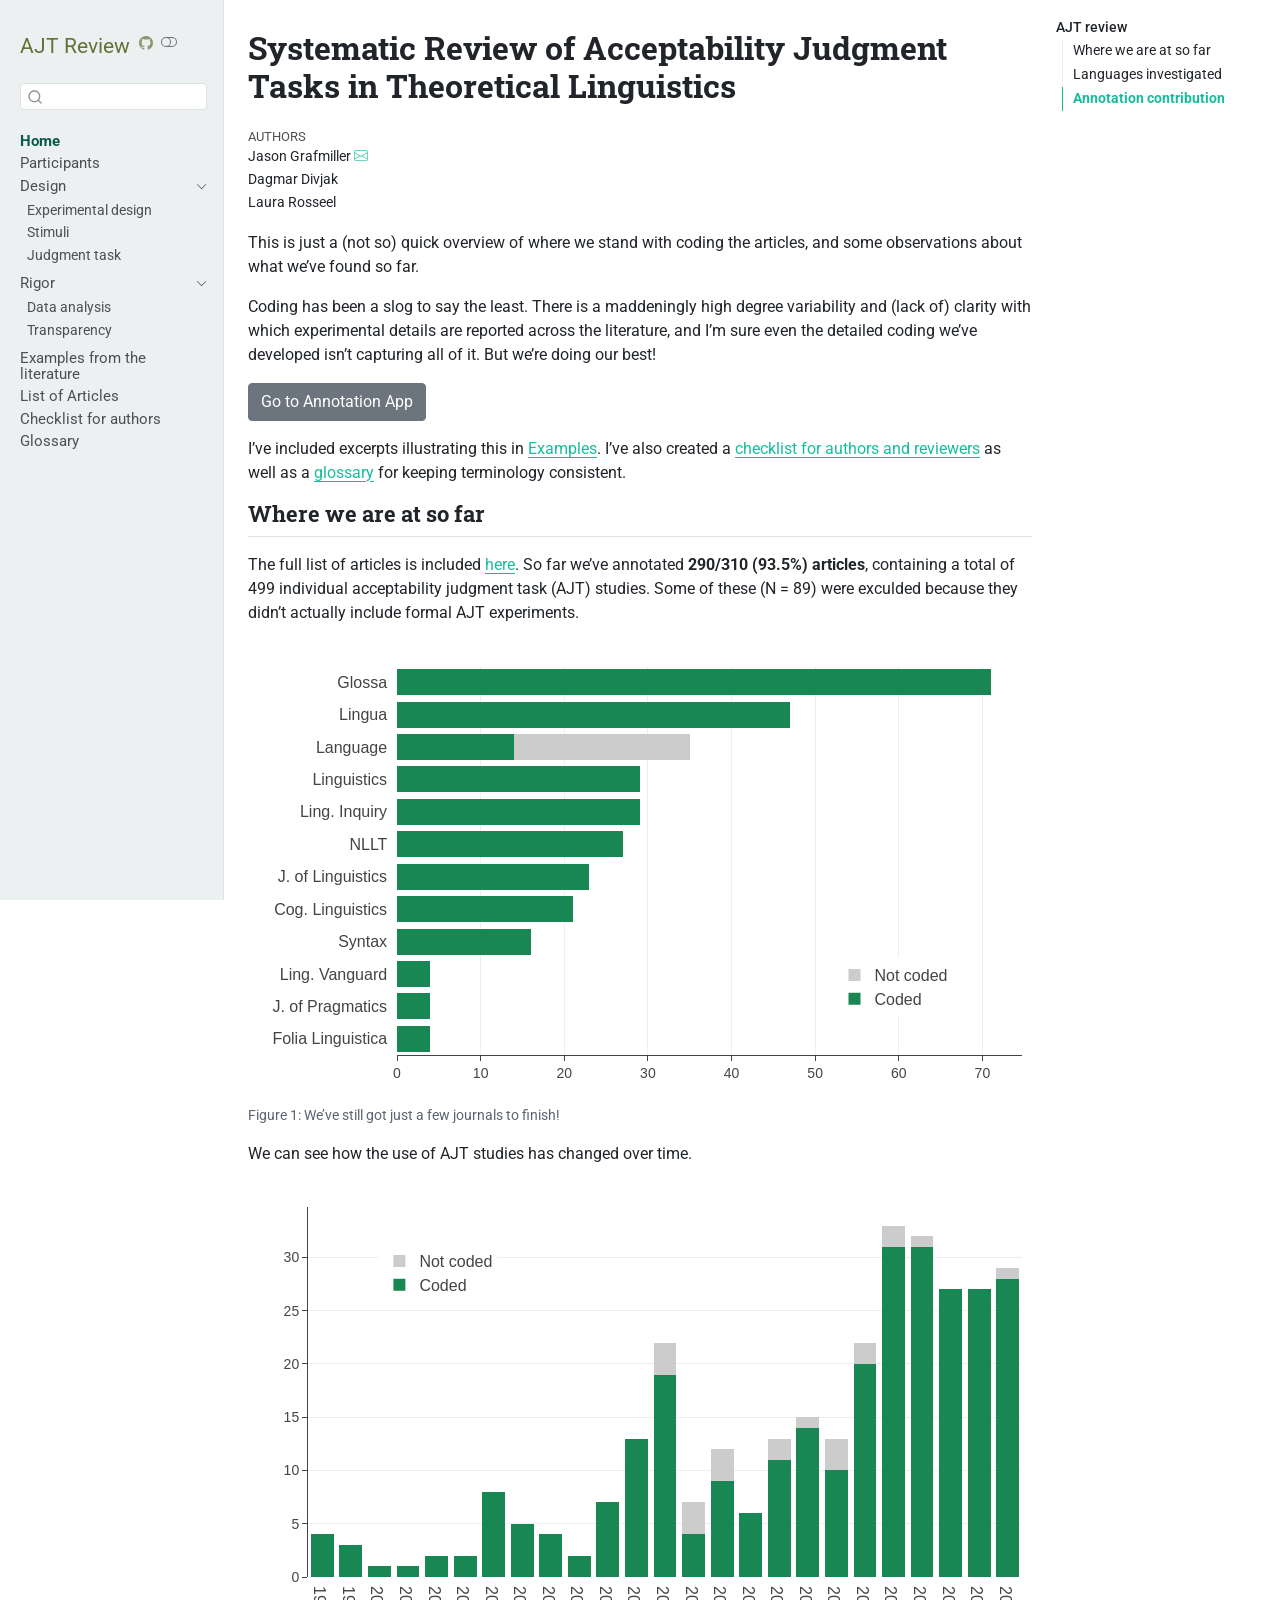
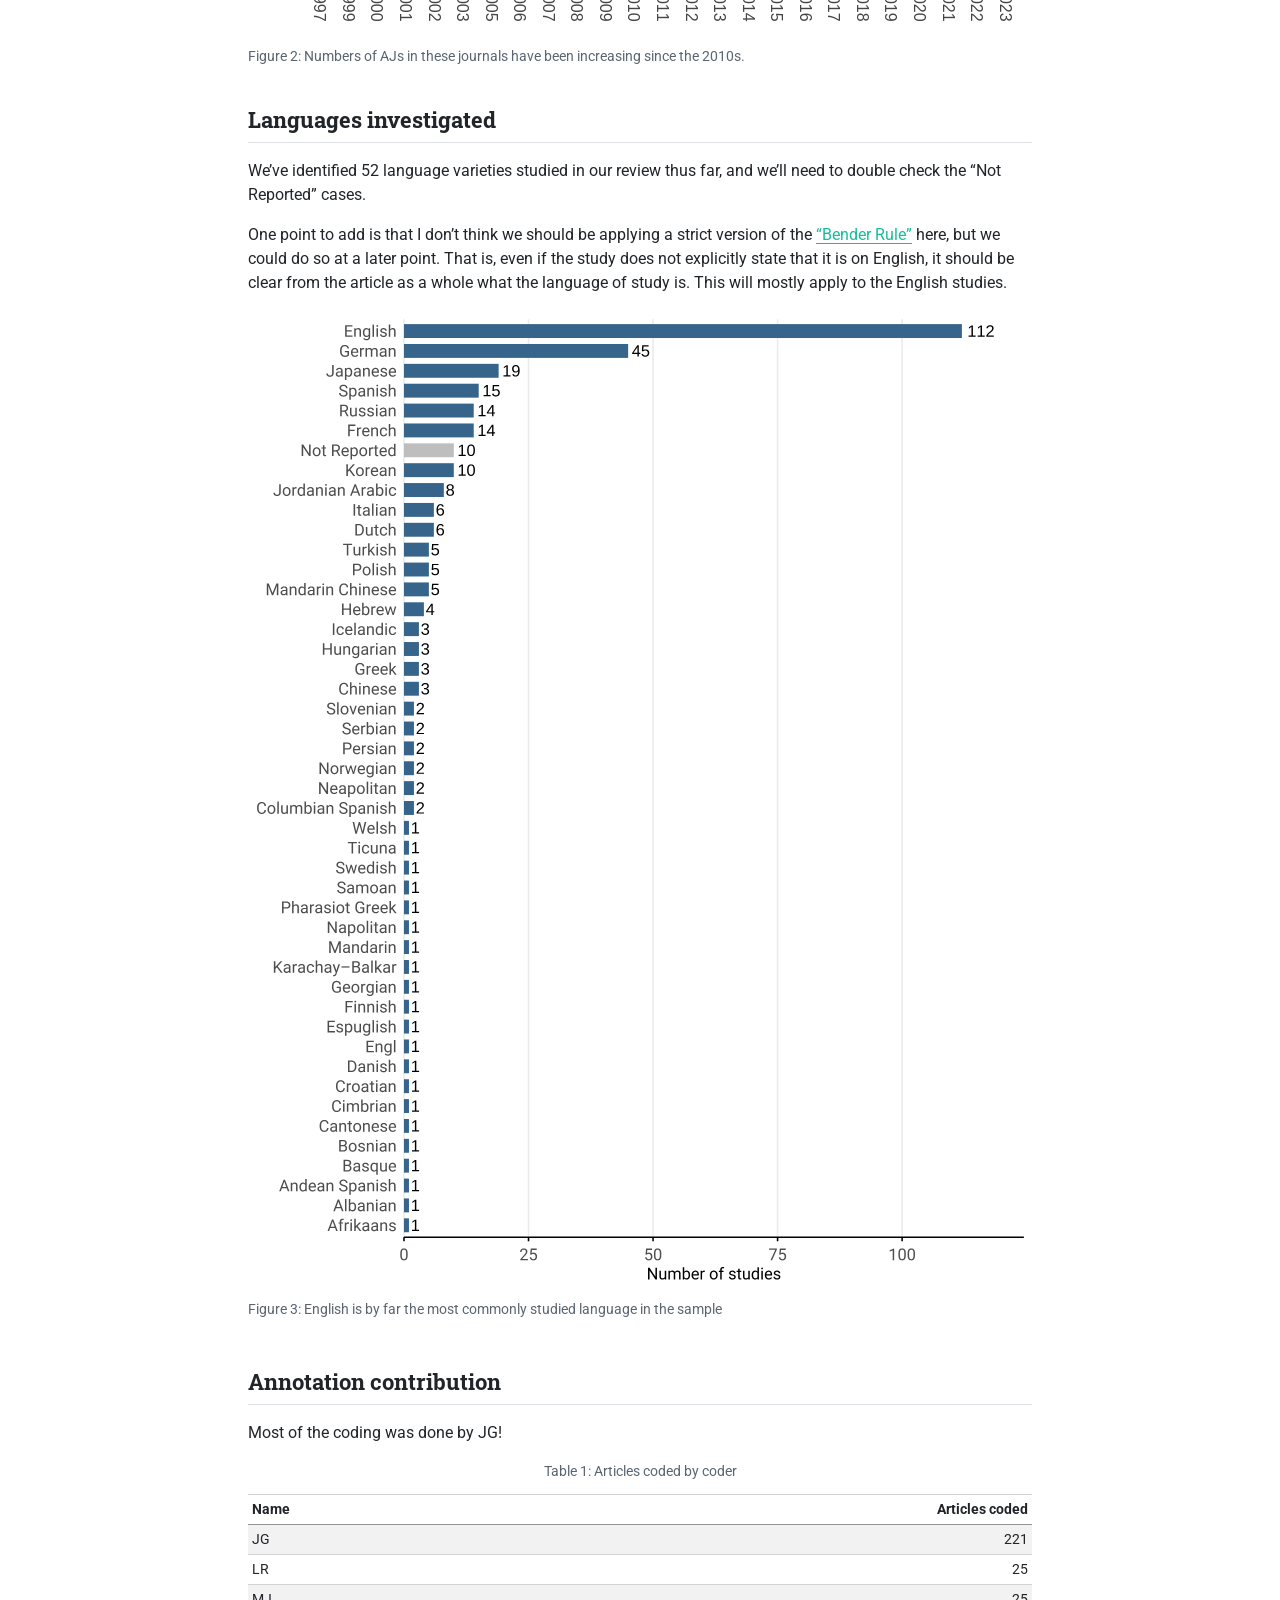
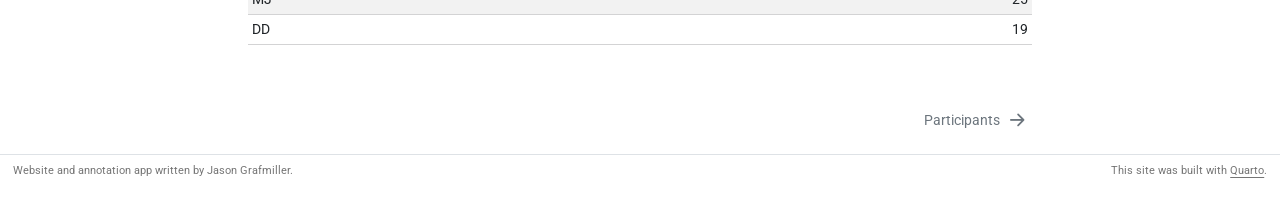
<file: docs/index.html>
<!DOCTYPE html>
<html xmlns="http://www.w3.org/1999/xhtml" lang="en" xml:lang="en"><head>

<meta charset="utf-8">
<meta name="generator" content="quarto-1.6.39">

<meta name="viewport" content="width=device-width, initial-scale=1.0, user-scalable=yes">

<meta name="author" content="Jason Grafmiller">
<meta name="author" content="Dagmar Divjak">
<meta name="author" content="Laura Rosseel">

<title>Systematic Review of Acceptability Judgment Tasks in Theoretical Linguistics</title>
<style>
code{white-space: pre-wrap;}
span.smallcaps{font-variant: small-caps;}
div.columns{display: flex; gap: min(4vw, 1.5em);}
div.column{flex: auto; overflow-x: auto;}
div.hanging-indent{margin-left: 1.5em; text-indent: -1.5em;}
ul.task-list{list-style: none;}
ul.task-list li input[type="checkbox"] {
  width: 0.8em;
  margin: 0 0.8em 0.2em -1em; /* quarto-specific, see https://github.com/quarto-dev/quarto-cli/issues/4556 */ 
  vertical-align: middle;
}
</style>


<script src="site_libs/quarto-nav/quarto-nav.js"></script>
<script src="site_libs/quarto-nav/headroom.min.js"></script>
<script src="site_libs/clipboard/clipboard.min.js"></script>
<script src="site_libs/quarto-search/autocomplete.umd.js"></script>
<script src="site_libs/quarto-search/fuse.min.js"></script>
<script src="site_libs/quarto-search/quarto-search.js"></script>
<meta name="quarto:offset" content="./">
<link href="./participants.html" rel="next">
<link href="./_images/UoBcrest.ico" rel="icon">
<script src="site_libs/quarto-html/quarto.js"></script>
<script src="site_libs/quarto-html/popper.min.js"></script>
<script src="site_libs/quarto-html/tippy.umd.min.js"></script>
<script src="site_libs/quarto-html/anchor.min.js"></script>
<link href="site_libs/quarto-html/tippy.css" rel="stylesheet">
<link href="site_libs/quarto-html/quarto-syntax-highlighting-e26003cea8cd680ca0c55a263523d882.css" rel="stylesheet" class="quarto-color-scheme" id="quarto-text-highlighting-styles">
<link href="site_libs/quarto-html/quarto-syntax-highlighting-dark-d166b450ba5a8e9f7a0ab969bf6592c1.css" rel="prefetch" class="quarto-color-scheme quarto-color-alternate" id="quarto-text-highlighting-styles">
<script src="site_libs/bootstrap/bootstrap.min.js"></script>
<link href="site_libs/bootstrap/bootstrap-icons.css" rel="stylesheet">
<link href="site_libs/bootstrap/bootstrap-764990ff1d585a3a10b7d22651232979.min.css" rel="stylesheet" append-hash="true" class="quarto-color-scheme" id="quarto-bootstrap" data-mode="light">
<link href="site_libs/bootstrap/bootstrap-dark-3ccdc8ba0f0515c40daf8a1a4c366d2c.min.css" rel="prefetch" append-hash="true" class="quarto-color-scheme quarto-color-alternate" id="quarto-bootstrap" data-mode="dark">
<script src="site_libs/quarto-contrib/glightbox/glightbox.min.js"></script>
<link href="site_libs/quarto-contrib/glightbox/glightbox.min.css" rel="stylesheet">
<link href="site_libs/quarto-contrib/glightbox/lightbox.css" rel="stylesheet">
<script id="quarto-search-options" type="application/json">{
  "location": "sidebar",
  "copy-button": false,
  "collapse-after": 3,
  "panel-placement": "start",
  "type": "textbox",
  "limit": 50,
  "keyboard-shortcut": [
    "f",
    "/",
    "s"
  ],
  "show-item-context": false,
  "language": {
    "search-no-results-text": "No results",
    "search-matching-documents-text": "matching documents",
    "search-copy-link-title": "Copy link to search",
    "search-hide-matches-text": "Hide additional matches",
    "search-more-match-text": "more match in this document",
    "search-more-matches-text": "more matches in this document",
    "search-clear-button-title": "Clear",
    "search-text-placeholder": "",
    "search-detached-cancel-button-title": "Cancel",
    "search-submit-button-title": "Submit",
    "search-label": "Search"
  }
}</script>
<link rel="preconnect" href="https://fonts.googleapis.com">
<link rel="preconnect" href="https://fonts.gstatic.com" crossorigin="">
<link href="https://fonts.googleapis.com/css2?family=Roboto+Serif:ital,opsz,wght@0,8..144,100;0,8..144,200;1,8..144,100;1,8..144,200&amp;family=Roboto+Slab:wght@100;200;300;400;500;600;700;800;900&amp;family=Roboto:ital,wght@0,100;0,300;0,400;0,500;0,700;0,900;1,100;1,300;1,400;1,500;1,700;1,900&amp;display=swap" rel="stylesheet">
<link href="site_libs/htmltools-fill-0.5.9/fill.css" rel="stylesheet">

<script src="site_libs/htmlwidgets-1.6.4/htmlwidgets.js"></script>

<script src="site_libs/plotly-binding-4.12.1/plotly.js"></script>

<script src="site_libs/typedarray-0.1/typedarray.min.js"></script>

<script src="site_libs/jquery-3.5.1/jquery.min.js"></script>

<link href="site_libs/crosstalk-1.2.2/css/crosstalk.min.css" rel="stylesheet">

<script src="site_libs/crosstalk-1.2.2/js/crosstalk.min.js"></script>

<link href="site_libs/plotly-htmlwidgets-css-2.25.2/plotly-htmlwidgets.css" rel="stylesheet">

<script src="site_libs/plotly-main-2.25.2/plotly-latest.min.js"></script>



<link rel="stylesheet" href="custom_bib.css">
</head>

<body class="nav-sidebar docked">

<div id="quarto-search-results"></div>
  <header id="quarto-header" class="headroom fixed-top">
  <nav class="quarto-secondary-nav">
    <div class="container-fluid d-flex">
      <button type="button" class="quarto-btn-toggle btn" data-bs-toggle="collapse" role="button" data-bs-target=".quarto-sidebar-collapse-item" aria-controls="quarto-sidebar" aria-expanded="false" aria-label="Toggle sidebar navigation" onclick="if (window.quartoToggleHeadroom) { window.quartoToggleHeadroom(); }">
        <i class="bi bi-layout-text-sidebar-reverse"></i>
      </button>
        <nav class="quarto-page-breadcrumbs" aria-label="breadcrumb"><ol class="breadcrumb"><li class="breadcrumb-item"><a href="./index.html">Home</a></li></ol></nav>
        <a class="flex-grow-1" role="navigation" data-bs-toggle="collapse" data-bs-target=".quarto-sidebar-collapse-item" aria-controls="quarto-sidebar" aria-expanded="false" aria-label="Toggle sidebar navigation" onclick="if (window.quartoToggleHeadroom) { window.quartoToggleHeadroom(); }">      
        </a>
      <button type="button" class="btn quarto-search-button" aria-label="Search" onclick="window.quartoOpenSearch();">
        <i class="bi bi-search"></i>
      </button>
    </div>
  </nav>
</header>
<!-- content -->
<div id="quarto-content" class="quarto-container page-columns page-rows-contents page-layout-article">
<!-- sidebar -->
  <nav id="quarto-sidebar" class="sidebar collapse collapse-horizontal quarto-sidebar-collapse-item sidebar-navigation docked overflow-auto">
    <div class="pt-lg-2 mt-2 text-left sidebar-header">
    <div class="sidebar-title mb-0 py-0">
      <a href="./">AJT Review</a> 
        <div class="sidebar-tools-main">
    <a href="https://github.com/jasongraf1/ajt_review" title="" class="quarto-navigation-tool px-1" aria-label=""><i class="bi bi-github"></i></a>
  <a href="" class="quarto-color-scheme-toggle quarto-navigation-tool  px-1" onclick="window.quartoToggleColorScheme(); return false;" title="Toggle dark mode"><i class="bi"></i></a>
</div>
    </div>
      </div>
        <div class="mt-2 flex-shrink-0 align-items-center">
        <div class="sidebar-search">
        <div id="quarto-search" class="" title="Search"></div>
        </div>
        </div>
    <div class="sidebar-menu-container"> 
    <ul class="list-unstyled mt-1">
        <li class="sidebar-item">
  <div class="sidebar-item-container"> 
  <a href="./index.html" class="sidebar-item-text sidebar-link active">
 <span class="menu-text">Home</span></a>
  </div>
</li>
        <li class="sidebar-item">
  <div class="sidebar-item-container"> 
  <a href="./participants.html" class="sidebar-item-text sidebar-link">
 <span class="menu-text">Participants</span></a>
  </div>
</li>
        <li class="sidebar-item sidebar-item-section">
      <div class="sidebar-item-container"> 
            <a class="sidebar-item-text sidebar-link text-start" data-bs-toggle="collapse" data-bs-target="#quarto-sidebar-section-1" role="navigation" aria-expanded="true">
 <span class="menu-text">Design</span></a>
          <a class="sidebar-item-toggle text-start" data-bs-toggle="collapse" data-bs-target="#quarto-sidebar-section-1" role="navigation" aria-expanded="true" aria-label="Toggle section">
            <i class="bi bi-chevron-right ms-2"></i>
          </a> 
      </div>
      <ul id="quarto-sidebar-section-1" class="collapse list-unstyled sidebar-section depth1 show">  
          <li class="sidebar-item">
  <div class="sidebar-item-container"> 
  <a href="./design.html" class="sidebar-item-text sidebar-link">
 <span class="menu-text">Experimental design</span></a>
  </div>
</li>
          <li class="sidebar-item">
  <div class="sidebar-item-container"> 
  <a href="./stimuli.html" class="sidebar-item-text sidebar-link">
 <span class="menu-text">Stimuli</span></a>
  </div>
</li>
          <li class="sidebar-item">
  <div class="sidebar-item-container"> 
  <a href="./task.html" class="sidebar-item-text sidebar-link">
 <span class="menu-text">Judgment task</span></a>
  </div>
</li>
      </ul>
  </li>
        <li class="sidebar-item sidebar-item-section">
      <div class="sidebar-item-container"> 
            <a class="sidebar-item-text sidebar-link text-start" data-bs-toggle="collapse" data-bs-target="#quarto-sidebar-section-2" role="navigation" aria-expanded="true">
 <span class="menu-text">Rigor</span></a>
          <a class="sidebar-item-toggle text-start" data-bs-toggle="collapse" data-bs-target="#quarto-sidebar-section-2" role="navigation" aria-expanded="true" aria-label="Toggle section">
            <i class="bi bi-chevron-right ms-2"></i>
          </a> 
      </div>
      <ul id="quarto-sidebar-section-2" class="collapse list-unstyled sidebar-section depth1 show">  
          <li class="sidebar-item">
  <div class="sidebar-item-container"> 
  <a href="./analysis.html" class="sidebar-item-text sidebar-link">
 <span class="menu-text">Data analysis</span></a>
  </div>
</li>
          <li class="sidebar-item">
  <div class="sidebar-item-container"> 
  <a href="./transparency.html" class="sidebar-item-text sidebar-link">
 <span class="menu-text">Transparency</span></a>
  </div>
</li>
      </ul>
  </li>
        <li class="sidebar-item">
  <div class="sidebar-item-container"> 
  <a href="./examples.html" class="sidebar-item-text sidebar-link">
 <span class="menu-text">Examples from the literature</span></a>
  </div>
</li>
        <li class="sidebar-item">
  <div class="sidebar-item-container"> 
  <a href="./references.html" class="sidebar-item-text sidebar-link">
 <span class="menu-text">List of Articles</span></a>
  </div>
</li>
        <li class="sidebar-item">
  <div class="sidebar-item-container"> 
  <a href="./checklist.html" class="sidebar-item-text sidebar-link">
 <span class="menu-text">Checklist for authors</span></a>
  </div>
</li>
        <li class="sidebar-item">
  <div class="sidebar-item-container"> 
  <a href="./glossary.html" class="sidebar-item-text sidebar-link">
 <span class="menu-text">Glossary</span></a>
  </div>
</li>
    </ul>
    </div>
</nav>
<div id="quarto-sidebar-glass" class="quarto-sidebar-collapse-item" data-bs-toggle="collapse" data-bs-target=".quarto-sidebar-collapse-item"></div>
<!-- margin-sidebar -->
    <div id="quarto-margin-sidebar" class="sidebar margin-sidebar">
        <nav id="TOC" role="doc-toc" class="toc-active">
    <h2 id="toc-title">AJT review</h2>
   
  <ul>
  <li><a href="#where-we-are-at-so-far" id="toc-where-we-are-at-so-far" class="nav-link active" data-scroll-target="#where-we-are-at-so-far">Where we are at so far</a></li>
  <li><a href="#sec-languages" id="toc-sec-languages" class="nav-link" data-scroll-target="#sec-languages">Languages investigated</a></li>
  <li><a href="#annotation-contribution" id="toc-annotation-contribution" class="nav-link" data-scroll-target="#annotation-contribution">Annotation contribution</a></li>
  </ul>
</nav>
    </div>
<!-- main -->
<main class="content" id="quarto-document-content">

<header id="title-block-header" class="quarto-title-block default">
<div class="quarto-title">
<h1 class="title">Systematic Review of Acceptability Judgment Tasks in Theoretical Linguistics</h1>
</div>



<div class="quarto-title-meta">

    <div>
    <div class="quarto-title-meta-heading">Authors</div>
    <div class="quarto-title-meta-contents">
             <p>Jason Grafmiller <a href="mailto:j.grafmiller@bham.ac.uk" class="quarto-title-author-email"><i class="bi bi-envelope"></i></a> </p>
             <p>Dagmar Divjak </p>
             <p>Laura Rosseel </p>
          </div>
  </div>
    
  
    
  </div>
  


</header>


<p>This is just a (not so) quick overview of where we stand with coding the articles, and some observations about what we’ve found so far.</p>
<p>Coding has been a slog to say the least. There is a maddeningly high degree variability and (lack of) clarity with which experimental details are reported across the literature, and I’m sure even the detailed coding we’ve developed isn’t capturing all of it. But we’re doing our best!</p>
<p><a href="https://jasongraf1-annotation-app.hf.space" class="btn btn-secondary" role="button" target="_blank">Go to Annotation App</a></p>
<p>I’ve included excerpts illustrating this in <a href="./examples.html">Examples</a>. I’ve also created a <a href="./checklist.html">checklist for authors and reviewers</a> as well as a <a href="./glossary.html">glossary</a> for keeping terminology consistent.</p>
<section id="where-we-are-at-so-far" class="level2">
<h2 class="anchored" data-anchor-id="where-we-are-at-so-far">Where we are at so far</h2>
<p>The full list of articles is included <a href="./references.html">here</a>. So far we’ve annotated <strong>290/310 (93.5%) articles</strong>, containing a total of 499 individual acceptability judgment task (AJT) studies. Some of these (N = 89) were exculded because they didn’t actually include formal AJT experiments.</p>
<div id="fig-art-by-journal" class="quarto-float quarto-figure quarto-figure-center anchored">
<figure class="quarto-float quarto-float-fig figure">
<div aria-describedby="fig-art-by-journal-caption-0ceaefa1-69ba-4598-a22c-09a6ac19f8ca">
<div class="cell" data-lightbox="false">
<div class="cell-output-display">
<div class="plotly html-widget html-fill-item" id="htmlwidget-dca32b839d2ea2ac6d05" style="width:100%;height:464px;"></div>
<script type="application/json" data-for="htmlwidget-dca32b839d2ea2ac6d05">{"x":{"visdat":{"5d4c534622f7":["function () ","plotlyVisDat"]},"cur_data":"5d4c534622f7","attrs":{"5d4c534622f7":{"x":{},"y":["Cog. Linguistics  ","Folia Linguistica  ","Glossa  ","J. of Linguistics  ","J. of Pragmatics  ","Language  ","Ling. Inquiry  ","Ling. Vanguard  ","Lingua  ","Linguistics  ","NLLT  ","Syntax  "],"orientation":"h","hovertemplate":"%{hovertext}<extra><\/extra>","hovertext":{},"name":"Coded","color":["#198754"],"alpha_stroke":1,"sizes":[10,100],"spans":[1,20],"type":"bar"},"5d4c534622f7.1":{"x":{},"y":["Cog. Linguistics  ","Folia Linguistica  ","Glossa  ","J. of Linguistics  ","J. of Pragmatics  ","Language  ","Ling. Inquiry  ","Ling. Vanguard  ","Lingua  ","Linguistics  ","NLLT  ","Syntax  "],"orientation":"h","hovertemplate":"%{hovertext}<extra><\/extra>","hovertext":{},"name":"Not coded","color":["grey80"],"alpha_stroke":1,"sizes":[10,100],"spans":[1,20],"type":"bar","inherit":true}},"layout":{"margin":{"b":40,"l":60,"t":25,"r":10},"barmode":"stack","yaxis":{"domain":[0,1],"automargin":true,"title":"","tickfont":{"size":16},"type":"category","categoryorder":"array","categoryarray":["Folia Linguistica  ","J. of Pragmatics  ","Ling. Vanguard  ","Syntax  ","Cog. Linguistics  ","J. of Linguistics  ","NLLT  ","Ling. Inquiry  ","Linguistics  ","Language  ","Lingua  ","Glossa  "]},"xaxis":{"domain":[0,1],"automargin":true,"title":"","showgrid":true,"showline":true,"zeroline":false,"ticks":"outside","tickfont":{"size":14}},"legend":{"x":0.69999999999999996,"y":0.10000000000000001,"font":{"size":16}},"autosize":true,"hovermode":"closest","showlegend":true},"source":"A","config":{"modeBarButtonsToAdd":["hoverclosest","hovercompare"],"showSendToCloud":false,"displayModeBar":false,"responsive":true},"data":[{"x":[21,4,71,23,4,14,29,4,47,29,27,16],"y":["Cog. Linguistics  ","Folia Linguistica  ","Glossa  ","J. of Linguistics  ","J. of Pragmatics  ","Language  ","Ling. Inquiry  ","Ling. Vanguard  ","Lingua  ","Linguistics  ","NLLT  ","Syntax  "],"orientation":"h","hovertemplate":["%{hovertext}<extra><\/extra>","%{hovertext}<extra><\/extra>","%{hovertext}<extra><\/extra>","%{hovertext}<extra><\/extra>","%{hovertext}<extra><\/extra>","%{hovertext}<extra><\/extra>","%{hovertext}<extra><\/extra>","%{hovertext}<extra><\/extra>","%{hovertext}<extra><\/extra>","%{hovertext}<extra><\/extra>","%{hovertext}<extra><\/extra>","%{hovertext}<extra><\/extra>"],"hovertext":["21 coded","4 coded","71 coded","23 coded","4 coded","14 coded","29 coded","4 coded","47 coded","29 coded","27 coded","16 coded"],"name":"Coded","type":"bar","marker":{"color":"rgba(25,135,84,1)","line":{"color":"rgba(25,135,84,1)"}},"textfont":{"color":"rgba(25,135,84,1)"},"error_y":{"color":"rgba(25,135,84,1)"},"error_x":{"color":"rgba(25,135,84,1)"},"xaxis":"x","yaxis":"y","frame":null},{"x":[0,0,0,0,0,21,0,0,0,0,0,0],"y":["Cog. Linguistics  ","Folia Linguistica  ","Glossa  ","J. of Linguistics  ","J. of Pragmatics  ","Language  ","Ling. Inquiry  ","Ling. Vanguard  ","Lingua  ","Linguistics  ","NLLT  ","Syntax  "],"orientation":"h","hovertemplate":["%{hovertext}<extra><\/extra>","%{hovertext}<extra><\/extra>","%{hovertext}<extra><\/extra>","%{hovertext}<extra><\/extra>","%{hovertext}<extra><\/extra>","%{hovertext}<extra><\/extra>","%{hovertext}<extra><\/extra>","%{hovertext}<extra><\/extra>","%{hovertext}<extra><\/extra>","%{hovertext}<extra><\/extra>","%{hovertext}<extra><\/extra>","%{hovertext}<extra><\/extra>"],"hovertext":["0 remaining","0 remaining","0 remaining","0 remaining","0 remaining","21 remaining","0 remaining","0 remaining","0 remaining","0 remaining","0 remaining","0 remaining"],"name":"Not coded","type":"bar","marker":{"color":"rgba(204,204,204,1)","line":{"color":"rgba(204,204,204,1)"}},"textfont":{"color":"rgba(204,204,204,1)"},"error_y":{"color":"rgba(204,204,204,1)"},"error_x":{"color":"rgba(204,204,204,1)"},"xaxis":"x","yaxis":"y","frame":null}],"highlight":{"on":"plotly_click","persistent":false,"dynamic":false,"selectize":false,"opacityDim":0.20000000000000001,"selected":{"opacity":1},"debounce":0},"shinyEvents":["plotly_hover","plotly_click","plotly_selected","plotly_relayout","plotly_brushed","plotly_brushing","plotly_clickannotation","plotly_doubleclick","plotly_deselect","plotly_afterplot","plotly_sunburstclick"],"base_url":"https://plot.ly"},"evals":[],"jsHooks":[]}</script>
</div>
</div>
</div>
<figcaption class="quarto-float-caption-bottom quarto-float-caption quarto-float-fig" id="fig-art-by-journal-caption-0ceaefa1-69ba-4598-a22c-09a6ac19f8ca">
Figure&nbsp;1: We’ve still got just a few journals to finish!
</figcaption>
</figure>
</div>
<p>We can see how the use of AJT studies has changed over time.</p>
<div class="cell">
<div id="fig-art-by-year" class="cell-output-display quarto-float quarto-figure quarto-figure-center anchored">
<figure class="quarto-float quarto-float-fig figure">
<div aria-describedby="fig-art-by-year-caption-0ceaefa1-69ba-4598-a22c-09a6ac19f8ca">
<div class="plotly html-widget html-fill-item" id="htmlwidget-d0ae8908dfbc474173ce" style="width:100%;height:464px;"></div>
<script type="application/json" data-for="htmlwidget-d0ae8908dfbc474173ce">{"x":{"visdat":{"5d4c54b11d4d":["function () ","plotlyVisDat"]},"cur_data":"5d4c54b11d4d","attrs":{"5d4c54b11d4d":{"y":{},"x":["1997","1999","2000","2001","2002","2003","2005","2006","2007","2008","2009","2010","2011","2012","2013","2014","2015","2016","2017","2018","2019","2020","2021","2022","2023"],"hovertemplate":"%{hovertext}<extra><\/extra>","hovertext":{},"name":"Coded","color":["#198754"],"alpha_stroke":1,"sizes":[10,100],"spans":[1,20],"type":"bar"},"5d4c54b11d4d.1":{"y":{},"x":["1997","1999","2000","2001","2002","2003","2005","2006","2007","2008","2009","2010","2011","2012","2013","2014","2015","2016","2017","2018","2019","2020","2021","2022","2023"],"hovertemplate":"%{hovertext}<extra><\/extra>","hovertext":{},"name":"Not coded","color":["grey80"],"alpha_stroke":1,"sizes":[10,100],"spans":[1,20],"type":"bar","inherit":true}},"layout":{"margin":{"b":40,"l":60,"t":25,"r":10},"barmode":"stack","xaxis":{"domain":[0,1],"automargin":true,"title":"","tickfont":{"size":16},"type":"category","categoryorder":"array","categoryarray":["1997","1999","2000","2001","2002","2003","2005","2006","2007","2008","2009","2010","2011","2012","2013","2014","2015","2016","2017","2018","2019","2020","2021","2022","2023"]},"yaxis":{"domain":[0,1],"automargin":true,"title":"","showgrid":true,"showline":true,"zeroline":false,"ticks":"outside","tickfont":{"size":14}},"legend":{"x":0.10000000000000001,"y":0.90000000000000002,"font":{"size":16}},"autosize":true,"hovermode":"closest","showlegend":true},"source":"A","config":{"modeBarButtonsToAdd":["hoverclosest","hovercompare"],"showSendToCloud":false,"displayModeBar":false,"responsive":true},"data":[{"y":[4,3,1,1,2,2,8,5,4,2,7,13,19,4,9,6,11,14,10,20,31,31,27,27,28],"x":["1997","1999","2000","2001","2002","2003","2005","2006","2007","2008","2009","2010","2011","2012","2013","2014","2015","2016","2017","2018","2019","2020","2021","2022","2023"],"hovertemplate":["%{hovertext}<extra><\/extra>","%{hovertext}<extra><\/extra>","%{hovertext}<extra><\/extra>","%{hovertext}<extra><\/extra>","%{hovertext}<extra><\/extra>","%{hovertext}<extra><\/extra>","%{hovertext}<extra><\/extra>","%{hovertext}<extra><\/extra>","%{hovertext}<extra><\/extra>","%{hovertext}<extra><\/extra>","%{hovertext}<extra><\/extra>","%{hovertext}<extra><\/extra>","%{hovertext}<extra><\/extra>","%{hovertext}<extra><\/extra>","%{hovertext}<extra><\/extra>","%{hovertext}<extra><\/extra>","%{hovertext}<extra><\/extra>","%{hovertext}<extra><\/extra>","%{hovertext}<extra><\/extra>","%{hovertext}<extra><\/extra>","%{hovertext}<extra><\/extra>","%{hovertext}<extra><\/extra>","%{hovertext}<extra><\/extra>","%{hovertext}<extra><\/extra>","%{hovertext}<extra><\/extra>"],"hovertext":["4 coded","3 coded","1 coded","1 coded","2 coded","2 coded","8 coded","5 coded","4 coded","2 coded","7 coded","13 coded","19 coded","4 coded","9 coded","6 coded","11 coded","14 coded","10 coded","20 coded","31 coded","31 coded","27 coded","27 coded","28 coded"],"name":"Coded","type":"bar","marker":{"color":"rgba(25,135,84,1)","line":{"color":"rgba(25,135,84,1)"}},"textfont":{"color":"rgba(25,135,84,1)"},"error_y":{"color":"rgba(25,135,84,1)"},"error_x":{"color":"rgba(25,135,84,1)"},"xaxis":"x","yaxis":"y","frame":null},{"y":[0,0,0,0,0,0,0,0,0,0,0,0,3,3,3,0,2,1,3,2,2,1,0,0,1],"x":["1997","1999","2000","2001","2002","2003","2005","2006","2007","2008","2009","2010","2011","2012","2013","2014","2015","2016","2017","2018","2019","2020","2021","2022","2023"],"hovertemplate":["%{hovertext}<extra><\/extra>","%{hovertext}<extra><\/extra>","%{hovertext}<extra><\/extra>","%{hovertext}<extra><\/extra>","%{hovertext}<extra><\/extra>","%{hovertext}<extra><\/extra>","%{hovertext}<extra><\/extra>","%{hovertext}<extra><\/extra>","%{hovertext}<extra><\/extra>","%{hovertext}<extra><\/extra>","%{hovertext}<extra><\/extra>","%{hovertext}<extra><\/extra>","%{hovertext}<extra><\/extra>","%{hovertext}<extra><\/extra>","%{hovertext}<extra><\/extra>","%{hovertext}<extra><\/extra>","%{hovertext}<extra><\/extra>","%{hovertext}<extra><\/extra>","%{hovertext}<extra><\/extra>","%{hovertext}<extra><\/extra>","%{hovertext}<extra><\/extra>","%{hovertext}<extra><\/extra>","%{hovertext}<extra><\/extra>","%{hovertext}<extra><\/extra>","%{hovertext}<extra><\/extra>"],"hovertext":["0 remaining","0 remaining","0 remaining","0 remaining","0 remaining","0 remaining","0 remaining","0 remaining","0 remaining","0 remaining","0 remaining","0 remaining","3 remaining","3 remaining","3 remaining","0 remaining","2 remaining","1 remaining","3 remaining","2 remaining","2 remaining","1 remaining","0 remaining","0 remaining","1 remaining"],"name":"Not coded","type":"bar","marker":{"color":"rgba(204,204,204,1)","line":{"color":"rgba(204,204,204,1)"}},"textfont":{"color":"rgba(204,204,204,1)"},"error_y":{"color":"rgba(204,204,204,1)"},"error_x":{"color":"rgba(204,204,204,1)"},"xaxis":"x","yaxis":"y","frame":null}],"highlight":{"on":"plotly_click","persistent":false,"dynamic":false,"selectize":false,"opacityDim":0.20000000000000001,"selected":{"opacity":1},"debounce":0},"shinyEvents":["plotly_hover","plotly_click","plotly_selected","plotly_relayout","plotly_brushed","plotly_brushing","plotly_clickannotation","plotly_doubleclick","plotly_deselect","plotly_afterplot","plotly_sunburstclick"],"base_url":"https://plot.ly"},"evals":[],"jsHooks":[]}</script>
</div>
<figcaption class="quarto-float-caption-bottom quarto-float-caption quarto-float-fig" id="fig-art-by-year-caption-0ceaefa1-69ba-4598-a22c-09a6ac19f8ca">
Figure&nbsp;2: Numbers of AJs in these journals have been increasing since the 2010s.
</figcaption>
</figure>
</div>
</div>
</section>
<section id="sec-languages" class="level2">
<h2 class="anchored" data-anchor-id="sec-languages">Languages investigated</h2>
<p>We’ve identified 52 language varieties studied in our review thus far, and we’ll need to double check the “Not Reported” cases.</p>
<p>One point to add is that I don’t think we should be applying a strict version of the <a href="https://thegradient.pub/the-benderrule-on-naming-the-languages-we-study-and-why-it-matters/">“Bender Rule”</a> here, but we could do so at a later point. That is, even if the study does not explicitly state that it is on English, it should be clear from the article as a whole what the language of study is. This will mostly apply to the English studies.</p>
<div class="cell">
<div class="cell-output-display">
<div id="fig-languages" class="quarto-float quarto-figure quarto-figure-center anchored">
<figure class="quarto-float quarto-float-fig figure">
<div aria-describedby="fig-languages-caption-0ceaefa1-69ba-4598-a22c-09a6ac19f8ca">
<a href="index_files/figure-html/fig-languages-1.svg" class="lightbox" data-gallery="quarto-lightbox-gallery-1" title="Figure&nbsp;3: English is by far the most commonly studied language in the sample"><img src="index_files/figure-html/fig-languages-1.svg" class="img-fluid figure-img" width="2400"></a>
</div>
<figcaption class="quarto-float-caption-bottom quarto-float-caption quarto-float-fig" id="fig-languages-caption-0ceaefa1-69ba-4598-a22c-09a6ac19f8ca">
Figure&nbsp;3: English is by far the most commonly studied language in the sample
</figcaption>
</figure>
</div>
</div>
</div>
</section>
<section id="annotation-contribution" class="level2">
<h2 class="anchored" data-anchor-id="annotation-contribution">Annotation contribution</h2>
<p>Most of the coding was done by JG!</p>
<div class="cell">
<div id="tbl-coder-summary" class="cell quarto-float quarto-figure quarto-figure-center anchored">
<figure class="quarto-float quarto-float-tbl figure">
<figcaption class="quarto-float-caption-top quarto-float-caption quarto-float-tbl" id="tbl-coder-summary-caption-0ceaefa1-69ba-4598-a22c-09a6ac19f8ca">
Table&nbsp;1: Articles coded by coder
</figcaption>
<div aria-describedby="tbl-coder-summary-caption-0ceaefa1-69ba-4598-a22c-09a6ac19f8ca">
<div class="cell-output-display">
<table class="do-not-create-environment cell caption-top table table-sm table-striped small">
<thead>
<tr class="header">
<th style="text-align: left;">Name</th>
<th style="text-align: right;">Articles coded</th>
</tr>
</thead>
<tbody>
<tr class="odd">
<td style="text-align: left;">JG</td>
<td style="text-align: right;">221</td>
</tr>
<tr class="even">
<td style="text-align: left;">LR</td>
<td style="text-align: right;">25</td>
</tr>
<tr class="odd">
<td style="text-align: left;">MJ</td>
<td style="text-align: right;">25</td>
</tr>
<tr class="even">
<td style="text-align: left;">DD</td>
<td style="text-align: right;">19</td>
</tr>
</tbody>
</table>
</div>
</div>
</figure>
</div>
</div>


</section>

</main> <!-- /main -->
<script id="quarto-html-after-body" type="application/javascript">
window.document.addEventListener("DOMContentLoaded", function (event) {
  const toggleBodyColorMode = (bsSheetEl) => {
    const mode = bsSheetEl.getAttribute("data-mode");
    const bodyEl = window.document.querySelector("body");
    if (mode === "dark") {
      bodyEl.classList.add("quarto-dark");
      bodyEl.classList.remove("quarto-light");
    } else {
      bodyEl.classList.add("quarto-light");
      bodyEl.classList.remove("quarto-dark");
    }
  }
  const toggleBodyColorPrimary = () => {
    const bsSheetEl = window.document.querySelector("link#quarto-bootstrap");
    if (bsSheetEl) {
      toggleBodyColorMode(bsSheetEl);
    }
  }
  toggleBodyColorPrimary();  
  const disableStylesheet = (stylesheets) => {
    for (let i=0; i < stylesheets.length; i++) {
      const stylesheet = stylesheets[i];
      stylesheet.rel = 'prefetch';
    }
  }
  const enableStylesheet = (stylesheets) => {
    for (let i=0; i < stylesheets.length; i++) {
      const stylesheet = stylesheets[i];
      stylesheet.rel = 'stylesheet';
    }
  }
  const manageTransitions = (selector, allowTransitions) => {
    const els = window.document.querySelectorAll(selector);
    for (let i=0; i < els.length; i++) {
      const el = els[i];
      if (allowTransitions) {
        el.classList.remove('notransition');
      } else {
        el.classList.add('notransition');
      }
    }
  }
  const toggleGiscusIfUsed = (isAlternate, darkModeDefault) => {
    const baseTheme = document.querySelector('#giscus-base-theme')?.value ?? 'light';
    const alternateTheme = document.querySelector('#giscus-alt-theme')?.value ?? 'dark';
    let newTheme = '';
    if(darkModeDefault) {
      newTheme = isAlternate ? baseTheme : alternateTheme;
    } else {
      newTheme = isAlternate ? alternateTheme : baseTheme;
    }
    const changeGiscusTheme = () => {
      // From: https://github.com/giscus/giscus/issues/336
      const sendMessage = (message) => {
        const iframe = document.querySelector('iframe.giscus-frame');
        if (!iframe) return;
        iframe.contentWindow.postMessage({ giscus: message }, 'https://giscus.app');
      }
      sendMessage({
        setConfig: {
          theme: newTheme
        }
      });
    }
    const isGiscussLoaded = window.document.querySelector('iframe.giscus-frame') !== null;
    if (isGiscussLoaded) {
      changeGiscusTheme();
    }
  }
  const toggleColorMode = (alternate) => {
    // Switch the stylesheets
    const alternateStylesheets = window.document.querySelectorAll('link.quarto-color-scheme.quarto-color-alternate');
    manageTransitions('#quarto-margin-sidebar .nav-link', false);
    if (alternate) {
      enableStylesheet(alternateStylesheets);
      for (const sheetNode of alternateStylesheets) {
        if (sheetNode.id === "quarto-bootstrap") {
          toggleBodyColorMode(sheetNode);
        }
      }
    } else {
      disableStylesheet(alternateStylesheets);
      toggleBodyColorPrimary();
    }
    manageTransitions('#quarto-margin-sidebar .nav-link', true);
    // Switch the toggles
    const toggles = window.document.querySelectorAll('.quarto-color-scheme-toggle');
    for (let i=0; i < toggles.length; i++) {
      const toggle = toggles[i];
      if (toggle) {
        if (alternate) {
          toggle.classList.add("alternate");     
        } else {
          toggle.classList.remove("alternate");
        }
      }
    }
    // Hack to workaround the fact that safari doesn't
    // properly recolor the scrollbar when toggling (#1455)
    if (navigator.userAgent.indexOf('Safari') > 0 && navigator.userAgent.indexOf('Chrome') == -1) {
      manageTransitions("body", false);
      window.scrollTo(0, 1);
      setTimeout(() => {
        window.scrollTo(0, 0);
        manageTransitions("body", true);
      }, 40);  
    }
  }
  const isFileUrl = () => { 
    return window.location.protocol === 'file:';
  }
  const hasAlternateSentinel = () => {  
    let styleSentinel = getColorSchemeSentinel();
    if (styleSentinel !== null) {
      return styleSentinel === "alternate";
    } else {
      return false;
    }
  }
  const setStyleSentinel = (alternate) => {
    const value = alternate ? "alternate" : "default";
    if (!isFileUrl()) {
      window.localStorage.setItem("quarto-color-scheme", value);
    } else {
      localAlternateSentinel = value;
    }
  }
  const getColorSchemeSentinel = () => {
    if (!isFileUrl()) {
      const storageValue = window.localStorage.getItem("quarto-color-scheme");
      return storageValue != null ? storageValue : localAlternateSentinel;
    } else {
      return localAlternateSentinel;
    }
  }
  const darkModeDefault = false;
  let localAlternateSentinel = darkModeDefault ? 'alternate' : 'default';
  // Dark / light mode switch
  window.quartoToggleColorScheme = () => {
    // Read the current dark / light value 
    let toAlternate = !hasAlternateSentinel();
    toggleColorMode(toAlternate);
    setStyleSentinel(toAlternate);
    toggleGiscusIfUsed(toAlternate, darkModeDefault);
  };
  // Ensure there is a toggle, if there isn't float one in the top right
  if (window.document.querySelector('.quarto-color-scheme-toggle') === null) {
    const a = window.document.createElement('a');
    a.classList.add('top-right');
    a.classList.add('quarto-color-scheme-toggle');
    a.href = "";
    a.onclick = function() { try { window.quartoToggleColorScheme(); } catch {} return false; };
    const i = window.document.createElement("i");
    i.classList.add('bi');
    a.appendChild(i);
    window.document.body.appendChild(a);
  }
  // Switch to dark mode if need be
  if (hasAlternateSentinel()) {
    toggleColorMode(true);
  } else {
    toggleColorMode(false);
  }
  const icon = "";
  const anchorJS = new window.AnchorJS();
  anchorJS.options = {
    placement: 'right',
    icon: icon
  };
  anchorJS.add('.anchored');
  const isCodeAnnotation = (el) => {
    for (const clz of el.classList) {
      if (clz.startsWith('code-annotation-')) {                     
        return true;
      }
    }
    return false;
  }
  const onCopySuccess = function(e) {
    // button target
    const button = e.trigger;
    // don't keep focus
    button.blur();
    // flash "checked"
    button.classList.add('code-copy-button-checked');
    var currentTitle = button.getAttribute("title");
    button.setAttribute("title", "Copied!");
    let tooltip;
    if (window.bootstrap) {
      button.setAttribute("data-bs-toggle", "tooltip");
      button.setAttribute("data-bs-placement", "left");
      button.setAttribute("data-bs-title", "Copied!");
      tooltip = new bootstrap.Tooltip(button, 
        { trigger: "manual", 
          customClass: "code-copy-button-tooltip",
          offset: [0, -8]});
      tooltip.show();    
    }
    setTimeout(function() {
      if (tooltip) {
        tooltip.hide();
        button.removeAttribute("data-bs-title");
        button.removeAttribute("data-bs-toggle");
        button.removeAttribute("data-bs-placement");
      }
      button.setAttribute("title", currentTitle);
      button.classList.remove('code-copy-button-checked');
    }, 1000);
    // clear code selection
    e.clearSelection();
  }
  const getTextToCopy = function(trigger) {
      const codeEl = trigger.previousElementSibling.cloneNode(true);
      for (const childEl of codeEl.children) {
        if (isCodeAnnotation(childEl)) {
          childEl.remove();
        }
      }
      return codeEl.innerText;
  }
  const clipboard = new window.ClipboardJS('.code-copy-button:not([data-in-quarto-modal])', {
    text: getTextToCopy
  });
  clipboard.on('success', onCopySuccess);
  if (window.document.getElementById('quarto-embedded-source-code-modal')) {
    const clipboardModal = new window.ClipboardJS('.code-copy-button[data-in-quarto-modal]', {
      text: getTextToCopy,
      container: window.document.getElementById('quarto-embedded-source-code-modal')
    });
    clipboardModal.on('success', onCopySuccess);
  }
    var localhostRegex = new RegExp(/^(?:http|https):\/\/localhost\:?[0-9]*\//);
    var mailtoRegex = new RegExp(/^mailto:/);
      var filterRegex = new RegExp("https:\/\/jasongraf1\.github\.io\/ajt_review\/");
    var isInternal = (href) => {
        return filterRegex.test(href) || localhostRegex.test(href) || mailtoRegex.test(href);
    }
    // Inspect non-navigation links and adorn them if external
 	var links = window.document.querySelectorAll('a[href]:not(.nav-link):not(.navbar-brand):not(.toc-action):not(.sidebar-link):not(.sidebar-item-toggle):not(.pagination-link):not(.no-external):not([aria-hidden]):not(.dropdown-item):not(.quarto-navigation-tool):not(.about-link)');
    for (var i=0; i<links.length; i++) {
      const link = links[i];
      if (!isInternal(link.href)) {
        // undo the damage that might have been done by quarto-nav.js in the case of
        // links that we want to consider external
        if (link.dataset.originalHref !== undefined) {
          link.href = link.dataset.originalHref;
        }
      }
    }
  function tippyHover(el, contentFn, onTriggerFn, onUntriggerFn) {
    const config = {
      allowHTML: true,
      maxWidth: 500,
      delay: 100,
      arrow: false,
      appendTo: function(el) {
          return el.parentElement;
      },
      interactive: true,
      interactiveBorder: 10,
      theme: 'quarto',
      placement: 'bottom-start',
    };
    if (contentFn) {
      config.content = contentFn;
    }
    if (onTriggerFn) {
      config.onTrigger = onTriggerFn;
    }
    if (onUntriggerFn) {
      config.onUntrigger = onUntriggerFn;
    }
    window.tippy(el, config); 
  }
  const noterefs = window.document.querySelectorAll('a[role="doc-noteref"]');
  for (var i=0; i<noterefs.length; i++) {
    const ref = noterefs[i];
    tippyHover(ref, function() {
      // use id or data attribute instead here
      let href = ref.getAttribute('data-footnote-href') || ref.getAttribute('href');
      try { href = new URL(href).hash; } catch {}
      const id = href.replace(/^#\/?/, "");
      const note = window.document.getElementById(id);
      if (note) {
        return note.innerHTML;
      } else {
        return "";
      }
    });
  }
  const xrefs = window.document.querySelectorAll('a.quarto-xref');
  const processXRef = (id, note) => {
    // Strip column container classes
    const stripColumnClz = (el) => {
      el.classList.remove("page-full", "page-columns");
      if (el.children) {
        for (const child of el.children) {
          stripColumnClz(child);
        }
      }
    }
    stripColumnClz(note)
    if (id === null || id.startsWith('sec-')) {
      // Special case sections, only their first couple elements
      const container = document.createElement("div");
      if (note.children && note.children.length > 2) {
        container.appendChild(note.children[0].cloneNode(true));
        for (let i = 1; i < note.children.length; i++) {
          const child = note.children[i];
          if (child.tagName === "P" && child.innerText === "") {
            continue;
          } else {
            container.appendChild(child.cloneNode(true));
            break;
          }
        }
        if (window.Quarto?.typesetMath) {
          window.Quarto.typesetMath(container);
        }
        return container.innerHTML
      } else {
        if (window.Quarto?.typesetMath) {
          window.Quarto.typesetMath(note);
        }
        return note.innerHTML;
      }
    } else {
      // Remove any anchor links if they are present
      const anchorLink = note.querySelector('a.anchorjs-link');
      if (anchorLink) {
        anchorLink.remove();
      }
      if (window.Quarto?.typesetMath) {
        window.Quarto.typesetMath(note);
      }
      if (note.classList.contains("callout")) {
        return note.outerHTML;
      } else {
        return note.innerHTML;
      }
    }
  }
  for (var i=0; i<xrefs.length; i++) {
    const xref = xrefs[i];
    tippyHover(xref, undefined, function(instance) {
      instance.disable();
      let url = xref.getAttribute('href');
      let hash = undefined; 
      if (url.startsWith('#')) {
        hash = url;
      } else {
        try { hash = new URL(url).hash; } catch {}
      }
      if (hash) {
        const id = hash.replace(/^#\/?/, "");
        const note = window.document.getElementById(id);
        if (note !== null) {
          try {
            const html = processXRef(id, note.cloneNode(true));
            instance.setContent(html);
          } finally {
            instance.enable();
            instance.show();
          }
        } else {
          // See if we can fetch this
          fetch(url.split('#')[0])
          .then(res => res.text())
          .then(html => {
            const parser = new DOMParser();
            const htmlDoc = parser.parseFromString(html, "text/html");
            const note = htmlDoc.getElementById(id);
            if (note !== null) {
              const html = processXRef(id, note);
              instance.setContent(html);
            } 
          }).finally(() => {
            instance.enable();
            instance.show();
          });
        }
      } else {
        // See if we can fetch a full url (with no hash to target)
        // This is a special case and we should probably do some content thinning / targeting
        fetch(url)
        .then(res => res.text())
        .then(html => {
          const parser = new DOMParser();
          const htmlDoc = parser.parseFromString(html, "text/html");
          const note = htmlDoc.querySelector('main.content');
          if (note !== null) {
            // This should only happen for chapter cross references
            // (since there is no id in the URL)
            // remove the first header
            if (note.children.length > 0 && note.children[0].tagName === "HEADER") {
              note.children[0].remove();
            }
            const html = processXRef(null, note);
            instance.setContent(html);
          } 
        }).finally(() => {
          instance.enable();
          instance.show();
        });
      }
    }, function(instance) {
    });
  }
      let selectedAnnoteEl;
      const selectorForAnnotation = ( cell, annotation) => {
        let cellAttr = 'data-code-cell="' + cell + '"';
        let lineAttr = 'data-code-annotation="' +  annotation + '"';
        const selector = 'span[' + cellAttr + '][' + lineAttr + ']';
        return selector;
      }
      const selectCodeLines = (annoteEl) => {
        const doc = window.document;
        const targetCell = annoteEl.getAttribute("data-target-cell");
        const targetAnnotation = annoteEl.getAttribute("data-target-annotation");
        const annoteSpan = window.document.querySelector(selectorForAnnotation(targetCell, targetAnnotation));
        const lines = annoteSpan.getAttribute("data-code-lines").split(",");
        const lineIds = lines.map((line) => {
          return targetCell + "-" + line;
        })
        let top = null;
        let height = null;
        let parent = null;
        if (lineIds.length > 0) {
            //compute the position of the single el (top and bottom and make a div)
            const el = window.document.getElementById(lineIds[0]);
            top = el.offsetTop;
            height = el.offsetHeight;
            parent = el.parentElement.parentElement;
          if (lineIds.length > 1) {
            const lastEl = window.document.getElementById(lineIds[lineIds.length - 1]);
            const bottom = lastEl.offsetTop + lastEl.offsetHeight;
            height = bottom - top;
          }
          if (top !== null && height !== null && parent !== null) {
            // cook up a div (if necessary) and position it 
            let div = window.document.getElementById("code-annotation-line-highlight");
            if (div === null) {
              div = window.document.createElement("div");
              div.setAttribute("id", "code-annotation-line-highlight");
              div.style.position = 'absolute';
              parent.appendChild(div);
            }
            div.style.top = top - 2 + "px";
            div.style.height = height + 4 + "px";
            div.style.left = 0;
            let gutterDiv = window.document.getElementById("code-annotation-line-highlight-gutter");
            if (gutterDiv === null) {
              gutterDiv = window.document.createElement("div");
              gutterDiv.setAttribute("id", "code-annotation-line-highlight-gutter");
              gutterDiv.style.position = 'absolute';
              const codeCell = window.document.getElementById(targetCell);
              const gutter = codeCell.querySelector('.code-annotation-gutter');
              gutter.appendChild(gutterDiv);
            }
            gutterDiv.style.top = top - 2 + "px";
            gutterDiv.style.height = height + 4 + "px";
          }
          selectedAnnoteEl = annoteEl;
        }
      };
      const unselectCodeLines = () => {
        const elementsIds = ["code-annotation-line-highlight", "code-annotation-line-highlight-gutter"];
        elementsIds.forEach((elId) => {
          const div = window.document.getElementById(elId);
          if (div) {
            div.remove();
          }
        });
        selectedAnnoteEl = undefined;
      };
        // Handle positioning of the toggle
    window.addEventListener(
      "resize",
      throttle(() => {
        elRect = undefined;
        if (selectedAnnoteEl) {
          selectCodeLines(selectedAnnoteEl);
        }
      }, 10)
    );
    function throttle(fn, ms) {
    let throttle = false;
    let timer;
      return (...args) => {
        if(!throttle) { // first call gets through
            fn.apply(this, args);
            throttle = true;
        } else { // all the others get throttled
            if(timer) clearTimeout(timer); // cancel #2
            timer = setTimeout(() => {
              fn.apply(this, args);
              timer = throttle = false;
            }, ms);
        }
      };
    }
      // Attach click handler to the DT
      const annoteDls = window.document.querySelectorAll('dt[data-target-cell]');
      for (const annoteDlNode of annoteDls) {
        annoteDlNode.addEventListener('click', (event) => {
          const clickedEl = event.target;
          if (clickedEl !== selectedAnnoteEl) {
            unselectCodeLines();
            const activeEl = window.document.querySelector('dt[data-target-cell].code-annotation-active');
            if (activeEl) {
              activeEl.classList.remove('code-annotation-active');
            }
            selectCodeLines(clickedEl);
            clickedEl.classList.add('code-annotation-active');
          } else {
            // Unselect the line
            unselectCodeLines();
            clickedEl.classList.remove('code-annotation-active');
          }
        });
      }
  const findCites = (el) => {
    const parentEl = el.parentElement;
    if (parentEl) {
      const cites = parentEl.dataset.cites;
      if (cites) {
        return {
          el,
          cites: cites.split(' ')
        };
      } else {
        return findCites(el.parentElement)
      }
    } else {
      return undefined;
    }
  };
  var bibliorefs = window.document.querySelectorAll('a[role="doc-biblioref"]');
  for (var i=0; i<bibliorefs.length; i++) {
    const ref = bibliorefs[i];
    const citeInfo = findCites(ref);
    if (citeInfo) {
      tippyHover(citeInfo.el, function() {
        var popup = window.document.createElement('div');
        citeInfo.cites.forEach(function(cite) {
          var citeDiv = window.document.createElement('div');
          citeDiv.classList.add('hanging-indent');
          citeDiv.classList.add('csl-entry');
          var biblioDiv = window.document.getElementById('ref-' + cite);
          if (biblioDiv) {
            citeDiv.innerHTML = biblioDiv.innerHTML;
          }
          popup.appendChild(citeDiv);
        });
        return popup.innerHTML;
      });
    }
  }
});
</script>
<nav class="page-navigation">
  <div class="nav-page nav-page-previous">
  </div>
  <div class="nav-page nav-page-next">
      <a href="./participants.html" class="pagination-link" aria-label="Participants">
        <span class="nav-page-text">Participants</span> <i class="bi bi-arrow-right-short"></i>
      </a>
  </div>
</nav>
</div> <!-- /content -->
<footer class="footer">
  <div class="nav-footer">
    <div class="nav-footer-left">
<p>Website and annotation app written by Jason Grafmiller.</p>
</div>   
    <div class="nav-footer-center">
      &nbsp;
    </div>
    <div class="nav-footer-right">
<p>This site was built with <a href="https://quarto.org/">Quarto</a>.</p>
</div>
  </div>
</footer>
<script>var lightboxQuarto = GLightbox({"closeEffect":"zoom","descPosition":"bottom","loop":false,"openEffect":"zoom","selector":".lightbox"});
(function() {
  let previousOnload = window.onload;
  window.onload = () => {
    if (previousOnload) {
      previousOnload();
    }
    lightboxQuarto.on('slide_before_load', (data) => {
      const { slideIndex, slideNode, slideConfig, player, trigger } = data;
      const href = trigger.getAttribute('href');
      if (href !== null) {
        const imgEl = window.document.querySelector(`a[href="${href}"] img`);
        if (imgEl !== null) {
          const srcAttr = imgEl.getAttribute("src");
          if (srcAttr && srcAttr.startsWith("data:")) {
            slideConfig.href = srcAttr;
          }
        }
      } 
    });
  
    lightboxQuarto.on('slide_after_load', (data) => {
      const { slideIndex, slideNode, slideConfig, player, trigger } = data;
      if (window.Quarto?.typesetMath) {
        window.Quarto.typesetMath(slideNode);
      }
    });
  
  };
  
})();
          </script>




</body></html>
</file>
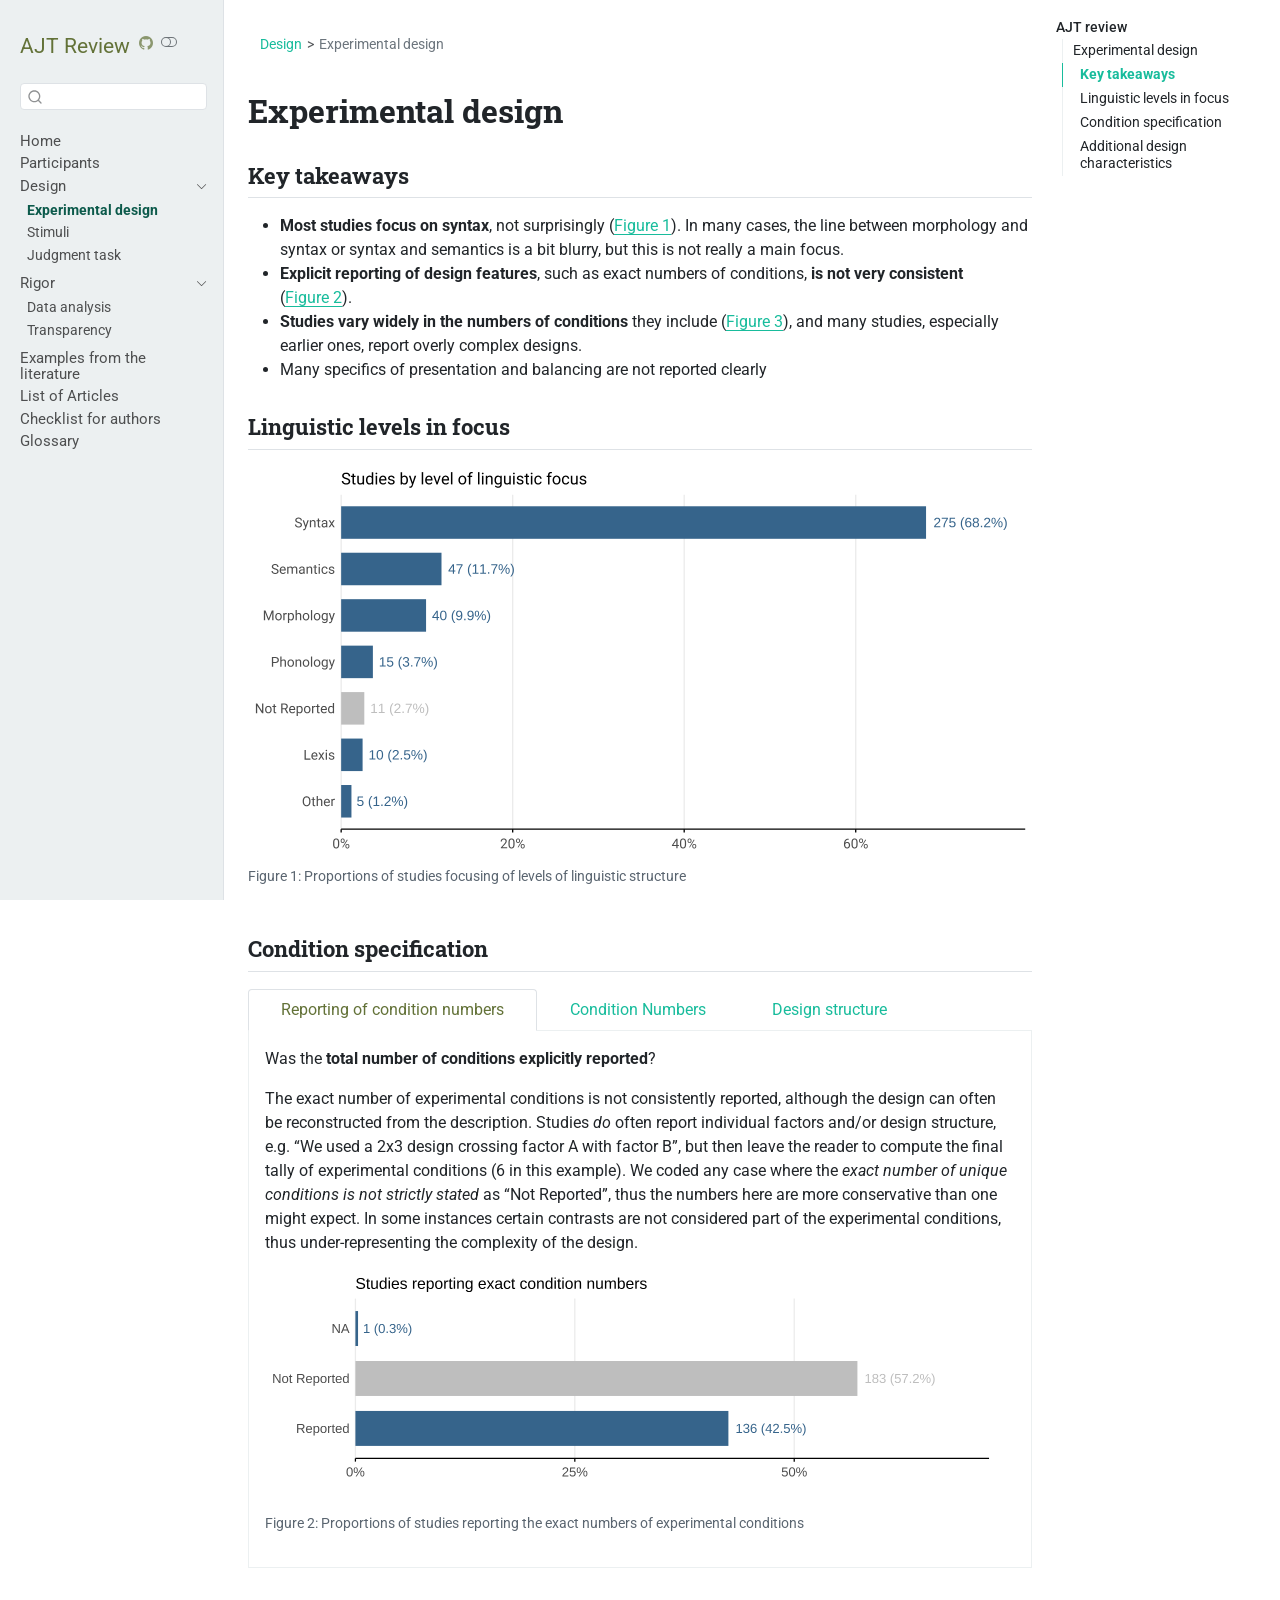
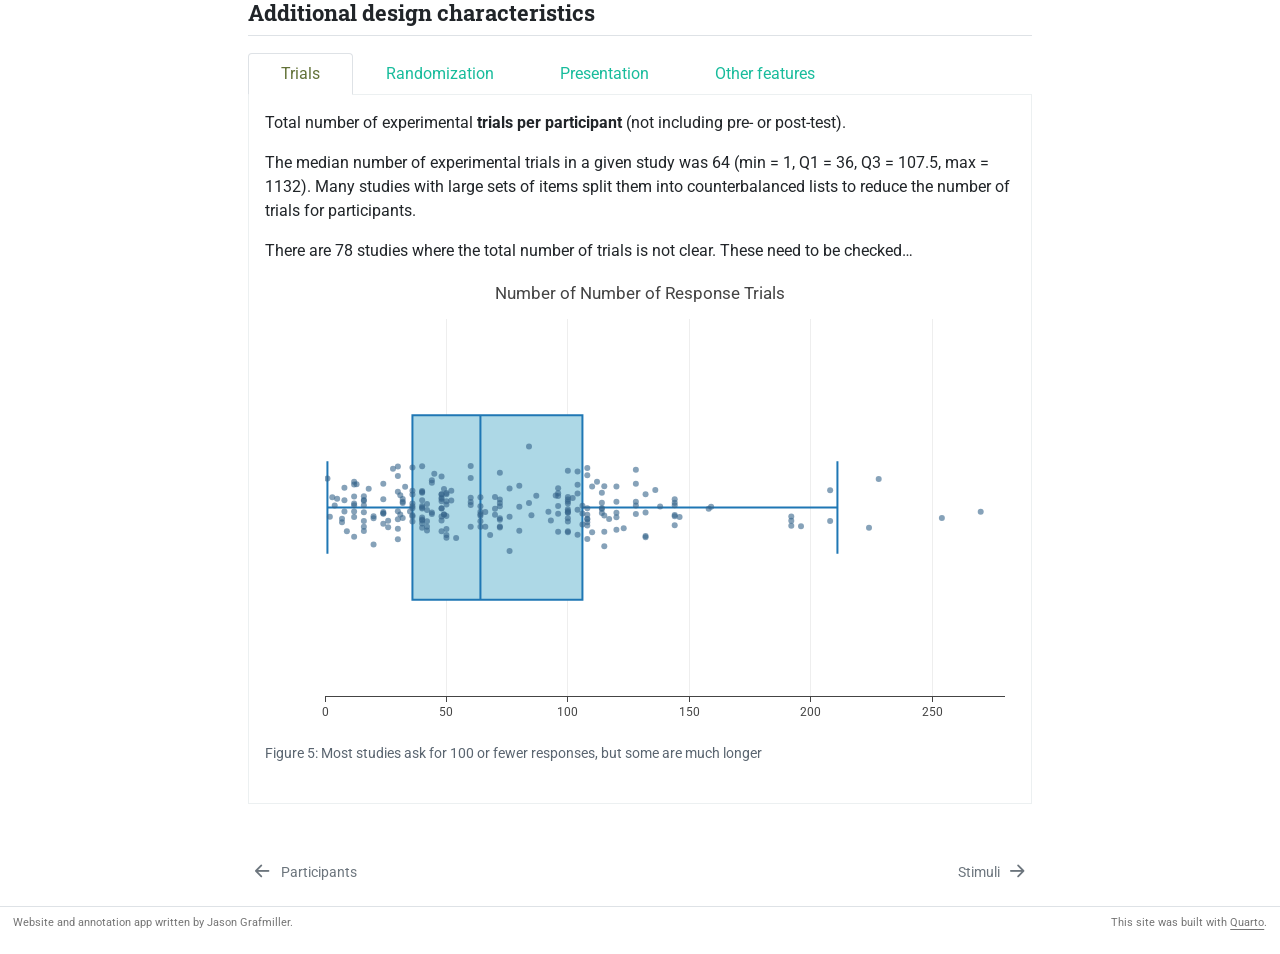
<file: docs/design.html>
<!DOCTYPE html>
<html xmlns="http://www.w3.org/1999/xhtml" lang="en" xml:lang="en"><head>

<meta charset="utf-8">
<meta name="generator" content="quarto-1.6.39">

<meta name="viewport" content="width=device-width, initial-scale=1.0, user-scalable=yes">


<title>design – Systematic Review of Acceptability Judgment Tasks in Theoretical Linguistics</title>
<style>
code{white-space: pre-wrap;}
span.smallcaps{font-variant: small-caps;}
div.columns{display: flex; gap: min(4vw, 1.5em);}
div.column{flex: auto; overflow-x: auto;}
div.hanging-indent{margin-left: 1.5em; text-indent: -1.5em;}
ul.task-list{list-style: none;}
ul.task-list li input[type="checkbox"] {
  width: 0.8em;
  margin: 0 0.8em 0.2em -1em; /* quarto-specific, see https://github.com/quarto-dev/quarto-cli/issues/4556 */ 
  vertical-align: middle;
}
</style>


<script src="site_libs/quarto-nav/quarto-nav.js"></script>
<script src="site_libs/quarto-nav/headroom.min.js"></script>
<script src="site_libs/clipboard/clipboard.min.js"></script>
<script src="site_libs/quarto-search/autocomplete.umd.js"></script>
<script src="site_libs/quarto-search/fuse.min.js"></script>
<script src="site_libs/quarto-search/quarto-search.js"></script>
<meta name="quarto:offset" content="./">
<link href="./stimuli.html" rel="next">
<link href="./participants.html" rel="prev">
<link href="./_images/UoBcrest.ico" rel="icon">
<script src="site_libs/quarto-html/quarto.js"></script>
<script src="site_libs/quarto-html/popper.min.js"></script>
<script src="site_libs/quarto-html/tippy.umd.min.js"></script>
<script src="site_libs/quarto-html/anchor.min.js"></script>
<link href="site_libs/quarto-html/tippy.css" rel="stylesheet">
<link href="site_libs/quarto-html/quarto-syntax-highlighting-e26003cea8cd680ca0c55a263523d882.css" rel="stylesheet" class="quarto-color-scheme" id="quarto-text-highlighting-styles">
<link href="site_libs/quarto-html/quarto-syntax-highlighting-dark-d166b450ba5a8e9f7a0ab969bf6592c1.css" rel="prefetch" class="quarto-color-scheme quarto-color-alternate" id="quarto-text-highlighting-styles">
<script src="site_libs/bootstrap/bootstrap.min.js"></script>
<link href="site_libs/bootstrap/bootstrap-icons.css" rel="stylesheet">
<link href="site_libs/bootstrap/bootstrap-764990ff1d585a3a10b7d22651232979.min.css" rel="stylesheet" append-hash="true" class="quarto-color-scheme" id="quarto-bootstrap" data-mode="light">
<link href="site_libs/bootstrap/bootstrap-dark-3ccdc8ba0f0515c40daf8a1a4c366d2c.min.css" rel="prefetch" append-hash="true" class="quarto-color-scheme quarto-color-alternate" id="quarto-bootstrap" data-mode="dark">
<script src="site_libs/quarto-contrib/glightbox/glightbox.min.js"></script>
<link href="site_libs/quarto-contrib/glightbox/glightbox.min.css" rel="stylesheet">
<link href="site_libs/quarto-contrib/glightbox/lightbox.css" rel="stylesheet">
<script id="quarto-search-options" type="application/json">{
  "location": "sidebar",
  "copy-button": false,
  "collapse-after": 3,
  "panel-placement": "start",
  "type": "textbox",
  "limit": 50,
  "keyboard-shortcut": [
    "f",
    "/",
    "s"
  ],
  "show-item-context": false,
  "language": {
    "search-no-results-text": "No results",
    "search-matching-documents-text": "matching documents",
    "search-copy-link-title": "Copy link to search",
    "search-hide-matches-text": "Hide additional matches",
    "search-more-match-text": "more match in this document",
    "search-more-matches-text": "more matches in this document",
    "search-clear-button-title": "Clear",
    "search-text-placeholder": "",
    "search-detached-cancel-button-title": "Cancel",
    "search-submit-button-title": "Submit",
    "search-label": "Search"
  }
}</script>
<link rel="preconnect" href="https://fonts.googleapis.com">
<link rel="preconnect" href="https://fonts.gstatic.com" crossorigin="">
<link href="https://fonts.googleapis.com/css2?family=Roboto+Serif:ital,opsz,wght@0,8..144,100;0,8..144,200;1,8..144,100;1,8..144,200&amp;family=Roboto+Slab:wght@100;200;300;400;500;600;700;800;900&amp;family=Roboto:ital,wght@0,100;0,300;0,400;0,500;0,700;0,900;1,100;1,300;1,400;1,500;1,700;1,900&amp;display=swap" rel="stylesheet">
<link href="site_libs/htmltools-fill-0.5.9/fill.css" rel="stylesheet">

<script src="site_libs/htmlwidgets-1.6.4/htmlwidgets.js"></script>

<script src="site_libs/plotly-binding-4.12.1/plotly.js"></script>

<script src="site_libs/typedarray-0.1/typedarray.min.js"></script>

<script src="site_libs/jquery-3.5.1/jquery.min.js"></script>

<link href="site_libs/crosstalk-1.2.2/css/crosstalk.min.css" rel="stylesheet">

<script src="site_libs/crosstalk-1.2.2/js/crosstalk.min.js"></script>

<link href="site_libs/plotly-htmlwidgets-css-2.25.2/plotly-htmlwidgets.css" rel="stylesheet">

<script src="site_libs/plotly-main-2.25.2/plotly-latest.min.js"></script>



<link rel="stylesheet" href="custom_bib.css">
</head>

<body class="nav-sidebar docked">

<div id="quarto-search-results"></div>
  <header id="quarto-header" class="headroom fixed-top">
  <nav class="quarto-secondary-nav">
    <div class="container-fluid d-flex">
      <button type="button" class="quarto-btn-toggle btn" data-bs-toggle="collapse" role="button" data-bs-target=".quarto-sidebar-collapse-item" aria-controls="quarto-sidebar" aria-expanded="false" aria-label="Toggle sidebar navigation" onclick="if (window.quartoToggleHeadroom) { window.quartoToggleHeadroom(); }">
        <i class="bi bi-layout-text-sidebar-reverse"></i>
      </button>
        <nav class="quarto-page-breadcrumbs" aria-label="breadcrumb"><ol class="breadcrumb"><li class="breadcrumb-item"><a href="./design.html">Design</a></li><li class="breadcrumb-item"><a href="./design.html">Experimental design</a></li></ol></nav>
        <a class="flex-grow-1" role="navigation" data-bs-toggle="collapse" data-bs-target=".quarto-sidebar-collapse-item" aria-controls="quarto-sidebar" aria-expanded="false" aria-label="Toggle sidebar navigation" onclick="if (window.quartoToggleHeadroom) { window.quartoToggleHeadroom(); }">      
        </a>
      <button type="button" class="btn quarto-search-button" aria-label="Search" onclick="window.quartoOpenSearch();">
        <i class="bi bi-search"></i>
      </button>
    </div>
  </nav>
</header>
<!-- content -->
<div id="quarto-content" class="quarto-container page-columns page-rows-contents page-layout-article">
<!-- sidebar -->
  <nav id="quarto-sidebar" class="sidebar collapse collapse-horizontal quarto-sidebar-collapse-item sidebar-navigation docked overflow-auto">
    <div class="pt-lg-2 mt-2 text-left sidebar-header">
    <div class="sidebar-title mb-0 py-0">
      <a href="./">AJT Review</a> 
        <div class="sidebar-tools-main">
    <a href="https://github.com/jasongraf1/ajt_review" title="" class="quarto-navigation-tool px-1" aria-label=""><i class="bi bi-github"></i></a>
  <a href="" class="quarto-color-scheme-toggle quarto-navigation-tool  px-1" onclick="window.quartoToggleColorScheme(); return false;" title="Toggle dark mode"><i class="bi"></i></a>
</div>
    </div>
      </div>
        <div class="mt-2 flex-shrink-0 align-items-center">
        <div class="sidebar-search">
        <div id="quarto-search" class="" title="Search"></div>
        </div>
        </div>
    <div class="sidebar-menu-container"> 
    <ul class="list-unstyled mt-1">
        <li class="sidebar-item">
  <div class="sidebar-item-container"> 
  <a href="./index.html" class="sidebar-item-text sidebar-link">
 <span class="menu-text">Home</span></a>
  </div>
</li>
        <li class="sidebar-item">
  <div class="sidebar-item-container"> 
  <a href="./participants.html" class="sidebar-item-text sidebar-link">
 <span class="menu-text">Participants</span></a>
  </div>
</li>
        <li class="sidebar-item sidebar-item-section">
      <div class="sidebar-item-container"> 
            <a class="sidebar-item-text sidebar-link text-start" data-bs-toggle="collapse" data-bs-target="#quarto-sidebar-section-1" role="navigation" aria-expanded="true">
 <span class="menu-text">Design</span></a>
          <a class="sidebar-item-toggle text-start" data-bs-toggle="collapse" data-bs-target="#quarto-sidebar-section-1" role="navigation" aria-expanded="true" aria-label="Toggle section">
            <i class="bi bi-chevron-right ms-2"></i>
          </a> 
      </div>
      <ul id="quarto-sidebar-section-1" class="collapse list-unstyled sidebar-section depth1 show">  
          <li class="sidebar-item">
  <div class="sidebar-item-container"> 
  <a href="./design.html" class="sidebar-item-text sidebar-link active">
 <span class="menu-text">Experimental design</span></a>
  </div>
</li>
          <li class="sidebar-item">
  <div class="sidebar-item-container"> 
  <a href="./stimuli.html" class="sidebar-item-text sidebar-link">
 <span class="menu-text">Stimuli</span></a>
  </div>
</li>
          <li class="sidebar-item">
  <div class="sidebar-item-container"> 
  <a href="./task.html" class="sidebar-item-text sidebar-link">
 <span class="menu-text">Judgment task</span></a>
  </div>
</li>
      </ul>
  </li>
        <li class="sidebar-item sidebar-item-section">
      <div class="sidebar-item-container"> 
            <a class="sidebar-item-text sidebar-link text-start" data-bs-toggle="collapse" data-bs-target="#quarto-sidebar-section-2" role="navigation" aria-expanded="true">
 <span class="menu-text">Rigor</span></a>
          <a class="sidebar-item-toggle text-start" data-bs-toggle="collapse" data-bs-target="#quarto-sidebar-section-2" role="navigation" aria-expanded="true" aria-label="Toggle section">
            <i class="bi bi-chevron-right ms-2"></i>
          </a> 
      </div>
      <ul id="quarto-sidebar-section-2" class="collapse list-unstyled sidebar-section depth1 show">  
          <li class="sidebar-item">
  <div class="sidebar-item-container"> 
  <a href="./analysis.html" class="sidebar-item-text sidebar-link">
 <span class="menu-text">Data analysis</span></a>
  </div>
</li>
          <li class="sidebar-item">
  <div class="sidebar-item-container"> 
  <a href="./transparency.html" class="sidebar-item-text sidebar-link">
 <span class="menu-text">Transparency</span></a>
  </div>
</li>
      </ul>
  </li>
        <li class="sidebar-item">
  <div class="sidebar-item-container"> 
  <a href="./examples.html" class="sidebar-item-text sidebar-link">
 <span class="menu-text">Examples from the literature</span></a>
  </div>
</li>
        <li class="sidebar-item">
  <div class="sidebar-item-container"> 
  <a href="./references.html" class="sidebar-item-text sidebar-link">
 <span class="menu-text">List of Articles</span></a>
  </div>
</li>
        <li class="sidebar-item">
  <div class="sidebar-item-container"> 
  <a href="./checklist.html" class="sidebar-item-text sidebar-link">
 <span class="menu-text">Checklist for authors</span></a>
  </div>
</li>
        <li class="sidebar-item">
  <div class="sidebar-item-container"> 
  <a href="./glossary.html" class="sidebar-item-text sidebar-link">
 <span class="menu-text">Glossary</span></a>
  </div>
</li>
    </ul>
    </div>
</nav>
<div id="quarto-sidebar-glass" class="quarto-sidebar-collapse-item" data-bs-toggle="collapse" data-bs-target=".quarto-sidebar-collapse-item"></div>
<!-- margin-sidebar -->
    <div id="quarto-margin-sidebar" class="sidebar margin-sidebar">
        <nav id="TOC" role="doc-toc" class="toc-active">
    <h2 id="toc-title">AJT review</h2>
   
  <ul>
  <li><a href="#sec-design" id="toc-sec-design" class="nav-link active" data-scroll-target="#sec-design">Experimental design</a>
  <ul class="collapse">
  <li><a href="#key-takeaways" id="toc-key-takeaways" class="nav-link" data-scroll-target="#key-takeaways">Key takeaways</a></li>
  <li><a href="#linguistic-levels-in-focus" id="toc-linguistic-levels-in-focus" class="nav-link" data-scroll-target="#linguistic-levels-in-focus">Linguistic levels in focus</a></li>
  <li><a href="#condition-specification" id="toc-condition-specification" class="nav-link" data-scroll-target="#condition-specification">Condition specification</a></li>
  <li><a href="#sec-other-design" id="toc-sec-other-design" class="nav-link" data-scroll-target="#sec-other-design">Additional design characteristics</a></li>
  </ul></li>
  </ul>
</nav>
    </div>
<!-- main -->
<main class="content" id="quarto-document-content"><header id="title-block-header" class="quarto-title-block"><nav class="quarto-page-breadcrumbs quarto-title-breadcrumbs d-none d-lg-block" aria-label="breadcrumb"><ol class="breadcrumb"><li class="breadcrumb-item"><a href="./design.html">Design</a></li><li class="breadcrumb-item"><a href="./design.html">Experimental design</a></li></ol></nav></header>




<section id="sec-design" class="level1">
<h1>Experimental design</h1>
<section id="key-takeaways" class="level2">
<h2 class="anchored" data-anchor-id="key-takeaways">Key takeaways</h2>
<ul>
<li><strong>Most studies focus on syntax</strong>, not surprisingly (<a href="#fig-phenom" class="quarto-xref">Figure&nbsp;1</a>). In many cases, the line between morphology and syntax or syntax and semantics is a bit blurry, but this is not really a main focus.</li>
<li><strong>Explicit reporting of design features</strong>, such as exact numbers of conditions, <strong>is not very consistent</strong> (<a href="#fig-des-perc-rep" class="quarto-xref">Figure&nbsp;2</a>).</li>
<li><strong>Studies vary widely in the numbers of conditions</strong> they include (<a href="#fig-cond-boxplot" class="quarto-xref">Figure&nbsp;3</a>), and many studies, especially earlier ones, report overly complex designs.</li>
<li>Many specifics of presentation and balancing are not reported clearly</li>
</ul>
</section>
<section id="linguistic-levels-in-focus" class="level2">
<h2 class="anchored" data-anchor-id="linguistic-levels-in-focus">Linguistic levels in focus</h2>
<div class="cell">
<div class="cell-output-display">
<div id="fig-phenom" class="quarto-float quarto-figure quarto-figure-center anchored">
<figure class="quarto-float quarto-float-fig figure">
<div aria-describedby="fig-phenom-caption-0ceaefa1-69ba-4598-a22c-09a6ac19f8ca">
<a href="design_files/figure-html/fig-phenom-1.svg" class="lightbox" data-gallery="quarto-lightbox-gallery-1" title="Figure&nbsp;1: Proportions of studies focusing of levels of linguistic structure"><img src="design_files/figure-html/fig-phenom-1.svg" class="img-fluid figure-img" width="2400"></a>
</div>
<figcaption class="quarto-float-caption-bottom quarto-float-caption quarto-float-fig" id="fig-phenom-caption-0ceaefa1-69ba-4598-a22c-09a6ac19f8ca">
Figure&nbsp;1: Proportions of studies focusing of levels of linguistic structure
</figcaption>
</figure>
</div>
</div>
</div>
</section>
<section id="condition-specification" class="level2">
<h2 class="anchored" data-anchor-id="condition-specification">Condition specification</h2>
<div class="tabset-margin-container"></div><div class="panel-tabset">
<ul class="nav nav-tabs" role="tablist"><li class="nav-item" role="presentation"><a class="nav-link active" id="tabset-1-1-tab" data-bs-toggle="tab" data-bs-target="#tabset-1-1" role="tab" aria-controls="tabset-1-1" aria-selected="true" aria-current="page">Reporting of condition numbers</a></li><li class="nav-item" role="presentation"><a class="nav-link" id="tabset-1-2-tab" data-bs-toggle="tab" data-bs-target="#tabset-1-2" role="tab" aria-controls="tabset-1-2" aria-selected="false">Condition Numbers</a></li><li class="nav-item" role="presentation"><a class="nav-link" id="tabset-1-3-tab" data-bs-toggle="tab" data-bs-target="#tabset-1-3" role="tab" aria-controls="tabset-1-3" aria-selected="false">Design structure</a></li></ul>
<div class="tab-content">
<div id="tabset-1-1" class="tab-pane active" role="tabpanel" aria-labelledby="tabset-1-1-tab">
<p>Was the <strong>total number of conditions explicitly reported</strong>?</p>
<p>The exact number of experimental conditions is not consistently reported, although the design can often be reconstructed from the description. Studies <em>do</em> often report individual factors and/or design structure, e.g.&nbsp;“We used a 2x3 design crossing factor A with factor B”, but then leave the reader to compute the final tally of experimental conditions (6 in this example). We coded any case where the <em>exact number of unique conditions is not strictly stated</em> as “Not Reported”, thus the numbers here are more conservative than one might expect. In some instances certain contrasts are not considered part of the experimental conditions, thus under-representing the complexity of the design.</p>
<div class="cell">
<div class="cell-output-display">
<div id="fig-des-perc-rep" class="quarto-float quarto-figure quarto-figure-center anchored">
<figure class="quarto-float quarto-float-fig figure">
<div aria-describedby="fig-des-perc-rep-caption-0ceaefa1-69ba-4598-a22c-09a6ac19f8ca">
<a href="design_files/figure-html/fig-des-perc-rep-1.svg" class="lightbox" data-gallery="quarto-lightbox-gallery-2" title="Figure&nbsp;2: Proportions of studies reporting the exact numbers of experimental conditions"><img src="design_files/figure-html/fig-des-perc-rep-1.svg" class="img-fluid figure-img" width="2400"></a>
</div>
<figcaption class="quarto-float-caption-bottom quarto-float-caption quarto-float-fig" id="fig-des-perc-rep-caption-0ceaefa1-69ba-4598-a22c-09a6ac19f8ca">
Figure&nbsp;2: Proportions of studies reporting the exact numbers of experimental conditions
</figcaption>
</figure>
</div>
</div>
</div>
</div>
<div id="tabset-1-2" class="tab-pane" role="tabpanel" aria-labelledby="tabset-1-2-tab">
<p>How many <strong>experimental conditions</strong> are there?</p>
<p>The median number of experimental conditions in a given study was 4 (min = 1, Q1 = 4, Q3 = 8, max = 300).</p>
<p>There are 46 studies where the total number of conditions is not clear. Those with larger numbers (&gt;20) should probably be re-examined. There are even a few studies (N = 7) with very large (&gt;50) numbers of conditions, which should certain be checked and confirmed.</p>
<p>Again, <strong>many of these numbers are deduced / inferred</strong> from the descriptions of designs (“we used a 2x2 design…”) even when exact numbers are not reported. We’ve included some examples of unclear descriptions in the <a href="./examples.html">Examples</a> page.</p>
<div class="cell">
<div id="fig-cond-boxplot" class="cell-output-display quarto-float quarto-figure quarto-figure-center anchored">
<figure class="quarto-float quarto-float-fig figure">
<div aria-describedby="fig-cond-boxplot-caption-0ceaefa1-69ba-4598-a22c-09a6ac19f8ca">
<div class="plotly html-widget html-fill-item" id="htmlwidget-057f6e9b1f30e2dbee53" style="width:100%;height:464px;"></div>
<script type="application/json" data-for="htmlwidget-057f6e9b1f30e2dbee53">{"x":{"visdat":{"234c54b710e1":["function () ","plotlyVisDat"]},"cur_data":"234c54b710e1","attrs":{"234c54b710e1":{"alpha_stroke":1,"sizes":[10,100],"spans":[1,20],"type":"box","orientation":"h","q1":[4],"median":[4.5],"q3":[8],"lowerfence":[1],"upperfence":[14],"hoverinfo":"skip","boxpoints":false,"fillcolor":"lightblue","line":{"color":"steelblue4"},"inherit":true},"234c54b710e1.1":{"alpha_stroke":1,"sizes":[10,100],"spans":[1,20],"x":{},"y":{},"type":"scatter","mode":"markers","hovertext":{},"hoverinfo":"text","color":["steelblue4"],"marker":{"size":6,"opacity":0.59999999999999998},"inherit":true}},"layout":{"margin":{"b":40,"l":60,"t":40,"r":10},"title":"Number of Experimental Conditions","yaxis":{"domain":[0,1],"automargin":true,"title":"","showticklabels":false,"zeroline":false},"xaxis":{"domain":[0,1],"automargin":true,"title":"","showgrid":true,"showline":true,"zeroline":false,"range":[0,50],"ticks":"outside"},"uniformtext":{"minsize":16,"mode":"show"},"font":{"family":"Roboto"},"showlegend":false,"autosize":true,"hovermode":"closest"},"source":"A","config":{"modeBarButtonsToAdd":["hoverclosest","hovercompare"],"showSendToCloud":false,"displayModeBar":false,"responsive":true},"data":[{"fillcolor":"lightblue","type":"box","orientation":"h","q1":[4],"median":[4.5],"q3":[8],"lowerfence":[1],"upperfence":[14],"hoverinfo":"skip","boxpoints":false,"line":{"color":"steelblue4"},"name":"lightblue","marker":{"color":"rgba(31,119,180,1)","line":{"color":"rgba(31,119,180,1)"}},"xaxis":"x","yaxis":"y","frame":null},{"x":[6,4,4,6,3,2,36,1,4,4,7,4,6,8,8,8,4,2,3,4,4,1,1,1,1,1,1,1,6,18,36,4,16,16,4,4,4,2,7,12,2,9,9,6,6,6,6,4,4,4,4,6,6,8,4,10,4,6,6,6,6,4,4,4,219,16,4,4,6,12,8,4,4,6,6,6,28,8,8,4,5,5,4,27,26,26,36,4,2,4,4,4,4,8,4,4,3,8,3,40,12,3,6,6,6,3,6,5,1,18,18,4,192,4,40,2,2,2,2,2,8,10,24,4,4,4,20,4,32,4,3,3,2,4,8,8,8,12,2,4,4,26,4,64,8,4,4,4,4,24,6,6,6,9,9,9,9,50,4,3,6,4,12,12,1,8,5,5,5,4,6,6,8,20,2,5,5,6,6,4,4,4,4,4,2,4,6,6,6,3,4,2,2,4,3,4,6,12,2,16,2,8,2,4,8,6,4,12,12,12,4,2,2,4,4,12,6,4,4,8,8,4,4,4,6,300,300,300,8,8,4,4,2,16,9,6,4,4,16,2,2,6,2,6,4,8,4,8,8,10,6,6,4,2,6,5,6,5,6,4,4,4,16,12,8,2,2,2,2,2,2,2,2,2],"y":[-0.02802378232761063,-0.011508874474163999,0.077935415707456213,0.0035254195712288005,0.0064643867580473123,0.085753249344164062,0.023045810299460116,-0.063253061730326701,-0.022283098504997906,0.06120408987197308,0.020038572529702609,-0.027792056737703748,0.089345656840153914,0.024892523911461972,-0.098330857831481919,-0.023639570386396705,-0.05339118529934226,-0.010898745732914758,-0.051300222415361987,-0.036444561464557011,-0.031251963392462834,-0.08433466553712067,0.041889352224726235,0.0076686558918257616,-0.056906846850597381,0.062690746053496338,0.021323211073840678,-0.014753574149613558,0.044756283052251114,0.043906674376652112,0.041079054081874358,0.034432012705004553,-0.003095585528836084,-0.015298133186995839,-0.019023550050619134,-0.034735348946025639,-0.01039586390097994,-0.063269817578413226,0.10844779826692563,0.060398099915249526,-0.056155429160167462,-0.020144241764953802,-0.0041684533235914643,-0.0014273377674351509,-0.0021435228645658045,0.068430114200722883,-0.011288549282963382,0.07582353022147699,-0.077437640211511061,0.02923068748180346,0.0061927121922306892,0.010797078437198637,0.018981974137994104,-0.025116172655465115,-0.016660369183471007,-0.050928769155354436,-0.053589561323778893,0.015176432070212903,0.022410488931471309,0.0026502113365252074,0.046113373393986884,0.10250423428135723,-0.024551558302826765,-0.11545844378204062,0.050286926223112829,0.051278568484834947,-0.014238650352550446,-0.0069445681219522312,0.019264020056316528,-0.018533001589620467,0.032218827425941649,-0.011024328090937532,0.016589098195784847,0.054841950657467387,0.021759074541690144,-0.016296579276561338,0.049675192798105977,0.027419847975403502,0.011936586755572061,-0.031395303801968574,0.068032622426500378,-0.030012979357356348,0.10936664965082883,-0.011785017955023845,-0.051321045015339045,-0.035520328184965054,-0.017377129969886659,-0.0022513862404460135,-0.039245223472853794,-0.083397096829406839,-0.019011326014388125,0.045949830453038298,-0.028767348130419597,-0.002778098276226972,0.025970360197173116,0.0052838097074471672,-0.032035300415268822,-0.042485217301679118,-0.051206439530245666,-0.024527872185033418,-0.012804609609912363,0.0038980424781855389,-0.048092831706506432,-0.0035654043061799333,0.07222754292116744,0.022575202653960735,0.0020616460996469967,-0.021124841616981242,-0.10266236107702578,-0.073032003546241106,0.036997375543866722,0.095455178460874174,-0.072194658048589974,0.035089216768735547,-0.013109874470123401,-0.075733382689087581,-0.080076808678729683,-0.026545326108515149,-0.073087779249794996,0.03439583864879138,-0.064351523801758945,0.039386942373758907,0.038452112050045499,0.016610128947505885,-0.050418830413850396,-0.0059726303315329344,-0.014019766758512334,0.028149476661023992,-0.018729042888350693,0.052635573278966598,-0.052458850333303289,-0.063007762237905621,0.16205199674712023,-0.02084287940802159,0.014911379577035767,0.031828483701692438,-0.024189031285437181,0.025843102215680452,0.018448226369254302,-0.010769025382084671,-0.0017033626869231999,0.10642259495080907,-0.03706680481364142,-0.054799813353733198,0.0018894199585539409,0.015524037472156853,0.021826173945509147,-0.022918266635555285,-0.053166306698559554,0.063159258804474511,-0.017482519397677736,-0.043275643132668705,-0.011813978447054826,-0.009858794717427611,0.055496014485682026,0.0042368646098598231,0.037702689259226076,-0.024964600858613042,0.010722265479080064,-0.016234295574541736,0.0047291764086785718,-0.044768167898877081,-0.065540076666398592,0.099860669237398336,0.030035441183620882,-0.062563568081247203,-0.030558295834021046,-0.059274004229865521,0.10994051744418598,0.065620648821675523,-0.01325725283481765,0.027159702961604477,-0.020716997395942988,-0.023812344730778923,-0.039430141892512129,-0.029730863372975553,0.082545373366834512,-0.0027014062542720253,0.0059622618213792077,0.012184371479954601,0.061623793924266895,-0.025803191547239014,-0.04962535751960187,0.083784846620159503,-0.022058160845264279,-0.036153298496993683,-0.061813655944164651,-0.064235786115889829,-0.028698673964899349,0.03089929085832643,0.055492406946485918,0.035379417691779401,0.0029874968692300348,-0.0352298231840035,-0.035860908078700508,0.044232524948846004,-0.050779628930177213,0.097764698274623196,-0.0045159796982925807,0.010726941331460814,-0.036926385236978672,-0.028719434488163487,-0.065850806615262089,-0.0091462694186363654,0.020949120246223196,0.016215217208069,-0.039076824352737571,-0.025109935917143042,0.074803033492317525,-0.056865181033287249,-0.0089525797190099215,-0.067992035191069694,-0.033238471763703113,0.024272998945243908,-0.018780143583488673,-0.028093818177489151,0.079925438557291298,-0.0044282556069441988,0.054039974807575865,0.031537705782528333,-0.005681994775307034,-0.07664510014452991,-0.026055865877626008,-0.024493522656923714,0.0023577216380763618,0.065009933883341031,0.11465394869155471,0.077379052949188468,-0.006657548216447224,-0.087826369777881885,-0.019438993203587177,0.0044603611536647271,0.042250650203371799,0.048126398424213554,0.042482152281667761,-0.022327860821361113,0.021408338248525276,0.001233749141306997,-0.083373754879283155,0.036824798238672109,0.01930132841748379,0.0067019322684231681,0.011050973428050106,0.082042308298874309,-0.010952518946673793,0.008403269194232876,0.058419193653454653,0.052709051168845958,0.057263155519017873,-0.028873400052977838,0.0033350435465091485,0.093342592235343136,-0.067545134301535581,0.0010491793177118741,0.062495728548460784,-0.03576210936113982,-0.037634448410887103,-0.046926935180344694,-0.052625663966936832,-0.021857976659019944,0.016558958647949092,-0.100710524896036,0.010599021668614589,0.061833752320828522,0.10187870091202177,0.037838738189798077,-0.086336519955716506,-0.0300753354003391,-0.017602322829130844,0.035176195137844722,-0.0052835667001887238,-0.062932431403008596,0.084221785404705748,0.045569564589798134],"type":"scatter","mode":"markers","hovertext":["<b>Experimental Conditions:<\/b> 6<br>Frisch & Zawaydeh (2001)","<b>Experimental Conditions:<\/b> 4<br>Albright (2002)","<b>Experimental Conditions:<\/b> 4<br>Bader & Frazier (2005)","<b>Experimental Conditions:<\/b> 6<br>Bader & Frazier (2005)","<b>Experimental Conditions:<\/b> 3<br>Bader & Frazier (2005)","<b>Experimental Conditions:<\/b> 2<br>Mattiello & Dressler (2022)","<b>Experimental Conditions:<\/b> 36<br>Sobin (1997)","<b>Experimental Conditions:<\/b> 1<br>Radford & Iwasaki (2015)","<b>Experimental Conditions:<\/b> 4<br>Tsiakmakis et al. (2022)","<b>Experimental Conditions:<\/b> 4<br>Tsiakmakis et al. (2022)","<b>Experimental Conditions:<\/b> 7<br>Snyder (2000)","<b>Experimental Conditions:<\/b> 4<br>Clifton et al. (2006)","<b>Experimental Conditions:<\/b> 6<br>Clifton et al. (2006)","<b>Experimental Conditions:<\/b> 8<br>Han et al. (2007)","<b>Experimental Conditions:<\/b> 8<br>Rocafiguera & Bel (2021)","<b>Experimental Conditions:<\/b> 8<br>Jung & Goodall (2023)","<b>Experimental Conditions:<\/b> 4<br>Hofmeister (2010)","<b>Experimental Conditions:<\/b> 2<br>Zuraw (2010)","<b>Experimental Conditions:<\/b> 3<br>Blanchette & Nadeu (2018)","<b>Experimental Conditions:<\/b> 4<br>Kamoen et al. (2011)","<b>Experimental Conditions:<\/b> 4<br>Han et al. (2007)","<b>Experimental Conditions:<\/b> 1<br>Sprouse (2009)","<b>Experimental Conditions:<\/b> 1<br>Sprouse (2009)","<b>Experimental Conditions:<\/b> 1<br>Sprouse (2009)","<b>Experimental Conditions:<\/b> 1<br>Sprouse (2009)","<b>Experimental Conditions:<\/b> 1<br>Sprouse (2009)","<b>Experimental Conditions:<\/b> 1<br>Sprouse (2009)","<b>Experimental Conditions:<\/b> 1<br>Sprouse (2009)","<b>Experimental Conditions:<\/b> 6<br>Khalaf (2021)","<b>Experimental Conditions:<\/b> 18<br>Khalaf (2021)","<b>Experimental Conditions:<\/b> 36<br>Morgan & Wagers (2018)","<b>Experimental Conditions:<\/b> 4<br>Abeillé et al. (2023)","<b>Experimental Conditions:<\/b> 16<br>Keller (2003)","<b>Experimental Conditions:<\/b> 16<br>Keller (2003)","<b>Experimental Conditions:<\/b> 4<br>Dąbrowska (2013)","<b>Experimental Conditions:<\/b> 4<br>Fukuda (2020)","<b>Experimental Conditions:<\/b> 4<br>Fukuda (2020)","<b>Experimental Conditions:<\/b> 2<br>Bidese et al. (2019)","<b>Experimental Conditions:<\/b> 7<br>Dąbrowska (2008)","<b>Experimental Conditions:<\/b> 12<br>Ambridge & Goldberg (2008)","<b>Experimental Conditions:<\/b> 2<br>Goldwater & Markman (2009)","<b>Experimental Conditions:<\/b> 9<br>Francis (2010)","<b>Experimental Conditions:<\/b> 9<br>Doliana & Sundaresan (2021)","<b>Experimental Conditions:<\/b> 6<br>Hitz & Francis (2016)","<b>Experimental Conditions:<\/b> 6<br>Heestand et al. (2011)","<b>Experimental Conditions:<\/b> 6<br>Heestand et al. (2011)","<b>Experimental Conditions:<\/b> 6<br>Heestand et al. (2011)","<b>Experimental Conditions:<\/b> 4<br>Häussler & Bader (2010)","<b>Experimental Conditions:<\/b> 4<br>Häussler & Bader (2010)","<b>Experimental Conditions:<\/b> 4<br>Häussler & Bader (2010)","<b>Experimental Conditions:<\/b> 4<br>Häussler & Bader (2010)","<b>Experimental Conditions:<\/b> 6<br>Pañeda & Kush (2021)","<b>Experimental Conditions:<\/b> 6<br>Pañeda & Kush (2021)","<b>Experimental Conditions:<\/b> 8<br>Sprouse et al. (2016)","<b>Experimental Conditions:<\/b> 4<br>Engel et al. (2022)","<b>Experimental Conditions:<\/b> 10<br>Ungerer (2021)","<b>Experimental Conditions:<\/b> 4<br>Liu & Ambridge (2021)","<b>Experimental Conditions:<\/b> 6<br>Al-Aqarbeh & Sprouse (2023)","<b>Experimental Conditions:<\/b> 6<br>Al-Aqarbeh & Sprouse (2023)","<b>Experimental Conditions:<\/b> 6<br>Al-Aqarbeh & Sprouse (2023)","<b>Experimental Conditions:<\/b> 6<br>Al-Aqarbeh & Sprouse (2023)","<b>Experimental Conditions:<\/b> 4<br>Aoshima et al. (2009)","<b>Experimental Conditions:<\/b> 4<br>Aoshima et al. (2009)","<b>Experimental Conditions:<\/b> 4<br>Aoshima et al. (2009)","<b>Experimental Conditions:<\/b> 219<br>Almeida & Sprouse (2012)","<b>Experimental Conditions:<\/b> 16<br>Stepanov et al. (2018)","<b>Experimental Conditions:<\/b> 4<br>Lee (2016)","<b>Experimental Conditions:<\/b> 4<br>Fanselow et al. (2011)","<b>Experimental Conditions:<\/b> 6<br>Heycock & Hartmann (2018)","<b>Experimental Conditions:<\/b> 12<br>Wasow & Arnold (2005)","<b>Experimental Conditions:<\/b> 8<br>Coetzee (2014)","<b>Experimental Conditions:<\/b> 4<br>Frazier & Clifton Jr. (2005)","<b>Experimental Conditions:<\/b> 4<br>Frazier & Clifton Jr. (2005)","<b>Experimental Conditions:<\/b> 6<br>Frazier & Clifton Jr. (2005)","<b>Experimental Conditions:<\/b> 6<br>Frazier & Clifton Jr. (2005)","<b>Experimental Conditions:<\/b> 6<br>Frazier & Clifton Jr. (2005)","<b>Experimental Conditions:<\/b> 28<br>Solt & Waldon (2019)","<b>Experimental Conditions:<\/b> 8<br>Salzmann et al. (2023)","<b>Experimental Conditions:<\/b> 8<br>Salzmann et al. (2023)","<b>Experimental Conditions:<\/b> 4<br>Salzmann et al. (2023)","<b>Experimental Conditions:<\/b> 5<br>Pasquereau et al. (2023)","<b>Experimental Conditions:<\/b> 5<br>Pasquereau et al. (2023)","<b>Experimental Conditions:<\/b> 4<br>Xiang et al. (2023)","<b>Experimental Conditions:<\/b> 27<br>Kasher & Hacohen (2023)","<b>Experimental Conditions:<\/b> 26<br>Featherston (2005)","<b>Experimental Conditions:<\/b> 26<br>Featherston (2005)","<b>Experimental Conditions:<\/b> 36<br>Heusinger & Kornfilt (2017)","<b>Experimental Conditions:<\/b> 4<br>Nykiel et al. (2023)","<b>Experimental Conditions:<\/b> 2<br>Nykiel et al. (2023)","<b>Experimental Conditions:<\/b> 4<br>Nykiel et al. (2023)","<b>Experimental Conditions:<\/b> 4<br>Güneş & Lipták (2021)","<b>Experimental Conditions:<\/b> 4<br>Güneş & Lipták (2021)","<b>Experimental Conditions:<\/b> 4<br>Güneş & Lipták (2021)","<b>Experimental Conditions:<\/b> 8<br>Sprouse et al. (2022)","<b>Experimental Conditions:<\/b> 4<br>Sprouse et al. (2022)","<b>Experimental Conditions:<\/b> 4<br>Zhangi & Kwon (2022)","<b>Experimental Conditions:<\/b> 3<br>Bruening (2022)","<b>Experimental Conditions:<\/b> 8<br>Gribanova (2013)","<b>Experimental Conditions:<\/b> 3<br>Keine & Bhatt (2016)","<b>Experimental Conditions:<\/b> 40<br>Skopeteas et al. (2009)","<b>Experimental Conditions:<\/b> 12<br>Poschmann & Wagner (2016)","<b>Experimental Conditions:<\/b> 3<br>Bybee & Eddington (2006)","<b>Experimental Conditions:<\/b> 6<br>Phillips (2006)","<b>Experimental Conditions:<\/b> 6<br>Bayer et al. (2016)","<b>Experimental Conditions:<\/b> 6<br>Bayer et al. (2016)","<b>Experimental Conditions:<\/b> 3<br>Clifton. Jr. & Frazier (2010)","<b>Experimental Conditions:<\/b> 6<br>Yoshida et al. (2019)","<b>Experimental Conditions:<\/b> 5<br>Siewierska & Papastathi (2011)","<b>Experimental Conditions:<\/b> 1<br>Boas (2011)","<b>Experimental Conditions:<\/b> 18<br>Grano & Lasnik (2018)","<b>Experimental Conditions:<\/b> 18<br>Grano & Lasnik (2018)","<b>Experimental Conditions:<\/b> 4<br>Haddican & Holmberg (2019)","<b>Experimental Conditions:<\/b> 192<br>Jurgec & Schertz (2020)","<b>Experimental Conditions:<\/b> 4<br>Omaki et al. (2020)","<b>Experimental Conditions:<\/b> 40<br>Omaki et al. (2020)","<b>Experimental Conditions:<\/b> 2<br>Ackerman et al. (2018)","<b>Experimental Conditions:<\/b> 2<br>Ackerman et al. (2018)","<b>Experimental Conditions:<\/b> 2<br>Ackerman et al. (2018)","<b>Experimental Conditions:<\/b> 2<br>Ackerman et al. (2018)","<b>Experimental Conditions:<\/b> 2<br>Ackerman et al. (2018)","<b>Experimental Conditions:<\/b> 8<br>Mikkelsen (2011)","<b>Experimental Conditions:<\/b> 10<br>Sprouse et al. (2011)","<b>Experimental Conditions:<\/b> 24<br>Sprouse et al. (2011)","<b>Experimental Conditions:<\/b> 4<br>Nambu & Nakatani (2023)","<b>Experimental Conditions:<\/b> 4<br>Nambu & Nakatani (2023)","<b>Experimental Conditions:<\/b> 4<br>Bondevik & Lohndal (2023)","<b>Experimental Conditions:<\/b> 20<br>Bondevik & Lohndal (2023)","<b>Experimental Conditions:<\/b> 4<br>Portele & Bader (2023)","<b>Experimental Conditions:<\/b> 32<br>Kapia (2012)","<b>Experimental Conditions:<\/b> 4<br>Adli (2013)","<b>Experimental Conditions:<\/b> 3<br>Konrad et al. (2021)","<b>Experimental Conditions:<\/b> 3<br>Konrad et al. (2021)","<b>Experimental Conditions:<\/b> 2<br>Li (2020)","<b>Experimental Conditions:<\/b> 4<br>Skilton (2021)","<b>Experimental Conditions:<\/b> 8<br>Kawahara (2013)","<b>Experimental Conditions:<\/b> 8<br>Kawahara (2013)","<b>Experimental Conditions:<\/b> 8<br>Kawahara (2013)","<b>Experimental Conditions:<\/b> 12<br>Munson et al. (2017)","<b>Experimental Conditions:<\/b> 2<br>Alonso-Ovalle & Murillo (2023)","<b>Experimental Conditions:<\/b> 4<br>Czypionka et al. (2017)","<b>Experimental Conditions:<\/b> 4<br>Verhagen et al. (2019)","<b>Experimental Conditions:<\/b> 26<br>Featherston (2005)","<b>Experimental Conditions:<\/b> 4<br>Huumo (2019)","<b>Experimental Conditions:<\/b> 64<br>Scontras et al. (2018)","<b>Experimental Conditions:<\/b> 8<br>Ellsiepen & Bader (2018)","<b>Experimental Conditions:<\/b> 4<br>Ellsiepen & Bader (2018)","<b>Experimental Conditions:<\/b> 4<br>Ellsiepen & Bader (2018)","<b>Experimental Conditions:<\/b> 4<br>Ellsiepen & Bader (2018)","<b>Experimental Conditions:<\/b> 4<br>Ellsiepen & Bader (2018)","<b>Experimental Conditions:<\/b> 24<br>Barbosa & Cat (2019)","<b>Experimental Conditions:<\/b> 6<br>Martí & Ionin (2019)","<b>Experimental Conditions:<\/b> 6<br>Martí & Ionin (2019)","<b>Experimental Conditions:<\/b> 6<br>Martí & Ionin (2019)","<b>Experimental Conditions:<\/b> 9<br>Martí & Ionin (2019)","<b>Experimental Conditions:<\/b> 9<br>Martí & Ionin (2019)","<b>Experimental Conditions:<\/b> 9<br>Martí & Ionin (2019)","<b>Experimental Conditions:<\/b> 9<br>Martí & Ionin (2019)","<b>Experimental Conditions:<\/b> 50<br>White & Rawlins (2020)","<b>Experimental Conditions:<\/b> 4<br>Hirayama (2018)","<b>Experimental Conditions:<\/b> 3<br>Hirayama (2018)","<b>Experimental Conditions:<\/b> 6<br>Parker (2018)","<b>Experimental Conditions:<\/b> 4<br>Hinterwimmer & Patil (2022)","<b>Experimental Conditions:<\/b> 12<br>Hinterwimmer & Patil (2022)","<b>Experimental Conditions:<\/b> 12<br>Schoenmakers (2021)","<b>Experimental Conditions:<\/b> 1<br>Lipták (2020)","<b>Experimental Conditions:<\/b> 8<br>Neeleman & Payne (2020)","<b>Experimental Conditions:<\/b> 5<br>Neeleman & Payne (2020)","<b>Experimental Conditions:<\/b> 5<br>Neeleman & Payne (2020)","<b>Experimental Conditions:<\/b> 5<br>Neeleman & Payne (2020)","<b>Experimental Conditions:<\/b> 4<br>Neeleman & Payne (2020)","<b>Experimental Conditions:<\/b> 6<br>Neeleman & Payne (2020)","<b>Experimental Conditions:<\/b> 6<br>Neeleman & Payne (2020)","<b>Experimental Conditions:<\/b> 8<br>Lu et al. (2020)","<b>Experimental Conditions:<\/b> 20<br>Medeiros et al. (2021)","<b>Experimental Conditions:<\/b> 2<br>Rullman et al. (2023)","<b>Experimental Conditions:<\/b> 5<br>Schlenker (2023)","<b>Experimental Conditions:<\/b> 5<br>Schlenker (2023)","<b>Experimental Conditions:<\/b> 6<br>Goodall (2011)","<b>Experimental Conditions:<\/b> 6<br>Goodall (2011)","<b>Experimental Conditions:<\/b> 4<br>Hofmeister et al. (2015)","<b>Experimental Conditions:<\/b> 4<br>Häussler et al. (2015)","<b>Experimental Conditions:<\/b> 4<br>Häussler et al. (2015)","<b>Experimental Conditions:<\/b> 4<br>Häussler et al. (2015)","<b>Experimental Conditions:<\/b> 4<br>Häussler et al. (2015)","<b>Experimental Conditions:<\/b> 2<br>Frazier et al. (2018)","<b>Experimental Conditions:<\/b> 4<br>Frazier et al. (2018)","<b>Experimental Conditions:<\/b> 6<br>Frazier et al. (2018)","<b>Experimental Conditions:<\/b> 6<br>Frazier et al. (2018)","<b>Experimental Conditions:<\/b> 6<br>Frazier et al. (2018)","<b>Experimental Conditions:<\/b> 3<br>Szczesniak (2013)","<b>Experimental Conditions:<\/b> 4<br>Robenalt & Goldberg (2015)","<b>Experimental Conditions:<\/b> 2<br>Janda & Reynolds (2019)","<b>Experimental Conditions:<\/b> 2<br>Konietzko & Winkler (2010)","<b>Experimental Conditions:<\/b> 4<br>Konietzko & Winkler (2010)","<b>Experimental Conditions:<\/b> 3<br>Lee (2011)","<b>Experimental Conditions:<\/b> 4<br>Wetzel et al. (2023)","<b>Experimental Conditions:<\/b> 6<br>Divjak et al. (2016)","<b>Experimental Conditions:<\/b> 12<br>Xiang et al. (2011)","<b>Experimental Conditions:<\/b> 2<br>Schumacher et al. (2010)","<b>Experimental Conditions:<\/b> 16<br>Bamyacı et al. (2014)","<b>Experimental Conditions:<\/b> 2<br>Gondra (2016)","<b>Experimental Conditions:<\/b> 8<br>Graf et al. (2017)","<b>Experimental Conditions:<\/b> 2<br>Yoon (2011)","<b>Experimental Conditions:<\/b> 4<br>Nykiel (2013)","<b>Experimental Conditions:<\/b> 8<br>Nykiel (2013)","<b>Experimental Conditions:<\/b> 6<br>Nykiel (2013)","<b>Experimental Conditions:<\/b> 4<br>Nykiel (2013)","<b>Experimental Conditions:<\/b> 12<br>Méndez et al. (2015)","<b>Experimental Conditions:<\/b> 12<br>Francis et al. (2015)","<b>Experimental Conditions:<\/b> 12<br>Culbertson (2010)","<b>Experimental Conditions:<\/b> 4<br>Specht & Stolterfoht (2023)","<b>Experimental Conditions:<\/b> 2<br>Gürer (2020)","<b>Experimental Conditions:<\/b> 2<br>Ramírez-Cruz (2020)","<b>Experimental Conditions:<\/b> 4<br>Greco et al. (2020)","<b>Experimental Conditions:<\/b> 4<br>Greco et al. (2020)","<b>Experimental Conditions:<\/b> 12<br>Greco et al. (2020)","<b>Experimental Conditions:<\/b> 6<br>Townsend (2018)","<b>Experimental Conditions:<\/b> 4<br>Townsend (2018)","<b>Experimental Conditions:<\/b> 4<br>Qin & Duanmu (2017)","<b>Experimental Conditions:<\/b> 8<br>Villata et al. (2016)","<b>Experimental Conditions:<\/b> 8<br>Villata et al. (2016)","<b>Experimental Conditions:<\/b> 4<br>Jeffrey et al. (2015)","<b>Experimental Conditions:<\/b> 4<br>Jeffrey et al. (2015)","<b>Experimental Conditions:<\/b> 4<br>Jeffrey et al. (2015)","<b>Experimental Conditions:<\/b> 6<br>Meltzer-Asscher et al. (2015)","<b>Experimental Conditions:<\/b> 300<br>Sprouse et al. (2013)","<b>Experimental Conditions:<\/b> 300<br>Sprouse et al. (2013)","<b>Experimental Conditions:<\/b> 300<br>Sprouse et al. (2013)","<b>Experimental Conditions:<\/b> 8<br>Wierzba et al. (2023)","<b>Experimental Conditions:<\/b> 8<br>Wierzba et al. (2023)","<b>Experimental Conditions:<\/b> 4<br>NA (NA)","<b>Experimental Conditions:<\/b> 4<br>Colasanti (2023)","<b>Experimental Conditions:<\/b> 2<br>Colasanti (2023)","<b>Experimental Conditions:<\/b> 16<br>Eberhardt & Featherston (2019)","<b>Experimental Conditions:<\/b> 9<br>Shimron & Berent (2003)","<b>Experimental Conditions:<\/b> 6<br>Lee (2011)","<b>Experimental Conditions:<\/b> 4<br>Moulton et al. (2020)","<b>Experimental Conditions:<\/b> 4<br>Moulton et al. (2020)","<b>Experimental Conditions:<\/b> 16<br>Pham et al. (2020)","<b>Experimental Conditions:<\/b> 2<br>Linzen & Oseki (2018)","<b>Experimental Conditions:<\/b> 2<br>Linzen & Oseki (2018)","<b>Experimental Conditions:<\/b> 6<br>Modarresi & Krifka (2021)","<b>Experimental Conditions:<\/b> 2<br>Modarresi & Krifka (2021)","<b>Experimental Conditions:<\/b> 6<br>Hacohen et al. (2021)","<b>Experimental Conditions:<\/b> 4<br>Martens (2021)","<b>Experimental Conditions:<\/b> 8<br>Martens (2021)","<b>Experimental Conditions:<\/b> 4<br>Hayes et al. (2009)","<b>Experimental Conditions:<\/b> 8<br>Czypionka et al. (2021)","<b>Experimental Conditions:<\/b> 8<br>Czypionka et al. (2021)","<b>Experimental Conditions:<\/b> 10<br>Husić & Renans (2022)","<b>Experimental Conditions:<\/b> 6<br>Hartmann & Heycock (2022)","<b>Experimental Conditions:<\/b> 6<br>Hartmann & Heycock (2022)","<b>Experimental Conditions:<\/b> 4<br>Barking et al. (2022)","<b>Experimental Conditions:<\/b> 2<br>Pasquereau et al. (2023)","<b>Experimental Conditions:<\/b> 6<br>Holliday & Tano (2021)","<b>Experimental Conditions:<\/b> 5<br>Giancaspro & Sánchez (2021)","<b>Experimental Conditions:<\/b> 6<br>Duncan (2022)","<b>Experimental Conditions:<\/b> 5<br>White & Roberts (2022)","<b>Experimental Conditions:<\/b> 6<br>Huang & Phillips (2021)","<b>Experimental Conditions:<\/b> 4<br>Alonso et al. (2021)","<b>Experimental Conditions:<\/b> 4<br>Alonso et al. (2021)","<b>Experimental Conditions:<\/b> 4<br>Alonso et al. (2021)","<b>Experimental Conditions:<\/b> 16<br>Hoot & Ebert (2021)","<b>Experimental Conditions:<\/b> 12<br>Fukuda et al. (2022)","<b>Experimental Conditions:<\/b> 8<br>Fukuda et al. (2022)","<b>Experimental Conditions:<\/b> 2<br>Marty et al. (2020)","<b>Experimental Conditions:<\/b> 2<br>Marty et al. (2020)","<b>Experimental Conditions:<\/b> 2<br>Marty et al. (2020)","<b>Experimental Conditions:<\/b> 2<br>Marty et al. (2020)","<b>Experimental Conditions:<\/b> 2<br>Marty et al. (2020)","<b>Experimental Conditions:<\/b> 2<br>Marty et al. (2020)","<b>Experimental Conditions:<\/b> 2<br>Marty et al. (2020)","<b>Experimental Conditions:<\/b> 2<br>Marty et al. (2020)","<b>Experimental Conditions:<\/b> 2<br>Marty et al. (2020)"],"hoverinfo":["text","text","text","text","text","text","text","text","text","text","text","text","text","text","text","text","text","text","text","text","text","text","text","text","text","text","text","text","text","text","text","text","text","text","text","text","text","text","text","text","text","text","text","text","text","text","text","text","text","text","text","text","text","text","text","text","text","text","text","text","text","text","text","text","text","text","text","text","text","text","text","text","text","text","text","text","text","text","text","text","text","text","text","text","text","text","text","text","text","text","text","text","text","text","text","text","text","text","text","text","text","text","text","text","text","text","text","text","text","text","text","text","text","text","text","text","text","text","text","text","text","text","text","text","text","text","text","text","text","text","text","text","text","text","text","text","text","text","text","text","text","text","text","text","text","text","text","text","text","text","text","text","text","text","text","text","text","text","text","text","text","text","text","text","text","text","text","text","text","text","text","text","text","text","text","text","text","text","text","text","text","text","text","text","text","text","text","text","text","text","text","text","text","text","text","text","text","text","text","text","text","text","text","text","text","text","text","text","text","text","text","text","text","text","text","text","text","text","text","text","text","text","text","text","text","text","text","text","text","text","text","text","text","text","text","text","text","text","text","text","text","text","text","text","text","text","text","text","text","text","text","text","text","text","text","text","text","text","text","text","text","text","text","text","text","text","text","text","text","text","text","text","text","text"],"marker":{"color":"rgba(54,100,139,1)","size":6,"opacity":0.59999999999999998,"line":{"color":"rgba(54,100,139,1)"}},"textfont":{"color":"rgba(54,100,139,1)"},"error_y":{"color":"rgba(54,100,139,1)"},"error_x":{"color":"rgba(54,100,139,1)"},"line":{"color":"rgba(54,100,139,1)"},"xaxis":"x","yaxis":"y","frame":null}],"highlight":{"on":"plotly_click","persistent":false,"dynamic":false,"selectize":false,"opacityDim":0.20000000000000001,"selected":{"opacity":1},"debounce":0},"shinyEvents":["plotly_hover","plotly_click","plotly_selected","plotly_relayout","plotly_brushed","plotly_brushing","plotly_clickannotation","plotly_doubleclick","plotly_deselect","plotly_afterplot","plotly_sunburstclick"],"base_url":"https://plot.ly"},"evals":[],"jsHooks":[]}</script>
</div>
<figcaption class="quarto-float-caption-bottom quarto-float-caption quarto-float-fig" id="fig-cond-boxplot-caption-0ceaefa1-69ba-4598-a22c-09a6ac19f8ca">
Figure&nbsp;3: There is a surprisingly wide range of experimental conditions included in AJ studies
</figcaption>
</figure>
</div>
</div>
</div>
<div id="tabset-1-3" class="tab-pane" role="tabpanel" aria-labelledby="tabset-1-3-tab">
<p>Did the study use a <strong>within-subjects</strong> or <strong>between-subjects</strong> design?</p>
<p>Most studies are not interested in between-groups patterns, and within-subjects is the default. In most cases this is not reported explicitly, but for this feature we coded “Within-subjects” where it was clear from the discussion.</p>
<div class="cell">
<div class="cell-output-display">
<div id="fig-design-type" class="quarto-float quarto-figure quarto-figure-center anchored">
<figure class="quarto-float quarto-float-fig figure">
<div aria-describedby="fig-design-type-caption-0ceaefa1-69ba-4598-a22c-09a6ac19f8ca">
<a href="design_files/figure-html/fig-design-type-1.svg" class="lightbox" data-gallery="quarto-lightbox-gallery-3" title="Figure&nbsp;4: Most studies use within-subjects designs"><img src="design_files/figure-html/fig-design-type-1.svg" class="img-fluid figure-img" width="2400"></a>
</div>
<figcaption class="quarto-float-caption-bottom quarto-float-caption quarto-float-fig" id="fig-design-type-caption-0ceaefa1-69ba-4598-a22c-09a6ac19f8ca">
Figure&nbsp;4: Most studies use within-subjects designs
</figcaption>
</figure>
</div>
</div>
</div>
</div>
</div>
</div>
</section>
<section id="sec-other-design" class="level2">
<h2 class="anchored" data-anchor-id="sec-other-design">Additional design characteristics</h2>
<div class="tabset-margin-container"></div><div class="panel-tabset">
<ul class="nav nav-tabs" role="tablist"><li class="nav-item" role="presentation"><a class="nav-link active" id="tabset-2-1-tab" data-bs-toggle="tab" data-bs-target="#tabset-2-1" role="tab" aria-controls="tabset-2-1" aria-selected="true">Trials</a></li><li class="nav-item" role="presentation"><a class="nav-link" id="tabset-2-2-tab" data-bs-toggle="tab" data-bs-target="#tabset-2-2" role="tab" aria-controls="tabset-2-2" aria-selected="false">Randomization</a></li><li class="nav-item" role="presentation"><a class="nav-link" id="tabset-2-3-tab" data-bs-toggle="tab" data-bs-target="#tabset-2-3" role="tab" aria-controls="tabset-2-3" aria-selected="false">Presentation</a></li><li class="nav-item" role="presentation"><a class="nav-link" id="tabset-2-4-tab" data-bs-toggle="tab" data-bs-target="#tabset-2-4" role="tab" aria-controls="tabset-2-4" aria-selected="false">Other features</a></li></ul>
<div class="tab-content">
<div id="tabset-2-1" class="tab-pane active" role="tabpanel" aria-labelledby="tabset-2-1-tab">
<p>Total number of experimental <strong>trials per participant</strong> (not including pre- or post-test).</p>
<p>The median number of experimental trials in a given study was 64 (min = 1, Q1 = 36, Q3 = 107.5, max = 1132). Many studies with large sets of items split them into counterbalanced lists to reduce the number of trials for participants.</p>
<p>There are 78 studies where the total number of trials is not clear. These need to be checked…</p>
<div class="cell">
<div id="fig-trial-boxplot" class="cell-output-display quarto-float quarto-figure quarto-figure-center anchored">
<figure class="quarto-float quarto-float-fig figure">
<div aria-describedby="fig-trial-boxplot-caption-0ceaefa1-69ba-4598-a22c-09a6ac19f8ca">
<div class="plotly html-widget html-fill-item" id="htmlwidget-c0c4ca2e9381bd6fbebd" style="width:100%;height:464px;"></div>
<script type="application/json" data-for="htmlwidget-c0c4ca2e9381bd6fbebd">{"x":{"visdat":{"234c86a48b0":["function () ","plotlyVisDat"]},"cur_data":"234c86a48b0","attrs":{"234c86a48b0":{"alpha_stroke":1,"sizes":[10,100],"spans":[1,20],"type":"box","orientation":"h","q1":[36],"median":[64],"q3":[106],"lowerfence":[1],"upperfence":[211],"hoverinfo":"skip","boxpoints":false,"fillcolor":"lightblue","line":{"color":"steelblue4"},"inherit":true},"234c86a48b0.1":{"alpha_stroke":1,"sizes":[10,100],"spans":[1,20],"x":{},"y":{},"type":"scatter","mode":"markers","hovertext":{},"hoverinfo":"text","color":["steelblue4"],"marker":{"size":6,"opacity":0.59999999999999998},"inherit":true}},"layout":{"margin":{"b":40,"l":60,"t":40,"r":10},"title":"Number of Number of Response Trials","yaxis":{"domain":[0,1],"automargin":true,"title":"","showticklabels":false,"zeroline":false},"xaxis":{"domain":[0,1],"automargin":true,"title":"","showgrid":true,"showline":true,"zeroline":false,"range":[0,280],"ticks":"outside"},"uniformtext":{"minsize":16,"mode":"show"},"font":{"family":"Roboto"},"showlegend":false,"autosize":true,"hovermode":"closest"},"source":"A","config":{"modeBarButtonsToAdd":["hoverclosest","hovercompare"],"showSendToCloud":false,"displayModeBar":false,"responsive":true},"data":[{"fillcolor":"lightblue","type":"box","orientation":"h","q1":[36],"median":[64],"q3":[106],"lowerfence":[1],"upperfence":[211],"hoverinfo":"skip","boxpoints":false,"line":{"color":"steelblue4"},"name":"lightblue","marker":{"color":"rgba(31,119,180,1)","line":{"color":"rgba(31,119,180,1)"}},"xaxis":"x","yaxis":"y","frame":null},{"x":[254,270,60,72,60,108,5,48,40,50,12,16,16,4,32,45,102,20,50,48,40,8,42,42,30,30,30,50,50,24,72,114,36,40,40,48,70,70,24,70,93,35,9,30,104,30,144,144,114,114,114,114,48,12,64,228,12,12,12,12,8,12,24,64,224,32,32,138,136,28,76,76,76,26,48,96,120,42,42,42,40,40,31,31,92,48,33,24,96,80,18,3,84,108,112,108,40,1,66,66,16,144,16,44,108,108,108,108,108,208,20,96,54,48,48,128,128,40,40,16,144,144,2,100,72,72,72,40,192,158,44,48,159,115,115,115,68,104,104,104,132,132,132,132,50,40,50,36,108,96,40,50,50,72,104,100,100,49,49,49,8,26,100,84,85,60,95,192,60,52,12,36,36,36,36,123,80,120,144,20,72,128,128,24,24,30,120,96,96,146,36,106,106,106,110,128,16,16,117,120,60,44,44,64,36,36,7,7,48,40,16,32,13,120,196,30,64,64,80,115,72,87,110,48,64,64,192,208,52,60,100,100,100,100,100,100,100,100,100],"y":[-0.02802378232761063,-0.011508874474163999,0.077935415707456213,0.0035254195712288005,0.0064643867580473123,0.085753249344164062,0.023045810299460116,-0.063253061730326701,-0.034342642594676308,-0.022283098504997906,0.06120408987197308,0.017990691352868193,0.020038572529702609,0.005534135797255986,-0.027792056737703748,0.089345656840153914,0.024892523911461972,-0.098330857831481919,0.035067795078184277,-0.023639570386396705,-0.05339118529934226,-0.010898745732914758,-0.051300222415361987,-0.036444561464557011,-0.031251963392462834,-0.08433466553712067,0.041889352224726235,0.0076686558918257616,-0.056906846850597381,0.062690746053496338,0.021323211073840678,-0.014753574149613558,0.044756283052251114,0.043906674376652112,0.041079054081874358,0.034432012705004553,0.027695882676879443,-0.003095585528836084,-0.015298133186995839,-0.019023550050619134,-0.034735348946025639,-0.01039586390097994,-0.063269817578413226,0.10844779826692563,0.060398099915249526,-0.056155429160167462,-0.020144241764953802,-0.023332767681160944,0.038998255916815897,-0.0041684533235914643,0.012665925699737741,-0.0014273377674351509,-0.0021435228645658045,0.068430114200722883,-0.011288549282963382,0.07582353022147699,-0.077437640211511061,0.02923068748180346,0.0061927121922306892,0.010797078437198637,0.018981974137994104,-0.025116172655465115,-0.016660369183471007,-0.050928769155354436,-0.053589561323778893,0.015176432070212903,0.022410488931471309,0.0026502113365252074,0.046113373393986884,0.10250423428135723,-0.024551558302826765,-0.11545844378204062,0.050286926223112829,-0.035460038129119631,-0.034400430823367904,0.051278568484834947,-0.014238650352550446,-0.061035885612726784,0.0090651739874575109,-0.0069445681219522312,0.00028820929499434665,0.019264020056316528,-0.018533001589620467,0.032218827425941649,-0.011024328090937532,0.016589098195784847,0.054841950657467387,0.021759074541690144,-0.016296579276561338,0.057440380922554692,0.049675192798105977,0.027419847975403502,0.011936586755572061,-0.031395303801968574,0.068032622426500378,-0.030012979357356348,0.10936664965082883,0.076630531309259467,-0.011785017955023845,-0.051321045015339045,-0.035520328184965054,0.012844185457826477,-0.012334593923118682,-0.017377129969886659,-0.047580928363250785,-0.0022513862404460135,-0.039245223472853794,-0.083397096829406839,-0.019011326014388125,0.045949830453038298,-0.028767348130419597,0.03039821611125167,-0.08089413541445821,-0.002778098276226972,0.025970360197173116,0.01505766810833572,0.0052838097074471672,-0.032035300415268822,-0.042485217301679118,-0.051206439530245666,0.0058823298550062936,-0.047373730709240114,-0.024527872185033418,-0.012804609609912363,0.092193100261610372,-0.032597495084772929,0.011769328614242847,0.0038980424781855389,-0.048092831706506432,-0.0035654043061799333,0.07222754292116744,0.022575202653960735,0.0020616460996469967,-0.021124841616981242,-0.10266236107702578,0.056566860670708777,-0.073032003546241106,0.036997375543866722,0.095455178460874174,-0.072194658048589974,0.035089216768735547,-0.013109874470123401,-0.078607207957274383,-0.075733382689087581,-0.080076808678729683,-0.026545326108515149,-0.073087779249794996,0.03439583864879138,0.10500544702628359,-0.064351523801758945,0.039386942373758907,0.038452112050045499,0.016610128947505885,-0.050418830413850396,-0.0059726303315329344,-0.014019766758512334,0.028149476661023992,-0.018621937805191453,0.048848669334281038,-0.018729042888350693,0.052635573278966598,-0.052458850333303289,-0.063007762237905621,0.16205199674712023,-0.02084287940802159,0.014911379577035767,0.031828483701692438,-0.024189031285437181,0.025843102215680452,0.018448226369254302,-0.010769025382084671,0.0032646516762657634,-0.0017033626869231999,0.10642259495080907,-0.03706680481364142,-0.054799813353733198,0.0018894199585539409,0.015524037472156853,0.021826173945509147,-0.022918266635555285,-0.053166306698559554,0.063159258804474511,-0.017482519397677736,-0.043275643132668705,-0.011813978447054826,-0.009858794717427611,0.055496014485682026,0.0042368646098598231,0.037702689259226076,-0.024964600858613042,0.010722265479080064,-0.016234295574541736,0.0047291764086785718,-0.044768167898877081,-0.065540076666398592,0.099860669237398336,0.030035441183620882,-0.062563568081247203,-0.030558295834021046,-0.059274004229865521,0.10994051744418598,0.065620648821675523,-0.01325725283481765,0.027159702961604477,-0.020716997395942988,-0.023812344730778923,-0.039430141892512129,-0.029730863372975553,0.082545373366834512,-0.0027014062542720253,0.0059622618213792077,0.012184371479954601,0.061623793924266895,-0.025803191547239014,-0.04962535751960187,0.083784846620159503,-0.022058160845264279,-0.036153298496993683,-0.061813655944164651,-0.064235786115889829,-0.028698673964899349,0.03089929085832643,0.055492406946485918,0.035379417691779401,-0.018182864854762629,0.0029874968692300348,-0.0352298231840035,-0.035860908078700508,0.044232524948846004,-0.050779628930177213,0.097764698274623196,-0.0045159796982925807,0.010726941331460814,-0.036926385236978672,-0.028719434488163487,-0.065850806615262089,-0.0091462694186363654,0.020949120246223196,0.016215217208069],"type":"scatter","mode":"markers","hovertext":["<b>Number of Response Trials:<\/b> 254<br>Frisch & Zawaydeh (2001)","<b>Number of Response Trials:<\/b> 270<br>Albright (2002)","<b>Number of Response Trials:<\/b> 60<br>Bader & Frazier (2005)","<b>Number of Response Trials:<\/b> 72<br>Bader & Frazier (2005)","<b>Number of Response Trials:<\/b> 60<br>Bader & Frazier (2005)","<b>Number of Response Trials:<\/b> 108<br>Sobin (1997)","<b>Number of Response Trials:<\/b> 5<br>Radford & Iwasaki (2015)","<b>Number of Response Trials:<\/b> 48<br>Tsiakmakis et al. (2022)","<b>Number of Response Trials:<\/b> 40<br>Tsiakmakis et al. (2022)","<b>Number of Response Trials:<\/b> 50<br>Snyder (2000)","<b>Number of Response Trials:<\/b> 12<br>Barðdal (2006)","<b>Number of Response Trials:<\/b> 16<br>Clifton et al. (2006)","<b>Number of Response Trials:<\/b> 16<br>Clifton et al. (2006)","<b>Number of Response Trials:<\/b> 4<br>Han et al. (2007)","<b>Number of Response Trials:<\/b> 32<br>Rocafiguera & Bel (2021)","<b>Number of Response Trials:<\/b> 45<br>Zanuttini et al. (2018)","<b>Number of Response Trials:<\/b> 102<br>Jung & Goodall (2023)","<b>Number of Response Trials:<\/b> 20<br>Hofmeister (2010)","<b>Number of Response Trials:<\/b> 50<br>Zuraw (2010)","<b>Number of Response Trials:<\/b> 48<br>Blanchette & Nadeu (2018)","<b>Number of Response Trials:<\/b> 40<br>Kamoen et al. (2011)","<b>Number of Response Trials:<\/b> 8<br>Han et al. (2007)","<b>Number of Response Trials:<\/b> 42<br>Sprouse (2009)","<b>Number of Response Trials:<\/b> 42<br>Sprouse (2009)","<b>Number of Response Trials:<\/b> 30<br>Sprouse (2009)","<b>Number of Response Trials:<\/b> 30<br>Sprouse (2009)","<b>Number of Response Trials:<\/b> 30<br>Sprouse (2009)","<b>Number of Response Trials:<\/b> 50<br>Sprouse (2009)","<b>Number of Response Trials:<\/b> 50<br>Sprouse (2009)","<b>Number of Response Trials:<\/b> 24<br>Khalaf (2021)","<b>Number of Response Trials:<\/b> 72<br>Khalaf (2021)","<b>Number of Response Trials:<\/b> 114<br>Morgan & Wagers (2018)","<b>Number of Response Trials:<\/b> 36<br>Abeillé et al. (2023)","<b>Number of Response Trials:<\/b> 40<br>Keller (2003)","<b>Number of Response Trials:<\/b> 40<br>Keller (2003)","<b>Number of Response Trials:<\/b> 48<br>Dąbrowska (2013)","<b>Number of Response Trials:<\/b> 70<br>Fukuda (2020)","<b>Number of Response Trials:<\/b> 70<br>Fukuda (2020)","<b>Number of Response Trials:<\/b> 24<br>Ambridge & Goldberg (2008)","<b>Number of Response Trials:<\/b> 70<br>Goldwater & Markman (2009)","<b>Number of Response Trials:<\/b> 93<br>Vallejo (2019)","<b>Number of Response Trials:<\/b> 35<br>Vallejo (2019)","<b>Number of Response Trials:<\/b> 9<br>Doliana & Sundaresan (2021)","<b>Number of Response Trials:<\/b> 30<br>Flach (2020)","<b>Number of Response Trials:<\/b> 104<br>Hitz & Francis (2016)","<b>Number of Response Trials:<\/b> 30<br>Heestand et al. (2011)","<b>Number of Response Trials:<\/b> 144<br>Heestand et al. (2011)","<b>Number of Response Trials:<\/b> 144<br>Heestand et al. (2011)","<b>Number of Response Trials:<\/b> 114<br>Häussler & Bader (2010)","<b>Number of Response Trials:<\/b> 114<br>Häussler & Bader (2010)","<b>Number of Response Trials:<\/b> 114<br>Häussler & Bader (2010)","<b>Number of Response Trials:<\/b> 114<br>Häussler & Bader (2010)","<b>Number of Response Trials:<\/b> 48<br>Sprouse et al. (2016)","<b>Number of Response Trials:<\/b> 12<br>Engel et al. (2022)","<b>Number of Response Trials:<\/b> 64<br>Ungerer (2021)","<b>Number of Response Trials:<\/b> 228<br>Liu & Ambridge (2021)","<b>Number of Response Trials:<\/b> 12<br>Al-Aqarbeh & Sprouse (2023)","<b>Number of Response Trials:<\/b> 12<br>Al-Aqarbeh & Sprouse (2023)","<b>Number of Response Trials:<\/b> 12<br>Al-Aqarbeh & Sprouse (2023)","<b>Number of Response Trials:<\/b> 12<br>Al-Aqarbeh & Sprouse (2023)","<b>Number of Response Trials:<\/b> 8<br>Aoshima et al. (2009)","<b>Number of Response Trials:<\/b> 12<br>Aoshima et al. (2009)","<b>Number of Response Trials:<\/b> 24<br>Aoshima et al. (2009)","<b>Number of Response Trials:<\/b> 64<br>Stepanov et al. (2018)","<b>Number of Response Trials:<\/b> 224<br>Fanselow et al. (2011)","<b>Number of Response Trials:<\/b> 32<br>Wasow & Arnold (2005)","<b>Number of Response Trials:<\/b> 32<br>Frazier & Clifton Jr. (2005)","<b>Number of Response Trials:<\/b> 138<br>Frazier & Clifton Jr. (2005)","<b>Number of Response Trials:<\/b> 136<br>Frazier & Clifton Jr. (2005)","<b>Number of Response Trials:<\/b> 28<br>Solt & Waldon (2019)","<b>Number of Response Trials:<\/b> 76<br>Salzmann et al. (2023)","<b>Number of Response Trials:<\/b> 76<br>Salzmann et al. (2023)","<b>Number of Response Trials:<\/b> 76<br>Salzmann et al. (2023)","<b>Number of Response Trials:<\/b> 26<br>Xiang et al. (2023)","<b>Number of Response Trials:<\/b> 48<br>Kasher & Hacohen (2023)","<b>Number of Response Trials:<\/b> 96<br>Heusinger & Kornfilt (2017)","<b>Number of Response Trials:<\/b> 120<br>Kunduraci (2019)","<b>Number of Response Trials:<\/b> 42<br>Güneş & Lipták (2021)","<b>Number of Response Trials:<\/b> 42<br>Güneş & Lipták (2021)","<b>Number of Response Trials:<\/b> 42<br>Güneş & Lipták (2021)","<b>Number of Response Trials:<\/b> 40<br>Flecken (2011)","<b>Number of Response Trials:<\/b> 40<br>Flecken (2011)","<b>Number of Response Trials:<\/b> 31<br>Sprouse et al. (2022)","<b>Number of Response Trials:<\/b> 31<br>Sprouse et al. (2022)","<b>Number of Response Trials:<\/b> 92<br>Zhangi & Kwon (2022)","<b>Number of Response Trials:<\/b> 48<br>Bruening (2022)","<b>Number of Response Trials:<\/b> 33<br>Keine & Bhatt (2016)","<b>Number of Response Trials:<\/b> 24<br>Rutkowski & Maliszewska (2007)","<b>Number of Response Trials:<\/b> 96<br>Katsika (2009)","<b>Number of Response Trials:<\/b> 80<br>Skopeteas et al. (2009)","<b>Number of Response Trials:<\/b> 18<br>Poschmann & Wagner (2016)","<b>Number of Response Trials:<\/b> 3<br>Eythorsson & Baredal (2005)","<b>Number of Response Trials:<\/b> 84<br>Phillips (2006)","<b>Number of Response Trials:<\/b> 108<br>Bayer et al. (2016)","<b>Number of Response Trials:<\/b> 112<br>Bayer et al. (2016)","<b>Number of Response Trials:<\/b> 108<br>Clifton. Jr. & Frazier (2010)","<b>Number of Response Trials:<\/b> 40<br>Yoshida et al. (2019)","<b>Number of Response Trials:<\/b> 1<br>Boas (2011)","<b>Number of Response Trials:<\/b> 66<br>Grano & Lasnik (2018)","<b>Number of Response Trials:<\/b> 66<br>Grano & Lasnik (2018)","<b>Number of Response Trials:<\/b> 16<br>Haddican & Holmberg (2019)","<b>Number of Response Trials:<\/b> 144<br>Jurgec & Schertz (2020)","<b>Number of Response Trials:<\/b> 16<br>Omaki et al. (2020)","<b>Number of Response Trials:<\/b> 44<br>Omaki et al. (2020)","<b>Number of Response Trials:<\/b> 108<br>Ackerman et al. (2018)","<b>Number of Response Trials:<\/b> 108<br>Ackerman et al. (2018)","<b>Number of Response Trials:<\/b> 108<br>Ackerman et al. (2018)","<b>Number of Response Trials:<\/b> 108<br>Ackerman et al. (2018)","<b>Number of Response Trials:<\/b> 108<br>Ackerman et al. (2018)","<b>Number of Response Trials:<\/b> 208<br>Calhoun (2017)","<b>Number of Response Trials:<\/b> 20<br>Mikkelsen (2011)","<b>Number of Response Trials:<\/b> 96<br>Sprouse et al. (2011)","<b>Number of Response Trials:<\/b> 54<br>Sprouse et al. (2011)","<b>Number of Response Trials:<\/b> 48<br>Nambu & Nakatani (2023)","<b>Number of Response Trials:<\/b> 48<br>Nambu & Nakatani (2023)","<b>Number of Response Trials:<\/b> 128<br>Bondevik & Lohndal (2023)","<b>Number of Response Trials:<\/b> 128<br>Bondevik & Lohndal (2023)","<b>Number of Response Trials:<\/b> 40<br>Portele & Bader (2023)","<b>Number of Response Trials:<\/b> 40<br>Kapia (2012)","<b>Number of Response Trials:<\/b> 16<br>Adli (2013)","<b>Number of Response Trials:<\/b> 144<br>Konrad et al. (2021)","<b>Number of Response Trials:<\/b> 144<br>Konrad et al. (2021)","<b>Number of Response Trials:<\/b> 2<br>Li (2020)","<b>Number of Response Trials:<\/b> 100<br>Skilton (2021)","<b>Number of Response Trials:<\/b> 72<br>Kawahara (2013)","<b>Number of Response Trials:<\/b> 72<br>Kawahara (2013)","<b>Number of Response Trials:<\/b> 72<br>Kawahara (2013)","<b>Number of Response Trials:<\/b> 40<br>Munson et al. (2017)","<b>Number of Response Trials:<\/b> 192<br>Czypionka et al. (2017)","<b>Number of Response Trials:<\/b> 158<br>Verhagen et al. (2019)","<b>Number of Response Trials:<\/b> 44<br>Featherston (2005)","<b>Number of Response Trials:<\/b> 48<br>Scontras et al. (2018)","<b>Number of Response Trials:<\/b> 159<br>Ellsiepen & Bader (2018)","<b>Number of Response Trials:<\/b> 115<br>Ellsiepen & Bader (2018)","<b>Number of Response Trials:<\/b> 115<br>Ellsiepen & Bader (2018)","<b>Number of Response Trials:<\/b> 115<br>Ellsiepen & Bader (2018)","<b>Number of Response Trials:<\/b> 68<br>Barbosa & Cat (2019)","<b>Number of Response Trials:<\/b> 104<br>Martí & Ionin (2019)","<b>Number of Response Trials:<\/b> 104<br>Martí & Ionin (2019)","<b>Number of Response Trials:<\/b> 104<br>Martí & Ionin (2019)","<b>Number of Response Trials:<\/b> 132<br>Martí & Ionin (2019)","<b>Number of Response Trials:<\/b> 132<br>Martí & Ionin (2019)","<b>Number of Response Trials:<\/b> 132<br>Martí & Ionin (2019)","<b>Number of Response Trials:<\/b> 132<br>Martí & Ionin (2019)","<b>Number of Response Trials:<\/b> 50<br>White & Rawlins (2020)","<b>Number of Response Trials:<\/b> 40<br>Hirayama (2018)","<b>Number of Response Trials:<\/b> 50<br>Hirayama (2018)","<b>Number of Response Trials:<\/b> 36<br>Parker (2018)","<b>Number of Response Trials:<\/b> 108<br>Schoenmakers (2021)","<b>Number of Response Trials:<\/b> 96<br>Lu et al. (2020)","<b>Number of Response Trials:<\/b> 40<br>Medeiros et al. (2021)","<b>Number of Response Trials:<\/b> 50<br>Goodall (2011)","<b>Number of Response Trials:<\/b> 50<br>Goodall (2011)","<b>Number of Response Trials:<\/b> 72<br>Hofmeister et al. (2015)","<b>Number of Response Trials:<\/b> 104<br>Häussler et al. (2015)","<b>Number of Response Trials:<\/b> 100<br>Häussler et al. (2015)","<b>Number of Response Trials:<\/b> 100<br>Häussler et al. (2015)","<b>Number of Response Trials:<\/b> 49<br>Frazier et al. (2018)","<b>Number of Response Trials:<\/b> 49<br>Frazier et al. (2018)","<b>Number of Response Trials:<\/b> 49<br>Frazier et al. (2018)","<b>Number of Response Trials:<\/b> 8<br>Szczesniak (2013)","<b>Number of Response Trials:<\/b> 26<br>Robenalt & Goldberg (2015)","<b>Number of Response Trials:<\/b> 100<br>Kim & Yoon (2009)","<b>Number of Response Trials:<\/b> 84<br>Konietzko & Winkler (2010)","<b>Number of Response Trials:<\/b> 85<br>Konietzko & Winkler (2010)","<b>Number of Response Trials:<\/b> 60<br>Divjak et al. (2016)","<b>Number of Response Trials:<\/b> 95<br>Schumacher et al. (2010)","<b>Number of Response Trials:<\/b> 192<br>Bamyacı et al. (2014)","<b>Number of Response Trials:<\/b> 60<br>Gondra (2016)","<b>Number of Response Trials:<\/b> 52<br>Graf et al. (2017)","<b>Number of Response Trials:<\/b> 12<br>Yoon (2011)","<b>Number of Response Trials:<\/b> 36<br>Nykiel (2013)","<b>Number of Response Trials:<\/b> 36<br>Nykiel (2013)","<b>Number of Response Trials:<\/b> 36<br>Nykiel (2013)","<b>Number of Response Trials:<\/b> 36<br>Nykiel (2013)","<b>Number of Response Trials:<\/b> 123<br>Jánosi et al. (2014)","<b>Number of Response Trials:<\/b> 80<br>Méndez et al. (2015)","<b>Number of Response Trials:<\/b> 120<br>Francis et al. (2015)","<b>Number of Response Trials:<\/b> 144<br>Specht & Stolterfoht (2023)","<b>Number of Response Trials:<\/b> 20<br>Ramírez-Cruz (2020)","<b>Number of Response Trials:<\/b> 72<br>Greco et al. (2020)","<b>Number of Response Trials:<\/b> 128<br>Greco et al. (2020)","<b>Number of Response Trials:<\/b> 128<br>Greco et al. (2020)","<b>Number of Response Trials:<\/b> 24<br>Townsend (2018)","<b>Number of Response Trials:<\/b> 24<br>Townsend (2018)","<b>Number of Response Trials:<\/b> 30<br>Villata et al. (2016)","<b>Number of Response Trials:<\/b> 120<br>Villata et al. (2016)","<b>Number of Response Trials:<\/b> 96<br>Jeffrey et al. (2015)","<b>Number of Response Trials:<\/b> 96<br>Jeffrey et al. (2015)","<b>Number of Response Trials:<\/b> 146<br>Jeffrey et al. (2015)","<b>Number of Response Trials:<\/b> 36<br>Meltzer-Asscher et al. (2015)","<b>Number of Response Trials:<\/b> 106<br>Sprouse et al. (2013)","<b>Number of Response Trials:<\/b> 106<br>Sprouse et al. (2013)","<b>Number of Response Trials:<\/b> 106<br>Sprouse et al. (2013)","<b>Number of Response Trials:<\/b> 110<br>Wierzba et al. (2023)","<b>Number of Response Trials:<\/b> 128<br>Wierzba et al. (2023)","<b>Number of Response Trials:<\/b> 16<br>NA (NA)","<b>Number of Response Trials:<\/b> 16<br>Colasanti (2023)","<b>Number of Response Trials:<\/b> 117<br>Shimron & Berent (2003)","<b>Number of Response Trials:<\/b> 120<br>Lee (2011)","<b>Number of Response Trials:<\/b> 60<br>Divjak et al. (2016)","<b>Number of Response Trials:<\/b> 44<br>Moulton et al. (2020)","<b>Number of Response Trials:<\/b> 44<br>Moulton et al. (2020)","<b>Number of Response Trials:<\/b> 64<br>Pham et al. (2020)","<b>Number of Response Trials:<\/b> 36<br>Linzen & Oseki (2018)","<b>Number of Response Trials:<\/b> 36<br>Linzen & Oseki (2018)","<b>Number of Response Trials:<\/b> 7<br>Satık (2023)","<b>Number of Response Trials:<\/b> 7<br>Satık (2023)","<b>Number of Response Trials:<\/b> 48<br>Modarresi & Krifka (2021)","<b>Number of Response Trials:<\/b> 40<br>Hacohen et al. (2021)","<b>Number of Response Trials:<\/b> 16<br>Martens (2021)","<b>Number of Response Trials:<\/b> 32<br>Martens (2021)","<b>Number of Response Trials:<\/b> 13<br>Hayes et al. (2009)","<b>Number of Response Trials:<\/b> 120<br>Czypionka et al. (2021)","<b>Number of Response Trials:<\/b> 196<br>Czypionka et al. (2021)","<b>Number of Response Trials:<\/b> 30<br>Bresnan & Ford (2010)","<b>Number of Response Trials:<\/b> 64<br>Hartmann & Heycock (2022)","<b>Number of Response Trials:<\/b> 64<br>Hartmann & Heycock (2022)","<b>Number of Response Trials:<\/b> 80<br>Barking et al. (2022)","<b>Number of Response Trials:<\/b> 115<br>Holliday & Tano (2021)","<b>Number of Response Trials:<\/b> 72<br>Giancaspro & Sánchez (2021)","<b>Number of Response Trials:<\/b> 87<br>Duncan (2022)","<b>Number of Response Trials:<\/b> 110<br>White & Roberts (2022)","<b>Number of Response Trials:<\/b> 48<br>Huang & Phillips (2021)","<b>Number of Response Trials:<\/b> 64<br>Alonso et al. (2021)","<b>Number of Response Trials:<\/b> 64<br>Alonso et al. (2021)","<b>Number of Response Trials:<\/b> 192<br>Alonso et al. (2021)","<b>Number of Response Trials:<\/b> 208<br>Hoot & Ebert (2021)","<b>Number of Response Trials:<\/b> 52<br>Fukuda et al. (2022)","<b>Number of Response Trials:<\/b> 60<br>Fukuda et al. (2022)","<b>Number of Response Trials:<\/b> 100<br>Marty et al. (2020)","<b>Number of Response Trials:<\/b> 100<br>Marty et al. (2020)","<b>Number of Response Trials:<\/b> 100<br>Marty et al. (2020)","<b>Number of Response Trials:<\/b> 100<br>Marty et al. (2020)","<b>Number of Response Trials:<\/b> 100<br>Marty et al. (2020)","<b>Number of Response Trials:<\/b> 100<br>Marty et al. (2020)","<b>Number of Response Trials:<\/b> 100<br>Marty et al. (2020)","<b>Number of Response Trials:<\/b> 100<br>Marty et al. (2020)","<b>Number of Response Trials:<\/b> 100<br>Marty et al. (2020)"],"hoverinfo":["text","text","text","text","text","text","text","text","text","text","text","text","text","text","text","text","text","text","text","text","text","text","text","text","text","text","text","text","text","text","text","text","text","text","text","text","text","text","text","text","text","text","text","text","text","text","text","text","text","text","text","text","text","text","text","text","text","text","text","text","text","text","text","text","text","text","text","text","text","text","text","text","text","text","text","text","text","text","text","text","text","text","text","text","text","text","text","text","text","text","text","text","text","text","text","text","text","text","text","text","text","text","text","text","text","text","text","text","text","text","text","text","text","text","text","text","text","text","text","text","text","text","text","text","text","text","text","text","text","text","text","text","text","text","text","text","text","text","text","text","text","text","text","text","text","text","text","text","text","text","text","text","text","text","text","text","text","text","text","text","text","text","text","text","text","text","text","text","text","text","text","text","text","text","text","text","text","text","text","text","text","text","text","text","text","text","text","text","text","text","text","text","text","text","text","text","text","text","text","text","text","text","text","text","text","text","text","text","text","text","text","text","text","text","text","text","text","text","text","text","text","text","text","text","text","text","text","text","text","text","text","text","text","text","text","text","text","text","text"],"marker":{"color":"rgba(54,100,139,1)","size":6,"opacity":0.59999999999999998,"line":{"color":"rgba(54,100,139,1)"}},"textfont":{"color":"rgba(54,100,139,1)"},"error_y":{"color":"rgba(54,100,139,1)"},"error_x":{"color":"rgba(54,100,139,1)"},"line":{"color":"rgba(54,100,139,1)"},"xaxis":"x","yaxis":"y","frame":null}],"highlight":{"on":"plotly_click","persistent":false,"dynamic":false,"selectize":false,"opacityDim":0.20000000000000001,"selected":{"opacity":1},"debounce":0},"shinyEvents":["plotly_hover","plotly_click","plotly_selected","plotly_relayout","plotly_brushed","plotly_brushing","plotly_clickannotation","plotly_doubleclick","plotly_deselect","plotly_afterplot","plotly_sunburstclick"],"base_url":"https://plot.ly"},"evals":[],"jsHooks":[]}</script>
</div>
<figcaption class="quarto-float-caption-bottom quarto-float-caption quarto-float-fig" id="fig-trial-boxplot-caption-0ceaefa1-69ba-4598-a22c-09a6ac19f8ca">
Figure&nbsp;5: Most studies ask for 100 or fewer responses, but some are much longer
</figcaption>
</figure>
</div>
</div>
</div>
<div id="tabset-2-2" class="tab-pane" role="tabpanel" aria-labelledby="tabset-2-2-tab">
<p>Were items presented in a <strong>fixed or (semi-)random order</strong> across participants?</p>
<ul>
<li><em>Random</em>: fully random for each participant</li>
<li><em>Semi-random</em> (‘psuedo-random’): order is largely random, but with some imposed constraints (e.g.&nbsp;no adjacent items of the same condition)</li>
<li><em>Fixed</em>: order is the same across (sets of) participants. Fixed orders are probably more common, as paper questionnaires do not allow for participant-specific re-ordering, but this is not always reported explicitly.</li>
</ul>
<p>Surprisingly this is not always clearly reported in the texts. It’s possible the “Not Reported” numbers are inflated due to inconsistent description (randomization is often mentioned cursorily in unexpected places in texts).</p>
<div class="cell">
<div class="cell-output-display">
<div id="fig-randomization" class="quarto-float quarto-figure quarto-figure-center anchored">
<figure class="quarto-float quarto-float-fig figure">
<div aria-describedby="fig-randomization-caption-0ceaefa1-69ba-4598-a22c-09a6ac19f8ca">
<a href="design_files/figure-html/fig-randomization-1.svg" class="lightbox" data-gallery="quarto-lightbox-gallery-4" title="Figure&nbsp;6: A surprising number of studies fail to report how items were ordered"><img src="design_files/figure-html/fig-randomization-1.svg" class="img-fluid figure-img" width="2400"></a>
</div>
<figcaption class="quarto-float-caption-bottom quarto-float-caption quarto-float-fig" id="fig-randomization-caption-0ceaefa1-69ba-4598-a22c-09a6ac19f8ca">
Figure&nbsp;6: A surprising number of studies fail to report how items were ordered
</figcaption>
</figure>
</div>
</div>
</div>
</div>
<div id="tabset-2-3" class="tab-pane" role="tabpanel" aria-labelledby="tabset-2-3-tab">
<p>How were the <strong>experimental trials organized</strong> for presentation?</p>
<ul>
<li><em>Blocks</em>: items are arranged into and present as predetermined sets</li>
<li><em>Semi-random</em> (’psuedo-random): order is largely random, but with some prescribed conditions on order (e.g.&nbsp;no adjacent items of the same condition)</li>
</ul>
<p>Here “intermixed” involves items of different conditions being intermixed without blocking. Blocking typically also involves intermixing within blocks. Often this is not described clearly at all.</p>
<div class="cell">
<div class="cell-output-display">
<div id="fig-presentation" class="quarto-float quarto-figure quarto-figure-center anchored">
<figure class="quarto-float quarto-float-fig figure">
<div aria-describedby="fig-presentation-caption-0ceaefa1-69ba-4598-a22c-09a6ac19f8ca">
<a href="design_files/figure-html/fig-presentation-1.svg" class="lightbox" data-gallery="quarto-lightbox-gallery-5" title="Figure&nbsp;7: Most studies intermix items without blocking"><img src="design_files/figure-html/fig-presentation-1.svg" class="img-fluid figure-img" width="2400"></a>
</div>
<figcaption class="quarto-float-caption-bottom quarto-float-caption quarto-float-fig" id="fig-presentation-caption-0ceaefa1-69ba-4598-a22c-09a6ac19f8ca">
Figure&nbsp;7: Most studies intermix items without blocking
</figcaption>
</figure>
</div>
</div>
</div>
</div>
<div id="tabset-2-4" class="tab-pane" role="tabpanel" aria-labelledby="tabset-2-4-tab">
<ul>
<li>Some studies (N = 105) include <strong>pre-test trials</strong>, typically as practice trials for the task. This is common with Magnitude Estimation studies. Very few (N = 5) include <strong>post-test trials</strong>.</li>
<li>Many studies balanced items across (predicted) acceptability conditions, but again this is not always reported clearly.</li>
<li>A small percentage of studies involve the same items in multiple tasks.</li>
</ul>
<div class="cell">
<div id="tbl-design-details" class="cell quarto-float quarto-figure quarto-figure-center anchored">
<figure class="quarto-float quarto-float-tbl figure">
<figcaption class="quarto-float-caption-top quarto-float-caption quarto-float-tbl" id="tbl-design-details-caption-0ceaefa1-69ba-4598-a22c-09a6ac19f8ca">
Table&nbsp;1: Other design details
</figcaption>
<div aria-describedby="tbl-design-details-caption-0ceaefa1-69ba-4598-a22c-09a6ac19f8ca">
<div class="cell-output-display">
<table class="do-not-create-environment cell caption-top table table-sm table-striped small">
<colgroup>
<col style="width: 63%">
<col style="width: 23%">
<col style="width: 5%">
<col style="width: 7%">
</colgroup>
<thead>
<tr class="header">
<th style="text-align: left;">Detail</th>
<th style="text-align: right;">No / Not Reported</th>
<th style="text-align: right;">Yes</th>
<th style="text-align: right;">% Yes</th>
</tr>
</thead>
<tbody>
<tr class="odd">
<td style="text-align: left;">Included post-test trials?</td>
<td style="text-align: right;">316</td>
<td style="text-align: right;">4</td>
<td style="text-align: right;">1.2</td>
</tr>
<tr class="even">
<td style="text-align: left;">Included pre-test trials?</td>
<td style="text-align: right;">216</td>
<td style="text-align: right;">104</td>
<td style="text-align: right;">32.5</td>
</tr>
<tr class="odd">
<td style="text-align: left;">Same items used across multiple judgment tasks?</td>
<td style="text-align: right;">263</td>
<td style="text-align: right;">57</td>
<td style="text-align: right;">17.8</td>
</tr>
<tr class="even">
<td style="text-align: left;">Stimuli balanced across conditions?</td>
<td style="text-align: right;">131</td>
<td style="text-align: right;">189</td>
<td style="text-align: right;">59.1</td>
</tr>
</tbody>
</table>
</div>
</div>
</figure>
</div>
</div>
</div>
</div>
</div>


</section>
</section>

</main> <!-- /main -->
<script id="quarto-html-after-body" type="application/javascript">
window.document.addEventListener("DOMContentLoaded", function (event) {
  const toggleBodyColorMode = (bsSheetEl) => {
    const mode = bsSheetEl.getAttribute("data-mode");
    const bodyEl = window.document.querySelector("body");
    if (mode === "dark") {
      bodyEl.classList.add("quarto-dark");
      bodyEl.classList.remove("quarto-light");
    } else {
      bodyEl.classList.add("quarto-light");
      bodyEl.classList.remove("quarto-dark");
    }
  }
  const toggleBodyColorPrimary = () => {
    const bsSheetEl = window.document.querySelector("link#quarto-bootstrap");
    if (bsSheetEl) {
      toggleBodyColorMode(bsSheetEl);
    }
  }
  toggleBodyColorPrimary();  
  const disableStylesheet = (stylesheets) => {
    for (let i=0; i < stylesheets.length; i++) {
      const stylesheet = stylesheets[i];
      stylesheet.rel = 'prefetch';
    }
  }
  const enableStylesheet = (stylesheets) => {
    for (let i=0; i < stylesheets.length; i++) {
      const stylesheet = stylesheets[i];
      stylesheet.rel = 'stylesheet';
    }
  }
  const manageTransitions = (selector, allowTransitions) => {
    const els = window.document.querySelectorAll(selector);
    for (let i=0; i < els.length; i++) {
      const el = els[i];
      if (allowTransitions) {
        el.classList.remove('notransition');
      } else {
        el.classList.add('notransition');
      }
    }
  }
  const toggleGiscusIfUsed = (isAlternate, darkModeDefault) => {
    const baseTheme = document.querySelector('#giscus-base-theme')?.value ?? 'light';
    const alternateTheme = document.querySelector('#giscus-alt-theme')?.value ?? 'dark';
    let newTheme = '';
    if(darkModeDefault) {
      newTheme = isAlternate ? baseTheme : alternateTheme;
    } else {
      newTheme = isAlternate ? alternateTheme : baseTheme;
    }
    const changeGiscusTheme = () => {
      // From: https://github.com/giscus/giscus/issues/336
      const sendMessage = (message) => {
        const iframe = document.querySelector('iframe.giscus-frame');
        if (!iframe) return;
        iframe.contentWindow.postMessage({ giscus: message }, 'https://giscus.app');
      }
      sendMessage({
        setConfig: {
          theme: newTheme
        }
      });
    }
    const isGiscussLoaded = window.document.querySelector('iframe.giscus-frame') !== null;
    if (isGiscussLoaded) {
      changeGiscusTheme();
    }
  }
  const toggleColorMode = (alternate) => {
    // Switch the stylesheets
    const alternateStylesheets = window.document.querySelectorAll('link.quarto-color-scheme.quarto-color-alternate');
    manageTransitions('#quarto-margin-sidebar .nav-link', false);
    if (alternate) {
      enableStylesheet(alternateStylesheets);
      for (const sheetNode of alternateStylesheets) {
        if (sheetNode.id === "quarto-bootstrap") {
          toggleBodyColorMode(sheetNode);
        }
      }
    } else {
      disableStylesheet(alternateStylesheets);
      toggleBodyColorPrimary();
    }
    manageTransitions('#quarto-margin-sidebar .nav-link', true);
    // Switch the toggles
    const toggles = window.document.querySelectorAll('.quarto-color-scheme-toggle');
    for (let i=0; i < toggles.length; i++) {
      const toggle = toggles[i];
      if (toggle) {
        if (alternate) {
          toggle.classList.add("alternate");     
        } else {
          toggle.classList.remove("alternate");
        }
      }
    }
    // Hack to workaround the fact that safari doesn't
    // properly recolor the scrollbar when toggling (#1455)
    if (navigator.userAgent.indexOf('Safari') > 0 && navigator.userAgent.indexOf('Chrome') == -1) {
      manageTransitions("body", false);
      window.scrollTo(0, 1);
      setTimeout(() => {
        window.scrollTo(0, 0);
        manageTransitions("body", true);
      }, 40);  
    }
  }
  const isFileUrl = () => { 
    return window.location.protocol === 'file:';
  }
  const hasAlternateSentinel = () => {  
    let styleSentinel = getColorSchemeSentinel();
    if (styleSentinel !== null) {
      return styleSentinel === "alternate";
    } else {
      return false;
    }
  }
  const setStyleSentinel = (alternate) => {
    const value = alternate ? "alternate" : "default";
    if (!isFileUrl()) {
      window.localStorage.setItem("quarto-color-scheme", value);
    } else {
      localAlternateSentinel = value;
    }
  }
  const getColorSchemeSentinel = () => {
    if (!isFileUrl()) {
      const storageValue = window.localStorage.getItem("quarto-color-scheme");
      return storageValue != null ? storageValue : localAlternateSentinel;
    } else {
      return localAlternateSentinel;
    }
  }
  const darkModeDefault = false;
  let localAlternateSentinel = darkModeDefault ? 'alternate' : 'default';
  // Dark / light mode switch
  window.quartoToggleColorScheme = () => {
    // Read the current dark / light value 
    let toAlternate = !hasAlternateSentinel();
    toggleColorMode(toAlternate);
    setStyleSentinel(toAlternate);
    toggleGiscusIfUsed(toAlternate, darkModeDefault);
  };
  // Ensure there is a toggle, if there isn't float one in the top right
  if (window.document.querySelector('.quarto-color-scheme-toggle') === null) {
    const a = window.document.createElement('a');
    a.classList.add('top-right');
    a.classList.add('quarto-color-scheme-toggle');
    a.href = "";
    a.onclick = function() { try { window.quartoToggleColorScheme(); } catch {} return false; };
    const i = window.document.createElement("i");
    i.classList.add('bi');
    a.appendChild(i);
    window.document.body.appendChild(a);
  }
  // Switch to dark mode if need be
  if (hasAlternateSentinel()) {
    toggleColorMode(true);
  } else {
    toggleColorMode(false);
  }
  const icon = "";
  const anchorJS = new window.AnchorJS();
  anchorJS.options = {
    placement: 'right',
    icon: icon
  };
  anchorJS.add('.anchored');
  const isCodeAnnotation = (el) => {
    for (const clz of el.classList) {
      if (clz.startsWith('code-annotation-')) {                     
        return true;
      }
    }
    return false;
  }
  const onCopySuccess = function(e) {
    // button target
    const button = e.trigger;
    // don't keep focus
    button.blur();
    // flash "checked"
    button.classList.add('code-copy-button-checked');
    var currentTitle = button.getAttribute("title");
    button.setAttribute("title", "Copied!");
    let tooltip;
    if (window.bootstrap) {
      button.setAttribute("data-bs-toggle", "tooltip");
      button.setAttribute("data-bs-placement", "left");
      button.setAttribute("data-bs-title", "Copied!");
      tooltip = new bootstrap.Tooltip(button, 
        { trigger: "manual", 
          customClass: "code-copy-button-tooltip",
          offset: [0, -8]});
      tooltip.show();    
    }
    setTimeout(function() {
      if (tooltip) {
        tooltip.hide();
        button.removeAttribute("data-bs-title");
        button.removeAttribute("data-bs-toggle");
        button.removeAttribute("data-bs-placement");
      }
      button.setAttribute("title", currentTitle);
      button.classList.remove('code-copy-button-checked');
    }, 1000);
    // clear code selection
    e.clearSelection();
  }
  const getTextToCopy = function(trigger) {
      const codeEl = trigger.previousElementSibling.cloneNode(true);
      for (const childEl of codeEl.children) {
        if (isCodeAnnotation(childEl)) {
          childEl.remove();
        }
      }
      return codeEl.innerText;
  }
  const clipboard = new window.ClipboardJS('.code-copy-button:not([data-in-quarto-modal])', {
    text: getTextToCopy
  });
  clipboard.on('success', onCopySuccess);
  if (window.document.getElementById('quarto-embedded-source-code-modal')) {
    const clipboardModal = new window.ClipboardJS('.code-copy-button[data-in-quarto-modal]', {
      text: getTextToCopy,
      container: window.document.getElementById('quarto-embedded-source-code-modal')
    });
    clipboardModal.on('success', onCopySuccess);
  }
    var localhostRegex = new RegExp(/^(?:http|https):\/\/localhost\:?[0-9]*\//);
    var mailtoRegex = new RegExp(/^mailto:/);
      var filterRegex = new RegExp("https:\/\/jasongraf1\.github\.io\/ajt_review\/");
    var isInternal = (href) => {
        return filterRegex.test(href) || localhostRegex.test(href) || mailtoRegex.test(href);
    }
    // Inspect non-navigation links and adorn them if external
 	var links = window.document.querySelectorAll('a[href]:not(.nav-link):not(.navbar-brand):not(.toc-action):not(.sidebar-link):not(.sidebar-item-toggle):not(.pagination-link):not(.no-external):not([aria-hidden]):not(.dropdown-item):not(.quarto-navigation-tool):not(.about-link)');
    for (var i=0; i<links.length; i++) {
      const link = links[i];
      if (!isInternal(link.href)) {
        // undo the damage that might have been done by quarto-nav.js in the case of
        // links that we want to consider external
        if (link.dataset.originalHref !== undefined) {
          link.href = link.dataset.originalHref;
        }
      }
    }
  function tippyHover(el, contentFn, onTriggerFn, onUntriggerFn) {
    const config = {
      allowHTML: true,
      maxWidth: 500,
      delay: 100,
      arrow: false,
      appendTo: function(el) {
          return el.parentElement;
      },
      interactive: true,
      interactiveBorder: 10,
      theme: 'quarto',
      placement: 'bottom-start',
    };
    if (contentFn) {
      config.content = contentFn;
    }
    if (onTriggerFn) {
      config.onTrigger = onTriggerFn;
    }
    if (onUntriggerFn) {
      config.onUntrigger = onUntriggerFn;
    }
    window.tippy(el, config); 
  }
  const noterefs = window.document.querySelectorAll('a[role="doc-noteref"]');
  for (var i=0; i<noterefs.length; i++) {
    const ref = noterefs[i];
    tippyHover(ref, function() {
      // use id or data attribute instead here
      let href = ref.getAttribute('data-footnote-href') || ref.getAttribute('href');
      try { href = new URL(href).hash; } catch {}
      const id = href.replace(/^#\/?/, "");
      const note = window.document.getElementById(id);
      if (note) {
        return note.innerHTML;
      } else {
        return "";
      }
    });
  }
  const xrefs = window.document.querySelectorAll('a.quarto-xref');
  const processXRef = (id, note) => {
    // Strip column container classes
    const stripColumnClz = (el) => {
      el.classList.remove("page-full", "page-columns");
      if (el.children) {
        for (const child of el.children) {
          stripColumnClz(child);
        }
      }
    }
    stripColumnClz(note)
    if (id === null || id.startsWith('sec-')) {
      // Special case sections, only their first couple elements
      const container = document.createElement("div");
      if (note.children && note.children.length > 2) {
        container.appendChild(note.children[0].cloneNode(true));
        for (let i = 1; i < note.children.length; i++) {
          const child = note.children[i];
          if (child.tagName === "P" && child.innerText === "") {
            continue;
          } else {
            container.appendChild(child.cloneNode(true));
            break;
          }
        }
        if (window.Quarto?.typesetMath) {
          window.Quarto.typesetMath(container);
        }
        return container.innerHTML
      } else {
        if (window.Quarto?.typesetMath) {
          window.Quarto.typesetMath(note);
        }
        return note.innerHTML;
      }
    } else {
      // Remove any anchor links if they are present
      const anchorLink = note.querySelector('a.anchorjs-link');
      if (anchorLink) {
        anchorLink.remove();
      }
      if (window.Quarto?.typesetMath) {
        window.Quarto.typesetMath(note);
      }
      if (note.classList.contains("callout")) {
        return note.outerHTML;
      } else {
        return note.innerHTML;
      }
    }
  }
  for (var i=0; i<xrefs.length; i++) {
    const xref = xrefs[i];
    tippyHover(xref, undefined, function(instance) {
      instance.disable();
      let url = xref.getAttribute('href');
      let hash = undefined; 
      if (url.startsWith('#')) {
        hash = url;
      } else {
        try { hash = new URL(url).hash; } catch {}
      }
      if (hash) {
        const id = hash.replace(/^#\/?/, "");
        const note = window.document.getElementById(id);
        if (note !== null) {
          try {
            const html = processXRef(id, note.cloneNode(true));
            instance.setContent(html);
          } finally {
            instance.enable();
            instance.show();
          }
        } else {
          // See if we can fetch this
          fetch(url.split('#')[0])
          .then(res => res.text())
          .then(html => {
            const parser = new DOMParser();
            const htmlDoc = parser.parseFromString(html, "text/html");
            const note = htmlDoc.getElementById(id);
            if (note !== null) {
              const html = processXRef(id, note);
              instance.setContent(html);
            } 
          }).finally(() => {
            instance.enable();
            instance.show();
          });
        }
      } else {
        // See if we can fetch a full url (with no hash to target)
        // This is a special case and we should probably do some content thinning / targeting
        fetch(url)
        .then(res => res.text())
        .then(html => {
          const parser = new DOMParser();
          const htmlDoc = parser.parseFromString(html, "text/html");
          const note = htmlDoc.querySelector('main.content');
          if (note !== null) {
            // This should only happen for chapter cross references
            // (since there is no id in the URL)
            // remove the first header
            if (note.children.length > 0 && note.children[0].tagName === "HEADER") {
              note.children[0].remove();
            }
            const html = processXRef(null, note);
            instance.setContent(html);
          } 
        }).finally(() => {
          instance.enable();
          instance.show();
        });
      }
    }, function(instance) {
    });
  }
      let selectedAnnoteEl;
      const selectorForAnnotation = ( cell, annotation) => {
        let cellAttr = 'data-code-cell="' + cell + '"';
        let lineAttr = 'data-code-annotation="' +  annotation + '"';
        const selector = 'span[' + cellAttr + '][' + lineAttr + ']';
        return selector;
      }
      const selectCodeLines = (annoteEl) => {
        const doc = window.document;
        const targetCell = annoteEl.getAttribute("data-target-cell");
        const targetAnnotation = annoteEl.getAttribute("data-target-annotation");
        const annoteSpan = window.document.querySelector(selectorForAnnotation(targetCell, targetAnnotation));
        const lines = annoteSpan.getAttribute("data-code-lines").split(",");
        const lineIds = lines.map((line) => {
          return targetCell + "-" + line;
        })
        let top = null;
        let height = null;
        let parent = null;
        if (lineIds.length > 0) {
            //compute the position of the single el (top and bottom and make a div)
            const el = window.document.getElementById(lineIds[0]);
            top = el.offsetTop;
            height = el.offsetHeight;
            parent = el.parentElement.parentElement;
          if (lineIds.length > 1) {
            const lastEl = window.document.getElementById(lineIds[lineIds.length - 1]);
            const bottom = lastEl.offsetTop + lastEl.offsetHeight;
            height = bottom - top;
          }
          if (top !== null && height !== null && parent !== null) {
            // cook up a div (if necessary) and position it 
            let div = window.document.getElementById("code-annotation-line-highlight");
            if (div === null) {
              div = window.document.createElement("div");
              div.setAttribute("id", "code-annotation-line-highlight");
              div.style.position = 'absolute';
              parent.appendChild(div);
            }
            div.style.top = top - 2 + "px";
            div.style.height = height + 4 + "px";
            div.style.left = 0;
            let gutterDiv = window.document.getElementById("code-annotation-line-highlight-gutter");
            if (gutterDiv === null) {
              gutterDiv = window.document.createElement("div");
              gutterDiv.setAttribute("id", "code-annotation-line-highlight-gutter");
              gutterDiv.style.position = 'absolute';
              const codeCell = window.document.getElementById(targetCell);
              const gutter = codeCell.querySelector('.code-annotation-gutter');
              gutter.appendChild(gutterDiv);
            }
            gutterDiv.style.top = top - 2 + "px";
            gutterDiv.style.height = height + 4 + "px";
          }
          selectedAnnoteEl = annoteEl;
        }
      };
      const unselectCodeLines = () => {
        const elementsIds = ["code-annotation-line-highlight", "code-annotation-line-highlight-gutter"];
        elementsIds.forEach((elId) => {
          const div = window.document.getElementById(elId);
          if (div) {
            div.remove();
          }
        });
        selectedAnnoteEl = undefined;
      };
        // Handle positioning of the toggle
    window.addEventListener(
      "resize",
      throttle(() => {
        elRect = undefined;
        if (selectedAnnoteEl) {
          selectCodeLines(selectedAnnoteEl);
        }
      }, 10)
    );
    function throttle(fn, ms) {
    let throttle = false;
    let timer;
      return (...args) => {
        if(!throttle) { // first call gets through
            fn.apply(this, args);
            throttle = true;
        } else { // all the others get throttled
            if(timer) clearTimeout(timer); // cancel #2
            timer = setTimeout(() => {
              fn.apply(this, args);
              timer = throttle = false;
            }, ms);
        }
      };
    }
      // Attach click handler to the DT
      const annoteDls = window.document.querySelectorAll('dt[data-target-cell]');
      for (const annoteDlNode of annoteDls) {
        annoteDlNode.addEventListener('click', (event) => {
          const clickedEl = event.target;
          if (clickedEl !== selectedAnnoteEl) {
            unselectCodeLines();
            const activeEl = window.document.querySelector('dt[data-target-cell].code-annotation-active');
            if (activeEl) {
              activeEl.classList.remove('code-annotation-active');
            }
            selectCodeLines(clickedEl);
            clickedEl.classList.add('code-annotation-active');
          } else {
            // Unselect the line
            unselectCodeLines();
            clickedEl.classList.remove('code-annotation-active');
          }
        });
      }
  const findCites = (el) => {
    const parentEl = el.parentElement;
    if (parentEl) {
      const cites = parentEl.dataset.cites;
      if (cites) {
        return {
          el,
          cites: cites.split(' ')
        };
      } else {
        return findCites(el.parentElement)
      }
    } else {
      return undefined;
    }
  };
  var bibliorefs = window.document.querySelectorAll('a[role="doc-biblioref"]');
  for (var i=0; i<bibliorefs.length; i++) {
    const ref = bibliorefs[i];
    const citeInfo = findCites(ref);
    if (citeInfo) {
      tippyHover(citeInfo.el, function() {
        var popup = window.document.createElement('div');
        citeInfo.cites.forEach(function(cite) {
          var citeDiv = window.document.createElement('div');
          citeDiv.classList.add('hanging-indent');
          citeDiv.classList.add('csl-entry');
          var biblioDiv = window.document.getElementById('ref-' + cite);
          if (biblioDiv) {
            citeDiv.innerHTML = biblioDiv.innerHTML;
          }
          popup.appendChild(citeDiv);
        });
        return popup.innerHTML;
      });
    }
  }
});
</script>
<nav class="page-navigation">
  <div class="nav-page nav-page-previous">
      <a href="./participants.html" class="pagination-link" aria-label="Participants">
        <i class="bi bi-arrow-left-short"></i> <span class="nav-page-text">Participants</span>
      </a>          
  </div>
  <div class="nav-page nav-page-next">
      <a href="./stimuli.html" class="pagination-link" aria-label="Stimuli">
        <span class="nav-page-text">Stimuli</span> <i class="bi bi-arrow-right-short"></i>
      </a>
  </div>
</nav>
</div> <!-- /content -->
<footer class="footer">
  <div class="nav-footer">
    <div class="nav-footer-left">
<p>Website and annotation app written by Jason Grafmiller.</p>
</div>   
    <div class="nav-footer-center">
      &nbsp;
    </div>
    <div class="nav-footer-right">
<p>This site was built with <a href="https://quarto.org/">Quarto</a>.</p>
</div>
  </div>
</footer>
<script>var lightboxQuarto = GLightbox({"closeEffect":"zoom","descPosition":"bottom","loop":false,"openEffect":"zoom","selector":".lightbox"});
(function() {
  let previousOnload = window.onload;
  window.onload = () => {
    if (previousOnload) {
      previousOnload();
    }
    lightboxQuarto.on('slide_before_load', (data) => {
      const { slideIndex, slideNode, slideConfig, player, trigger } = data;
      const href = trigger.getAttribute('href');
      if (href !== null) {
        const imgEl = window.document.querySelector(`a[href="${href}"] img`);
        if (imgEl !== null) {
          const srcAttr = imgEl.getAttribute("src");
          if (srcAttr && srcAttr.startsWith("data:")) {
            slideConfig.href = srcAttr;
          }
        }
      } 
    });
  
    lightboxQuarto.on('slide_after_load', (data) => {
      const { slideIndex, slideNode, slideConfig, player, trigger } = data;
      if (window.Quarto?.typesetMath) {
        window.Quarto.typesetMath(slideNode);
      }
    });
  
  };
  
})();
          </script>




</body></html>
</file>
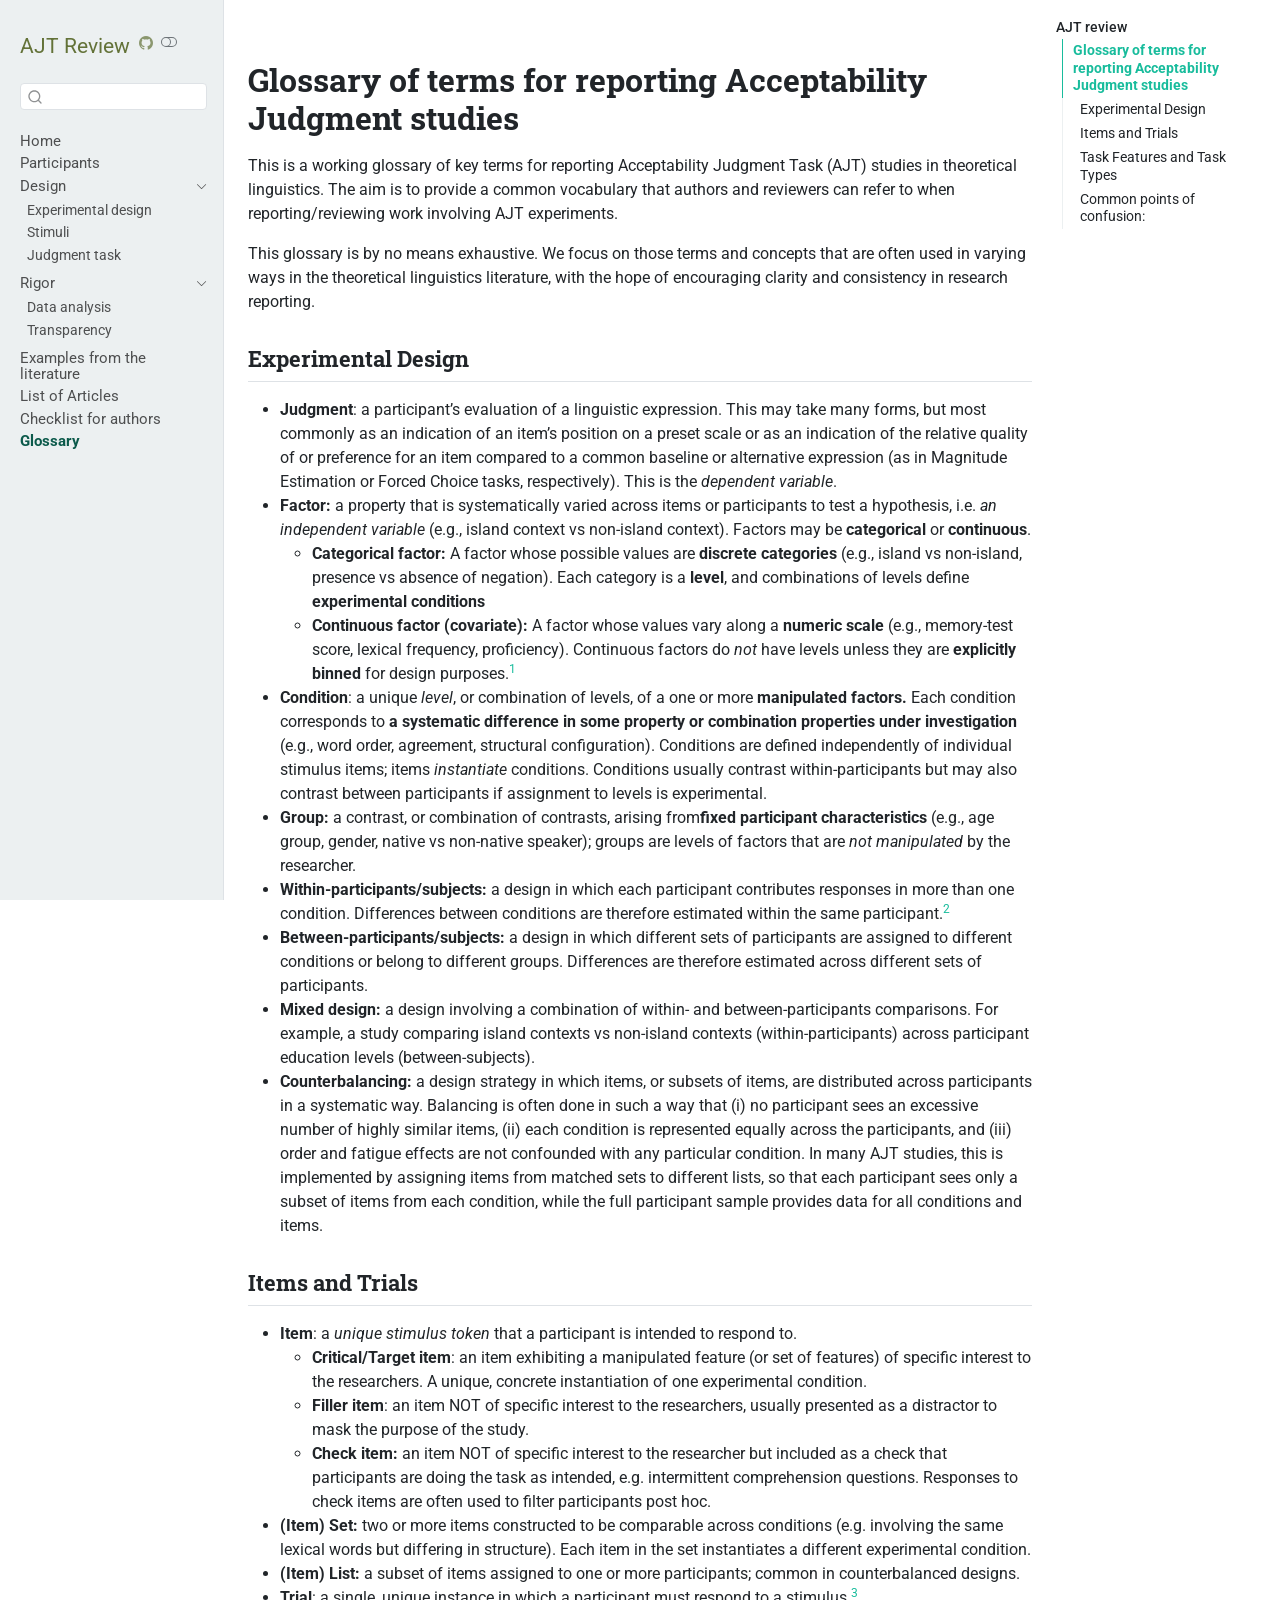
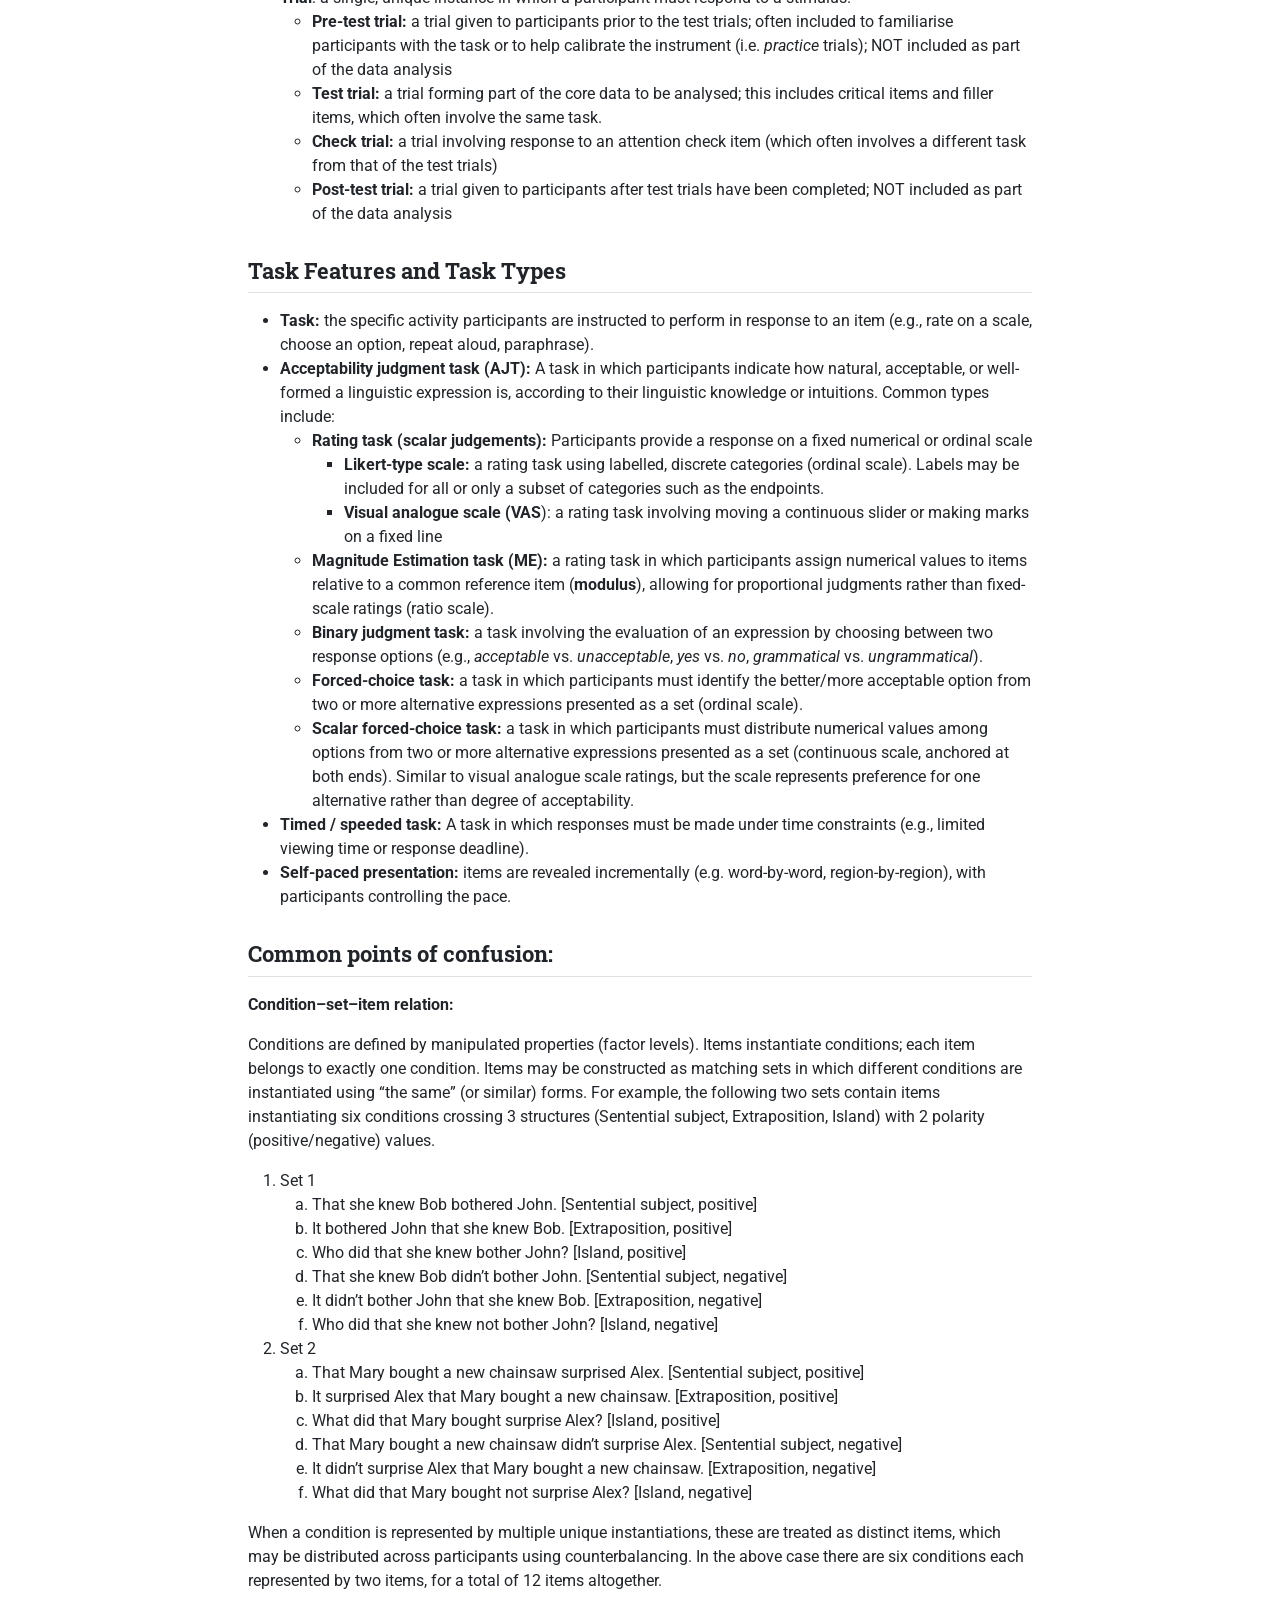
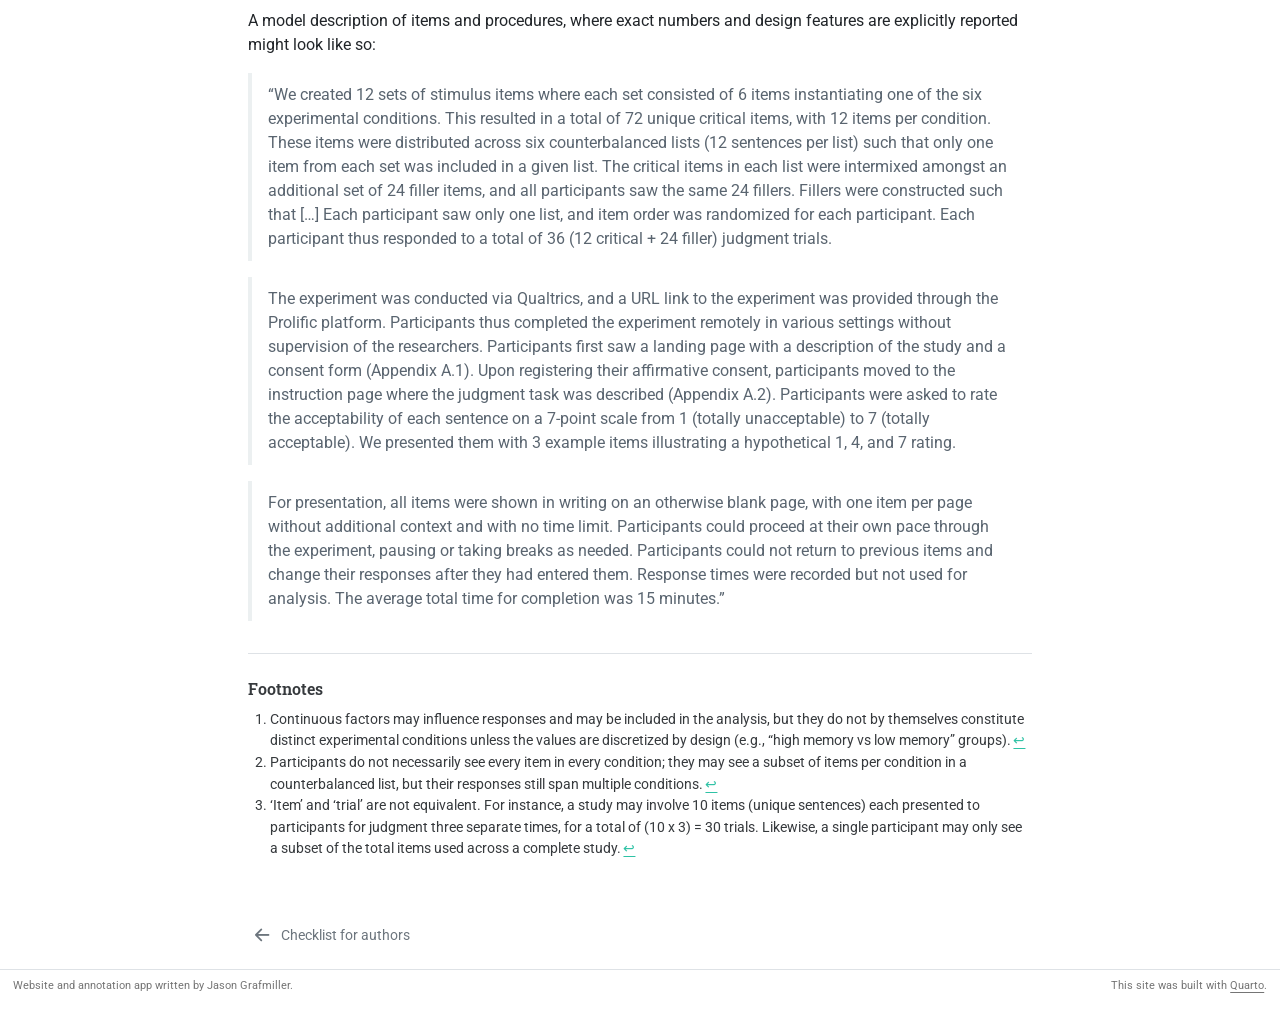
<file: docs/glossary.html>
<!DOCTYPE html>
<html xmlns="http://www.w3.org/1999/xhtml" lang="en" xml:lang="en"><head>

<meta charset="utf-8">
<meta name="generator" content="quarto-1.6.39">

<meta name="viewport" content="width=device-width, initial-scale=1.0, user-scalable=yes">


<title>glossary – Systematic Review of Acceptability Judgment Tasks in Theoretical Linguistics</title>
<style>
code{white-space: pre-wrap;}
span.smallcaps{font-variant: small-caps;}
div.columns{display: flex; gap: min(4vw, 1.5em);}
div.column{flex: auto; overflow-x: auto;}
div.hanging-indent{margin-left: 1.5em; text-indent: -1.5em;}
ul.task-list{list-style: none;}
ul.task-list li input[type="checkbox"] {
  width: 0.8em;
  margin: 0 0.8em 0.2em -1em; /* quarto-specific, see https://github.com/quarto-dev/quarto-cli/issues/4556 */ 
  vertical-align: middle;
}
</style>


<script src="site_libs/quarto-nav/quarto-nav.js"></script>
<script src="site_libs/quarto-nav/headroom.min.js"></script>
<script src="site_libs/clipboard/clipboard.min.js"></script>
<script src="site_libs/quarto-search/autocomplete.umd.js"></script>
<script src="site_libs/quarto-search/fuse.min.js"></script>
<script src="site_libs/quarto-search/quarto-search.js"></script>
<meta name="quarto:offset" content="./">
<link href="./checklist.html" rel="prev">
<link href="./_images/UoBcrest.ico" rel="icon">
<script src="site_libs/quarto-html/quarto.js"></script>
<script src="site_libs/quarto-html/popper.min.js"></script>
<script src="site_libs/quarto-html/tippy.umd.min.js"></script>
<script src="site_libs/quarto-html/anchor.min.js"></script>
<link href="site_libs/quarto-html/tippy.css" rel="stylesheet">
<link href="site_libs/quarto-html/quarto-syntax-highlighting-e26003cea8cd680ca0c55a263523d882.css" rel="stylesheet" class="quarto-color-scheme" id="quarto-text-highlighting-styles">
<link href="site_libs/quarto-html/quarto-syntax-highlighting-dark-d166b450ba5a8e9f7a0ab969bf6592c1.css" rel="prefetch" class="quarto-color-scheme quarto-color-alternate" id="quarto-text-highlighting-styles">
<script src="site_libs/bootstrap/bootstrap.min.js"></script>
<link href="site_libs/bootstrap/bootstrap-icons.css" rel="stylesheet">
<link href="site_libs/bootstrap/bootstrap-764990ff1d585a3a10b7d22651232979.min.css" rel="stylesheet" append-hash="true" class="quarto-color-scheme" id="quarto-bootstrap" data-mode="light">
<link href="site_libs/bootstrap/bootstrap-dark-3ccdc8ba0f0515c40daf8a1a4c366d2c.min.css" rel="prefetch" append-hash="true" class="quarto-color-scheme quarto-color-alternate" id="quarto-bootstrap" data-mode="dark">
<script id="quarto-search-options" type="application/json">{
  "location": "sidebar",
  "copy-button": false,
  "collapse-after": 3,
  "panel-placement": "start",
  "type": "textbox",
  "limit": 50,
  "keyboard-shortcut": [
    "f",
    "/",
    "s"
  ],
  "show-item-context": false,
  "language": {
    "search-no-results-text": "No results",
    "search-matching-documents-text": "matching documents",
    "search-copy-link-title": "Copy link to search",
    "search-hide-matches-text": "Hide additional matches",
    "search-more-match-text": "more match in this document",
    "search-more-matches-text": "more matches in this document",
    "search-clear-button-title": "Clear",
    "search-text-placeholder": "",
    "search-detached-cancel-button-title": "Cancel",
    "search-submit-button-title": "Submit",
    "search-label": "Search"
  }
}</script>
<link rel="preconnect" href="https://fonts.googleapis.com">
<link rel="preconnect" href="https://fonts.gstatic.com" crossorigin="">
<link href="https://fonts.googleapis.com/css2?family=Roboto+Serif:ital,opsz,wght@0,8..144,100;0,8..144,200;1,8..144,100;1,8..144,200&amp;family=Roboto+Slab:wght@100;200;300;400;500;600;700;800;900&amp;family=Roboto:ital,wght@0,100;0,300;0,400;0,500;0,700;0,900;1,100;1,300;1,400;1,500;1,700;1,900&amp;display=swap" rel="stylesheet">


<link rel="stylesheet" href="custom_bib.css">
</head>

<body class="nav-sidebar docked">

<div id="quarto-search-results"></div>
  <header id="quarto-header" class="headroom fixed-top">
  <nav class="quarto-secondary-nav">
    <div class="container-fluid d-flex">
      <button type="button" class="quarto-btn-toggle btn" data-bs-toggle="collapse" role="button" data-bs-target=".quarto-sidebar-collapse-item" aria-controls="quarto-sidebar" aria-expanded="false" aria-label="Toggle sidebar navigation" onclick="if (window.quartoToggleHeadroom) { window.quartoToggleHeadroom(); }">
        <i class="bi bi-layout-text-sidebar-reverse"></i>
      </button>
        <nav class="quarto-page-breadcrumbs" aria-label="breadcrumb"><ol class="breadcrumb"><li class="breadcrumb-item"><a href="./glossary.html">Glossary</a></li></ol></nav>
        <a class="flex-grow-1" role="navigation" data-bs-toggle="collapse" data-bs-target=".quarto-sidebar-collapse-item" aria-controls="quarto-sidebar" aria-expanded="false" aria-label="Toggle sidebar navigation" onclick="if (window.quartoToggleHeadroom) { window.quartoToggleHeadroom(); }">      
        </a>
      <button type="button" class="btn quarto-search-button" aria-label="Search" onclick="window.quartoOpenSearch();">
        <i class="bi bi-search"></i>
      </button>
    </div>
  </nav>
</header>
<!-- content -->
<div id="quarto-content" class="quarto-container page-columns page-rows-contents page-layout-article">
<!-- sidebar -->
  <nav id="quarto-sidebar" class="sidebar collapse collapse-horizontal quarto-sidebar-collapse-item sidebar-navigation docked overflow-auto">
    <div class="pt-lg-2 mt-2 text-left sidebar-header">
    <div class="sidebar-title mb-0 py-0">
      <a href="./">AJT Review</a> 
        <div class="sidebar-tools-main">
    <a href="https://github.com/jasongraf1/ajt_review" title="" class="quarto-navigation-tool px-1" aria-label=""><i class="bi bi-github"></i></a>
  <a href="" class="quarto-color-scheme-toggle quarto-navigation-tool  px-1" onclick="window.quartoToggleColorScheme(); return false;" title="Toggle dark mode"><i class="bi"></i></a>
</div>
    </div>
      </div>
        <div class="mt-2 flex-shrink-0 align-items-center">
        <div class="sidebar-search">
        <div id="quarto-search" class="" title="Search"></div>
        </div>
        </div>
    <div class="sidebar-menu-container"> 
    <ul class="list-unstyled mt-1">
        <li class="sidebar-item">
  <div class="sidebar-item-container"> 
  <a href="./index.html" class="sidebar-item-text sidebar-link">
 <span class="menu-text">Home</span></a>
  </div>
</li>
        <li class="sidebar-item">
  <div class="sidebar-item-container"> 
  <a href="./participants.html" class="sidebar-item-text sidebar-link">
 <span class="menu-text">Participants</span></a>
  </div>
</li>
        <li class="sidebar-item sidebar-item-section">
      <div class="sidebar-item-container"> 
            <a class="sidebar-item-text sidebar-link text-start" data-bs-toggle="collapse" data-bs-target="#quarto-sidebar-section-1" role="navigation" aria-expanded="true">
 <span class="menu-text">Design</span></a>
          <a class="sidebar-item-toggle text-start" data-bs-toggle="collapse" data-bs-target="#quarto-sidebar-section-1" role="navigation" aria-expanded="true" aria-label="Toggle section">
            <i class="bi bi-chevron-right ms-2"></i>
          </a> 
      </div>
      <ul id="quarto-sidebar-section-1" class="collapse list-unstyled sidebar-section depth1 show">  
          <li class="sidebar-item">
  <div class="sidebar-item-container"> 
  <a href="./design.html" class="sidebar-item-text sidebar-link">
 <span class="menu-text">Experimental design</span></a>
  </div>
</li>
          <li class="sidebar-item">
  <div class="sidebar-item-container"> 
  <a href="./stimuli.html" class="sidebar-item-text sidebar-link">
 <span class="menu-text">Stimuli</span></a>
  </div>
</li>
          <li class="sidebar-item">
  <div class="sidebar-item-container"> 
  <a href="./task.html" class="sidebar-item-text sidebar-link">
 <span class="menu-text">Judgment task</span></a>
  </div>
</li>
      </ul>
  </li>
        <li class="sidebar-item sidebar-item-section">
      <div class="sidebar-item-container"> 
            <a class="sidebar-item-text sidebar-link text-start" data-bs-toggle="collapse" data-bs-target="#quarto-sidebar-section-2" role="navigation" aria-expanded="true">
 <span class="menu-text">Rigor</span></a>
          <a class="sidebar-item-toggle text-start" data-bs-toggle="collapse" data-bs-target="#quarto-sidebar-section-2" role="navigation" aria-expanded="true" aria-label="Toggle section">
            <i class="bi bi-chevron-right ms-2"></i>
          </a> 
      </div>
      <ul id="quarto-sidebar-section-2" class="collapse list-unstyled sidebar-section depth1 show">  
          <li class="sidebar-item">
  <div class="sidebar-item-container"> 
  <a href="./analysis.html" class="sidebar-item-text sidebar-link">
 <span class="menu-text">Data analysis</span></a>
  </div>
</li>
          <li class="sidebar-item">
  <div class="sidebar-item-container"> 
  <a href="./transparency.html" class="sidebar-item-text sidebar-link">
 <span class="menu-text">Transparency</span></a>
  </div>
</li>
      </ul>
  </li>
        <li class="sidebar-item">
  <div class="sidebar-item-container"> 
  <a href="./examples.html" class="sidebar-item-text sidebar-link">
 <span class="menu-text">Examples from the literature</span></a>
  </div>
</li>
        <li class="sidebar-item">
  <div class="sidebar-item-container"> 
  <a href="./references.html" class="sidebar-item-text sidebar-link">
 <span class="menu-text">List of Articles</span></a>
  </div>
</li>
        <li class="sidebar-item">
  <div class="sidebar-item-container"> 
  <a href="./checklist.html" class="sidebar-item-text sidebar-link">
 <span class="menu-text">Checklist for authors</span></a>
  </div>
</li>
        <li class="sidebar-item">
  <div class="sidebar-item-container"> 
  <a href="./glossary.html" class="sidebar-item-text sidebar-link active">
 <span class="menu-text">Glossary</span></a>
  </div>
</li>
    </ul>
    </div>
</nav>
<div id="quarto-sidebar-glass" class="quarto-sidebar-collapse-item" data-bs-toggle="collapse" data-bs-target=".quarto-sidebar-collapse-item"></div>
<!-- margin-sidebar -->
    <div id="quarto-margin-sidebar" class="sidebar margin-sidebar">
        <nav id="TOC" role="doc-toc" class="toc-active">
    <h2 id="toc-title">AJT review</h2>
   
  <ul>
  <li><a href="#sec-glossary" id="toc-sec-glossary" class="nav-link active" data-scroll-target="#sec-glossary">Glossary of terms for reporting Acceptability Judgment studies</a>
  <ul class="collapse">
  <li><a href="#experimental-design" id="toc-experimental-design" class="nav-link" data-scroll-target="#experimental-design">Experimental Design</a></li>
  <li><a href="#ssec-item-definition" id="toc-ssec-item-definition" class="nav-link" data-scroll-target="#ssec-item-definition">Items and Trials</a></li>
  <li><a href="#task-features-and-task-types" id="toc-task-features-and-task-types" class="nav-link" data-scroll-target="#task-features-and-task-types">Task Features and Task Types</a></li>
  <li><a href="#common-points-of-confusion" id="toc-common-points-of-confusion" class="nav-link" data-scroll-target="#common-points-of-confusion">Common points of confusion:</a></li>
  </ul></li>
  </ul>
</nav>
    </div>
<!-- main -->
<main class="content" id="quarto-document-content"><header id="title-block-header" class="quarto-title-block"></header>




<section id="sec-glossary" class="level1">
<h1>Glossary of terms for reporting Acceptability Judgment studies</h1>
<p>This is a working glossary of key terms for reporting Acceptability Judgment Task (AJT) studies in theoretical linguistics. The aim is to provide a common vocabulary that authors and reviewers can refer to when reporting/reviewing work involving AJT experiments.</p>
<p>This glossary is by no means exhaustive. We focus on those terms and concepts that are often used in varying ways in the theoretical linguistics literature, with the hope of encouraging clarity and consistency in research reporting.</p>
<section id="experimental-design" class="level2">
<h2 class="anchored" data-anchor-id="experimental-design">Experimental Design</h2>
<ul>
<li><strong>Judgment</strong>: a participant’s evaluation of a linguistic expression. This may take many forms, but most commonly as an indication of an item’s position on a preset scale or as an indication of the relative quality of or preference for an item compared to a common baseline or alternative expression (as in Magnitude Estimation or Forced Choice tasks, respectively). This is the <em>dependent variable</em>.</li>
<li><strong>Factor:</strong> a property that is systematically varied across items or participants to test a hypothesis, i.e.&nbsp;<em>an independent variable</em> (e.g., island context vs non-island context). Factors may be <strong>categorical</strong> or <strong>continuous</strong>.
<ul>
<li><strong>Categorical factor:</strong> A factor whose possible values are <strong>discrete categories</strong> (e.g., island vs non-island, presence vs absence of negation). Each category is a <strong>level</strong>, and combinations of levels define <strong>experimental conditions</strong></li>
<li><strong>Continuous factor (covariate):</strong> A factor whose values vary along a <strong>numeric scale</strong> (e.g., memory-test score, lexical frequency, proficiency). Continuous factors do <em>not</em> have levels unless they are <strong>explicitly binned</strong> for design purposes.<a href="#fn1" class="footnote-ref" id="fnref1" role="doc-noteref"><sup>1</sup></a></li>
</ul></li>
<li><strong>Condition</strong>: a unique <em>level</em>, or combination of levels, of a one or more <strong>manipulated factors.</strong> Each condition corresponds to <strong>a systematic difference in some property or combination properties under investigation</strong> (e.g., word order, agreement, structural configuration). Conditions are defined independently of individual stimulus items; items <em>instantiate</em> conditions. Conditions usually contrast within-participants but may also contrast between participants if assignment to levels is experimental.</li>
<li><strong>Group:</strong> a contrast, or combination of contrasts, arising from<strong>fixed participant characteristics</strong> (e.g., age group, gender, native vs non-native speaker); groups are levels of factors that are <em>not manipulated</em> by the researcher.</li>
<li><strong>Within-participants/subjects:</strong> a design in which each participant contributes responses in more than one condition. Differences between conditions are therefore estimated within the same participant.<a href="#fn2" class="footnote-ref" id="fnref2" role="doc-noteref"><sup>2</sup></a></li>
<li><strong>Between-participants/subjects:</strong> a design in which different sets of participants are assigned to different conditions or belong to different groups. Differences are therefore estimated across different sets of participants.</li>
<li><strong>Mixed design:</strong> a design involving a combination of within- and between-participants comparisons. For example, a study comparing island contexts vs non-island contexts (within-participants) across participant education levels (between-subjects).</li>
<li><strong>Counterbalancing:</strong> a design strategy in which items, or subsets of items, are distributed across participants in a systematic way. Balancing is often done in such a way that (i) no participant sees an excessive number of highly similar items, (ii) each condition is represented equally across the participants, and (iii) order and fatigue effects are not confounded with any particular condition. In many AJT studies, this is implemented by assigning items from matched sets to different lists, so that each participant sees only a subset of items from each condition, while the full participant sample provides data for all conditions and items.</li>
</ul>
</section>
<section id="ssec-item-definition" class="level2">
<h2 class="anchored" data-anchor-id="ssec-item-definition">Items and Trials</h2>
<ul>
<li><strong>Item</strong>: a <em>unique stimulus token</em> that a participant is intended to respond to.
<ul>
<li><strong>Critical/Target item</strong>: an item exhibiting a manipulated feature (or set of features) of specific interest to the researchers. A unique, concrete instantiation of one experimental condition.</li>
<li><strong>Filler item</strong>: an item NOT of specific interest to the researchers, usually presented as a distractor to mask the purpose of the study.</li>
<li><strong>Check item:</strong> an item NOT of specific interest to the researcher but included as a check that participants are doing the task as intended, e.g.&nbsp;intermittent comprehension questions. Responses to check items are often used to filter participants post hoc.</li>
</ul></li>
<li><strong>(Item) Set:</strong> two or more items constructed to be comparable across conditions (e.g.&nbsp;involving the same lexical words but differing in structure). Each item in the set instantiates a different experimental condition.</li>
<li><strong>(Item) List:</strong> a subset of items assigned to one or more participants; common in counterbalanced designs.</li>
<li><strong>Trial</strong>: a single, unique instance in which a participant must respond to a stimulus.<a href="#fn3" class="footnote-ref" id="fnref3" role="doc-noteref"><sup>3</sup></a>
<ul>
<li><strong>Pre-test trial:</strong> a trial given to participants prior to the test trials; often included to familiarise participants with the task or to help calibrate the instrument (i.e.&nbsp;<em>practice</em> trials); NOT included as part of the data analysis</li>
<li><strong>Test trial:</strong> a trial forming part of the core data to be analysed; this includes critical items and filler items, which often involve the same task.</li>
<li><strong>Check trial:</strong> a trial involving response to an attention check item (which often involves a different task from that of the test trials)</li>
<li><strong>Post-test trial:</strong> a trial given to participants after test trials have been completed; NOT included as part of the data analysis</li>
</ul></li>
</ul>
</section>
<section id="task-features-and-task-types" class="level2">
<h2 class="anchored" data-anchor-id="task-features-and-task-types">Task Features and Task Types</h2>
<ul>
<li><strong>Task:</strong> the specific activity participants are instructed to perform in response to an item (e.g., rate on a scale, choose an option, repeat aloud, paraphrase).</li>
<li><strong>Acceptability judgment task (AJT):</strong> A task in which participants indicate how natural, acceptable, or well-formed a linguistic expression is, according to their linguistic knowledge or intuitions. Common types include:
<ul>
<li><strong>Rating task (scalar judgements):</strong> Participants provide a response on a fixed numerical or ordinal scale
<ul>
<li><strong>Likert-type scale:</strong> a rating task using labelled, discrete categories (ordinal scale). Labels may be included for all or only a subset of categories such as the endpoints.</li>
<li><strong>Visual analogue scale (VAS</strong>): a rating task involving moving a continuous slider or making marks on a fixed line</li>
</ul></li>
<li><strong>Magnitude Estimation task (ME):</strong> a rating task in which participants assign numerical values to items relative to a common reference item (<strong>modulus</strong>), allowing for proportional judgments rather than fixed-scale ratings (ratio scale).</li>
<li><strong>Binary judgment task:</strong> a task involving the evaluation of an expression by choosing between two response options (e.g., <em>acceptable</em> vs.&nbsp;<em>unacceptable</em>, <em>yes</em> vs.&nbsp;<em>no</em>, <em>grammatical</em> vs.&nbsp;<em>ungrammatical</em>).</li>
<li><strong>Forced-choice task:</strong> a task in which participants must identify the better/more acceptable option from two or more alternative expressions presented as a set (ordinal scale).</li>
<li><strong>Scalar forced-choice task:</strong> a task in which participants must distribute numerical values among options from two or more alternative expressions presented as a set (continuous scale, anchored at both ends). Similar to visual analogue scale ratings, but the scale represents preference for one alternative rather than degree of acceptability.</li>
</ul></li>
<li><strong>Timed / speeded task:</strong> A task in which responses must be made under time constraints (e.g., limited viewing time or response deadline).</li>
<li><strong>Self-paced presentation:</strong> items are revealed incrementally (e.g.&nbsp;word-by-word, region-by-region), with participants controlling the pace.</li>
</ul>
</section>
<section id="common-points-of-confusion" class="level2">
<h2 class="anchored" data-anchor-id="common-points-of-confusion">Common points of confusion:</h2>
<p><strong>Condition–set–item relation:</strong></p>
<p>Conditions are defined by manipulated properties (factor levels). Items instantiate conditions; each item belongs to exactly one condition. Items may be constructed as matching sets in which different conditions are instantiated using “the same” (or similar) forms. For example, the following two sets contain items instantiating six conditions crossing 3 structures (Sentential subject, Extraposition, Island) with 2 polarity (positive/negative) values.</p>
<ol type="1">
<li>Set 1
<ol type="a">
<li>That she knew Bob bothered John. [Sentential subject, positive]</li>
<li>It bothered John that she knew Bob. [Extraposition, positive]</li>
<li>Who did that she knew bother John? [Island, positive]</li>
<li>That she knew Bob didn’t bother John. [Sentential subject, negative]</li>
<li>It didn’t bother John that she knew Bob. [Extraposition, negative]</li>
<li>Who did that she knew not bother John? [Island, negative]</li>
</ol></li>
<li>Set 2
<ol type="a">
<li>That Mary bought a new chainsaw surprised Alex. [Sentential subject, positive]</li>
<li>It surprised Alex that Mary bought a new chainsaw. [Extraposition, positive]</li>
<li>What did that Mary bought surprise Alex? [Island, positive]</li>
<li>That Mary bought a new chainsaw didn’t surprise Alex. [Sentential subject, negative]</li>
<li>It didn’t surprise Alex that Mary bought a new chainsaw. [Extraposition, negative]</li>
<li>What did that Mary bought not surprise Alex? [Island, negative]</li>
</ol></li>
</ol>
<p>When a condition is represented by multiple unique instantiations, these are treated as distinct items, which may be distributed across participants using counterbalancing. In the above case there are six conditions each represented by two items, for a total of 12 items altogether.</p>
<p>A model description of items and procedures, where exact numbers and design features are explicitly reported might look like so:</p>
<blockquote class="blockquote">
<p>“We created 12 sets of stimulus items where each set consisted of 6 items instantiating one of the six experimental conditions. This resulted in a total of 72 unique critical items, with 12 items per condition. These items were distributed across six counterbalanced lists (12 sentences per list) such that only one item from each set was included in a given list. The critical items in each list were intermixed amongst an additional set of 24 filler items, and all participants saw the same 24 fillers. Fillers were constructed such that […] Each participant saw only one list, and item order was randomized for each participant. Each participant thus responded to a total of 36 (12 critical + 24 filler) judgment trials.</p>
</blockquote>
<blockquote class="blockquote">
<p>The experiment was conducted via Qualtrics, and a URL link to the experiment was provided through the Prolific platform. Participants thus completed the experiment remotely in various settings without supervision of the researchers. Participants first saw a landing page with a description of the study and a consent form (Appendix A.1). Upon registering their affirmative consent, participants moved to the instruction page where the judgment task was described (Appendix A.2). Participants were asked to rate the acceptability of each sentence on a 7-point scale from 1 (totally unacceptable) to 7 (totally acceptable). We presented them with 3 example items illustrating a hypothetical 1, 4, and 7 rating.</p>
</blockquote>
<blockquote class="blockquote">
<p>For presentation, all items were shown in writing on an otherwise blank page, with one item per page without additional context and with no time limit. Participants could proceed at their own pace through the experiment, pausing or taking breaks as needed. Participants could not return to previous items and change their responses after they had entered them. Response times were recorded but not used for analysis. The average total time for completion was 15 minutes.”</p>
</blockquote>


</section>
</section>


<div id="quarto-appendix" class="default"><section id="footnotes" class="footnotes footnotes-end-of-document" role="doc-endnotes"><h2 class="anchored quarto-appendix-heading">Footnotes</h2>

<ol>
<li id="fn1"><p>Continuous factors may influence responses and may be included in the analysis, but they do not by themselves constitute distinct experimental conditions unless the values are discretized by design (e.g., “high memory vs low memory” groups).<a href="#fnref1" class="footnote-back" role="doc-backlink">↩︎</a></p></li>
<li id="fn2"><p>Participants do not necessarily see every item in every condition; they may see a subset of items per condition in a counterbalanced list, but their responses still span multiple conditions.<a href="#fnref2" class="footnote-back" role="doc-backlink">↩︎</a></p></li>
<li id="fn3"><p>‘Item’ and ‘trial’ are not equivalent. For instance, a study may involve 10 items (unique sentences) each presented to participants for judgment three separate times, for a total of (10 x 3) = 30 trials. Likewise, a single participant may only see a subset of the total items used across a complete study.<a href="#fnref3" class="footnote-back" role="doc-backlink">↩︎</a></p></li>
</ol>
</section></div></main> <!-- /main -->
<script id="quarto-html-after-body" type="application/javascript">
window.document.addEventListener("DOMContentLoaded", function (event) {
  const toggleBodyColorMode = (bsSheetEl) => {
    const mode = bsSheetEl.getAttribute("data-mode");
    const bodyEl = window.document.querySelector("body");
    if (mode === "dark") {
      bodyEl.classList.add("quarto-dark");
      bodyEl.classList.remove("quarto-light");
    } else {
      bodyEl.classList.add("quarto-light");
      bodyEl.classList.remove("quarto-dark");
    }
  }
  const toggleBodyColorPrimary = () => {
    const bsSheetEl = window.document.querySelector("link#quarto-bootstrap");
    if (bsSheetEl) {
      toggleBodyColorMode(bsSheetEl);
    }
  }
  toggleBodyColorPrimary();  
  const disableStylesheet = (stylesheets) => {
    for (let i=0; i < stylesheets.length; i++) {
      const stylesheet = stylesheets[i];
      stylesheet.rel = 'prefetch';
    }
  }
  const enableStylesheet = (stylesheets) => {
    for (let i=0; i < stylesheets.length; i++) {
      const stylesheet = stylesheets[i];
      stylesheet.rel = 'stylesheet';
    }
  }
  const manageTransitions = (selector, allowTransitions) => {
    const els = window.document.querySelectorAll(selector);
    for (let i=0; i < els.length; i++) {
      const el = els[i];
      if (allowTransitions) {
        el.classList.remove('notransition');
      } else {
        el.classList.add('notransition');
      }
    }
  }
  const toggleGiscusIfUsed = (isAlternate, darkModeDefault) => {
    const baseTheme = document.querySelector('#giscus-base-theme')?.value ?? 'light';
    const alternateTheme = document.querySelector('#giscus-alt-theme')?.value ?? 'dark';
    let newTheme = '';
    if(darkModeDefault) {
      newTheme = isAlternate ? baseTheme : alternateTheme;
    } else {
      newTheme = isAlternate ? alternateTheme : baseTheme;
    }
    const changeGiscusTheme = () => {
      // From: https://github.com/giscus/giscus/issues/336
      const sendMessage = (message) => {
        const iframe = document.querySelector('iframe.giscus-frame');
        if (!iframe) return;
        iframe.contentWindow.postMessage({ giscus: message }, 'https://giscus.app');
      }
      sendMessage({
        setConfig: {
          theme: newTheme
        }
      });
    }
    const isGiscussLoaded = window.document.querySelector('iframe.giscus-frame') !== null;
    if (isGiscussLoaded) {
      changeGiscusTheme();
    }
  }
  const toggleColorMode = (alternate) => {
    // Switch the stylesheets
    const alternateStylesheets = window.document.querySelectorAll('link.quarto-color-scheme.quarto-color-alternate');
    manageTransitions('#quarto-margin-sidebar .nav-link', false);
    if (alternate) {
      enableStylesheet(alternateStylesheets);
      for (const sheetNode of alternateStylesheets) {
        if (sheetNode.id === "quarto-bootstrap") {
          toggleBodyColorMode(sheetNode);
        }
      }
    } else {
      disableStylesheet(alternateStylesheets);
      toggleBodyColorPrimary();
    }
    manageTransitions('#quarto-margin-sidebar .nav-link', true);
    // Switch the toggles
    const toggles = window.document.querySelectorAll('.quarto-color-scheme-toggle');
    for (let i=0; i < toggles.length; i++) {
      const toggle = toggles[i];
      if (toggle) {
        if (alternate) {
          toggle.classList.add("alternate");     
        } else {
          toggle.classList.remove("alternate");
        }
      }
    }
    // Hack to workaround the fact that safari doesn't
    // properly recolor the scrollbar when toggling (#1455)
    if (navigator.userAgent.indexOf('Safari') > 0 && navigator.userAgent.indexOf('Chrome') == -1) {
      manageTransitions("body", false);
      window.scrollTo(0, 1);
      setTimeout(() => {
        window.scrollTo(0, 0);
        manageTransitions("body", true);
      }, 40);  
    }
  }
  const isFileUrl = () => { 
    return window.location.protocol === 'file:';
  }
  const hasAlternateSentinel = () => {  
    let styleSentinel = getColorSchemeSentinel();
    if (styleSentinel !== null) {
      return styleSentinel === "alternate";
    } else {
      return false;
    }
  }
  const setStyleSentinel = (alternate) => {
    const value = alternate ? "alternate" : "default";
    if (!isFileUrl()) {
      window.localStorage.setItem("quarto-color-scheme", value);
    } else {
      localAlternateSentinel = value;
    }
  }
  const getColorSchemeSentinel = () => {
    if (!isFileUrl()) {
      const storageValue = window.localStorage.getItem("quarto-color-scheme");
      return storageValue != null ? storageValue : localAlternateSentinel;
    } else {
      return localAlternateSentinel;
    }
  }
  const darkModeDefault = false;
  let localAlternateSentinel = darkModeDefault ? 'alternate' : 'default';
  // Dark / light mode switch
  window.quartoToggleColorScheme = () => {
    // Read the current dark / light value 
    let toAlternate = !hasAlternateSentinel();
    toggleColorMode(toAlternate);
    setStyleSentinel(toAlternate);
    toggleGiscusIfUsed(toAlternate, darkModeDefault);
  };
  // Ensure there is a toggle, if there isn't float one in the top right
  if (window.document.querySelector('.quarto-color-scheme-toggle') === null) {
    const a = window.document.createElement('a');
    a.classList.add('top-right');
    a.classList.add('quarto-color-scheme-toggle');
    a.href = "";
    a.onclick = function() { try { window.quartoToggleColorScheme(); } catch {} return false; };
    const i = window.document.createElement("i");
    i.classList.add('bi');
    a.appendChild(i);
    window.document.body.appendChild(a);
  }
  // Switch to dark mode if need be
  if (hasAlternateSentinel()) {
    toggleColorMode(true);
  } else {
    toggleColorMode(false);
  }
  const icon = "";
  const anchorJS = new window.AnchorJS();
  anchorJS.options = {
    placement: 'right',
    icon: icon
  };
  anchorJS.add('.anchored');
  const isCodeAnnotation = (el) => {
    for (const clz of el.classList) {
      if (clz.startsWith('code-annotation-')) {                     
        return true;
      }
    }
    return false;
  }
  const onCopySuccess = function(e) {
    // button target
    const button = e.trigger;
    // don't keep focus
    button.blur();
    // flash "checked"
    button.classList.add('code-copy-button-checked');
    var currentTitle = button.getAttribute("title");
    button.setAttribute("title", "Copied!");
    let tooltip;
    if (window.bootstrap) {
      button.setAttribute("data-bs-toggle", "tooltip");
      button.setAttribute("data-bs-placement", "left");
      button.setAttribute("data-bs-title", "Copied!");
      tooltip = new bootstrap.Tooltip(button, 
        { trigger: "manual", 
          customClass: "code-copy-button-tooltip",
          offset: [0, -8]});
      tooltip.show();    
    }
    setTimeout(function() {
      if (tooltip) {
        tooltip.hide();
        button.removeAttribute("data-bs-title");
        button.removeAttribute("data-bs-toggle");
        button.removeAttribute("data-bs-placement");
      }
      button.setAttribute("title", currentTitle);
      button.classList.remove('code-copy-button-checked');
    }, 1000);
    // clear code selection
    e.clearSelection();
  }
  const getTextToCopy = function(trigger) {
      const codeEl = trigger.previousElementSibling.cloneNode(true);
      for (const childEl of codeEl.children) {
        if (isCodeAnnotation(childEl)) {
          childEl.remove();
        }
      }
      return codeEl.innerText;
  }
  const clipboard = new window.ClipboardJS('.code-copy-button:not([data-in-quarto-modal])', {
    text: getTextToCopy
  });
  clipboard.on('success', onCopySuccess);
  if (window.document.getElementById('quarto-embedded-source-code-modal')) {
    const clipboardModal = new window.ClipboardJS('.code-copy-button[data-in-quarto-modal]', {
      text: getTextToCopy,
      container: window.document.getElementById('quarto-embedded-source-code-modal')
    });
    clipboardModal.on('success', onCopySuccess);
  }
    var localhostRegex = new RegExp(/^(?:http|https):\/\/localhost\:?[0-9]*\//);
    var mailtoRegex = new RegExp(/^mailto:/);
      var filterRegex = new RegExp("https:\/\/jasongraf1\.github\.io\/ajt_review\/");
    var isInternal = (href) => {
        return filterRegex.test(href) || localhostRegex.test(href) || mailtoRegex.test(href);
    }
    // Inspect non-navigation links and adorn them if external
 	var links = window.document.querySelectorAll('a[href]:not(.nav-link):not(.navbar-brand):not(.toc-action):not(.sidebar-link):not(.sidebar-item-toggle):not(.pagination-link):not(.no-external):not([aria-hidden]):not(.dropdown-item):not(.quarto-navigation-tool):not(.about-link)');
    for (var i=0; i<links.length; i++) {
      const link = links[i];
      if (!isInternal(link.href)) {
        // undo the damage that might have been done by quarto-nav.js in the case of
        // links that we want to consider external
        if (link.dataset.originalHref !== undefined) {
          link.href = link.dataset.originalHref;
        }
      }
    }
  function tippyHover(el, contentFn, onTriggerFn, onUntriggerFn) {
    const config = {
      allowHTML: true,
      maxWidth: 500,
      delay: 100,
      arrow: false,
      appendTo: function(el) {
          return el.parentElement;
      },
      interactive: true,
      interactiveBorder: 10,
      theme: 'quarto',
      placement: 'bottom-start',
    };
    if (contentFn) {
      config.content = contentFn;
    }
    if (onTriggerFn) {
      config.onTrigger = onTriggerFn;
    }
    if (onUntriggerFn) {
      config.onUntrigger = onUntriggerFn;
    }
    window.tippy(el, config); 
  }
  const noterefs = window.document.querySelectorAll('a[role="doc-noteref"]');
  for (var i=0; i<noterefs.length; i++) {
    const ref = noterefs[i];
    tippyHover(ref, function() {
      // use id or data attribute instead here
      let href = ref.getAttribute('data-footnote-href') || ref.getAttribute('href');
      try { href = new URL(href).hash; } catch {}
      const id = href.replace(/^#\/?/, "");
      const note = window.document.getElementById(id);
      if (note) {
        return note.innerHTML;
      } else {
        return "";
      }
    });
  }
  const xrefs = window.document.querySelectorAll('a.quarto-xref');
  const processXRef = (id, note) => {
    // Strip column container classes
    const stripColumnClz = (el) => {
      el.classList.remove("page-full", "page-columns");
      if (el.children) {
        for (const child of el.children) {
          stripColumnClz(child);
        }
      }
    }
    stripColumnClz(note)
    if (id === null || id.startsWith('sec-')) {
      // Special case sections, only their first couple elements
      const container = document.createElement("div");
      if (note.children && note.children.length > 2) {
        container.appendChild(note.children[0].cloneNode(true));
        for (let i = 1; i < note.children.length; i++) {
          const child = note.children[i];
          if (child.tagName === "P" && child.innerText === "") {
            continue;
          } else {
            container.appendChild(child.cloneNode(true));
            break;
          }
        }
        if (window.Quarto?.typesetMath) {
          window.Quarto.typesetMath(container);
        }
        return container.innerHTML
      } else {
        if (window.Quarto?.typesetMath) {
          window.Quarto.typesetMath(note);
        }
        return note.innerHTML;
      }
    } else {
      // Remove any anchor links if they are present
      const anchorLink = note.querySelector('a.anchorjs-link');
      if (anchorLink) {
        anchorLink.remove();
      }
      if (window.Quarto?.typesetMath) {
        window.Quarto.typesetMath(note);
      }
      if (note.classList.contains("callout")) {
        return note.outerHTML;
      } else {
        return note.innerHTML;
      }
    }
  }
  for (var i=0; i<xrefs.length; i++) {
    const xref = xrefs[i];
    tippyHover(xref, undefined, function(instance) {
      instance.disable();
      let url = xref.getAttribute('href');
      let hash = undefined; 
      if (url.startsWith('#')) {
        hash = url;
      } else {
        try { hash = new URL(url).hash; } catch {}
      }
      if (hash) {
        const id = hash.replace(/^#\/?/, "");
        const note = window.document.getElementById(id);
        if (note !== null) {
          try {
            const html = processXRef(id, note.cloneNode(true));
            instance.setContent(html);
          } finally {
            instance.enable();
            instance.show();
          }
        } else {
          // See if we can fetch this
          fetch(url.split('#')[0])
          .then(res => res.text())
          .then(html => {
            const parser = new DOMParser();
            const htmlDoc = parser.parseFromString(html, "text/html");
            const note = htmlDoc.getElementById(id);
            if (note !== null) {
              const html = processXRef(id, note);
              instance.setContent(html);
            } 
          }).finally(() => {
            instance.enable();
            instance.show();
          });
        }
      } else {
        // See if we can fetch a full url (with no hash to target)
        // This is a special case and we should probably do some content thinning / targeting
        fetch(url)
        .then(res => res.text())
        .then(html => {
          const parser = new DOMParser();
          const htmlDoc = parser.parseFromString(html, "text/html");
          const note = htmlDoc.querySelector('main.content');
          if (note !== null) {
            // This should only happen for chapter cross references
            // (since there is no id in the URL)
            // remove the first header
            if (note.children.length > 0 && note.children[0].tagName === "HEADER") {
              note.children[0].remove();
            }
            const html = processXRef(null, note);
            instance.setContent(html);
          } 
        }).finally(() => {
          instance.enable();
          instance.show();
        });
      }
    }, function(instance) {
    });
  }
      let selectedAnnoteEl;
      const selectorForAnnotation = ( cell, annotation) => {
        let cellAttr = 'data-code-cell="' + cell + '"';
        let lineAttr = 'data-code-annotation="' +  annotation + '"';
        const selector = 'span[' + cellAttr + '][' + lineAttr + ']';
        return selector;
      }
      const selectCodeLines = (annoteEl) => {
        const doc = window.document;
        const targetCell = annoteEl.getAttribute("data-target-cell");
        const targetAnnotation = annoteEl.getAttribute("data-target-annotation");
        const annoteSpan = window.document.querySelector(selectorForAnnotation(targetCell, targetAnnotation));
        const lines = annoteSpan.getAttribute("data-code-lines").split(",");
        const lineIds = lines.map((line) => {
          return targetCell + "-" + line;
        })
        let top = null;
        let height = null;
        let parent = null;
        if (lineIds.length > 0) {
            //compute the position of the single el (top and bottom and make a div)
            const el = window.document.getElementById(lineIds[0]);
            top = el.offsetTop;
            height = el.offsetHeight;
            parent = el.parentElement.parentElement;
          if (lineIds.length > 1) {
            const lastEl = window.document.getElementById(lineIds[lineIds.length - 1]);
            const bottom = lastEl.offsetTop + lastEl.offsetHeight;
            height = bottom - top;
          }
          if (top !== null && height !== null && parent !== null) {
            // cook up a div (if necessary) and position it 
            let div = window.document.getElementById("code-annotation-line-highlight");
            if (div === null) {
              div = window.document.createElement("div");
              div.setAttribute("id", "code-annotation-line-highlight");
              div.style.position = 'absolute';
              parent.appendChild(div);
            }
            div.style.top = top - 2 + "px";
            div.style.height = height + 4 + "px";
            div.style.left = 0;
            let gutterDiv = window.document.getElementById("code-annotation-line-highlight-gutter");
            if (gutterDiv === null) {
              gutterDiv = window.document.createElement("div");
              gutterDiv.setAttribute("id", "code-annotation-line-highlight-gutter");
              gutterDiv.style.position = 'absolute';
              const codeCell = window.document.getElementById(targetCell);
              const gutter = codeCell.querySelector('.code-annotation-gutter');
              gutter.appendChild(gutterDiv);
            }
            gutterDiv.style.top = top - 2 + "px";
            gutterDiv.style.height = height + 4 + "px";
          }
          selectedAnnoteEl = annoteEl;
        }
      };
      const unselectCodeLines = () => {
        const elementsIds = ["code-annotation-line-highlight", "code-annotation-line-highlight-gutter"];
        elementsIds.forEach((elId) => {
          const div = window.document.getElementById(elId);
          if (div) {
            div.remove();
          }
        });
        selectedAnnoteEl = undefined;
      };
        // Handle positioning of the toggle
    window.addEventListener(
      "resize",
      throttle(() => {
        elRect = undefined;
        if (selectedAnnoteEl) {
          selectCodeLines(selectedAnnoteEl);
        }
      }, 10)
    );
    function throttle(fn, ms) {
    let throttle = false;
    let timer;
      return (...args) => {
        if(!throttle) { // first call gets through
            fn.apply(this, args);
            throttle = true;
        } else { // all the others get throttled
            if(timer) clearTimeout(timer); // cancel #2
            timer = setTimeout(() => {
              fn.apply(this, args);
              timer = throttle = false;
            }, ms);
        }
      };
    }
      // Attach click handler to the DT
      const annoteDls = window.document.querySelectorAll('dt[data-target-cell]');
      for (const annoteDlNode of annoteDls) {
        annoteDlNode.addEventListener('click', (event) => {
          const clickedEl = event.target;
          if (clickedEl !== selectedAnnoteEl) {
            unselectCodeLines();
            const activeEl = window.document.querySelector('dt[data-target-cell].code-annotation-active');
            if (activeEl) {
              activeEl.classList.remove('code-annotation-active');
            }
            selectCodeLines(clickedEl);
            clickedEl.classList.add('code-annotation-active');
          } else {
            // Unselect the line
            unselectCodeLines();
            clickedEl.classList.remove('code-annotation-active');
          }
        });
      }
  const findCites = (el) => {
    const parentEl = el.parentElement;
    if (parentEl) {
      const cites = parentEl.dataset.cites;
      if (cites) {
        return {
          el,
          cites: cites.split(' ')
        };
      } else {
        return findCites(el.parentElement)
      }
    } else {
      return undefined;
    }
  };
  var bibliorefs = window.document.querySelectorAll('a[role="doc-biblioref"]');
  for (var i=0; i<bibliorefs.length; i++) {
    const ref = bibliorefs[i];
    const citeInfo = findCites(ref);
    if (citeInfo) {
      tippyHover(citeInfo.el, function() {
        var popup = window.document.createElement('div');
        citeInfo.cites.forEach(function(cite) {
          var citeDiv = window.document.createElement('div');
          citeDiv.classList.add('hanging-indent');
          citeDiv.classList.add('csl-entry');
          var biblioDiv = window.document.getElementById('ref-' + cite);
          if (biblioDiv) {
            citeDiv.innerHTML = biblioDiv.innerHTML;
          }
          popup.appendChild(citeDiv);
        });
        return popup.innerHTML;
      });
    }
  }
});
</script>
<nav class="page-navigation">
  <div class="nav-page nav-page-previous">
      <a href="./checklist.html" class="pagination-link" aria-label="Checklist for authors">
        <i class="bi bi-arrow-left-short"></i> <span class="nav-page-text">Checklist for authors</span>
      </a>          
  </div>
  <div class="nav-page nav-page-next">
  </div>
</nav>
</div> <!-- /content -->
<footer class="footer">
  <div class="nav-footer">
    <div class="nav-footer-left">
<p>Website and annotation app written by Jason Grafmiller.</p>
</div>   
    <div class="nav-footer-center">
      &nbsp;
    </div>
    <div class="nav-footer-right">
<p>This site was built with <a href="https://quarto.org/">Quarto</a>.</p>
</div>
  </div>
</footer>




</body></html>
</file>
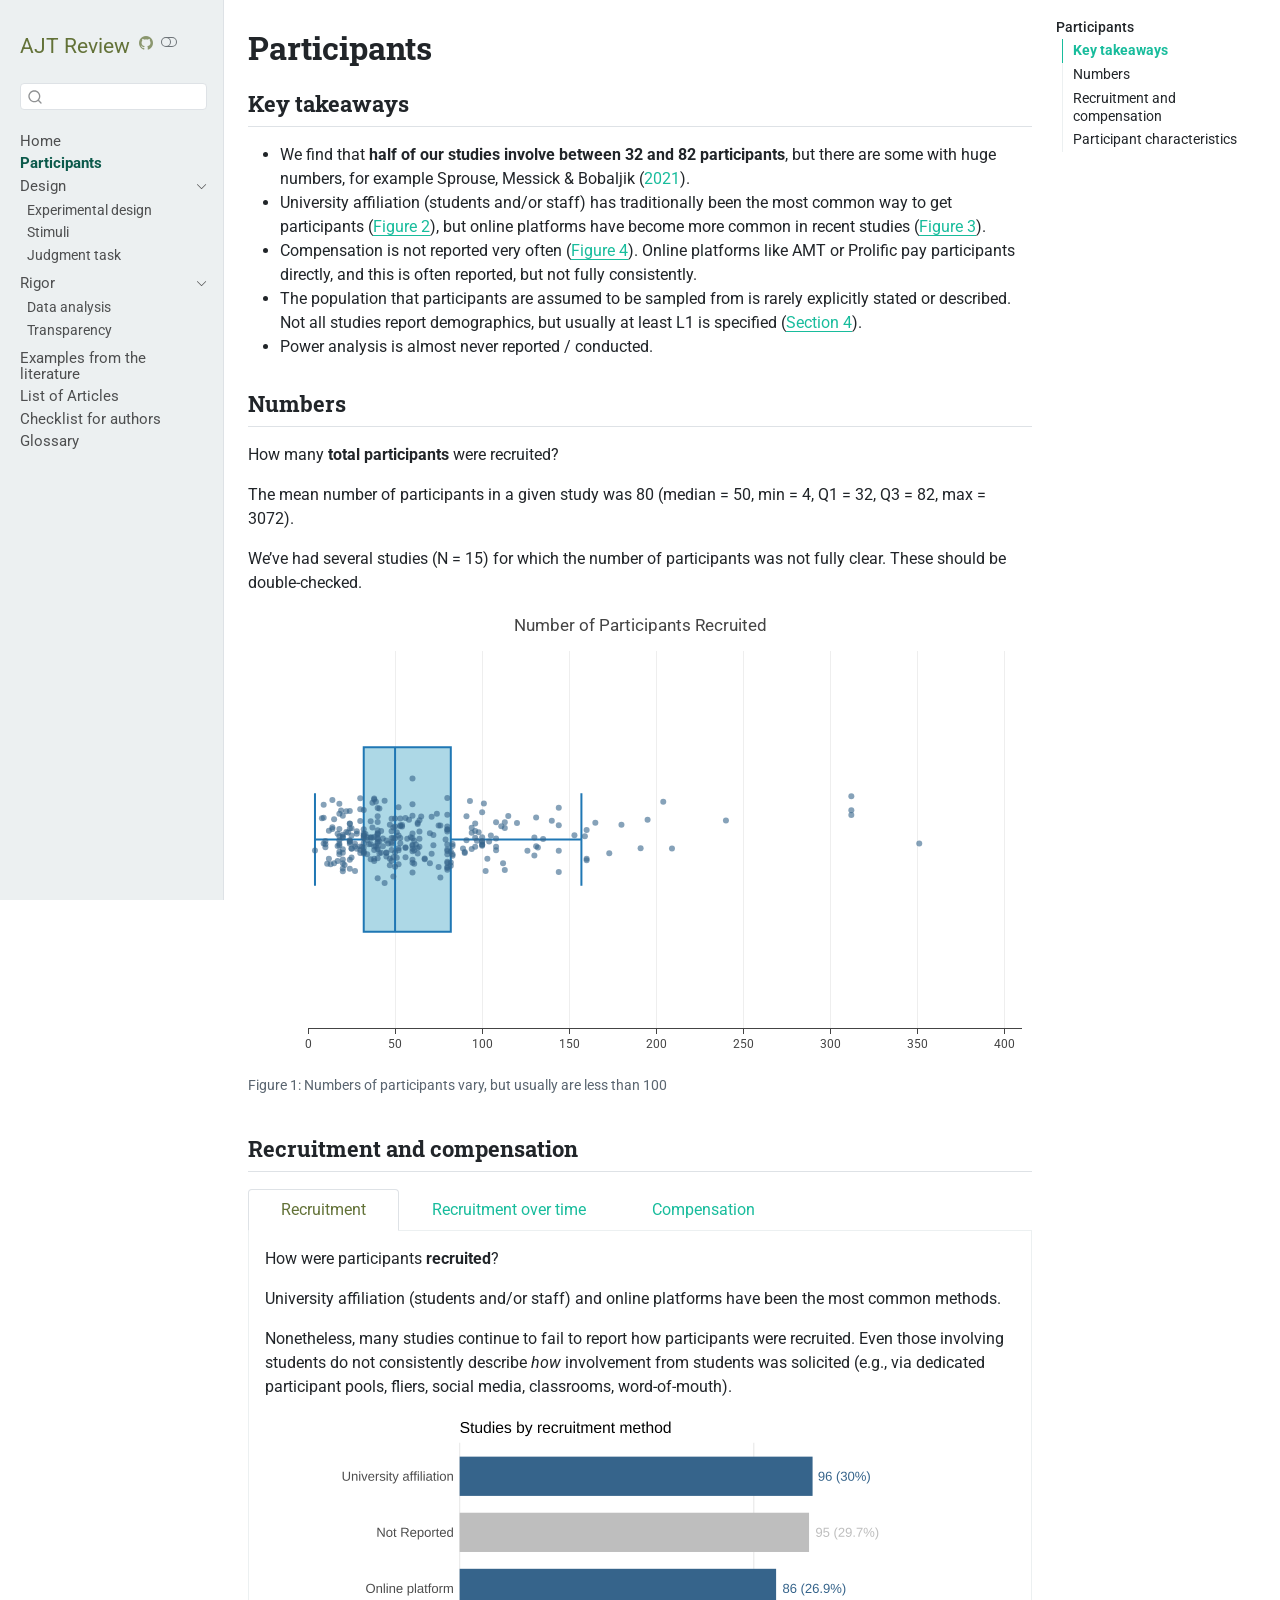
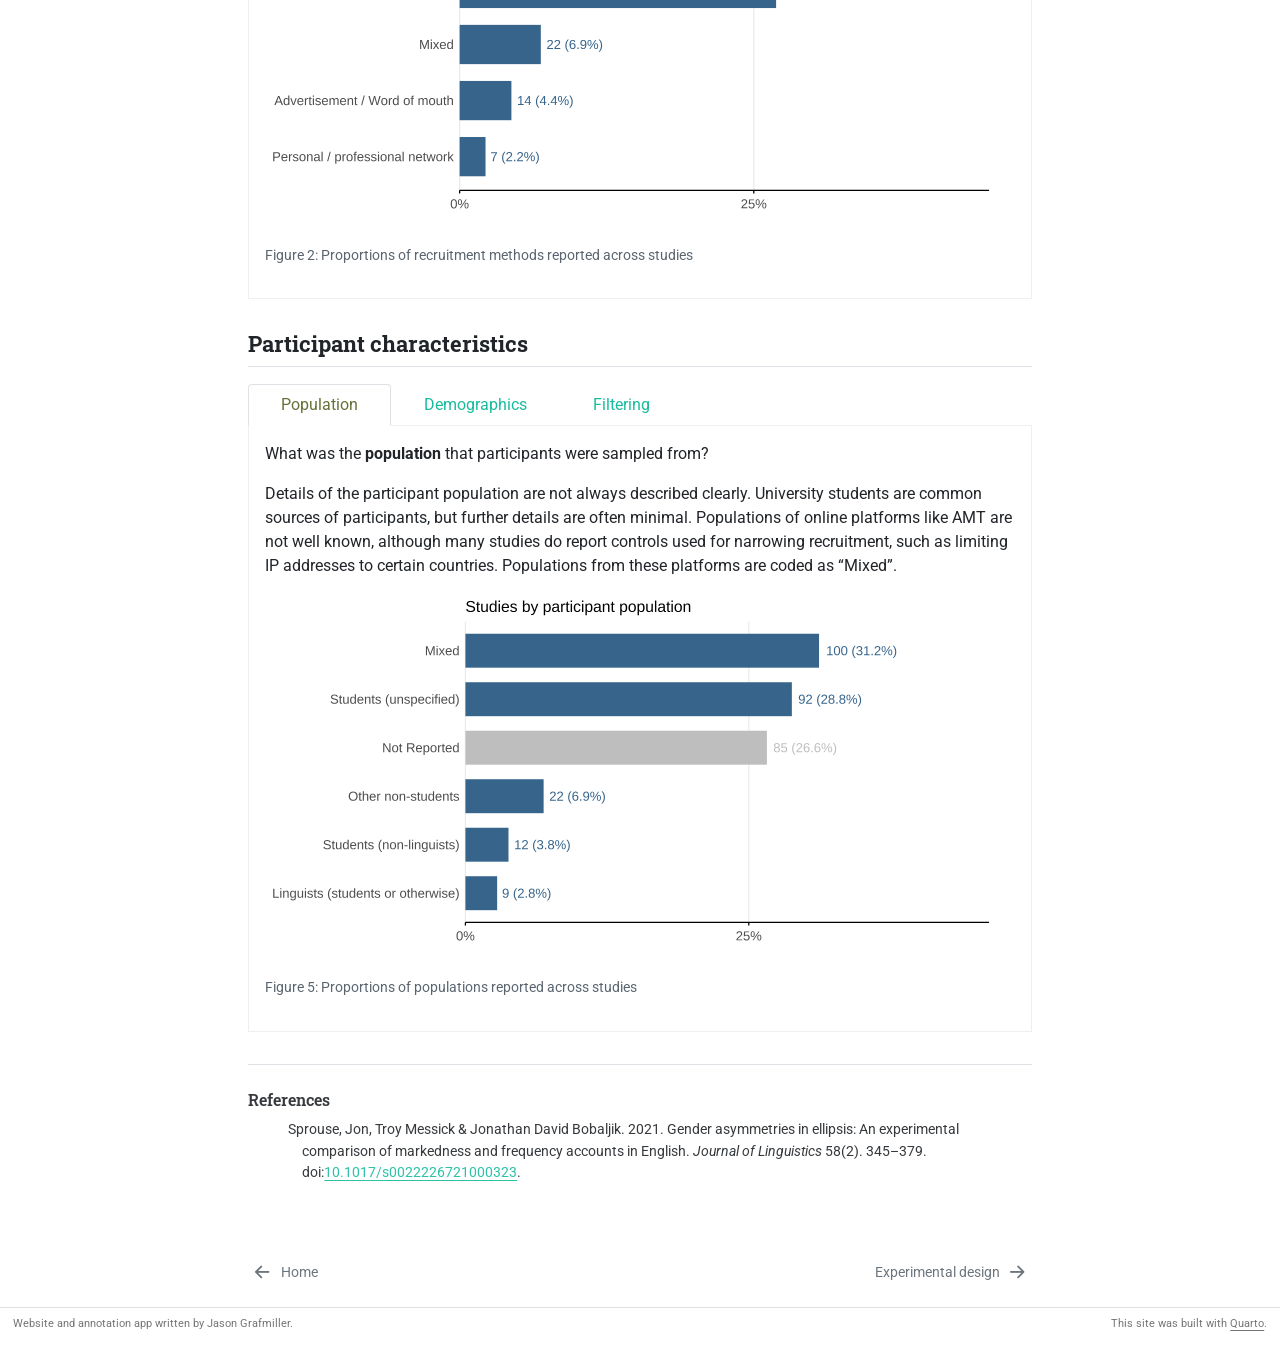
<file: docs/participants.html>
<!DOCTYPE html>
<html xmlns="http://www.w3.org/1999/xhtml" lang="en" xml:lang="en"><head>

<meta charset="utf-8">
<meta name="generator" content="quarto-1.6.39">

<meta name="viewport" content="width=device-width, initial-scale=1.0, user-scalable=yes">


<title>Participants – Systematic Review of Acceptability Judgment Tasks in Theoretical Linguistics</title>
<style>
code{white-space: pre-wrap;}
span.smallcaps{font-variant: small-caps;}
div.columns{display: flex; gap: min(4vw, 1.5em);}
div.column{flex: auto; overflow-x: auto;}
div.hanging-indent{margin-left: 1.5em; text-indent: -1.5em;}
ul.task-list{list-style: none;}
ul.task-list li input[type="checkbox"] {
  width: 0.8em;
  margin: 0 0.8em 0.2em -1em; /* quarto-specific, see https://github.com/quarto-dev/quarto-cli/issues/4556 */ 
  vertical-align: middle;
}
/* CSS for citations */
div.csl-bib-body { }
div.csl-entry {
  clear: both;
  margin-bottom: 0em;
}
.hanging-indent div.csl-entry {
  margin-left:2em;
  text-indent:-2em;
}
div.csl-left-margin {
  min-width:2em;
  float:left;
}
div.csl-right-inline {
  margin-left:2em;
  padding-left:1em;
}
div.csl-indent {
  margin-left: 2em;
}</style>


<script src="site_libs/quarto-nav/quarto-nav.js"></script>
<script src="site_libs/quarto-nav/headroom.min.js"></script>
<script src="site_libs/clipboard/clipboard.min.js"></script>
<script src="site_libs/quarto-search/autocomplete.umd.js"></script>
<script src="site_libs/quarto-search/fuse.min.js"></script>
<script src="site_libs/quarto-search/quarto-search.js"></script>
<meta name="quarto:offset" content="./">
<link href="./design.html" rel="next">
<link href="./index.html" rel="prev">
<link href="./_images/UoBcrest.ico" rel="icon">
<script src="site_libs/quarto-html/quarto.js"></script>
<script src="site_libs/quarto-html/popper.min.js"></script>
<script src="site_libs/quarto-html/tippy.umd.min.js"></script>
<script src="site_libs/quarto-html/anchor.min.js"></script>
<link href="site_libs/quarto-html/tippy.css" rel="stylesheet">
<link href="site_libs/quarto-html/quarto-syntax-highlighting-e26003cea8cd680ca0c55a263523d882.css" rel="stylesheet" class="quarto-color-scheme" id="quarto-text-highlighting-styles">
<link href="site_libs/quarto-html/quarto-syntax-highlighting-dark-d166b450ba5a8e9f7a0ab969bf6592c1.css" rel="prefetch" class="quarto-color-scheme quarto-color-alternate" id="quarto-text-highlighting-styles">
<script src="site_libs/bootstrap/bootstrap.min.js"></script>
<link href="site_libs/bootstrap/bootstrap-icons.css" rel="stylesheet">
<link href="site_libs/bootstrap/bootstrap-764990ff1d585a3a10b7d22651232979.min.css" rel="stylesheet" append-hash="true" class="quarto-color-scheme" id="quarto-bootstrap" data-mode="light">
<link href="site_libs/bootstrap/bootstrap-dark-3ccdc8ba0f0515c40daf8a1a4c366d2c.min.css" rel="prefetch" append-hash="true" class="quarto-color-scheme quarto-color-alternate" id="quarto-bootstrap" data-mode="dark">
<script src="site_libs/quarto-contrib/glightbox/glightbox.min.js"></script>
<link href="site_libs/quarto-contrib/glightbox/glightbox.min.css" rel="stylesheet">
<link href="site_libs/quarto-contrib/glightbox/lightbox.css" rel="stylesheet">
<script id="quarto-search-options" type="application/json">{
  "location": "sidebar",
  "copy-button": false,
  "collapse-after": 3,
  "panel-placement": "start",
  "type": "textbox",
  "limit": 50,
  "keyboard-shortcut": [
    "f",
    "/",
    "s"
  ],
  "show-item-context": false,
  "language": {
    "search-no-results-text": "No results",
    "search-matching-documents-text": "matching documents",
    "search-copy-link-title": "Copy link to search",
    "search-hide-matches-text": "Hide additional matches",
    "search-more-match-text": "more match in this document",
    "search-more-matches-text": "more matches in this document",
    "search-clear-button-title": "Clear",
    "search-text-placeholder": "",
    "search-detached-cancel-button-title": "Cancel",
    "search-submit-button-title": "Submit",
    "search-label": "Search"
  }
}</script>
<link rel="preconnect" href="https://fonts.googleapis.com">
<link rel="preconnect" href="https://fonts.gstatic.com" crossorigin="">
<link href="https://fonts.googleapis.com/css2?family=Roboto+Serif:ital,opsz,wght@0,8..144,100;0,8..144,200;1,8..144,100;1,8..144,200&amp;family=Roboto+Slab:wght@100;200;300;400;500;600;700;800;900&amp;family=Roboto:ital,wght@0,100;0,300;0,400;0,500;0,700;0,900;1,100;1,300;1,400;1,500;1,700;1,900&amp;display=swap" rel="stylesheet">
<link href="site_libs/htmltools-fill-0.5.9/fill.css" rel="stylesheet">

<script src="site_libs/htmlwidgets-1.6.4/htmlwidgets.js"></script>

<script src="site_libs/plotly-binding-4.12.1/plotly.js"></script>

<script src="site_libs/typedarray-0.1/typedarray.min.js"></script>

<script src="site_libs/jquery-3.5.1/jquery.min.js"></script>

<link href="site_libs/crosstalk-1.2.2/css/crosstalk.min.css" rel="stylesheet">

<script src="site_libs/crosstalk-1.2.2/js/crosstalk.min.js"></script>

<link href="site_libs/plotly-htmlwidgets-css-2.25.2/plotly-htmlwidgets.css" rel="stylesheet">

<script src="site_libs/plotly-main-2.25.2/plotly-latest.min.js"></script>



<link rel="stylesheet" href="custom_bib.css">
</head>

<body class="nav-sidebar docked">

<div id="quarto-search-results"></div>
  <header id="quarto-header" class="headroom fixed-top">
  <nav class="quarto-secondary-nav">
    <div class="container-fluid d-flex">
      <button type="button" class="quarto-btn-toggle btn" data-bs-toggle="collapse" role="button" data-bs-target=".quarto-sidebar-collapse-item" aria-controls="quarto-sidebar" aria-expanded="false" aria-label="Toggle sidebar navigation" onclick="if (window.quartoToggleHeadroom) { window.quartoToggleHeadroom(); }">
        <i class="bi bi-layout-text-sidebar-reverse"></i>
      </button>
        <nav class="quarto-page-breadcrumbs" aria-label="breadcrumb"><ol class="breadcrumb"><li class="breadcrumb-item"><a href="./participants.html">Participants</a></li></ol></nav>
        <a class="flex-grow-1" role="navigation" data-bs-toggle="collapse" data-bs-target=".quarto-sidebar-collapse-item" aria-controls="quarto-sidebar" aria-expanded="false" aria-label="Toggle sidebar navigation" onclick="if (window.quartoToggleHeadroom) { window.quartoToggleHeadroom(); }">      
        </a>
      <button type="button" class="btn quarto-search-button" aria-label="Search" onclick="window.quartoOpenSearch();">
        <i class="bi bi-search"></i>
      </button>
    </div>
  </nav>
</header>
<!-- content -->
<div id="quarto-content" class="quarto-container page-columns page-rows-contents page-layout-article">
<!-- sidebar -->
  <nav id="quarto-sidebar" class="sidebar collapse collapse-horizontal quarto-sidebar-collapse-item sidebar-navigation docked overflow-auto">
    <div class="pt-lg-2 mt-2 text-left sidebar-header">
    <div class="sidebar-title mb-0 py-0">
      <a href="./">AJT Review</a> 
        <div class="sidebar-tools-main">
    <a href="https://github.com/jasongraf1/ajt_review" title="" class="quarto-navigation-tool px-1" aria-label=""><i class="bi bi-github"></i></a>
  <a href="" class="quarto-color-scheme-toggle quarto-navigation-tool  px-1" onclick="window.quartoToggleColorScheme(); return false;" title="Toggle dark mode"><i class="bi"></i></a>
</div>
    </div>
      </div>
        <div class="mt-2 flex-shrink-0 align-items-center">
        <div class="sidebar-search">
        <div id="quarto-search" class="" title="Search"></div>
        </div>
        </div>
    <div class="sidebar-menu-container"> 
    <ul class="list-unstyled mt-1">
        <li class="sidebar-item">
  <div class="sidebar-item-container"> 
  <a href="./index.html" class="sidebar-item-text sidebar-link">
 <span class="menu-text">Home</span></a>
  </div>
</li>
        <li class="sidebar-item">
  <div class="sidebar-item-container"> 
  <a href="./participants.html" class="sidebar-item-text sidebar-link active">
 <span class="menu-text">Participants</span></a>
  </div>
</li>
        <li class="sidebar-item sidebar-item-section">
      <div class="sidebar-item-container"> 
            <a class="sidebar-item-text sidebar-link text-start" data-bs-toggle="collapse" data-bs-target="#quarto-sidebar-section-1" role="navigation" aria-expanded="true">
 <span class="menu-text">Design</span></a>
          <a class="sidebar-item-toggle text-start" data-bs-toggle="collapse" data-bs-target="#quarto-sidebar-section-1" role="navigation" aria-expanded="true" aria-label="Toggle section">
            <i class="bi bi-chevron-right ms-2"></i>
          </a> 
      </div>
      <ul id="quarto-sidebar-section-1" class="collapse list-unstyled sidebar-section depth1 show">  
          <li class="sidebar-item">
  <div class="sidebar-item-container"> 
  <a href="./design.html" class="sidebar-item-text sidebar-link">
 <span class="menu-text">Experimental design</span></a>
  </div>
</li>
          <li class="sidebar-item">
  <div class="sidebar-item-container"> 
  <a href="./stimuli.html" class="sidebar-item-text sidebar-link">
 <span class="menu-text">Stimuli</span></a>
  </div>
</li>
          <li class="sidebar-item">
  <div class="sidebar-item-container"> 
  <a href="./task.html" class="sidebar-item-text sidebar-link">
 <span class="menu-text">Judgment task</span></a>
  </div>
</li>
      </ul>
  </li>
        <li class="sidebar-item sidebar-item-section">
      <div class="sidebar-item-container"> 
            <a class="sidebar-item-text sidebar-link text-start" data-bs-toggle="collapse" data-bs-target="#quarto-sidebar-section-2" role="navigation" aria-expanded="true">
 <span class="menu-text">Rigor</span></a>
          <a class="sidebar-item-toggle text-start" data-bs-toggle="collapse" data-bs-target="#quarto-sidebar-section-2" role="navigation" aria-expanded="true" aria-label="Toggle section">
            <i class="bi bi-chevron-right ms-2"></i>
          </a> 
      </div>
      <ul id="quarto-sidebar-section-2" class="collapse list-unstyled sidebar-section depth1 show">  
          <li class="sidebar-item">
  <div class="sidebar-item-container"> 
  <a href="./analysis.html" class="sidebar-item-text sidebar-link">
 <span class="menu-text">Data analysis</span></a>
  </div>
</li>
          <li class="sidebar-item">
  <div class="sidebar-item-container"> 
  <a href="./transparency.html" class="sidebar-item-text sidebar-link">
 <span class="menu-text">Transparency</span></a>
  </div>
</li>
      </ul>
  </li>
        <li class="sidebar-item">
  <div class="sidebar-item-container"> 
  <a href="./examples.html" class="sidebar-item-text sidebar-link">
 <span class="menu-text">Examples from the literature</span></a>
  </div>
</li>
        <li class="sidebar-item">
  <div class="sidebar-item-container"> 
  <a href="./references.html" class="sidebar-item-text sidebar-link">
 <span class="menu-text">List of Articles</span></a>
  </div>
</li>
        <li class="sidebar-item">
  <div class="sidebar-item-container"> 
  <a href="./checklist.html" class="sidebar-item-text sidebar-link">
 <span class="menu-text">Checklist for authors</span></a>
  </div>
</li>
        <li class="sidebar-item">
  <div class="sidebar-item-container"> 
  <a href="./glossary.html" class="sidebar-item-text sidebar-link">
 <span class="menu-text">Glossary</span></a>
  </div>
</li>
    </ul>
    </div>
</nav>
<div id="quarto-sidebar-glass" class="quarto-sidebar-collapse-item" data-bs-toggle="collapse" data-bs-target=".quarto-sidebar-collapse-item"></div>
<!-- margin-sidebar -->
    <div id="quarto-margin-sidebar" class="sidebar margin-sidebar">
        <nav id="TOC" role="doc-toc" class="toc-active">
    <h2 id="toc-title">Participants</h2>
   
  <ul>
  <li><a href="#key-takeaways" id="toc-key-takeaways" class="nav-link active" data-scroll-target="#key-takeaways">Key takeaways</a></li>
  <li><a href="#numbers" id="toc-numbers" class="nav-link" data-scroll-target="#numbers">Numbers</a></li>
  <li><a href="#recruitment-and-compensation" id="toc-recruitment-and-compensation" class="nav-link" data-scroll-target="#recruitment-and-compensation">Recruitment and compensation</a></li>
  <li><a href="#sec-population" id="toc-sec-population" class="nav-link" data-scroll-target="#sec-population">Participant characteristics</a></li>
  </ul>
</nav>
    </div>
<!-- main -->
<main class="content" id="quarto-document-content">

<header id="title-block-header" class="quarto-title-block default">
<div class="quarto-title">
<h1 class="title">Participants</h1>
</div>



<div class="quarto-title-meta">

    
  
    
  </div>
  


</header>


<section id="key-takeaways" class="level2">
<h2 class="anchored" data-anchor-id="key-takeaways">Key takeaways</h2>
<ul>
<li>We find that <strong>half of our studies involve between 32 and 82 participants</strong>, but there are some with huge numbers, for example <span class="citation" data-cites="sprouse_gender_2021">Sprouse, Messick &amp; Bobaljik (<a href="#ref-sprouse_gender_2021" role="doc-biblioref">2021</a>)</span>.</li>
<li>University affiliation (students and/or staff) has traditionally been the most common way to get participants (<a href="#fig-part-rec" class="quarto-xref">Figure&nbsp;2</a>), but online platforms have become more common in recent studies (<a href="#fig-part-rec-time" class="quarto-xref">Figure&nbsp;3</a>).</li>
<li>Compensation is not reported very often (<a href="#fig-part-comp" class="quarto-xref">Figure&nbsp;4</a>). Online platforms like AMT or Prolific pay participants directly, and this is often reported, but not fully consistently.</li>
<li>The population that participants are assumed to be sampled from is rarely explicitly stated or described. Not all studies report demographics, but usually at least L1 is specified (<a href="#sec-population" class="quarto-xref">Section&nbsp;4</a>).</li>
<li>Power analysis is almost never reported / conducted.</li>
</ul>
</section>
<section id="numbers" class="level2">
<h2 class="anchored" data-anchor-id="numbers">Numbers</h2>
<p>How many <strong>total participants</strong> were recruited?</p>
<p>The mean number of participants in a given study was 80 (median = 50, min = 4, Q1 = 32, Q3 = 82, max = 3072).</p>
<p>We’ve had several studies (N = 15) for which the number of participants was not fully clear. These should be double-checked.</p>
<div class="cell">
<div id="fig-part-num" class="cell-output-display quarto-float quarto-figure quarto-figure-center anchored">
<figure class="quarto-float quarto-float-fig figure">
<div aria-describedby="fig-part-num-caption-0ceaefa1-69ba-4598-a22c-09a6ac19f8ca">
<div class="plotly html-widget html-fill-item" id="htmlwidget-057f6e9b1f30e2dbee53" style="width:100%;height:464px;"></div>
<script type="application/json" data-for="htmlwidget-057f6e9b1f30e2dbee53">{"x":{"visdat":{"550ce758e5":["function () ","plotlyVisDat"]},"cur_data":"550ce758e5","attrs":{"550ce758e5":{"alpha_stroke":1,"sizes":[10,100],"spans":[1,20],"type":"box","orientation":"h","q1":[32],"median":[50],"q3":[82],"lowerfence":[4],"upperfence":[157],"hoverinfo":"skip","boxpoints":false,"fillcolor":"lightblue","line":{"color":"steelblue4"},"inherit":true},"550ce758e5.1":{"alpha_stroke":1,"sizes":[10,100],"spans":[1,20],"x":{},"y":{},"type":"scatter","mode":"markers","hovertext":{},"hoverinfo":"text","color":["steelblue4"],"marker":{"size":6,"opacity":0.59999999999999998},"inherit":true}},"layout":{"margin":{"b":40,"l":60,"t":40,"r":10},"title":"Number of Participants Recruited","yaxis":{"domain":[0,1],"automargin":true,"title":"","showticklabels":false,"zeroline":false},"xaxis":{"domain":[0,1],"automargin":true,"title":"","showgrid":true,"showline":true,"zeroline":false,"range":[0,410],"ticks":"outside"},"uniformtext":{"minsize":16,"mode":"show"},"font":{"family":"Roboto"},"showlegend":false,"autosize":true,"hovermode":"closest"},"source":"A","config":{"modeBarButtonsToAdd":["hoverclosest","hovercompare"],"showSendToCloud":false,"displayModeBar":false,"responsive":true},"data":[{"fillcolor":"lightblue","type":"box","orientation":"h","q1":[32],"median":[50],"q3":[82],"lowerfence":[4],"upperfence":[157],"hoverinfo":"skip","boxpoints":false,"line":{"color":"steelblue4"},"name":"lightblue","marker":{"color":"rgba(31,119,180,1)","line":{"color":"rgba(31,119,180,1)"}},"xaxis":"x","yaxis":"y","frame":null},{"x":[30,27,32,32,32,52,12,20,32,63,65,94,22,130,48,160,49,89,24,9,47,173,60,20,24,20,17,20,165,120,63,54,14,61,72,64,45,46,15,38,71,48,31,191,180,10,40,34,18,18,24,24,24,24,36,52,51,100,160,60,40,42,43,40,44,28,44,240,42,50,64,60,82,24,79,14,48,70,48,48,60,9,140,32,32,32,74,126,30,19,36,38,30,20,10,39,25,24,18,27,108,108,108,113,113,3072,928,17,20,82,130,12,34,56,60,35,9,18,48,51,97,100,96,57,132,40,8,75,75,101,50,53,62,80,80,80,80,80,14,11,47,54,40,67,100,100,18,30,30,27,195,67,70,60,10,33,37,25,80,23,351,50,91,38,63,160,64,28,28,52,20,60,83,83,83,53,53,53,53,727,32,18,36,45,52,204,25,80,80,80,80,80,80,80,56,209,34,45,59,72,40,40,40,40,40,41,60,61,61,94,50,501,43,40,20,90,63,103,37,100,25,32,52,13,40,80,60,80,83,94,22,38,32,18,41,47,90,40,38,38,17,37,30,24,15,49,40,20,20,25,108,312,312,312,48,60,96,96,96,36,50,82,24,56,159,49,64,40,102,76,98,100,100,38,153,41,18,18,131,58,56,4,39,60,60,21,135,115,45,71,49,36,32,32,76,105,91,93,144,144,144,131,111,104,112,144,113],"y":[-0.02802378232761063,-0.011508874474163999,0.077935415707456213,0.0035254195712288005,0.0064643867580473123,0.085753249344164062,0.023045810299460116,-0.063253061730326701,-0.034342642594676308,-0.022283098504997906,0.06120408987197308,0.017990691352868193,0.020038572529702609,0.005534135797255986,-0.027792056737703748,0.024892523911461972,-0.098330857831481919,-0.023639570386396705,-0.05339118529934226,-0.010898745732914758,-0.051300222415361987,-0.036444561464557011,-0.031251963392462834,-0.08433466553712067,0.041889352224726235,0.0076686558918257616,-0.056906846850597381,0.062690746053496338,0.044756283052251114,0.043906674376652112,0.041079054081874358,0.034432012705004553,0.027695882676879443,-0.003095585528836084,-0.015298133186995839,-0.019023550050619134,-0.034735348946025639,-0.01039586390097994,-0.063269817578413226,0.10844779826692563,0.060398099915249526,-0.056155429160167462,-0.020144241764953802,-0.023332767681160944,0.038998255916815897,-0.0041684533235914643,0.012665925699737741,-0.0014273377674351509,-0.0021435228645658045,0.068430114200722883,-0.011288549282963382,0.07582353022147699,-0.077437640211511061,0.02923068748180346,0.0061927121922306892,0.010797078437198637,0.018981974137994104,-0.016660369183471007,-0.050928769155354436,-0.053589561323778893,0.015176432070212903,0.022410488931471309,0.0026502113365252074,0.046113373393986884,0.10250423428135723,-0.024551558302826765,-0.11545844378204062,0.050286926223112829,-0.035460038129119631,-0.034400430823367904,0.051278568484834947,-0.014238650352550446,-0.061035885612726784,-0.0069445681219522312,0.00028820929499434665,0.032218827425941649,-0.011024328090937532,0.016589098195784847,0.054841950657467387,0.021759074541690144,-0.016296579276561338,0.057440380922554692,0.049675192798105977,0.027419847975403502,0.011936586755572061,-0.031395303801968574,0.068032622426500378,-0.030012979357356348,0.10936664965082883,0.076630531309259467,-0.011785017955023845,-0.051321045015339045,-0.035520328184965054,0.012844185457826477,-0.012334593923118682,-0.017377129969886659,-0.047580928363250785,-0.0022513862404460135,-0.039245223472853794,-0.083397096829406839,-0.019011326014388125,0.045949830453038298,-0.028767348130419597,0.03039821611125167,-0.08089413541445821,-0.002778098276226972,0.025970360197173116,0.01505766810833572,0.0052838097074471672,-0.032035300415268822,-0.042485217301679118,-0.051206439530245666,0.0058823298550062936,-0.047373730709240114,-0.024527872185033418,-0.012804609609912363,0.092193100261610372,-0.032597495084772929,0.0038980424781855389,-0.048092831706506432,-0.0035654043061799333,0.07222754292116744,0.022575202653960735,0.0020616460996469967,-0.021124841616981242,-0.10266236107702578,0.056566860670708777,-0.073032003546241106,0.036997375543866722,0.095455178460874174,-0.072194658048589974,0.035089216768735547,-0.013109874470123401,-0.075733382689087581,-0.080076808678729683,-0.026545326108515149,-0.073087779249794996,0.03439583864879138,0.10500544702628359,-0.064351523801758945,0.039386942373758907,0.038452112050045499,0.016610128947505885,-0.050418830413850396,-0.0059726303315329344,-0.014019766758512334,0.028149476661023992,-0.018621937805191453,0.048848669334281038,-0.018729042888350693,0.052635573278966598,-0.052458850333303289,-0.063007762237905621,0.16205199674712023,-0.02084287940802159,0.014911379577035767,0.031828483701692438,-0.024189031285437181,0.025843102215680452,0.018448226369254302,-0.010769025382084671,0.0032646516762657634,-0.0017033626869231999,0.10642259495080907,-0.03706680481364142,-0.054799813353733198,0.0018894199585539409,0.015524037472156853,0.021826173945509147,-0.022918266635555285,-0.053166306698559554,0.063159258804474511,-0.017482519397677736,-0.043275643132668705,-0.011813978447054826,-0.009858794717427611,0.055496014485682026,0.0042368646098598231,0.037702689259226076,-0.024964600858613042,0.010722265479080064,-0.016234295574541736,0.0047291764086785718,-0.044768167898877081,-0.065540076666398592,0.099860669237398336,0.030035441183620882,-0.062563568081247203,-0.030558295834021046,-0.059274004229865521,0.10994051744418598,0.065620648821675523,-0.01325725283481765,0.027159702961604477,-0.020716997395942988,-0.023812344730778923,-0.039430141892512129,-0.0027014062542720253,0.0059622618213792077,0.012184371479954601,0.061623793924266895,-0.025803191547239014,-0.04962535751960187,0.083784846620159503,-0.022058160845264279,-0.036153298496993683,-0.061813655944164651,-0.064235786115889829,-0.028698673964899349,0.03089929085832643,0.055492406946485918,0.035379417691779401,-0.018182864854762629,0.0029874968692300348,-0.0352298231840035,-0.035860908078700508,0.044232524948846004,-0.050779628930177213,0.097764698274623196,-0.0045159796982925807,0.010726941331460814,-0.036926385236978672,-0.028719434488163487,-0.065850806615262089,-0.0091462694186363654,0.020949120246223196,0.016215217208069,-0.039076824352737571,-0.039431098542700077,-0.025109935917143042,0.074803033492317525,-0.056865181033287249,-0.0089525797190099215,0.095118091083946366,-0.00504874426644042,-0.067992035191069694,-0.033238471763703113,0.024272998945243908,-0.018780143583488673,-0.028093818177489151,-0.017195861706422965,0.0045248323569610591,0.079925438557291298,-0.0044282556069441988,0.054039974807575865,0.031537705782528333,-0.005681994775307034,-0.07664510014452991,-0.026055865877626008,-0.024493522656923714,0.0023577216380763618,0.065009933883341031,0.11465394869155471,0.077379052949188468,-0.006657548216447224,-0.087826369777881885,-0.019438993203587177,0.0044603611536647271,0.042250650203371799,0.048126398424213554,0.034215471470823232,-0.069763717489973384,0.042482152281667761,-0.022327860821361113,0.0087401350080627844,0.0037275588586867282,0.021408338248525276,0.001233749141306997,-0.083373754879283155,0.036824798238672109,0.01930132841748379,-0.013282581263911117,0.0059072255523340347,0.0067019322684231681,0.011050973428050106,0.082042308298874309,-0.010952518946673793,0.008403269194232876,0.058419193653454653,0.052709051168845958,0.057263155519017873,-0.028873400052977838,0.10012413651464147,0.0033350435465091485,0.093342592235343136,-0.067545134301535581,0.0010491793177118741,0.062495728548460784,-0.03576210936113982,-0.037634448410887103,-0.046926935180344694,-0.052625663966936832,-0.021857976659019944,0.016558958647949092,-0.100710524896036,0.010599021668614589,0.061833752320828522,0.10187870091202177,0.037838738189798077,-0.086336519955716506,-0.0300753354003391,-0.017602322829130844,0.035176195137844722,-0.0052835667001887238,-0.062932431403008596,0.084221785404705748,0.045569564589798134],"type":"scatter","mode":"markers","hovertext":["<b>Participants Recruited:<\/b> 30<br>Frisch & Zawaydeh (2001)","<b>Participants Recruited:<\/b> 27<br>Albright (2002)","<b>Participants Recruited:<\/b> 32<br>Bader & Frazier (2005)","<b>Participants Recruited:<\/b> 32<br>Bader & Frazier (2005)","<b>Participants Recruited:<\/b> 32<br>Bader & Frazier (2005)","<b>Participants Recruited:<\/b> 52<br>Mattiello & Dressler (2022)","<b>Participants Recruited:<\/b> 12<br>Sobin (1997)","<b>Participants Recruited:<\/b> 20<br>Radford & Iwasaki (2015)","<b>Participants Recruited:<\/b> 32<br>Cat (2007)","<b>Participants Recruited:<\/b> 63<br>Tsiakmakis et al. (2022)","<b>Participants Recruited:<\/b> 65<br>Tsiakmakis et al. (2022)","<b>Participants Recruited:<\/b> 94<br>Bernstein et al. (1999)","<b>Participants Recruited:<\/b> 22<br>Snyder (2000)","<b>Participants Recruited:<\/b> 130<br>Barðdal (2006)","<b>Participants Recruited:<\/b> 48<br>Clifton et al. (2006)","<b>Participants Recruited:<\/b> 160<br>Han et al. (2007)","<b>Participants Recruited:<\/b> 49<br>Rocafiguera & Bel (2021)","<b>Participants Recruited:<\/b> 89<br>Jung & Goodall (2023)","<b>Participants Recruited:<\/b> 24<br>Hofmeister (2010)","<b>Participants Recruited:<\/b> 9<br>Zuraw (2010)","<b>Participants Recruited:<\/b> 47<br>Blanchette & Nadeu (2018)","<b>Participants Recruited:<\/b> 173<br>Kamoen et al. (2011)","<b>Participants Recruited:<\/b> 60<br>Han et al. (2007)","<b>Participants Recruited:<\/b> 20<br>Sprouse (2009)","<b>Participants Recruited:<\/b> 24<br>Sprouse (2009)","<b>Participants Recruited:<\/b> 20<br>Sprouse (2009)","<b>Participants Recruited:<\/b> 17<br>Sprouse (2009)","<b>Participants Recruited:<\/b> 20<br>Sprouse (2009)","<b>Participants Recruited:<\/b> 165<br>Khalaf (2021)","<b>Participants Recruited:<\/b> 120<br>Khalaf (2021)","<b>Participants Recruited:<\/b> 63<br>Morgan & Wagers (2018)","<b>Participants Recruited:<\/b> 54<br>Abeillé et al. (2023)","<b>Participants Recruited:<\/b> 14<br>Sportiche (2011)","<b>Participants Recruited:<\/b> 61<br>Keller (2003)","<b>Participants Recruited:<\/b> 72<br>Keller (2003)","<b>Participants Recruited:<\/b> 64<br>Dąbrowska (2013)","<b>Participants Recruited:<\/b> 45<br>Fukuda (2020)","<b>Participants Recruited:<\/b> 46<br>Fukuda (2020)","<b>Participants Recruited:<\/b> 15<br>Bidese et al. (2019)","<b>Participants Recruited:<\/b> 38<br>Dąbrowska (2008)","<b>Participants Recruited:<\/b> 71<br>Ambridge & Goldberg (2008)","<b>Participants Recruited:<\/b> 48<br>Goldwater & Markman (2009)","<b>Participants Recruited:<\/b> 31<br>Francis (2010)","<b>Participants Recruited:<\/b> 191<br>Vallejo (2019)","<b>Participants Recruited:<\/b> 180<br>Vallejo (2019)","<b>Participants Recruited:<\/b> 10<br>Doliana & Sundaresan (2021)","<b>Participants Recruited:<\/b> 40<br>Flach (2020)","<b>Participants Recruited:<\/b> 34<br>Hitz & Francis (2016)","<b>Participants Recruited:<\/b> 18<br>Heestand et al. (2011)","<b>Participants Recruited:<\/b> 18<br>Heestand et al. (2011)","<b>Participants Recruited:<\/b> 24<br>Heestand et al. (2011)","<b>Participants Recruited:<\/b> 24<br>Häussler & Bader (2010)","<b>Participants Recruited:<\/b> 24<br>Häussler & Bader (2010)","<b>Participants Recruited:<\/b> 24<br>Häussler & Bader (2010)","<b>Participants Recruited:<\/b> 36<br>Häussler & Bader (2010)","<b>Participants Recruited:<\/b> 52<br>Pañeda & Kush (2021)","<b>Participants Recruited:<\/b> 51<br>Pañeda & Kush (2021)","<b>Participants Recruited:<\/b> 100<br>Engel et al. (2022)","<b>Participants Recruited:<\/b> 160<br>Ungerer (2021)","<b>Participants Recruited:<\/b> 60<br>Liu & Ambridge (2021)","<b>Participants Recruited:<\/b> 40<br>Al-Aqarbeh & Sprouse (2023)","<b>Participants Recruited:<\/b> 42<br>Al-Aqarbeh & Sprouse (2023)","<b>Participants Recruited:<\/b> 43<br>Al-Aqarbeh & Sprouse (2023)","<b>Participants Recruited:<\/b> 40<br>Al-Aqarbeh & Sprouse (2023)","<b>Participants Recruited:<\/b> 44<br>Aoshima et al. (2009)","<b>Participants Recruited:<\/b> 28<br>Aoshima et al. (2009)","<b>Participants Recruited:<\/b> 44<br>Aoshima et al. (2009)","<b>Participants Recruited:<\/b> 240<br>Almeida & Sprouse (2012)","<b>Participants Recruited:<\/b> 42<br>Liu (2013)","<b>Participants Recruited:<\/b> 50<br>Kunduracı (2023)","<b>Participants Recruited:<\/b> 64<br>Stepanov et al. (2018)","<b>Participants Recruited:<\/b> 60<br>Lee (2016)","<b>Participants Recruited:<\/b> 82<br>González-Vilbazo & López (2012)","<b>Participants Recruited:<\/b> 24<br>Fanselow et al. (2011)","<b>Participants Recruited:<\/b> 79<br>Arsenijevic & Gracanin-Yuksek (2016)","<b>Participants Recruited:<\/b> 14<br>Coetzee (2014)","<b>Participants Recruited:<\/b> 48<br>Frazier & Clifton Jr. (2005)","<b>Participants Recruited:<\/b> 70<br>Frazier & Clifton Jr. (2005)","<b>Participants Recruited:<\/b> 48<br>Frazier & Clifton Jr. (2005)","<b>Participants Recruited:<\/b> 48<br>Frazier & Clifton Jr. (2005)","<b>Participants Recruited:<\/b> 60<br>Frazier & Clifton Jr. (2005)","<b>Participants Recruited:<\/b> 9<br>Shimojo (1997)","<b>Participants Recruited:<\/b> 140<br>Solt & Waldon (2019)","<b>Participants Recruited:<\/b> 32<br>Salzmann et al. (2023)","<b>Participants Recruited:<\/b> 32<br>Salzmann et al. (2023)","<b>Participants Recruited:<\/b> 32<br>Salzmann et al. (2023)","<b>Participants Recruited:<\/b> 74<br>Pasquereau et al. (2023)","<b>Participants Recruited:<\/b> 126<br>Pasquereau et al. (2023)","<b>Participants Recruited:<\/b> 30<br>Xiang et al. (2023)","<b>Participants Recruited:<\/b> 19<br>Griffiths et al. (2023)","<b>Participants Recruited:<\/b> 36<br>Kasher & Hacohen (2023)","<b>Participants Recruited:<\/b> 38<br>Featherston (2005)","<b>Participants Recruited:<\/b> 30<br>Featherston (2005)","<b>Participants Recruited:<\/b> 20<br>Jamieson (2020)","<b>Participants Recruited:<\/b> 10<br>Heusinger & Kornfilt (2017)","<b>Participants Recruited:<\/b> 39<br>Heusinger & Kornfilt (2017)","<b>Participants Recruited:<\/b> 25<br>Kunduraci (2019)","<b>Participants Recruited:<\/b> 24<br>Nykiel et al. (2023)","<b>Participants Recruited:<\/b> 18<br>Nykiel et al. (2023)","<b>Participants Recruited:<\/b> 27<br>Nykiel et al. (2023)","<b>Participants Recruited:<\/b> 108<br>Güneş & Lipták (2021)","<b>Participants Recruited:<\/b> 108<br>Güneş & Lipták (2021)","<b>Participants Recruited:<\/b> 108<br>Güneş & Lipták (2021)","<b>Participants Recruited:<\/b> 113<br>Flecken (2011)","<b>Participants Recruited:<\/b> 113<br>Flecken (2011)","<b>Participants Recruited:<\/b> 3072<br>Sprouse et al. (2022)","<b>Participants Recruited:<\/b> 928<br>Sprouse et al. (2022)","<b>Participants Recruited:<\/b> 17<br>Bagriacik & Danckaert (2022)","<b>Participants Recruited:<\/b> 20<br>Zhangi & Kwon (2022)","<b>Participants Recruited:<\/b> 82<br>Bruening (2022)","<b>Participants Recruited:<\/b> 130<br>Gribanova (2013)","<b>Participants Recruited:<\/b> 12<br>Keine & Bhatt (2016)","<b>Participants Recruited:<\/b> 34<br>Rutkowski & Maliszewska (2007)","<b>Participants Recruited:<\/b> 56<br>Katsika (2009)","<b>Participants Recruited:<\/b> 60<br>Skopeteas et al. (2009)","<b>Participants Recruited:<\/b> 35<br>Poschmann & Wagner (2016)","<b>Participants Recruited:<\/b> 9<br>Bruening (2014)","<b>Participants Recruited:<\/b> 18<br>Bruening (2014)","<b>Participants Recruited:<\/b> 48<br>Bybee & Eddington (2006)","<b>Participants Recruited:<\/b> 51<br>Phillips (2006)","<b>Participants Recruited:<\/b> 97<br>Bayer et al. (2016)","<b>Participants Recruited:<\/b> 100<br>Bayer et al. (2016)","<b>Participants Recruited:<\/b> 96<br>Clifton. Jr. & Frazier (2010)","<b>Participants Recruited:<\/b> 57<br>Yoshida et al. (2019)","<b>Participants Recruited:<\/b> 132<br>Siewierska & Papastathi (2011)","<b>Participants Recruited:<\/b> 40<br>Boas (2011)","<b>Participants Recruited:<\/b> 8<br>López (2018)","<b>Participants Recruited:<\/b> 75<br>Grano & Lasnik (2018)","<b>Participants Recruited:<\/b> 75<br>Grano & Lasnik (2018)","<b>Participants Recruited:<\/b> 101<br>Haddican & Holmberg (2019)","<b>Participants Recruited:<\/b> 50<br>Jurgec & Schertz (2020)","<b>Participants Recruited:<\/b> 53<br>Omaki et al. (2020)","<b>Participants Recruited:<\/b> 62<br>Omaki et al. (2020)","<b>Participants Recruited:<\/b> 80<br>Ackerman et al. (2018)","<b>Participants Recruited:<\/b> 80<br>Ackerman et al. (2018)","<b>Participants Recruited:<\/b> 80<br>Ackerman et al. (2018)","<b>Participants Recruited:<\/b> 80<br>Ackerman et al. (2018)","<b>Participants Recruited:<\/b> 80<br>Ackerman et al. (2018)","<b>Participants Recruited:<\/b> 14<br>Calhoun (2017)","<b>Participants Recruited:<\/b> 11<br>Mikkelsen (2011)","<b>Participants Recruited:<\/b> 47<br>Sprouse et al. (2011)","<b>Participants Recruited:<\/b> 54<br>Sprouse et al. (2011)","<b>Participants Recruited:<\/b> 40<br>Nambu & Nakatani (2023)","<b>Participants Recruited:<\/b> 67<br>Nambu & Nakatani (2023)","<b>Participants Recruited:<\/b> 100<br>Bondevik & Lohndal (2023)","<b>Participants Recruited:<\/b> 100<br>Bondevik & Lohndal (2023)","<b>Participants Recruited:<\/b> 18<br>Portele & Bader (2023)","<b>Participants Recruited:<\/b> 30<br>Gonzálvez-García (2011)","<b>Participants Recruited:<\/b> 30<br>Gonzálvez-García (2011)","<b>Participants Recruited:<\/b> 27<br>Kapia (2012)","<b>Participants Recruited:<\/b> 195<br>Adli (2013)","<b>Participants Recruited:<\/b> 67<br>Konrad et al. (2021)","<b>Participants Recruited:<\/b> 70<br>Konrad et al. (2021)","<b>Participants Recruited:<\/b> 60<br>Li (2020)","<b>Participants Recruited:<\/b> 10<br>Skilton (2021)","<b>Participants Recruited:<\/b> 33<br>Kawahara (2013)","<b>Participants Recruited:<\/b> 37<br>Kawahara (2013)","<b>Participants Recruited:<\/b> 25<br>Kawahara (2013)","<b>Participants Recruited:<\/b> 80<br>Munson et al. (2017)","<b>Participants Recruited:<\/b> 23<br>Alonso-Ovalle & Murillo (2023)","<b>Participants Recruited:<\/b> 351<br>Czypionka et al. (2017)","<b>Participants Recruited:<\/b> 50<br>Letuchiy (2017)","<b>Participants Recruited:<\/b> 91<br>Verhagen et al. (2019)","<b>Participants Recruited:<\/b> 38<br>Featherston (2005)","<b>Participants Recruited:<\/b> 63<br>Huumo (2019)","<b>Participants Recruited:<\/b> 160<br>Scontras et al. (2018)","<b>Participants Recruited:<\/b> 64<br>Ellsiepen & Bader (2018)","<b>Participants Recruited:<\/b> 28<br>Ellsiepen & Bader (2018)","<b>Participants Recruited:<\/b> 28<br>Ellsiepen & Bader (2018)","<b>Participants Recruited:<\/b> 52<br>Ellsiepen & Bader (2018)","<b>Participants Recruited:<\/b> 20<br>Ellsiepen & Bader (2018)","<b>Participants Recruited:<\/b> 60<br>Barbosa & Cat (2019)","<b>Participants Recruited:<\/b> 83<br>Martí & Ionin (2019)","<b>Participants Recruited:<\/b> 83<br>Martí & Ionin (2019)","<b>Participants Recruited:<\/b> 83<br>Martí & Ionin (2019)","<b>Participants Recruited:<\/b> 53<br>Martí & Ionin (2019)","<b>Participants Recruited:<\/b> 53<br>Martí & Ionin (2019)","<b>Participants Recruited:<\/b> 53<br>Martí & Ionin (2019)","<b>Participants Recruited:<\/b> 53<br>Martí & Ionin (2019)","<b>Participants Recruited:<\/b> 727<br>White & Rawlins (2020)","<b>Participants Recruited:<\/b> 32<br>Hirayama (2018)","<b>Participants Recruited:<\/b> 18<br>Hirayama (2018)","<b>Participants Recruited:<\/b> 36<br>Parker (2018)","<b>Participants Recruited:<\/b> 45<br>Hinterwimmer & Patil (2022)","<b>Participants Recruited:<\/b> 52<br>Hinterwimmer & Patil (2022)","<b>Participants Recruited:<\/b> 204<br>Schoenmakers (2021)","<b>Participants Recruited:<\/b> 25<br>Lipták (2020)","<b>Participants Recruited:<\/b> 80<br>Neeleman & Payne (2020)","<b>Participants Recruited:<\/b> 80<br>Neeleman & Payne (2020)","<b>Participants Recruited:<\/b> 80<br>Neeleman & Payne (2020)","<b>Participants Recruited:<\/b> 80<br>Neeleman & Payne (2020)","<b>Participants Recruited:<\/b> 80<br>Neeleman & Payne (2020)","<b>Participants Recruited:<\/b> 80<br>Neeleman & Payne (2020)","<b>Participants Recruited:<\/b> 80<br>Neeleman & Payne (2020)","<b>Participants Recruited:<\/b> 56<br>Lu et al. (2020)","<b>Participants Recruited:<\/b> 209<br>Medeiros et al. (2021)","<b>Participants Recruited:<\/b> 34<br>Rullman et al. (2023)","<b>Participants Recruited:<\/b> 45<br>Goodall (2011)","<b>Participants Recruited:<\/b> 59<br>Goodall (2011)","<b>Participants Recruited:<\/b> 72<br>Hofmeister et al. (2015)","<b>Participants Recruited:<\/b> 40<br>Häussler et al. (2015)","<b>Participants Recruited:<\/b> 40<br>Häussler et al. (2015)","<b>Participants Recruited:<\/b> 40<br>Häussler et al. (2015)","<b>Participants Recruited:<\/b> 40<br>Häussler et al. (2015)","<b>Participants Recruited:<\/b> 40<br>Frazier et al. (2018)","<b>Participants Recruited:<\/b> 41<br>Frazier et al. (2018)","<b>Participants Recruited:<\/b> 60<br>Frazier et al. (2018)","<b>Participants Recruited:<\/b> 61<br>Frazier et al. (2018)","<b>Participants Recruited:<\/b> 61<br>Frazier et al. (2018)","<b>Participants Recruited:<\/b> 94<br>Szczesniak (2013)","<b>Participants Recruited:<\/b> 50<br>Robenalt & Goldberg (2015)","<b>Participants Recruited:<\/b> 501<br>Janda & Reynolds (2019)","<b>Participants Recruited:<\/b> 43<br>Kim & Yoon (2009)","<b>Participants Recruited:<\/b> 40<br>Konietzko & Winkler (2010)","<b>Participants Recruited:<\/b> 20<br>Konietzko & Winkler (2010)","<b>Participants Recruited:<\/b> 90<br>Lee (2011)","<b>Participants Recruited:<\/b> 63<br>Wetzel et al. (2023)","<b>Participants Recruited:<\/b> 103<br>Divjak et al. (2016)","<b>Participants Recruited:<\/b> 37<br>Xiang et al. (2011)","<b>Participants Recruited:<\/b> 100<br>Schumacher et al. (2010)","<b>Participants Recruited:<\/b> 25<br>Bamyacı et al. (2014)","<b>Participants Recruited:<\/b> 32<br>Gondra (2016)","<b>Participants Recruited:<\/b> 52<br>Graf et al. (2017)","<b>Participants Recruited:<\/b> 13<br>Yoon (2011)","<b>Participants Recruited:<\/b> 40<br>Nykiel (2013)","<b>Participants Recruited:<\/b> 80<br>Nykiel (2013)","<b>Participants Recruited:<\/b> 60<br>Nykiel (2013)","<b>Participants Recruited:<\/b> 80<br>Nykiel (2013)","<b>Participants Recruited:<\/b> 83<br>Jánosi et al. (2014)","<b>Participants Recruited:<\/b> 94<br>Méndez et al. (2015)","<b>Participants Recruited:<\/b> 22<br>Francis et al. (2015)","<b>Participants Recruited:<\/b> 38<br>Culbertson (2010)","<b>Participants Recruited:<\/b> 32<br>Specht & Stolterfoht (2023)","<b>Participants Recruited:<\/b> 18<br>Hayriyan (2020)","<b>Participants Recruited:<\/b> 41<br>Hayriyan (2020)","<b>Participants Recruited:<\/b> 47<br>Gürer (2020)","<b>Participants Recruited:<\/b> 90<br>Ramírez-Cruz (2020)","<b>Participants Recruited:<\/b> 40<br>Greco et al. (2020)","<b>Participants Recruited:<\/b> 38<br>Greco et al. (2020)","<b>Participants Recruited:<\/b> 38<br>Greco et al. (2020)","<b>Participants Recruited:<\/b> 17<br>Qin & Duanmu (2019)","<b>Participants Recruited:<\/b> 37<br>Richter & Hout (2018)","<b>Participants Recruited:<\/b> 30<br>Townsend (2018)","<b>Participants Recruited:<\/b> 24<br>Townsend (2018)","<b>Participants Recruited:<\/b> 15<br>Qin & Duanmu (2017)","<b>Participants Recruited:<\/b> 49<br>Villata et al. (2016)","<b>Participants Recruited:<\/b> 40<br>Villata et al. (2016)","<b>Participants Recruited:<\/b> 20<br>Jeffrey et al. (2015)","<b>Participants Recruited:<\/b> 20<br>Jeffrey et al. (2015)","<b>Participants Recruited:<\/b> 25<br>Jeffrey et al. (2015)","<b>Participants Recruited:<\/b> 108<br>Meltzer-Asscher et al. (2015)","<b>Participants Recruited:<\/b> 312<br>Sprouse et al. (2013)","<b>Participants Recruited:<\/b> 312<br>Sprouse et al. (2013)","<b>Participants Recruited:<\/b> 312<br>Sprouse et al. (2013)","<b>Participants Recruited:<\/b> 48<br>Wierzba et al. (2023)","<b>Participants Recruited:<\/b> 60<br>Wierzba et al. (2023)","<b>Participants Recruited:<\/b> 96<br>NA (NA)","<b>Participants Recruited:<\/b> 96<br>Colasanti (2023)","<b>Participants Recruited:<\/b> 96<br>Colasanti (2023)","<b>Participants Recruited:<\/b> 36<br>Eberhardt & Featherston (2019)","<b>Participants Recruited:<\/b> 50<br>Jarrah (2023)","<b>Participants Recruited:<\/b> 82<br>González-Vilbazo & López (2011)","<b>Participants Recruited:<\/b> 24<br>Shimron & Berent (2003)","<b>Participants Recruited:<\/b> 56<br>Lee (2011)","<b>Participants Recruited:<\/b> 159<br>Divjak et al. (2016)","<b>Participants Recruited:<\/b> 49<br>Popp & Tebay (2019)","<b>Participants Recruited:<\/b> 64<br>Moulton et al. (2020)","<b>Participants Recruited:<\/b> 40<br>Moulton et al. (2020)","<b>Participants Recruited:<\/b> 102<br>Pham et al. (2020)","<b>Participants Recruited:<\/b> 76<br>Linzen & Oseki (2018)","<b>Participants Recruited:<\/b> 98<br>Linzen & Oseki (2018)","<b>Participants Recruited:<\/b> 100<br>Satık (2023)","<b>Participants Recruited:<\/b> 100<br>Satık (2023)","<b>Participants Recruited:<\/b> 38<br>Modarresi & Krifka (2021)","<b>Participants Recruited:<\/b> 153<br>Modarresi & Krifka (2021)","<b>Participants Recruited:<\/b> 41<br>Hacohen et al. (2021)","<b>Participants Recruited:<\/b> 18<br>Martens (2021)","<b>Participants Recruited:<\/b> 18<br>Martens (2021)","<b>Participants Recruited:<\/b> 131<br>Hayes et al. (2009)","<b>Participants Recruited:<\/b> 58<br>Czypionka et al. (2021)","<b>Participants Recruited:<\/b> 56<br>Czypionka et al. (2021)","<b>Participants Recruited:<\/b> 4<br>Husić & Renans (2022)","<b>Participants Recruited:<\/b> 39<br>Bresnan & Ford (2010)","<b>Participants Recruited:<\/b> 60<br>Hartmann & Heycock (2022)","<b>Participants Recruited:<\/b> 60<br>Hartmann & Heycock (2022)","<b>Participants Recruited:<\/b> 21<br>Barking et al. (2022)","<b>Participants Recruited:<\/b> 135<br>Pasquereau et al. (2023)","<b>Participants Recruited:<\/b> 115<br>Holliday & Tano (2021)","<b>Participants Recruited:<\/b> 45<br>Giancaspro & Sánchez (2021)","<b>Participants Recruited:<\/b> 71<br>Duncan (2022)","<b>Participants Recruited:<\/b> 49<br>White & Roberts (2022)","<b>Participants Recruited:<\/b> 36<br>Huang & Phillips (2021)","<b>Participants Recruited:<\/b> 32<br>Alonso et al. (2021)","<b>Participants Recruited:<\/b> 32<br>Alonso et al. (2021)","<b>Participants Recruited:<\/b> 76<br>Alonso et al. (2021)","<b>Participants Recruited:<\/b> 105<br>Hoot & Ebert (2021)","<b>Participants Recruited:<\/b> 91<br>Fukuda et al. (2022)","<b>Participants Recruited:<\/b> 93<br>Fukuda et al. (2022)","<b>Participants Recruited:<\/b> 144<br>Marty et al. (2020)","<b>Participants Recruited:<\/b> 144<br>Marty et al. (2020)","<b>Participants Recruited:<\/b> 144<br>Marty et al. (2020)","<b>Participants Recruited:<\/b> 131<br>Marty et al. (2020)","<b>Participants Recruited:<\/b> 111<br>Marty et al. (2020)","<b>Participants Recruited:<\/b> 104<br>Marty et al. (2020)","<b>Participants Recruited:<\/b> 112<br>Marty et al. (2020)","<b>Participants Recruited:<\/b> 144<br>Marty et al. (2020)","<b>Participants Recruited:<\/b> 113<br>Marty et al. (2020)"],"hoverinfo":["text","text","text","text","text","text","text","text","text","text","text","text","text","text","text","text","text","text","text","text","text","text","text","text","text","text","text","text","text","text","text","text","text","text","text","text","text","text","text","text","text","text","text","text","text","text","text","text","text","text","text","text","text","text","text","text","text","text","text","text","text","text","text","text","text","text","text","text","text","text","text","text","text","text","text","text","text","text","text","text","text","text","text","text","text","text","text","text","text","text","text","text","text","text","text","text","text","text","text","text","text","text","text","text","text","text","text","text","text","text","text","text","text","text","text","text","text","text","text","text","text","text","text","text","text","text","text","text","text","text","text","text","text","text","text","text","text","text","text","text","text","text","text","text","text","text","text","text","text","text","text","text","text","text","text","text","text","text","text","text","text","text","text","text","text","text","text","text","text","text","text","text","text","text","text","text","text","text","text","text","text","text","text","text","text","text","text","text","text","text","text","text","text","text","text","text","text","text","text","text","text","text","text","text","text","text","text","text","text","text","text","text","text","text","text","text","text","text","text","text","text","text","text","text","text","text","text","text","text","text","text","text","text","text","text","text","text","text","text","text","text","text","text","text","text","text","text","text","text","text","text","text","text","text","text","text","text","text","text","text","text","text","text","text","text","text","text","text","text","text","text","text","text","text","text","text","text","text","text","text","text","text","text","text","text","text","text","text","text","text","text","text","text","text","text","text","text","text","text","text","text","text","text","text","text","text","text"],"marker":{"color":"rgba(54,100,139,1)","size":6,"opacity":0.59999999999999998,"line":{"color":"rgba(54,100,139,1)"}},"textfont":{"color":"rgba(54,100,139,1)"},"error_y":{"color":"rgba(54,100,139,1)"},"error_x":{"color":"rgba(54,100,139,1)"},"line":{"color":"rgba(54,100,139,1)"},"xaxis":"x","yaxis":"y","frame":null}],"highlight":{"on":"plotly_click","persistent":false,"dynamic":false,"selectize":false,"opacityDim":0.20000000000000001,"selected":{"opacity":1},"debounce":0},"shinyEvents":["plotly_hover","plotly_click","plotly_selected","plotly_relayout","plotly_brushed","plotly_brushing","plotly_clickannotation","plotly_doubleclick","plotly_deselect","plotly_afterplot","plotly_sunburstclick"],"base_url":"https://plot.ly"},"evals":[],"jsHooks":[]}</script>
</div>
<figcaption class="quarto-float-caption-bottom quarto-float-caption quarto-float-fig" id="fig-part-num-caption-0ceaefa1-69ba-4598-a22c-09a6ac19f8ca">
Figure&nbsp;1: Numbers of participants vary, but usually are less than 100
</figcaption>
</figure>
</div>
</div>
</section>
<section id="recruitment-and-compensation" class="level2">
<h2 class="anchored" data-anchor-id="recruitment-and-compensation">Recruitment and compensation</h2>
<div class="tabset-margin-container"></div><div class="panel-tabset">
<ul class="nav nav-tabs" role="tablist"><li class="nav-item" role="presentation"><a class="nav-link active" id="tabset-1-1-tab" data-bs-toggle="tab" data-bs-target="#tabset-1-1" role="tab" aria-controls="tabset-1-1" aria-selected="true" aria-current="page">Recruitment</a></li><li class="nav-item" role="presentation"><a class="nav-link" id="tabset-1-2-tab" data-bs-toggle="tab" data-bs-target="#tabset-1-2" role="tab" aria-controls="tabset-1-2" aria-selected="false">Recruitment over time</a></li><li class="nav-item" role="presentation"><a class="nav-link" id="tabset-1-3-tab" data-bs-toggle="tab" data-bs-target="#tabset-1-3" role="tab" aria-controls="tabset-1-3" aria-selected="false">Compensation</a></li></ul>
<div class="tab-content">
<div id="tabset-1-1" class="tab-pane active" role="tabpanel" aria-labelledby="tabset-1-1-tab">
<p>How were participants <strong>recruited</strong>?</p>
<p>University affiliation (students and/or staff) and online platforms have been the most common methods.</p>
<p>Nonetheless, many studies continue to fail to report how participants were recruited. Even those involving students do not consistently describe <em>how</em> involvement from students was solicited (e.g., via dedicated participant pools, fliers, social media, classrooms, word-of-mouth).</p>
<div class="cell">
<div class="cell-output-display">
<div id="fig-part-rec" class="quarto-float quarto-figure quarto-figure-center anchored">
<figure class="quarto-float quarto-float-fig figure">
<div aria-describedby="fig-part-rec-caption-0ceaefa1-69ba-4598-a22c-09a6ac19f8ca">
<a href="participants_files/figure-html/fig-part-rec-1.svg" class="lightbox" data-gallery="quarto-lightbox-gallery-1" title="Figure&nbsp;2: Proportions of recruitment methods reported across studies"><img src="participants_files/figure-html/fig-part-rec-1.svg" class="img-fluid figure-img" width="2400"></a>
</div>
<figcaption class="quarto-float-caption-bottom quarto-float-caption quarto-float-fig" id="fig-part-rec-caption-0ceaefa1-69ba-4598-a22c-09a6ac19f8ca">
Figure&nbsp;2: Proportions of recruitment methods reported across studies
</figcaption>
</figure>
</div>
</div>
</div>
</div>
<div id="tabset-1-2" class="tab-pane" role="tabpanel" aria-labelledby="tabset-1-2-tab">
<p>Looking at recruitment trends over time, it’s clear that online platforms are increasingly the preferred choice for recruiting participants.</p>
<div class="cell">
<div class="cell-output-display">
<div id="fig-part-rec-time" class="quarto-float quarto-figure quarto-figure-center anchored">
<figure class="quarto-float quarto-float-fig figure">
<div aria-describedby="fig-part-rec-time-caption-0ceaefa1-69ba-4598-a22c-09a6ac19f8ca">
<a href="participants_files/figure-html/fig-part-rec-time-1.svg" class="lightbox" data-gallery="quarto-lightbox-gallery-2" title="Figure&nbsp;3: Recruitment methods over time"><img src="participants_files/figure-html/fig-part-rec-time-1.svg" class="img-fluid figure-img" width="2400"></a>
</div>
<figcaption class="quarto-float-caption-bottom quarto-float-caption quarto-float-fig" id="fig-part-rec-time-caption-0ceaefa1-69ba-4598-a22c-09a6ac19f8ca">
Figure&nbsp;3: Recruitment methods over time
</figcaption>
</figure>
</div>
</div>
</div>
</div>
<div id="tabset-1-3" class="tab-pane" role="tabpanel" aria-labelledby="tabset-1-3-tab">
<p>How were participants <strong>compensated</strong>?</p>
<p>Compensation is not often reported, particularly when off-line recruitment methods are used. Online platforms such as AMT and Prolific pay participants directly, so this may be assumed by authors. Many do report payments, but <em>how much</em> they were paid is not always given. Studies occasionally do explicitly report <em>not</em> compensating participants.</p>
<div class="cell">
<div class="cell-output-display">
<div id="fig-part-comp" class="quarto-float quarto-figure quarto-figure-center anchored">
<figure class="quarto-float quarto-float-fig figure">
<div aria-describedby="fig-part-comp-caption-0ceaefa1-69ba-4598-a22c-09a6ac19f8ca">
<a href="participants_files/figure-html/fig-part-comp-1.svg" class="lightbox" data-gallery="quarto-lightbox-gallery-3" title="Figure&nbsp;4: Proportions of compensation methods reported across studies"><img src="participants_files/figure-html/fig-part-comp-1.svg" class="img-fluid figure-img" width="2400"></a>
</div>
<figcaption class="quarto-float-caption-bottom quarto-float-caption quarto-float-fig" id="fig-part-comp-caption-0ceaefa1-69ba-4598-a22c-09a6ac19f8ca">
Figure&nbsp;4: Proportions of compensation methods reported across studies
</figcaption>
</figure>
</div>
</div>
</div>
</div>
</div>
</div>
</section>
<section id="sec-population" class="level2">
<h2 class="anchored" data-anchor-id="sec-population">Participant characteristics</h2>
<div class="tabset-margin-container"></div><div class="panel-tabset">
<ul class="nav nav-tabs" role="tablist"><li class="nav-item" role="presentation"><a class="nav-link active" id="tabset-2-1-tab" data-bs-toggle="tab" data-bs-target="#tabset-2-1" role="tab" aria-controls="tabset-2-1" aria-selected="true">Population</a></li><li class="nav-item" role="presentation"><a class="nav-link" id="tabset-2-2-tab" data-bs-toggle="tab" data-bs-target="#tabset-2-2" role="tab" aria-controls="tabset-2-2" aria-selected="false">Demographics</a></li><li class="nav-item" role="presentation"><a class="nav-link" id="tabset-2-3-tab" data-bs-toggle="tab" data-bs-target="#tabset-2-3" role="tab" aria-controls="tabset-2-3" aria-selected="false">Filtering</a></li></ul>
<div class="tab-content">
<div id="tabset-2-1" class="tab-pane active" role="tabpanel" aria-labelledby="tabset-2-1-tab">
<p>What was the <strong>population</strong> that participants were sampled from?</p>
<p>Details of the participant population are not always described clearly. University students are common sources of participants, but further details are often minimal. Populations of online platforms like AMT are not well known, although many studies do report controls used for narrowing recruitment, such as limiting IP addresses to certain countries. Populations from these platforms are coded as “Mixed”.</p>
<div class="cell">
<div class="cell-output-display">
<div id="fig-part-pop" class="quarto-float quarto-figure quarto-figure-center anchored">
<figure class="quarto-float quarto-float-fig figure">
<div aria-describedby="fig-part-pop-caption-0ceaefa1-69ba-4598-a22c-09a6ac19f8ca">
<a href="participants_files/figure-html/fig-part-pop-1.svg" class="lightbox" data-gallery="quarto-lightbox-gallery-4" title="Figure&nbsp;5: Proportions of populations reported across studies"><img src="participants_files/figure-html/fig-part-pop-1.svg" class="img-fluid figure-img" width="2400"></a>
</div>
<figcaption class="quarto-float-caption-bottom quarto-float-caption quarto-float-fig" id="fig-part-pop-caption-0ceaefa1-69ba-4598-a22c-09a6ac19f8ca">
Figure&nbsp;5: Proportions of populations reported across studies
</figcaption>
</figure>
</div>
</div>
</div>
</div>
<div id="tabset-2-2" class="tab-pane" role="tabpanel" aria-labelledby="tabset-2-2-tab">
<p>Which participant <strong>demographics</strong> were reported?</p>
<p>Not all studies report demographics, but usually at least being a native speaker (“Language Background”) is specified. Any mention of average age or sex proportions counted as reporting for our purposes.</p>
<div class="cell">
<div class="cell-output-display">
<div id="fig-part-demo" class="quarto-float quarto-figure quarto-figure-center anchored">
<figure class="quarto-float quarto-float-fig figure">
<div aria-describedby="fig-part-demo-caption-0ceaefa1-69ba-4598-a22c-09a6ac19f8ca">
<a href="participants_files/figure-html/fig-part-demo-1.svg" class="lightbox" data-gallery="quarto-lightbox-gallery-5" title="Figure&nbsp;6: Proportions of demographics reported across studies"><img src="participants_files/figure-html/fig-part-demo-1.svg" class="img-fluid figure-img" width="2400"></a>
</div>
<figcaption class="quarto-float-caption-bottom quarto-float-caption quarto-float-fig" id="fig-part-demo-caption-0ceaefa1-69ba-4598-a22c-09a6ac19f8ca">
Figure&nbsp;6: Proportions of demographics reported across studies
</figcaption>
</figure>
</div>
</div>
</div>
</div>
<div id="tabset-2-3" class="tab-pane" role="tabpanel" aria-labelledby="tabset-2-3-tab">
<p>Did the study report how many participants were included in the <strong>final analysis after filtering</strong>?</p>
<p>Most studies do not explicitly report whether they removed data from any participants after initial recruitment. We may assume that many of these simply included data from all participants, however, this should be stated explicitly.</p>
<div class="cell">
<div class="cell-output-display">
<div id="fig-filter" class="quarto-float quarto-figure quarto-figure-center anchored">
<figure class="quarto-float quarto-float-fig figure">
<div aria-describedby="fig-filter-caption-0ceaefa1-69ba-4598-a22c-09a6ac19f8ca">
<a href="participants_files/figure-html/fig-filter-1.svg" class="lightbox" data-gallery="quarto-lightbox-gallery-6" title="Figure&nbsp;7: Proportions of studies reporting whether participants were filtered/excluded from final analysis"><img src="participants_files/figure-html/fig-filter-1.svg" class="img-fluid figure-img" width="2400"></a>
</div>
<figcaption class="quarto-float-caption-bottom quarto-float-caption quarto-float-fig" id="fig-filter-caption-0ceaefa1-69ba-4598-a22c-09a6ac19f8ca">
Figure&nbsp;7: Proportions of studies reporting whether participants were filtered/excluded from final analysis
</figcaption>
</figure>
</div>
</div>
</div>
</div>
</div>
</div>



</section>

<div id="quarto-appendix" class="default"><section class="quarto-appendix-contents" role="doc-bibliography" id="quarto-bibliography"><h2 class="anchored quarto-appendix-heading">References</h2><div id="refs" class="references csl-bib-body hanging-indent" data-entry-spacing="0" role="list">
<div id="ref-sprouse_gender_2021" class="csl-entry" role="listitem">
Sprouse, Jon, Troy Messick &amp; Jonathan David Bobaljik. 2021. Gender asymmetries in ellipsis: <span>An</span> experimental comparison of markedness and frequency accounts in <span>English</span>. <em>Journal of Linguistics</em> 58(2). 345–379. doi:<a href="https://doi.org/10.1017/s0022226721000323">10.1017/s0022226721000323</a>.
</div>
</div></section></div></main> <!-- /main -->
<script id="quarto-html-after-body" type="application/javascript">
window.document.addEventListener("DOMContentLoaded", function (event) {
  const toggleBodyColorMode = (bsSheetEl) => {
    const mode = bsSheetEl.getAttribute("data-mode");
    const bodyEl = window.document.querySelector("body");
    if (mode === "dark") {
      bodyEl.classList.add("quarto-dark");
      bodyEl.classList.remove("quarto-light");
    } else {
      bodyEl.classList.add("quarto-light");
      bodyEl.classList.remove("quarto-dark");
    }
  }
  const toggleBodyColorPrimary = () => {
    const bsSheetEl = window.document.querySelector("link#quarto-bootstrap");
    if (bsSheetEl) {
      toggleBodyColorMode(bsSheetEl);
    }
  }
  toggleBodyColorPrimary();  
  const disableStylesheet = (stylesheets) => {
    for (let i=0; i < stylesheets.length; i++) {
      const stylesheet = stylesheets[i];
      stylesheet.rel = 'prefetch';
    }
  }
  const enableStylesheet = (stylesheets) => {
    for (let i=0; i < stylesheets.length; i++) {
      const stylesheet = stylesheets[i];
      stylesheet.rel = 'stylesheet';
    }
  }
  const manageTransitions = (selector, allowTransitions) => {
    const els = window.document.querySelectorAll(selector);
    for (let i=0; i < els.length; i++) {
      const el = els[i];
      if (allowTransitions) {
        el.classList.remove('notransition');
      } else {
        el.classList.add('notransition');
      }
    }
  }
  const toggleGiscusIfUsed = (isAlternate, darkModeDefault) => {
    const baseTheme = document.querySelector('#giscus-base-theme')?.value ?? 'light';
    const alternateTheme = document.querySelector('#giscus-alt-theme')?.value ?? 'dark';
    let newTheme = '';
    if(darkModeDefault) {
      newTheme = isAlternate ? baseTheme : alternateTheme;
    } else {
      newTheme = isAlternate ? alternateTheme : baseTheme;
    }
    const changeGiscusTheme = () => {
      // From: https://github.com/giscus/giscus/issues/336
      const sendMessage = (message) => {
        const iframe = document.querySelector('iframe.giscus-frame');
        if (!iframe) return;
        iframe.contentWindow.postMessage({ giscus: message }, 'https://giscus.app');
      }
      sendMessage({
        setConfig: {
          theme: newTheme
        }
      });
    }
    const isGiscussLoaded = window.document.querySelector('iframe.giscus-frame') !== null;
    if (isGiscussLoaded) {
      changeGiscusTheme();
    }
  }
  const toggleColorMode = (alternate) => {
    // Switch the stylesheets
    const alternateStylesheets = window.document.querySelectorAll('link.quarto-color-scheme.quarto-color-alternate');
    manageTransitions('#quarto-margin-sidebar .nav-link', false);
    if (alternate) {
      enableStylesheet(alternateStylesheets);
      for (const sheetNode of alternateStylesheets) {
        if (sheetNode.id === "quarto-bootstrap") {
          toggleBodyColorMode(sheetNode);
        }
      }
    } else {
      disableStylesheet(alternateStylesheets);
      toggleBodyColorPrimary();
    }
    manageTransitions('#quarto-margin-sidebar .nav-link', true);
    // Switch the toggles
    const toggles = window.document.querySelectorAll('.quarto-color-scheme-toggle');
    for (let i=0; i < toggles.length; i++) {
      const toggle = toggles[i];
      if (toggle) {
        if (alternate) {
          toggle.classList.add("alternate");     
        } else {
          toggle.classList.remove("alternate");
        }
      }
    }
    // Hack to workaround the fact that safari doesn't
    // properly recolor the scrollbar when toggling (#1455)
    if (navigator.userAgent.indexOf('Safari') > 0 && navigator.userAgent.indexOf('Chrome') == -1) {
      manageTransitions("body", false);
      window.scrollTo(0, 1);
      setTimeout(() => {
        window.scrollTo(0, 0);
        manageTransitions("body", true);
      }, 40);  
    }
  }
  const isFileUrl = () => { 
    return window.location.protocol === 'file:';
  }
  const hasAlternateSentinel = () => {  
    let styleSentinel = getColorSchemeSentinel();
    if (styleSentinel !== null) {
      return styleSentinel === "alternate";
    } else {
      return false;
    }
  }
  const setStyleSentinel = (alternate) => {
    const value = alternate ? "alternate" : "default";
    if (!isFileUrl()) {
      window.localStorage.setItem("quarto-color-scheme", value);
    } else {
      localAlternateSentinel = value;
    }
  }
  const getColorSchemeSentinel = () => {
    if (!isFileUrl()) {
      const storageValue = window.localStorage.getItem("quarto-color-scheme");
      return storageValue != null ? storageValue : localAlternateSentinel;
    } else {
      return localAlternateSentinel;
    }
  }
  const darkModeDefault = false;
  let localAlternateSentinel = darkModeDefault ? 'alternate' : 'default';
  // Dark / light mode switch
  window.quartoToggleColorScheme = () => {
    // Read the current dark / light value 
    let toAlternate = !hasAlternateSentinel();
    toggleColorMode(toAlternate);
    setStyleSentinel(toAlternate);
    toggleGiscusIfUsed(toAlternate, darkModeDefault);
  };
  // Ensure there is a toggle, if there isn't float one in the top right
  if (window.document.querySelector('.quarto-color-scheme-toggle') === null) {
    const a = window.document.createElement('a');
    a.classList.add('top-right');
    a.classList.add('quarto-color-scheme-toggle');
    a.href = "";
    a.onclick = function() { try { window.quartoToggleColorScheme(); } catch {} return false; };
    const i = window.document.createElement("i");
    i.classList.add('bi');
    a.appendChild(i);
    window.document.body.appendChild(a);
  }
  // Switch to dark mode if need be
  if (hasAlternateSentinel()) {
    toggleColorMode(true);
  } else {
    toggleColorMode(false);
  }
  const icon = "";
  const anchorJS = new window.AnchorJS();
  anchorJS.options = {
    placement: 'right',
    icon: icon
  };
  anchorJS.add('.anchored');
  const isCodeAnnotation = (el) => {
    for (const clz of el.classList) {
      if (clz.startsWith('code-annotation-')) {                     
        return true;
      }
    }
    return false;
  }
  const onCopySuccess = function(e) {
    // button target
    const button = e.trigger;
    // don't keep focus
    button.blur();
    // flash "checked"
    button.classList.add('code-copy-button-checked');
    var currentTitle = button.getAttribute("title");
    button.setAttribute("title", "Copied!");
    let tooltip;
    if (window.bootstrap) {
      button.setAttribute("data-bs-toggle", "tooltip");
      button.setAttribute("data-bs-placement", "left");
      button.setAttribute("data-bs-title", "Copied!");
      tooltip = new bootstrap.Tooltip(button, 
        { trigger: "manual", 
          customClass: "code-copy-button-tooltip",
          offset: [0, -8]});
      tooltip.show();    
    }
    setTimeout(function() {
      if (tooltip) {
        tooltip.hide();
        button.removeAttribute("data-bs-title");
        button.removeAttribute("data-bs-toggle");
        button.removeAttribute("data-bs-placement");
      }
      button.setAttribute("title", currentTitle);
      button.classList.remove('code-copy-button-checked');
    }, 1000);
    // clear code selection
    e.clearSelection();
  }
  const getTextToCopy = function(trigger) {
      const codeEl = trigger.previousElementSibling.cloneNode(true);
      for (const childEl of codeEl.children) {
        if (isCodeAnnotation(childEl)) {
          childEl.remove();
        }
      }
      return codeEl.innerText;
  }
  const clipboard = new window.ClipboardJS('.code-copy-button:not([data-in-quarto-modal])', {
    text: getTextToCopy
  });
  clipboard.on('success', onCopySuccess);
  if (window.document.getElementById('quarto-embedded-source-code-modal')) {
    const clipboardModal = new window.ClipboardJS('.code-copy-button[data-in-quarto-modal]', {
      text: getTextToCopy,
      container: window.document.getElementById('quarto-embedded-source-code-modal')
    });
    clipboardModal.on('success', onCopySuccess);
  }
    var localhostRegex = new RegExp(/^(?:http|https):\/\/localhost\:?[0-9]*\//);
    var mailtoRegex = new RegExp(/^mailto:/);
      var filterRegex = new RegExp("https:\/\/jasongraf1\.github\.io\/ajt_review\/");
    var isInternal = (href) => {
        return filterRegex.test(href) || localhostRegex.test(href) || mailtoRegex.test(href);
    }
    // Inspect non-navigation links and adorn them if external
 	var links = window.document.querySelectorAll('a[href]:not(.nav-link):not(.navbar-brand):not(.toc-action):not(.sidebar-link):not(.sidebar-item-toggle):not(.pagination-link):not(.no-external):not([aria-hidden]):not(.dropdown-item):not(.quarto-navigation-tool):not(.about-link)');
    for (var i=0; i<links.length; i++) {
      const link = links[i];
      if (!isInternal(link.href)) {
        // undo the damage that might have been done by quarto-nav.js in the case of
        // links that we want to consider external
        if (link.dataset.originalHref !== undefined) {
          link.href = link.dataset.originalHref;
        }
      }
    }
  function tippyHover(el, contentFn, onTriggerFn, onUntriggerFn) {
    const config = {
      allowHTML: true,
      maxWidth: 500,
      delay: 100,
      arrow: false,
      appendTo: function(el) {
          return el.parentElement;
      },
      interactive: true,
      interactiveBorder: 10,
      theme: 'quarto',
      placement: 'bottom-start',
    };
    if (contentFn) {
      config.content = contentFn;
    }
    if (onTriggerFn) {
      config.onTrigger = onTriggerFn;
    }
    if (onUntriggerFn) {
      config.onUntrigger = onUntriggerFn;
    }
    window.tippy(el, config); 
  }
  const noterefs = window.document.querySelectorAll('a[role="doc-noteref"]');
  for (var i=0; i<noterefs.length; i++) {
    const ref = noterefs[i];
    tippyHover(ref, function() {
      // use id or data attribute instead here
      let href = ref.getAttribute('data-footnote-href') || ref.getAttribute('href');
      try { href = new URL(href).hash; } catch {}
      const id = href.replace(/^#\/?/, "");
      const note = window.document.getElementById(id);
      if (note) {
        return note.innerHTML;
      } else {
        return "";
      }
    });
  }
  const xrefs = window.document.querySelectorAll('a.quarto-xref');
  const processXRef = (id, note) => {
    // Strip column container classes
    const stripColumnClz = (el) => {
      el.classList.remove("page-full", "page-columns");
      if (el.children) {
        for (const child of el.children) {
          stripColumnClz(child);
        }
      }
    }
    stripColumnClz(note)
    if (id === null || id.startsWith('sec-')) {
      // Special case sections, only their first couple elements
      const container = document.createElement("div");
      if (note.children && note.children.length > 2) {
        container.appendChild(note.children[0].cloneNode(true));
        for (let i = 1; i < note.children.length; i++) {
          const child = note.children[i];
          if (child.tagName === "P" && child.innerText === "") {
            continue;
          } else {
            container.appendChild(child.cloneNode(true));
            break;
          }
        }
        if (window.Quarto?.typesetMath) {
          window.Quarto.typesetMath(container);
        }
        return container.innerHTML
      } else {
        if (window.Quarto?.typesetMath) {
          window.Quarto.typesetMath(note);
        }
        return note.innerHTML;
      }
    } else {
      // Remove any anchor links if they are present
      const anchorLink = note.querySelector('a.anchorjs-link');
      if (anchorLink) {
        anchorLink.remove();
      }
      if (window.Quarto?.typesetMath) {
        window.Quarto.typesetMath(note);
      }
      if (note.classList.contains("callout")) {
        return note.outerHTML;
      } else {
        return note.innerHTML;
      }
    }
  }
  for (var i=0; i<xrefs.length; i++) {
    const xref = xrefs[i];
    tippyHover(xref, undefined, function(instance) {
      instance.disable();
      let url = xref.getAttribute('href');
      let hash = undefined; 
      if (url.startsWith('#')) {
        hash = url;
      } else {
        try { hash = new URL(url).hash; } catch {}
      }
      if (hash) {
        const id = hash.replace(/^#\/?/, "");
        const note = window.document.getElementById(id);
        if (note !== null) {
          try {
            const html = processXRef(id, note.cloneNode(true));
            instance.setContent(html);
          } finally {
            instance.enable();
            instance.show();
          }
        } else {
          // See if we can fetch this
          fetch(url.split('#')[0])
          .then(res => res.text())
          .then(html => {
            const parser = new DOMParser();
            const htmlDoc = parser.parseFromString(html, "text/html");
            const note = htmlDoc.getElementById(id);
            if (note !== null) {
              const html = processXRef(id, note);
              instance.setContent(html);
            } 
          }).finally(() => {
            instance.enable();
            instance.show();
          });
        }
      } else {
        // See if we can fetch a full url (with no hash to target)
        // This is a special case and we should probably do some content thinning / targeting
        fetch(url)
        .then(res => res.text())
        .then(html => {
          const parser = new DOMParser();
          const htmlDoc = parser.parseFromString(html, "text/html");
          const note = htmlDoc.querySelector('main.content');
          if (note !== null) {
            // This should only happen for chapter cross references
            // (since there is no id in the URL)
            // remove the first header
            if (note.children.length > 0 && note.children[0].tagName === "HEADER") {
              note.children[0].remove();
            }
            const html = processXRef(null, note);
            instance.setContent(html);
          } 
        }).finally(() => {
          instance.enable();
          instance.show();
        });
      }
    }, function(instance) {
    });
  }
      let selectedAnnoteEl;
      const selectorForAnnotation = ( cell, annotation) => {
        let cellAttr = 'data-code-cell="' + cell + '"';
        let lineAttr = 'data-code-annotation="' +  annotation + '"';
        const selector = 'span[' + cellAttr + '][' + lineAttr + ']';
        return selector;
      }
      const selectCodeLines = (annoteEl) => {
        const doc = window.document;
        const targetCell = annoteEl.getAttribute("data-target-cell");
        const targetAnnotation = annoteEl.getAttribute("data-target-annotation");
        const annoteSpan = window.document.querySelector(selectorForAnnotation(targetCell, targetAnnotation));
        const lines = annoteSpan.getAttribute("data-code-lines").split(",");
        const lineIds = lines.map((line) => {
          return targetCell + "-" + line;
        })
        let top = null;
        let height = null;
        let parent = null;
        if (lineIds.length > 0) {
            //compute the position of the single el (top and bottom and make a div)
            const el = window.document.getElementById(lineIds[0]);
            top = el.offsetTop;
            height = el.offsetHeight;
            parent = el.parentElement.parentElement;
          if (lineIds.length > 1) {
            const lastEl = window.document.getElementById(lineIds[lineIds.length - 1]);
            const bottom = lastEl.offsetTop + lastEl.offsetHeight;
            height = bottom - top;
          }
          if (top !== null && height !== null && parent !== null) {
            // cook up a div (if necessary) and position it 
            let div = window.document.getElementById("code-annotation-line-highlight");
            if (div === null) {
              div = window.document.createElement("div");
              div.setAttribute("id", "code-annotation-line-highlight");
              div.style.position = 'absolute';
              parent.appendChild(div);
            }
            div.style.top = top - 2 + "px";
            div.style.height = height + 4 + "px";
            div.style.left = 0;
            let gutterDiv = window.document.getElementById("code-annotation-line-highlight-gutter");
            if (gutterDiv === null) {
              gutterDiv = window.document.createElement("div");
              gutterDiv.setAttribute("id", "code-annotation-line-highlight-gutter");
              gutterDiv.style.position = 'absolute';
              const codeCell = window.document.getElementById(targetCell);
              const gutter = codeCell.querySelector('.code-annotation-gutter');
              gutter.appendChild(gutterDiv);
            }
            gutterDiv.style.top = top - 2 + "px";
            gutterDiv.style.height = height + 4 + "px";
          }
          selectedAnnoteEl = annoteEl;
        }
      };
      const unselectCodeLines = () => {
        const elementsIds = ["code-annotation-line-highlight", "code-annotation-line-highlight-gutter"];
        elementsIds.forEach((elId) => {
          const div = window.document.getElementById(elId);
          if (div) {
            div.remove();
          }
        });
        selectedAnnoteEl = undefined;
      };
        // Handle positioning of the toggle
    window.addEventListener(
      "resize",
      throttle(() => {
        elRect = undefined;
        if (selectedAnnoteEl) {
          selectCodeLines(selectedAnnoteEl);
        }
      }, 10)
    );
    function throttle(fn, ms) {
    let throttle = false;
    let timer;
      return (...args) => {
        if(!throttle) { // first call gets through
            fn.apply(this, args);
            throttle = true;
        } else { // all the others get throttled
            if(timer) clearTimeout(timer); // cancel #2
            timer = setTimeout(() => {
              fn.apply(this, args);
              timer = throttle = false;
            }, ms);
        }
      };
    }
      // Attach click handler to the DT
      const annoteDls = window.document.querySelectorAll('dt[data-target-cell]');
      for (const annoteDlNode of annoteDls) {
        annoteDlNode.addEventListener('click', (event) => {
          const clickedEl = event.target;
          if (clickedEl !== selectedAnnoteEl) {
            unselectCodeLines();
            const activeEl = window.document.querySelector('dt[data-target-cell].code-annotation-active');
            if (activeEl) {
              activeEl.classList.remove('code-annotation-active');
            }
            selectCodeLines(clickedEl);
            clickedEl.classList.add('code-annotation-active');
          } else {
            // Unselect the line
            unselectCodeLines();
            clickedEl.classList.remove('code-annotation-active');
          }
        });
      }
  const findCites = (el) => {
    const parentEl = el.parentElement;
    if (parentEl) {
      const cites = parentEl.dataset.cites;
      if (cites) {
        return {
          el,
          cites: cites.split(' ')
        };
      } else {
        return findCites(el.parentElement)
      }
    } else {
      return undefined;
    }
  };
  var bibliorefs = window.document.querySelectorAll('a[role="doc-biblioref"]');
  for (var i=0; i<bibliorefs.length; i++) {
    const ref = bibliorefs[i];
    const citeInfo = findCites(ref);
    if (citeInfo) {
      tippyHover(citeInfo.el, function() {
        var popup = window.document.createElement('div');
        citeInfo.cites.forEach(function(cite) {
          var citeDiv = window.document.createElement('div');
          citeDiv.classList.add('hanging-indent');
          citeDiv.classList.add('csl-entry');
          var biblioDiv = window.document.getElementById('ref-' + cite);
          if (biblioDiv) {
            citeDiv.innerHTML = biblioDiv.innerHTML;
          }
          popup.appendChild(citeDiv);
        });
        return popup.innerHTML;
      });
    }
  }
});
</script>
<nav class="page-navigation">
  <div class="nav-page nav-page-previous">
      <a href="./index.html" class="pagination-link" aria-label="Home">
        <i class="bi bi-arrow-left-short"></i> <span class="nav-page-text">Home</span>
      </a>          
  </div>
  <div class="nav-page nav-page-next">
      <a href="./design.html" class="pagination-link" aria-label="Experimental design">
        <span class="nav-page-text">Experimental design</span> <i class="bi bi-arrow-right-short"></i>
      </a>
  </div>
</nav>
</div> <!-- /content -->
<footer class="footer">
  <div class="nav-footer">
    <div class="nav-footer-left">
<p>Website and annotation app written by Jason Grafmiller.</p>
</div>   
    <div class="nav-footer-center">
      &nbsp;
    </div>
    <div class="nav-footer-right">
<p>This site was built with <a href="https://quarto.org/">Quarto</a>.</p>
</div>
  </div>
</footer>
<script>var lightboxQuarto = GLightbox({"closeEffect":"zoom","descPosition":"bottom","loop":false,"openEffect":"zoom","selector":".lightbox"});
(function() {
  let previousOnload = window.onload;
  window.onload = () => {
    if (previousOnload) {
      previousOnload();
    }
    lightboxQuarto.on('slide_before_load', (data) => {
      const { slideIndex, slideNode, slideConfig, player, trigger } = data;
      const href = trigger.getAttribute('href');
      if (href !== null) {
        const imgEl = window.document.querySelector(`a[href="${href}"] img`);
        if (imgEl !== null) {
          const srcAttr = imgEl.getAttribute("src");
          if (srcAttr && srcAttr.startsWith("data:")) {
            slideConfig.href = srcAttr;
          }
        }
      } 
    });
  
    lightboxQuarto.on('slide_after_load', (data) => {
      const { slideIndex, slideNode, slideConfig, player, trigger } = data;
      if (window.Quarto?.typesetMath) {
        window.Quarto.typesetMath(slideNode);
      }
    });
  
  };
  
})();
          </script>




</body></html>
</file>
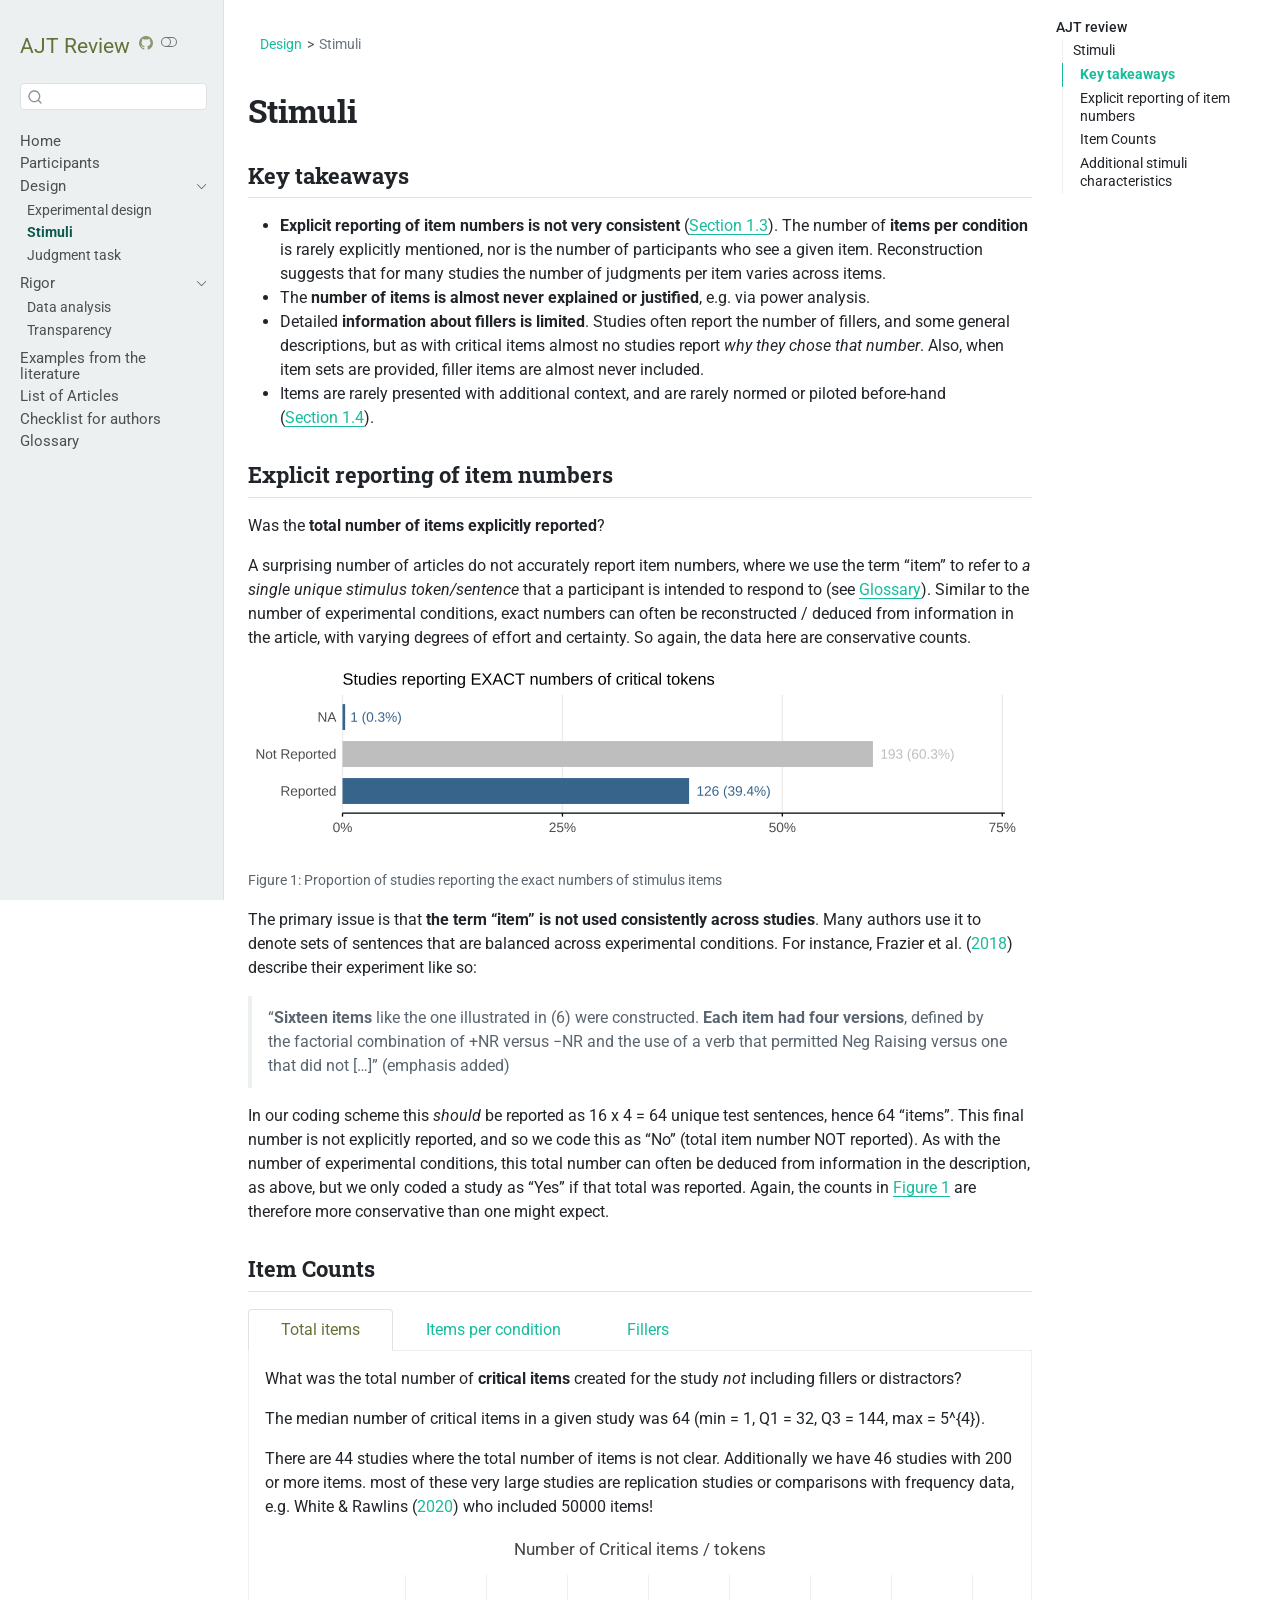
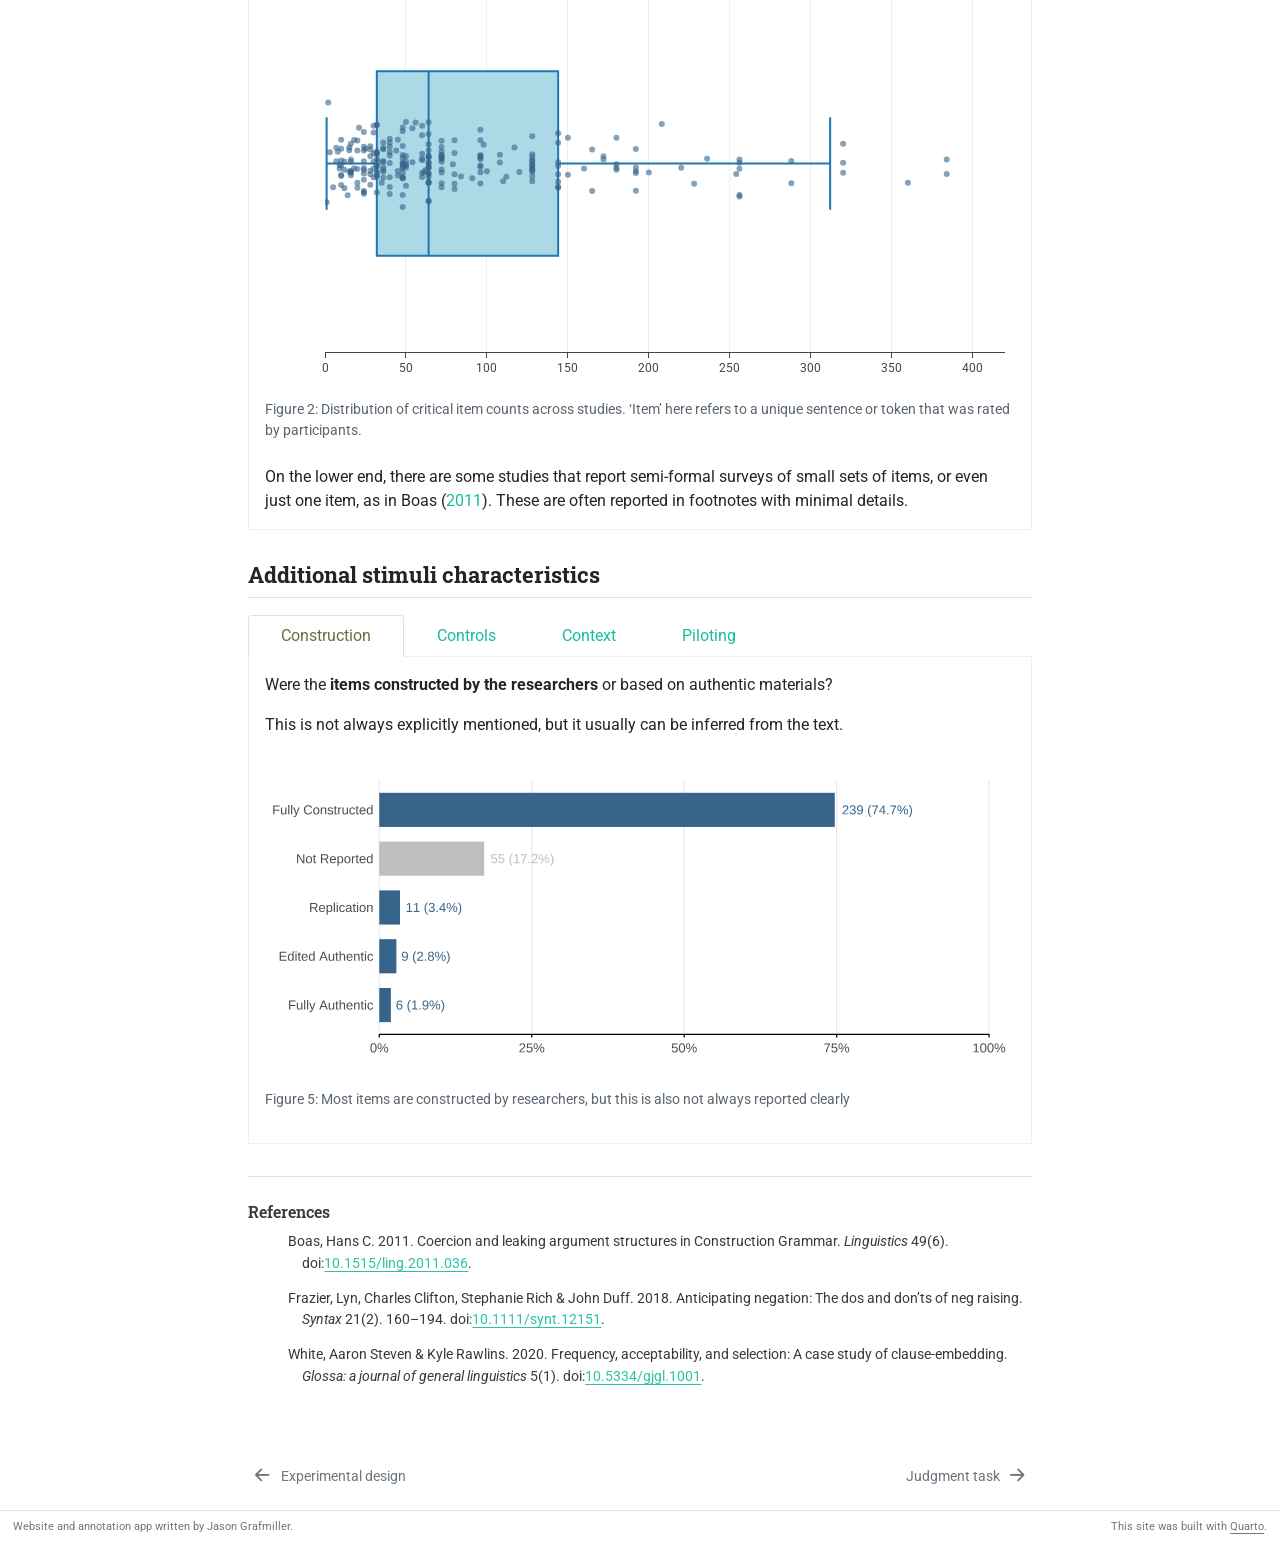
<file: docs/stimuli.html>
<!DOCTYPE html>
<html xmlns="http://www.w3.org/1999/xhtml" lang="en" xml:lang="en"><head>

<meta charset="utf-8">
<meta name="generator" content="quarto-1.6.39">

<meta name="viewport" content="width=device-width, initial-scale=1.0, user-scalable=yes">


<title>stimuli – Systematic Review of Acceptability Judgment Tasks in Theoretical Linguistics</title>
<style>
code{white-space: pre-wrap;}
span.smallcaps{font-variant: small-caps;}
div.columns{display: flex; gap: min(4vw, 1.5em);}
div.column{flex: auto; overflow-x: auto;}
div.hanging-indent{margin-left: 1.5em; text-indent: -1.5em;}
ul.task-list{list-style: none;}
ul.task-list li input[type="checkbox"] {
  width: 0.8em;
  margin: 0 0.8em 0.2em -1em; /* quarto-specific, see https://github.com/quarto-dev/quarto-cli/issues/4556 */ 
  vertical-align: middle;
}
/* CSS for citations */
div.csl-bib-body { }
div.csl-entry {
  clear: both;
  margin-bottom: 0em;
}
.hanging-indent div.csl-entry {
  margin-left:2em;
  text-indent:-2em;
}
div.csl-left-margin {
  min-width:2em;
  float:left;
}
div.csl-right-inline {
  margin-left:2em;
  padding-left:1em;
}
div.csl-indent {
  margin-left: 2em;
}</style>


<script src="site_libs/quarto-nav/quarto-nav.js"></script>
<script src="site_libs/quarto-nav/headroom.min.js"></script>
<script src="site_libs/clipboard/clipboard.min.js"></script>
<script src="site_libs/quarto-search/autocomplete.umd.js"></script>
<script src="site_libs/quarto-search/fuse.min.js"></script>
<script src="site_libs/quarto-search/quarto-search.js"></script>
<meta name="quarto:offset" content="./">
<link href="./task.html" rel="next">
<link href="./design.html" rel="prev">
<link href="./_images/UoBcrest.ico" rel="icon">
<script src="site_libs/quarto-html/quarto.js"></script>
<script src="site_libs/quarto-html/popper.min.js"></script>
<script src="site_libs/quarto-html/tippy.umd.min.js"></script>
<script src="site_libs/quarto-html/anchor.min.js"></script>
<link href="site_libs/quarto-html/tippy.css" rel="stylesheet">
<link href="site_libs/quarto-html/quarto-syntax-highlighting-e26003cea8cd680ca0c55a263523d882.css" rel="stylesheet" class="quarto-color-scheme" id="quarto-text-highlighting-styles">
<link href="site_libs/quarto-html/quarto-syntax-highlighting-dark-d166b450ba5a8e9f7a0ab969bf6592c1.css" rel="prefetch" class="quarto-color-scheme quarto-color-alternate" id="quarto-text-highlighting-styles">
<script src="site_libs/bootstrap/bootstrap.min.js"></script>
<link href="site_libs/bootstrap/bootstrap-icons.css" rel="stylesheet">
<link href="site_libs/bootstrap/bootstrap-764990ff1d585a3a10b7d22651232979.min.css" rel="stylesheet" append-hash="true" class="quarto-color-scheme" id="quarto-bootstrap" data-mode="light">
<link href="site_libs/bootstrap/bootstrap-dark-3ccdc8ba0f0515c40daf8a1a4c366d2c.min.css" rel="prefetch" append-hash="true" class="quarto-color-scheme quarto-color-alternate" id="quarto-bootstrap" data-mode="dark">
<script src="site_libs/quarto-contrib/glightbox/glightbox.min.js"></script>
<link href="site_libs/quarto-contrib/glightbox/glightbox.min.css" rel="stylesheet">
<link href="site_libs/quarto-contrib/glightbox/lightbox.css" rel="stylesheet">
<script id="quarto-search-options" type="application/json">{
  "location": "sidebar",
  "copy-button": false,
  "collapse-after": 3,
  "panel-placement": "start",
  "type": "textbox",
  "limit": 50,
  "keyboard-shortcut": [
    "f",
    "/",
    "s"
  ],
  "show-item-context": false,
  "language": {
    "search-no-results-text": "No results",
    "search-matching-documents-text": "matching documents",
    "search-copy-link-title": "Copy link to search",
    "search-hide-matches-text": "Hide additional matches",
    "search-more-match-text": "more match in this document",
    "search-more-matches-text": "more matches in this document",
    "search-clear-button-title": "Clear",
    "search-text-placeholder": "",
    "search-detached-cancel-button-title": "Cancel",
    "search-submit-button-title": "Submit",
    "search-label": "Search"
  }
}</script>
<link rel="preconnect" href="https://fonts.googleapis.com">
<link rel="preconnect" href="https://fonts.gstatic.com" crossorigin="">
<link href="https://fonts.googleapis.com/css2?family=Roboto+Serif:ital,opsz,wght@0,8..144,100;0,8..144,200;1,8..144,100;1,8..144,200&amp;family=Roboto+Slab:wght@100;200;300;400;500;600;700;800;900&amp;family=Roboto:ital,wght@0,100;0,300;0,400;0,500;0,700;0,900;1,100;1,300;1,400;1,500;1,700;1,900&amp;display=swap" rel="stylesheet">
<link href="site_libs/htmltools-fill-0.5.9/fill.css" rel="stylesheet">

<script src="site_libs/htmlwidgets-1.6.4/htmlwidgets.js"></script>

<script src="site_libs/plotly-binding-4.12.1/plotly.js"></script>

<script src="site_libs/typedarray-0.1/typedarray.min.js"></script>

<script src="site_libs/jquery-3.5.1/jquery.min.js"></script>

<link href="site_libs/crosstalk-1.2.2/css/crosstalk.min.css" rel="stylesheet">

<script src="site_libs/crosstalk-1.2.2/js/crosstalk.min.js"></script>

<link href="site_libs/plotly-htmlwidgets-css-2.25.2/plotly-htmlwidgets.css" rel="stylesheet">

<script src="site_libs/plotly-main-2.25.2/plotly-latest.min.js"></script>



<link rel="stylesheet" href="custom_bib.css">
</head>

<body class="nav-sidebar docked">

<div id="quarto-search-results"></div>
  <header id="quarto-header" class="headroom fixed-top">
  <nav class="quarto-secondary-nav">
    <div class="container-fluid d-flex">
      <button type="button" class="quarto-btn-toggle btn" data-bs-toggle="collapse" role="button" data-bs-target=".quarto-sidebar-collapse-item" aria-controls="quarto-sidebar" aria-expanded="false" aria-label="Toggle sidebar navigation" onclick="if (window.quartoToggleHeadroom) { window.quartoToggleHeadroom(); }">
        <i class="bi bi-layout-text-sidebar-reverse"></i>
      </button>
        <nav class="quarto-page-breadcrumbs" aria-label="breadcrumb"><ol class="breadcrumb"><li class="breadcrumb-item"><a href="./design.html">Design</a></li><li class="breadcrumb-item"><a href="./stimuli.html">Stimuli</a></li></ol></nav>
        <a class="flex-grow-1" role="navigation" data-bs-toggle="collapse" data-bs-target=".quarto-sidebar-collapse-item" aria-controls="quarto-sidebar" aria-expanded="false" aria-label="Toggle sidebar navigation" onclick="if (window.quartoToggleHeadroom) { window.quartoToggleHeadroom(); }">      
        </a>
      <button type="button" class="btn quarto-search-button" aria-label="Search" onclick="window.quartoOpenSearch();">
        <i class="bi bi-search"></i>
      </button>
    </div>
  </nav>
</header>
<!-- content -->
<div id="quarto-content" class="quarto-container page-columns page-rows-contents page-layout-article">
<!-- sidebar -->
  <nav id="quarto-sidebar" class="sidebar collapse collapse-horizontal quarto-sidebar-collapse-item sidebar-navigation docked overflow-auto">
    <div class="pt-lg-2 mt-2 text-left sidebar-header">
    <div class="sidebar-title mb-0 py-0">
      <a href="./">AJT Review</a> 
        <div class="sidebar-tools-main">
    <a href="https://github.com/jasongraf1/ajt_review" title="" class="quarto-navigation-tool px-1" aria-label=""><i class="bi bi-github"></i></a>
  <a href="" class="quarto-color-scheme-toggle quarto-navigation-tool  px-1" onclick="window.quartoToggleColorScheme(); return false;" title="Toggle dark mode"><i class="bi"></i></a>
</div>
    </div>
      </div>
        <div class="mt-2 flex-shrink-0 align-items-center">
        <div class="sidebar-search">
        <div id="quarto-search" class="" title="Search"></div>
        </div>
        </div>
    <div class="sidebar-menu-container"> 
    <ul class="list-unstyled mt-1">
        <li class="sidebar-item">
  <div class="sidebar-item-container"> 
  <a href="./index.html" class="sidebar-item-text sidebar-link">
 <span class="menu-text">Home</span></a>
  </div>
</li>
        <li class="sidebar-item">
  <div class="sidebar-item-container"> 
  <a href="./participants.html" class="sidebar-item-text sidebar-link">
 <span class="menu-text">Participants</span></a>
  </div>
</li>
        <li class="sidebar-item sidebar-item-section">
      <div class="sidebar-item-container"> 
            <a class="sidebar-item-text sidebar-link text-start" data-bs-toggle="collapse" data-bs-target="#quarto-sidebar-section-1" role="navigation" aria-expanded="true">
 <span class="menu-text">Design</span></a>
          <a class="sidebar-item-toggle text-start" data-bs-toggle="collapse" data-bs-target="#quarto-sidebar-section-1" role="navigation" aria-expanded="true" aria-label="Toggle section">
            <i class="bi bi-chevron-right ms-2"></i>
          </a> 
      </div>
      <ul id="quarto-sidebar-section-1" class="collapse list-unstyled sidebar-section depth1 show">  
          <li class="sidebar-item">
  <div class="sidebar-item-container"> 
  <a href="./design.html" class="sidebar-item-text sidebar-link">
 <span class="menu-text">Experimental design</span></a>
  </div>
</li>
          <li class="sidebar-item">
  <div class="sidebar-item-container"> 
  <a href="./stimuli.html" class="sidebar-item-text sidebar-link active">
 <span class="menu-text">Stimuli</span></a>
  </div>
</li>
          <li class="sidebar-item">
  <div class="sidebar-item-container"> 
  <a href="./task.html" class="sidebar-item-text sidebar-link">
 <span class="menu-text">Judgment task</span></a>
  </div>
</li>
      </ul>
  </li>
        <li class="sidebar-item sidebar-item-section">
      <div class="sidebar-item-container"> 
            <a class="sidebar-item-text sidebar-link text-start" data-bs-toggle="collapse" data-bs-target="#quarto-sidebar-section-2" role="navigation" aria-expanded="true">
 <span class="menu-text">Rigor</span></a>
          <a class="sidebar-item-toggle text-start" data-bs-toggle="collapse" data-bs-target="#quarto-sidebar-section-2" role="navigation" aria-expanded="true" aria-label="Toggle section">
            <i class="bi bi-chevron-right ms-2"></i>
          </a> 
      </div>
      <ul id="quarto-sidebar-section-2" class="collapse list-unstyled sidebar-section depth1 show">  
          <li class="sidebar-item">
  <div class="sidebar-item-container"> 
  <a href="./analysis.html" class="sidebar-item-text sidebar-link">
 <span class="menu-text">Data analysis</span></a>
  </div>
</li>
          <li class="sidebar-item">
  <div class="sidebar-item-container"> 
  <a href="./transparency.html" class="sidebar-item-text sidebar-link">
 <span class="menu-text">Transparency</span></a>
  </div>
</li>
      </ul>
  </li>
        <li class="sidebar-item">
  <div class="sidebar-item-container"> 
  <a href="./examples.html" class="sidebar-item-text sidebar-link">
 <span class="menu-text">Examples from the literature</span></a>
  </div>
</li>
        <li class="sidebar-item">
  <div class="sidebar-item-container"> 
  <a href="./references.html" class="sidebar-item-text sidebar-link">
 <span class="menu-text">List of Articles</span></a>
  </div>
</li>
        <li class="sidebar-item">
  <div class="sidebar-item-container"> 
  <a href="./checklist.html" class="sidebar-item-text sidebar-link">
 <span class="menu-text">Checklist for authors</span></a>
  </div>
</li>
        <li class="sidebar-item">
  <div class="sidebar-item-container"> 
  <a href="./glossary.html" class="sidebar-item-text sidebar-link">
 <span class="menu-text">Glossary</span></a>
  </div>
</li>
    </ul>
    </div>
</nav>
<div id="quarto-sidebar-glass" class="quarto-sidebar-collapse-item" data-bs-toggle="collapse" data-bs-target=".quarto-sidebar-collapse-item"></div>
<!-- margin-sidebar -->
    <div id="quarto-margin-sidebar" class="sidebar margin-sidebar">
        <nav id="TOC" role="doc-toc" class="toc-active">
    <h2 id="toc-title">AJT review</h2>
   
  <ul>
  <li><a href="#sec-stimuli" id="toc-sec-stimuli" class="nav-link active" data-scroll-target="#sec-stimuli">Stimuli</a>
  <ul class="collapse">
  <li><a href="#key-takeaways" id="toc-key-takeaways" class="nav-link" data-scroll-target="#key-takeaways">Key takeaways</a></li>
  <li><a href="#explicit-reporting-of-item-numbers" id="toc-explicit-reporting-of-item-numbers" class="nav-link" data-scroll-target="#explicit-reporting-of-item-numbers">Explicit reporting of item numbers</a></li>
  <li><a href="#sec-items" id="toc-sec-items" class="nav-link" data-scroll-target="#sec-items">Item Counts</a></li>
  <li><a href="#sec-other-items" id="toc-sec-other-items" class="nav-link" data-scroll-target="#sec-other-items">Additional stimuli characteristics</a></li>
  </ul></li>
  </ul>
</nav>
    </div>
<!-- main -->
<main class="content" id="quarto-document-content"><header id="title-block-header" class="quarto-title-block"><nav class="quarto-page-breadcrumbs quarto-title-breadcrumbs d-none d-lg-block" aria-label="breadcrumb"><ol class="breadcrumb"><li class="breadcrumb-item"><a href="./design.html">Design</a></li><li class="breadcrumb-item"><a href="./stimuli.html">Stimuli</a></li></ol></nav></header>




<section id="sec-stimuli" class="level1">
<h1>Stimuli</h1>
<section id="key-takeaways" class="level2">
<h2 class="anchored" data-anchor-id="key-takeaways">Key takeaways</h2>
<ul>
<li><strong>Explicit reporting of item numbers is not very consistent</strong> (<a href="#sec-items" class="quarto-xref">Section&nbsp;1.3</a>). The number of <strong>items per condition</strong> is rarely explicitly mentioned, nor is the number of participants who see a given item. Reconstruction suggests that for many studies the number of judgments per item varies across items.</li>
<li>The <strong>number of items is almost never explained or justified</strong>, e.g.&nbsp;via power analysis.</li>
<li>Detailed <strong>information about fillers is limited</strong>. Studies often report the number of fillers, and some general descriptions, but as with critical items almost no studies report <em>why they chose that number</em>. Also, when item sets are provided, filler items are almost never included.</li>
<li>Items are rarely presented with additional context, and are rarely normed or piloted before-hand (<a href="#sec-other-items" class="quarto-xref">Section&nbsp;1.4</a>).</li>
</ul>
</section>
<section id="explicit-reporting-of-item-numbers" class="level2">
<h2 class="anchored" data-anchor-id="explicit-reporting-of-item-numbers">Explicit reporting of item numbers</h2>
<p>Was the <strong>total number of items explicitly reported</strong>?</p>
<p>A surprising number of articles do not accurately report item numbers, where we use the term “item” to refer to <em>a single unique stimulus token/sentence</em> that a participant is intended to respond to (see <a href="@ssec-item-definition">Glossary</a>). Similar to the number of experimental conditions, exact numbers can often be reconstructed / deduced from information in the article, with varying degrees of effort and certainty. So again, the data here are conservative counts.</p>
<div class="cell">
<div class="cell-output-display">
<div id="fig-items-reported" class="quarto-float quarto-figure quarto-figure-center anchored">
<figure class="quarto-float quarto-float-fig figure">
<div aria-describedby="fig-items-reported-caption-0ceaefa1-69ba-4598-a22c-09a6ac19f8ca">
<a href="stimuli_files/figure-html/fig-items-reported-1.svg" class="lightbox" data-gallery="quarto-lightbox-gallery-1" title="Figure&nbsp;1: Proportion of studies reporting the exact numbers of stimulus items"><img src="stimuli_files/figure-html/fig-items-reported-1.svg" class="img-fluid figure-img" width="2400"></a>
</div>
<figcaption class="quarto-float-caption-bottom quarto-float-caption quarto-float-fig" id="fig-items-reported-caption-0ceaefa1-69ba-4598-a22c-09a6ac19f8ca">
Figure&nbsp;1: Proportion of studies reporting the exact numbers of stimulus items
</figcaption>
</figure>
</div>
</div>
</div>
<p>The primary issue is that <strong>the term “item” is not used consistently across studies</strong>. Many authors use it to denote sets of sentences that are balanced across experimental conditions. For instance, <span class="citation" data-cites="frazier_anticipating_2018">Frazier et al. (<a href="#ref-frazier_anticipating_2018" role="doc-biblioref">2018</a>)</span> describe their experiment like so:</p>
<blockquote class="blockquote">
<p>“<strong>Sixteen items</strong> like the one illustrated in (6) were constructed. <strong>Each item had four versions</strong>, defined by the factorial combination of +NR versus −NR and the use of a verb that permitted Neg Raising versus one that did not […]” (emphasis added)</p>
</blockquote>
<p>In our coding scheme this <em>should</em> be reported as 16 x 4 = 64 unique test sentences, hence 64 “items”. This final number is not explicitly reported, and so we code this as “No” (total item number NOT reported). As with the number of experimental conditions, this total number can often be deduced from information in the description, as above, but we only coded a study as “Yes” if that total was reported. Again, the counts in <a href="#fig-items-reported" class="quarto-xref">Figure&nbsp;1</a> are therefore more conservative than one might expect.</p>
</section>
<section id="sec-items" class="level2">
<h2 class="anchored" data-anchor-id="sec-items">Item Counts</h2>
<div class="tabset-margin-container"></div><div class="panel-tabset">
<ul class="nav nav-tabs" role="tablist"><li class="nav-item" role="presentation"><a class="nav-link active" id="tabset-1-1-tab" data-bs-toggle="tab" data-bs-target="#tabset-1-1" role="tab" aria-controls="tabset-1-1" aria-selected="true" aria-current="page">Total items</a></li><li class="nav-item" role="presentation"><a class="nav-link" id="tabset-1-2-tab" data-bs-toggle="tab" data-bs-target="#tabset-1-2" role="tab" aria-controls="tabset-1-2" aria-selected="false">Items per condition</a></li><li class="nav-item" role="presentation"><a class="nav-link" id="tabset-1-3-tab" data-bs-toggle="tab" data-bs-target="#tabset-1-3" role="tab" aria-controls="tabset-1-3" aria-selected="false">Fillers</a></li></ul>
<div class="tab-content">
<div id="tabset-1-1" class="tab-pane active" role="tabpanel" aria-labelledby="tabset-1-1-tab">
<p>What was the total number of <strong>critical items</strong> created for the study <em>not</em> including fillers or distractors?</p>
<p>The median number of critical items in a given study was 64 (min = 1, Q1 = 32, Q3 = 144, max = 5^{4}).</p>
<p>There are 44 studies where the total number of items is not clear. Additionally we have 46 studies with 200 or more items. most of these very large studies are replication studies or comparisons with frequency data, e.g. <span class="citation" data-cites="white_frequency_2020">White &amp; Rawlins (<a href="#ref-white_frequency_2020" role="doc-biblioref">2020</a>)</span> who included 50000 items!</p>
<div class="cell">
<div id="fig-item-boxplot" class="cell-output-display quarto-float quarto-figure quarto-figure-center anchored">
<figure class="quarto-float quarto-float-fig figure">
<div aria-describedby="fig-item-boxplot-caption-0ceaefa1-69ba-4598-a22c-09a6ac19f8ca">
<div class="plotly html-widget html-fill-item" id="htmlwidget-057f6e9b1f30e2dbee53" style="width:100%;height:464px;"></div>
<script type="application/json" data-for="htmlwidget-057f6e9b1f30e2dbee53">{"x":{"visdat":{"12e8153a7a08":["function () ","plotlyVisDat"]},"cur_data":"12e8153a7a08","attrs":{"12e8153a7a08":{"alpha_stroke":1,"sizes":[10,100],"spans":[1,20],"type":"box","orientation":"h","q1":[32],"median":[64],"q3":[144],"lowerfence":[1],"upperfence":[312],"hoverinfo":"skip","boxpoints":false,"fillcolor":"lightblue","line":{"color":"steelblue4"},"inherit":true},"12e8153a7a08.1":{"alpha_stroke":1,"sizes":[10,100],"spans":[1,20],"x":{},"y":{},"type":"scatter","mode":"markers","hovertext":{},"hoverinfo":"text","color":["steelblue4"],"marker":{"size":6,"opacity":0.59999999999999998},"inherit":true}},"layout":{"margin":{"b":40,"l":60,"t":40,"r":10},"title":"Number of Critical items / tokens","yaxis":{"domain":[0,1],"automargin":true,"title":"","showticklabels":false,"zeroline":false},"xaxis":{"domain":[0,1],"automargin":true,"title":"","showgrid":true,"showline":true,"zeroline":false,"range":[0,420],"ticks":"outside"},"uniformtext":{"minsize":16,"mode":"show"},"font":{"family":"Roboto"},"showlegend":false,"autosize":true,"hovermode":"closest"},"source":"A","config":{"modeBarButtonsToAdd":["hoverclosest","hovercompare"],"showSendToCloud":false,"displayModeBar":false,"responsive":true},"data":[{"fillcolor":"lightblue","type":"box","orientation":"h","q1":[32],"median":[64],"q3":[144],"lowerfence":[1],"upperfence":[312],"hoverinfo":"skip","boxpoints":false,"line":{"color":"steelblue4"},"name":"lightblue","marker":{"color":"rgba(31,119,180,1)","line":{"color":"rgba(31,119,180,1)"}},"xaxis":"x","yaxis":"y","frame":null},{"x":[254,220,64,144,36,48,108,5,16,20,50,12,64,96,32,64,15,80,50,20,40,16,14,7,10,10,10,40,20,24,72,36,20,128,128,128,128,56,72,28,45,61,25,9,60,48,180,180,180,528,528,528,528,172,172,192,12,64,228,48,48,48,48,32,48,48,1752,32,84,64,32,64,64,144,72,180,98,32,32,32,150,150,64,48,236,36,48,48,48,28,28,28,40,40,1024,1856,128,45,35,24,128,320,18,33,144,128,128,72,320,15,1,165,165,48,192,64,160,24,24,24,24,24,208,20,10,192,64,64,64,256,80,32,16,72,72,2,100,72,72,72,60,192,79,676,1024,256,96,96,96,96,45,24,24,24,36,36,36,36,50000,16,72,72,60,3,40,10,50,50,40,30,30,192,200,50,50,96,80,64,64,24,36,64,144,144,144,8,40,62,64,112,60,40,360,720,50,256,30,80,12,48,96,72,48,91,60,60,96,21,10,10,128,128,384,1000,30,144,96,1132,32,32,32,32,16,108,2400,2400,2400,144,256,16,16,15,44,117,120,60,64,64,256,28,28,9,7,288,72,30,64,128,1602,320,448,30,54,54,80,40,18,48,36,110,288,128,128,64,384,96,32,800,800,800,800,800,800,800,800,800],"y":[-0.02802378232761063,-0.011508874474163999,0.077935415707456213,0.0035254195712288005,0.0064643867580473123,0.085753249344164062,0.023045810299460116,-0.063253061730326701,-0.022283098504997906,0.06120408987197308,0.020038572529702609,0.005534135797255986,-0.027792056737703748,0.089345656840153914,0.024892523911461972,-0.098330857831481919,0.035067795078184277,-0.05339118529934226,-0.010898745732914758,-0.051300222415361987,-0.036444561464557011,-0.031251963392462834,-0.08433466553712067,0.041889352224726235,0.0076686558918257616,-0.056906846850597381,0.062690746053496338,0.021323211073840678,-0.014753574149613558,0.044756283052251114,0.043906674376652112,0.041079054081874358,0.034432012705004553,-0.003095585528836084,-0.015298133186995839,-0.034735348946025639,-0.01039586390097994,0.10844779826692563,0.060398099915249526,-0.056155429160167462,-0.020144241764953802,-0.023332767681160944,0.038998255916815897,-0.0041684533235914643,0.012665925699737741,-0.0014273377674351509,-0.0021435228645658045,0.068430114200722883,-0.011288549282963382,0.07582353022147699,-0.077437640211511061,0.02923068748180346,0.0061927121922306892,0.010797078437198637,0.018981974137994104,-0.025116172655465115,-0.016660369183471007,-0.050928769155354436,-0.053589561323778893,0.015176432070212903,0.022410488931471309,0.0026502113365252074,0.046113373393986884,0.10250423428135723,-0.024551558302826765,-0.11545844378204062,0.050286926223112829,-0.035460038129119631,-0.034400430823367904,0.051278568484834947,-0.0069445681219522312,-0.011024328090937532,0.016589098195784847,0.054841950657467387,0.021759074541690144,-0.016296579276561338,0.049675192798105977,0.027419847975403502,0.011936586755572061,-0.031395303801968574,0.068032622426500378,-0.030012979357356348,0.10936664965082883,-0.011785017955023845,0.012844185457826477,-0.017377129969886659,-0.0022513862404460135,-0.039245223472853794,-0.083397096829406839,-0.019011326014388125,0.045949830453038298,-0.028767348130419597,0.03039821611125167,-0.08089413541445821,-0.002778098276226972,0.025970360197173116,0.0052838097074471672,-0.032035300415268822,-0.051206439530245666,0.0058823298550062936,-0.047373730709240114,-0.024527872185033418,-0.012804609609912363,0.0038980424781855389,-0.048092831706506432,-0.0035654043061799333,0.07222754292116744,0.022575202653960735,0.0020616460996469967,-0.021124841616981242,-0.10266236107702578,-0.073032003546241106,0.036997375543866722,0.095455178460874174,-0.072194658048589974,0.035089216768735547,-0.013109874470123401,-0.075733382689087581,-0.080076808678729683,-0.026545326108515149,-0.073087779249794996,0.03439583864879138,0.10500544702628359,-0.064351523801758945,0.039386942373758907,0.038452112050045499,0.016610128947505885,-0.050418830413850396,-0.0059726303315329344,-0.014019766758512334,0.028149476661023992,-0.018729042888350693,0.052635573278966598,-0.052458850333303289,-0.063007762237905621,0.16205199674712023,-0.02084287940802159,0.014911379577035767,0.031828483701692438,-0.024189031285437181,0.025843102215680452,-0.010769025382084671,-0.0017033626869231999,0.10642259495080907,-0.054799813353733198,0.0018894199585539409,0.015524037472156853,0.021826173945509147,-0.022918266635555285,-0.053166306698559554,0.063159258804474511,-0.017482519397677736,-0.043275643132668705,-0.011813978447054826,-0.009858794717427611,0.055496014485682026,0.0042368646098598231,0.037702689259226076,-0.024964600858613042,0.010722265479080064,-0.016234295574541736,0.0047291764086785718,0.099860669237398336,0.030035441183620882,-0.062563568081247203,-0.030558295834021046,-0.059274004229865521,0.10994051744418598,0.065620648821675523,-0.01325725283481765,0.027159702961604477,-0.020716997395942988,-0.023812344730778923,-0.0027014062542720253,0.0059622618213792077,0.012184371479954601,0.061623793924266895,-0.025803191547239014,-0.04962535751960187,0.083784846620159503,-0.022058160845264279,-0.036153298496993683,-0.061813655944164651,-0.064235786115889829,-0.028698673964899349,0.03089929085832643,0.055492406946485918,-0.018182864854762629,0.0029874968692300348,-0.0352298231840035,-0.035860908078700508,0.044232524948846004,-0.050779628930177213,0.097764698274623196,-0.0045159796982925807,0.010726941331460814,-0.036926385236978672,-0.028719434488163487,-0.065850806615262089,-0.0091462694186363654,0.020949120246223196,0.016215217208069,-0.039076824352737571,-0.039431098542700077,-0.025109935917143042,0.074803033492317525,-0.0089525797190099215,0.095118091083946366,-0.00504874426644042,-0.033238471763703113,0.024272998945243908,-0.018780143583488673,-0.028093818177489151,-0.017195861706422965,0.0045248323569610591,0.079925438557291298,-0.0044282556069441988,0.054039974807575865,0.031537705782528333,-0.005681994775307034,-0.07664510014452991,-0.026055865877626008,-0.024493522656923714,0.0023577216380763618,0.065009933883341031,0.11465394869155471,0.077379052949188468,-0.006657548216447224,-0.087826369777881885,-0.019438993203587177,0.0044603611536647271,0.042250650203371799,0.034215471470823232,0.042482152281667761,-0.022327860821361113,0.0087401350080627844,0.021408338248525276,0.001233749141306997,-0.083373754879283155,0.036824798238672109,0.01930132841748379,-0.013282581263911117,0.0059072255523340347,0.0067019322684231681,0.011050973428050106,0.082042308298874309,-0.010952518946673793,0.008403269194232876,0.058419193653454653,0.052709051168845958,0.057263155519017873,0.10012413651464147,0.0033350435465091485,0.093342592235343136,-0.067545134301535581,0.0010491793177118741,0.062495728548460784,-0.03576210936113982,-0.037634448410887103,-0.046926935180344694,-0.052625663966936832,-0.021857976659019944,0.016558958647949092,-0.100710524896036,0.010599021668614589,0.061833752320828522,0.10187870091202177,0.037838738189798077,-0.086336519955716506,-0.0300753354003391,-0.017602322829130844,0.035176195137844722,-0.0052835667001887238,-0.062932431403008596,0.084221785404705748,0.045569564589798134],"type":"scatter","mode":"markers","hovertext":["<b>Critical items / tokens:<\/b> 254<br>Frisch & Zawaydeh (2001)","<b>Critical items / tokens:<\/b> 220<br>Albright (2002)","<b>Critical items / tokens:<\/b> 64<br>Bader & Frazier (2005)","<b>Critical items / tokens:<\/b> 144<br>Bader & Frazier (2005)","<b>Critical items / tokens:<\/b> 36<br>Bader & Frazier (2005)","<b>Critical items / tokens:<\/b> 48<br>Mattiello & Dressler (2022)","<b>Critical items / tokens:<\/b> 108<br>Sobin (1997)","<b>Critical items / tokens:<\/b> 5<br>Radford & Iwasaki (2015)","<b>Critical items / tokens:<\/b> 16<br>Tsiakmakis et al. (2022)","<b>Critical items / tokens:<\/b> 20<br>Tsiakmakis et al. (2022)","<b>Critical items / tokens:<\/b> 50<br>Snyder (2000)","<b>Critical items / tokens:<\/b> 12<br>Barðdal (2006)","<b>Critical items / tokens:<\/b> 64<br>Clifton et al. (2006)","<b>Critical items / tokens:<\/b> 96<br>Clifton et al. (2006)","<b>Critical items / tokens:<\/b> 32<br>Han et al. (2007)","<b>Critical items / tokens:<\/b> 64<br>Rocafiguera & Bel (2021)","<b>Critical items / tokens:<\/b> 15<br>Zanuttini et al. (2018)","<b>Critical items / tokens:<\/b> 80<br>Hofmeister (2010)","<b>Critical items / tokens:<\/b> 50<br>Zuraw (2010)","<b>Critical items / tokens:<\/b> 20<br>Blanchette & Nadeu (2018)","<b>Critical items / tokens:<\/b> 40<br>Kamoen et al. (2011)","<b>Critical items / tokens:<\/b> 16<br>Han et al. (2007)","<b>Critical items / tokens:<\/b> 14<br>Sprouse (2009)","<b>Critical items / tokens:<\/b> 7<br>Sprouse (2009)","<b>Critical items / tokens:<\/b> 10<br>Sprouse (2009)","<b>Critical items / tokens:<\/b> 10<br>Sprouse (2009)","<b>Critical items / tokens:<\/b> 10<br>Sprouse (2009)","<b>Critical items / tokens:<\/b> 40<br>Sprouse (2009)","<b>Critical items / tokens:<\/b> 20<br>Sprouse (2009)","<b>Critical items / tokens:<\/b> 24<br>Khalaf (2021)","<b>Critical items / tokens:<\/b> 72<br>Khalaf (2021)","<b>Critical items / tokens:<\/b> 36<br>Morgan & Wagers (2018)","<b>Critical items / tokens:<\/b> 20<br>Abeillé et al. (2023)","<b>Critical items / tokens:<\/b> 128<br>Keller (2003)","<b>Critical items / tokens:<\/b> 128<br>Keller (2003)","<b>Critical items / tokens:<\/b> 128<br>Fukuda (2020)","<b>Critical items / tokens:<\/b> 128<br>Fukuda (2020)","<b>Critical items / tokens:<\/b> 56<br>Dąbrowska (2008)","<b>Critical items / tokens:<\/b> 72<br>Ambridge & Goldberg (2008)","<b>Critical items / tokens:<\/b> 28<br>Goldwater & Markman (2009)","<b>Critical items / tokens:<\/b> 45<br>Francis (2010)","<b>Critical items / tokens:<\/b> 61<br>Vallejo (2019)","<b>Critical items / tokens:<\/b> 25<br>Vallejo (2019)","<b>Critical items / tokens:<\/b> 9<br>Doliana & Sundaresan (2021)","<b>Critical items / tokens:<\/b> 60<br>Flach (2020)","<b>Critical items / tokens:<\/b> 48<br>Hitz & Francis (2016)","<b>Critical items / tokens:<\/b> 180<br>Heestand et al. (2011)","<b>Critical items / tokens:<\/b> 180<br>Heestand et al. (2011)","<b>Critical items / tokens:<\/b> 180<br>Heestand et al. (2011)","<b>Critical items / tokens:<\/b> 528<br>Häussler & Bader (2010)","<b>Critical items / tokens:<\/b> 528<br>Häussler & Bader (2010)","<b>Critical items / tokens:<\/b> 528<br>Häussler & Bader (2010)","<b>Critical items / tokens:<\/b> 528<br>Häussler & Bader (2010)","<b>Critical items / tokens:<\/b> 172<br>Pañeda & Kush (2021)","<b>Critical items / tokens:<\/b> 172<br>Pañeda & Kush (2021)","<b>Critical items / tokens:<\/b> 192<br>Sprouse et al. (2016)","<b>Critical items / tokens:<\/b> 12<br>Engel et al. (2022)","<b>Critical items / tokens:<\/b> 64<br>Ungerer (2021)","<b>Critical items / tokens:<\/b> 228<br>Liu & Ambridge (2021)","<b>Critical items / tokens:<\/b> 48<br>Al-Aqarbeh & Sprouse (2023)","<b>Critical items / tokens:<\/b> 48<br>Al-Aqarbeh & Sprouse (2023)","<b>Critical items / tokens:<\/b> 48<br>Al-Aqarbeh & Sprouse (2023)","<b>Critical items / tokens:<\/b> 48<br>Al-Aqarbeh & Sprouse (2023)","<b>Critical items / tokens:<\/b> 32<br>Aoshima et al. (2009)","<b>Critical items / tokens:<\/b> 48<br>Aoshima et al. (2009)","<b>Critical items / tokens:<\/b> 48<br>Aoshima et al. (2009)","<b>Critical items / tokens:<\/b> 1752<br>Almeida & Sprouse (2012)","<b>Critical items / tokens:<\/b> 32<br>Liu (2013)","<b>Critical items / tokens:<\/b> 84<br>Kunduracı (2023)","<b>Critical items / tokens:<\/b> 64<br>Stepanov et al. (2018)","<b>Critical items / tokens:<\/b> 32<br>Fanselow et al. (2011)","<b>Critical items / tokens:<\/b> 64<br>Frazier & Clifton Jr. (2005)","<b>Critical items / tokens:<\/b> 64<br>Frazier & Clifton Jr. (2005)","<b>Critical items / tokens:<\/b> 144<br>Frazier & Clifton Jr. (2005)","<b>Critical items / tokens:<\/b> 72<br>Frazier & Clifton Jr. (2005)","<b>Critical items / tokens:<\/b> 180<br>Frazier & Clifton Jr. (2005)","<b>Critical items / tokens:<\/b> 98<br>Solt & Waldon (2019)","<b>Critical items / tokens:<\/b> 32<br>Salzmann et al. (2023)","<b>Critical items / tokens:<\/b> 32<br>Salzmann et al. (2023)","<b>Critical items / tokens:<\/b> 32<br>Salzmann et al. (2023)","<b>Critical items / tokens:<\/b> 150<br>Pasquereau et al. (2023)","<b>Critical items / tokens:<\/b> 150<br>Pasquereau et al. (2023)","<b>Critical items / tokens:<\/b> 64<br>Xiang et al. (2023)","<b>Critical items / tokens:<\/b> 48<br>Kasher & Hacohen (2023)","<b>Critical items / tokens:<\/b> 236<br>Jamieson (2020)","<b>Critical items / tokens:<\/b> 36<br>Heusinger & Kornfilt (2017)","<b>Critical items / tokens:<\/b> 48<br>Nykiel et al. (2023)","<b>Critical items / tokens:<\/b> 48<br>Nykiel et al. (2023)","<b>Critical items / tokens:<\/b> 48<br>Nykiel et al. (2023)","<b>Critical items / tokens:<\/b> 28<br>Güneş & Lipták (2021)","<b>Critical items / tokens:<\/b> 28<br>Güneş & Lipták (2021)","<b>Critical items / tokens:<\/b> 28<br>Güneş & Lipták (2021)","<b>Critical items / tokens:<\/b> 40<br>Flecken (2011)","<b>Critical items / tokens:<\/b> 40<br>Flecken (2011)","<b>Critical items / tokens:<\/b> 1024<br>Sprouse et al. (2022)","<b>Critical items / tokens:<\/b> 1856<br>Sprouse et al. (2022)","<b>Critical items / tokens:<\/b> 128<br>Zhangi & Kwon (2022)","<b>Critical items / tokens:<\/b> 45<br>Bruening (2022)","<b>Critical items / tokens:<\/b> 35<br>Keine & Bhatt (2016)","<b>Critical items / tokens:<\/b> 24<br>Rutkowski & Maliszewska (2007)","<b>Critical items / tokens:<\/b> 128<br>Katsika (2009)","<b>Critical items / tokens:<\/b> 320<br>Skopeteas et al. (2009)","<b>Critical items / tokens:<\/b> 18<br>Poschmann & Wagner (2016)","<b>Critical items / tokens:<\/b> 33<br>Bybee & Eddington (2006)","<b>Critical items / tokens:<\/b> 144<br>Phillips (2006)","<b>Critical items / tokens:<\/b> 128<br>Bayer et al. (2016)","<b>Critical items / tokens:<\/b> 128<br>Bayer et al. (2016)","<b>Critical items / tokens:<\/b> 72<br>Clifton. Jr. & Frazier (2010)","<b>Critical items / tokens:<\/b> 320<br>Yoshida et al. (2019)","<b>Critical items / tokens:<\/b> 15<br>Siewierska & Papastathi (2011)","<b>Critical items / tokens:<\/b> 1<br>Boas (2011)","<b>Critical items / tokens:<\/b> 165<br>Grano & Lasnik (2018)","<b>Critical items / tokens:<\/b> 165<br>Grano & Lasnik (2018)","<b>Critical items / tokens:<\/b> 48<br>Haddican & Holmberg (2019)","<b>Critical items / tokens:<\/b> 192<br>Jurgec & Schertz (2020)","<b>Critical items / tokens:<\/b> 64<br>Omaki et al. (2020)","<b>Critical items / tokens:<\/b> 160<br>Omaki et al. (2020)","<b>Critical items / tokens:<\/b> 24<br>Ackerman et al. (2018)","<b>Critical items / tokens:<\/b> 24<br>Ackerman et al. (2018)","<b>Critical items / tokens:<\/b> 24<br>Ackerman et al. (2018)","<b>Critical items / tokens:<\/b> 24<br>Ackerman et al. (2018)","<b>Critical items / tokens:<\/b> 24<br>Ackerman et al. (2018)","<b>Critical items / tokens:<\/b> 208<br>Calhoun (2017)","<b>Critical items / tokens:<\/b> 20<br>Mikkelsen (2011)","<b>Critical items / tokens:<\/b> 10<br>Sprouse et al. (2011)","<b>Critical items / tokens:<\/b> 192<br>Sprouse et al. (2011)","<b>Critical items / tokens:<\/b> 64<br>Nambu & Nakatani (2023)","<b>Critical items / tokens:<\/b> 64<br>Nambu & Nakatani (2023)","<b>Critical items / tokens:<\/b> 64<br>Bondevik & Lohndal (2023)","<b>Critical items / tokens:<\/b> 256<br>Bondevik & Lohndal (2023)","<b>Critical items / tokens:<\/b> 80<br>Portele & Bader (2023)","<b>Critical items / tokens:<\/b> 32<br>Kapia (2012)","<b>Critical items / tokens:<\/b> 16<br>Adli (2013)","<b>Critical items / tokens:<\/b> 72<br>Konrad et al. (2021)","<b>Critical items / tokens:<\/b> 72<br>Konrad et al. (2021)","<b>Critical items / tokens:<\/b> 2<br>Li (2020)","<b>Critical items / tokens:<\/b> 100<br>Skilton (2021)","<b>Critical items / tokens:<\/b> 72<br>Kawahara (2013)","<b>Critical items / tokens:<\/b> 72<br>Kawahara (2013)","<b>Critical items / tokens:<\/b> 72<br>Kawahara (2013)","<b>Critical items / tokens:<\/b> 60<br>Munson et al. (2017)","<b>Critical items / tokens:<\/b> 192<br>Czypionka et al. (2017)","<b>Critical items / tokens:<\/b> 79<br>Verhagen et al. (2019)","<b>Critical items / tokens:<\/b> 676<br>Featherston (2005)","<b>Critical items / tokens:<\/b> 1024<br>Scontras et al. (2018)","<b>Critical items / tokens:<\/b> 256<br>Ellsiepen & Bader (2018)","<b>Critical items / tokens:<\/b> 96<br>Ellsiepen & Bader (2018)","<b>Critical items / tokens:<\/b> 96<br>Ellsiepen & Bader (2018)","<b>Critical items / tokens:<\/b> 96<br>Ellsiepen & Bader (2018)","<b>Critical items / tokens:<\/b> 96<br>Ellsiepen & Bader (2018)","<b>Critical items / tokens:<\/b> 45<br>Barbosa & Cat (2019)","<b>Critical items / tokens:<\/b> 24<br>Martí & Ionin (2019)","<b>Critical items / tokens:<\/b> 24<br>Martí & Ionin (2019)","<b>Critical items / tokens:<\/b> 24<br>Martí & Ionin (2019)","<b>Critical items / tokens:<\/b> 36<br>Martí & Ionin (2019)","<b>Critical items / tokens:<\/b> 36<br>Martí & Ionin (2019)","<b>Critical items / tokens:<\/b> 36<br>Martí & Ionin (2019)","<b>Critical items / tokens:<\/b> 36<br>Martí & Ionin (2019)","<b>Critical items / tokens:<\/b> 50000<br>White & Rawlins (2020)","<b>Critical items / tokens:<\/b> 16<br>Hirayama (2018)","<b>Critical items / tokens:<\/b> 72<br>Hirayama (2018)","<b>Critical items / tokens:<\/b> 72<br>Parker (2018)","<b>Critical items / tokens:<\/b> 60<br>Schoenmakers (2021)","<b>Critical items / tokens:<\/b> 3<br>Lipták (2020)","<b>Critical items / tokens:<\/b> 40<br>Neeleman & Payne (2020)","<b>Critical items / tokens:<\/b> 10<br>Neeleman & Payne (2020)","<b>Critical items / tokens:<\/b> 50<br>Neeleman & Payne (2020)","<b>Critical items / tokens:<\/b> 50<br>Neeleman & Payne (2020)","<b>Critical items / tokens:<\/b> 40<br>Neeleman & Payne (2020)","<b>Critical items / tokens:<\/b> 30<br>Neeleman & Payne (2020)","<b>Critical items / tokens:<\/b> 30<br>Neeleman & Payne (2020)","<b>Critical items / tokens:<\/b> 192<br>Lu et al. (2020)","<b>Critical items / tokens:<\/b> 200<br>Medeiros et al. (2021)","<b>Critical items / tokens:<\/b> 50<br>Goodall (2011)","<b>Critical items / tokens:<\/b> 50<br>Goodall (2011)","<b>Critical items / tokens:<\/b> 96<br>Hofmeister et al. (2015)","<b>Critical items / tokens:<\/b> 80<br>Häussler et al. (2015)","<b>Critical items / tokens:<\/b> 64<br>Häussler et al. (2015)","<b>Critical items / tokens:<\/b> 64<br>Häussler et al. (2015)","<b>Critical items / tokens:<\/b> 24<br>Häussler et al. (2015)","<b>Critical items / tokens:<\/b> 36<br>Frazier et al. (2018)","<b>Critical items / tokens:<\/b> 64<br>Frazier et al. (2018)","<b>Critical items / tokens:<\/b> 144<br>Frazier et al. (2018)","<b>Critical items / tokens:<\/b> 144<br>Frazier et al. (2018)","<b>Critical items / tokens:<\/b> 144<br>Frazier et al. (2018)","<b>Critical items / tokens:<\/b> 8<br>Szczesniak (2013)","<b>Critical items / tokens:<\/b> 40<br>Robenalt & Goldberg (2015)","<b>Critical items / tokens:<\/b> 62<br>Kim & Yoon (2009)","<b>Critical items / tokens:<\/b> 64<br>Konietzko & Winkler (2010)","<b>Critical items / tokens:<\/b> 112<br>Konietzko & Winkler (2010)","<b>Critical items / tokens:<\/b> 60<br>Lee (2011)","<b>Critical items / tokens:<\/b> 40<br>Wetzel et al. (2023)","<b>Critical items / tokens:<\/b> 360<br>Divjak et al. (2016)","<b>Critical items / tokens:<\/b> 720<br>Xiang et al. (2011)","<b>Critical items / tokens:<\/b> 50<br>Schumacher et al. (2010)","<b>Critical items / tokens:<\/b> 256<br>Bamyacı et al. (2014)","<b>Critical items / tokens:<\/b> 30<br>Gondra (2016)","<b>Critical items / tokens:<\/b> 80<br>Graf et al. (2017)","<b>Critical items / tokens:<\/b> 12<br>Yoon (2011)","<b>Critical items / tokens:<\/b> 48<br>Nykiel (2013)","<b>Critical items / tokens:<\/b> 96<br>Nykiel (2013)","<b>Critical items / tokens:<\/b> 72<br>Nykiel (2013)","<b>Critical items / tokens:<\/b> 48<br>Nykiel (2013)","<b>Critical items / tokens:<\/b> 91<br>Jánosi et al. (2014)","<b>Critical items / tokens:<\/b> 60<br>Méndez et al. (2015)","<b>Critical items / tokens:<\/b> 60<br>Francis et al. (2015)","<b>Critical items / tokens:<\/b> 96<br>Specht & Stolterfoht (2023)","<b>Critical items / tokens:<\/b> 21<br>Hayriyan (2020)","<b>Critical items / tokens:<\/b> 10<br>Hayriyan (2020)","<b>Critical items / tokens:<\/b> 10<br>Ramírez-Cruz (2020)","<b>Critical items / tokens:<\/b> 128<br>Greco et al. (2020)","<b>Critical items / tokens:<\/b> 128<br>Greco et al. (2020)","<b>Critical items / tokens:<\/b> 384<br>Greco et al. (2020)","<b>Critical items / tokens:<\/b> 1000<br>Qin & Duanmu (2019)","<b>Critical items / tokens:<\/b> 30<br>Richter & Hout (2018)","<b>Critical items / tokens:<\/b> 144<br>Townsend (2018)","<b>Critical items / tokens:<\/b> 96<br>Townsend (2018)","<b>Critical items / tokens:<\/b> 1132<br>Qin & Duanmu (2017)","<b>Critical items / tokens:<\/b> 32<br>Villata et al. (2016)","<b>Critical items / tokens:<\/b> 32<br>Villata et al. (2016)","<b>Critical items / tokens:<\/b> 32<br>Jeffrey et al. (2015)","<b>Critical items / tokens:<\/b> 32<br>Jeffrey et al. (2015)","<b>Critical items / tokens:<\/b> 16<br>Jeffrey et al. (2015)","<b>Critical items / tokens:<\/b> 108<br>Meltzer-Asscher et al. (2015)","<b>Critical items / tokens:<\/b> 2400<br>Sprouse et al. (2013)","<b>Critical items / tokens:<\/b> 2400<br>Sprouse et al. (2013)","<b>Critical items / tokens:<\/b> 2400<br>Sprouse et al. (2013)","<b>Critical items / tokens:<\/b> 144<br>Wierzba et al. (2023)","<b>Critical items / tokens:<\/b> 256<br>Wierzba et al. (2023)","<b>Critical items / tokens:<\/b> 16<br>NA (NA)","<b>Critical items / tokens:<\/b> 16<br>Colasanti (2023)","<b>Critical items / tokens:<\/b> 15<br>Colasanti (2023)","<b>Critical items / tokens:<\/b> 44<br>Jarrah (2023)","<b>Critical items / tokens:<\/b> 117<br>Shimron & Berent (2003)","<b>Critical items / tokens:<\/b> 120<br>Lee (2011)","<b>Critical items / tokens:<\/b> 60<br>Divjak et al. (2016)","<b>Critical items / tokens:<\/b> 64<br>Moulton et al. (2020)","<b>Critical items / tokens:<\/b> 64<br>Moulton et al. (2020)","<b>Critical items / tokens:<\/b> 256<br>Pham et al. (2020)","<b>Critical items / tokens:<\/b> 28<br>Linzen & Oseki (2018)","<b>Critical items / tokens:<\/b> 28<br>Linzen & Oseki (2018)","<b>Critical items / tokens:<\/b> 9<br>Satık (2023)","<b>Critical items / tokens:<\/b> 7<br>Satık (2023)","<b>Critical items / tokens:<\/b> 288<br>Modarresi & Krifka (2021)","<b>Critical items / tokens:<\/b> 72<br>Modarresi & Krifka (2021)","<b>Critical items / tokens:<\/b> 30<br>Hacohen et al. (2021)","<b>Critical items / tokens:<\/b> 64<br>Martens (2021)","<b>Critical items / tokens:<\/b> 128<br>Martens (2021)","<b>Critical items / tokens:<\/b> 1602<br>Hayes et al. (2009)","<b>Critical items / tokens:<\/b> 320<br>Czypionka et al. (2021)","<b>Critical items / tokens:<\/b> 448<br>Czypionka et al. (2021)","<b>Critical items / tokens:<\/b> 30<br>Bresnan & Ford (2010)","<b>Critical items / tokens:<\/b> 54<br>Hartmann & Heycock (2022)","<b>Critical items / tokens:<\/b> 54<br>Hartmann & Heycock (2022)","<b>Critical items / tokens:<\/b> 80<br>Barking et al. (2022)","<b>Critical items / tokens:<\/b> 40<br>Pasquereau et al. (2023)","<b>Critical items / tokens:<\/b> 18<br>Holliday & Tano (2021)","<b>Critical items / tokens:<\/b> 48<br>Giancaspro & Sánchez (2021)","<b>Critical items / tokens:<\/b> 36<br>Duncan (2022)","<b>Critical items / tokens:<\/b> 110<br>White & Roberts (2022)","<b>Critical items / tokens:<\/b> 288<br>Huang & Phillips (2021)","<b>Critical items / tokens:<\/b> 128<br>Alonso et al. (2021)","<b>Critical items / tokens:<\/b> 128<br>Alonso et al. (2021)","<b>Critical items / tokens:<\/b> 64<br>Alonso et al. (2021)","<b>Critical items / tokens:<\/b> 384<br>Hoot & Ebert (2021)","<b>Critical items / tokens:<\/b> 96<br>Fukuda et al. (2022)","<b>Critical items / tokens:<\/b> 32<br>Fukuda et al. (2022)","<b>Critical items / tokens:<\/b> 800<br>Marty et al. (2020)","<b>Critical items / tokens:<\/b> 800<br>Marty et al. (2020)","<b>Critical items / tokens:<\/b> 800<br>Marty et al. (2020)","<b>Critical items / tokens:<\/b> 800<br>Marty et al. (2020)","<b>Critical items / tokens:<\/b> 800<br>Marty et al. (2020)","<b>Critical items / tokens:<\/b> 800<br>Marty et al. (2020)","<b>Critical items / tokens:<\/b> 800<br>Marty et al. (2020)","<b>Critical items / tokens:<\/b> 800<br>Marty et al. (2020)","<b>Critical items / tokens:<\/b> 800<br>Marty et al. (2020)"],"hoverinfo":["text","text","text","text","text","text","text","text","text","text","text","text","text","text","text","text","text","text","text","text","text","text","text","text","text","text","text","text","text","text","text","text","text","text","text","text","text","text","text","text","text","text","text","text","text","text","text","text","text","text","text","text","text","text","text","text","text","text","text","text","text","text","text","text","text","text","text","text","text","text","text","text","text","text","text","text","text","text","text","text","text","text","text","text","text","text","text","text","text","text","text","text","text","text","text","text","text","text","text","text","text","text","text","text","text","text","text","text","text","text","text","text","text","text","text","text","text","text","text","text","text","text","text","text","text","text","text","text","text","text","text","text","text","text","text","text","text","text","text","text","text","text","text","text","text","text","text","text","text","text","text","text","text","text","text","text","text","text","text","text","text","text","text","text","text","text","text","text","text","text","text","text","text","text","text","text","text","text","text","text","text","text","text","text","text","text","text","text","text","text","text","text","text","text","text","text","text","text","text","text","text","text","text","text","text","text","text","text","text","text","text","text","text","text","text","text","text","text","text","text","text","text","text","text","text","text","text","text","text","text","text","text","text","text","text","text","text","text","text","text","text","text","text","text","text","text","text","text","text","text","text","text","text","text","text","text","text","text","text","text","text","text","text","text","text","text","text","text","text","text","text","text","text","text","text","text"],"marker":{"color":"rgba(54,100,139,1)","size":6,"opacity":0.59999999999999998,"line":{"color":"rgba(54,100,139,1)"}},"textfont":{"color":"rgba(54,100,139,1)"},"error_y":{"color":"rgba(54,100,139,1)"},"error_x":{"color":"rgba(54,100,139,1)"},"line":{"color":"rgba(54,100,139,1)"},"xaxis":"x","yaxis":"y","frame":null}],"highlight":{"on":"plotly_click","persistent":false,"dynamic":false,"selectize":false,"opacityDim":0.20000000000000001,"selected":{"opacity":1},"debounce":0},"shinyEvents":["plotly_hover","plotly_click","plotly_selected","plotly_relayout","plotly_brushed","plotly_brushing","plotly_clickannotation","plotly_doubleclick","plotly_deselect","plotly_afterplot","plotly_sunburstclick"],"base_url":"https://plot.ly"},"evals":[],"jsHooks":[]}</script>
</div>
<figcaption class="quarto-float-caption-bottom quarto-float-caption quarto-float-fig" id="fig-item-boxplot-caption-0ceaefa1-69ba-4598-a22c-09a6ac19f8ca">
Figure&nbsp;2: Distribution of critical item counts across studies. ‘Item’ here refers to a unique sentence or token that was rated by participants.
</figcaption>
</figure>
</div>
</div>
<p>On the lower end, there are some studies that report semi-formal surveys of small sets of items, or even just one item, as in <span class="citation" data-cites="boas_coercion_2011a">Boas (<a href="#ref-boas_coercion_2011a" role="doc-biblioref">2011</a>)</span>. These are often reported in footnotes with minimal details.</p>
</div>
<div id="tabset-1-2" class="tab-pane" role="tabpanel" aria-labelledby="tabset-1-2-tab">
<p>How many <strong>critical items are there per experimental condition</strong>?</p>
<p>The number of items per condition (min = 1, median = 13.5, max = 464) is an important aspect of study design, as it directly relates to the power of the study. Frustratingly, this is not always reported clearly.</p>
<p>We find 79 studies did not provide clear information about item numbers per condition.</p>
<div class="cell">
<div id="fig-item-per-cond-boxplot" class="cell-output-display quarto-float quarto-figure quarto-figure-center anchored">
<figure class="quarto-float quarto-float-fig figure">
<div aria-describedby="fig-item-per-cond-boxplot-caption-0ceaefa1-69ba-4598-a22c-09a6ac19f8ca">
<div class="plotly html-widget html-fill-item" id="htmlwidget-c0c4ca2e9381bd6fbebd" style="width:100%;height:464px;"></div>
<script type="application/json" data-for="htmlwidget-c0c4ca2e9381bd6fbebd">{"x":{"visdat":{"12e81c033523":["function () ","plotlyVisDat"]},"cur_data":"12e81c033523","attrs":{"12e81c033523":{"alpha_stroke":1,"sizes":[10,100],"spans":[1,20],"type":"box","orientation":"h","q1":[5.25],"median":[12],"q3":[24],"lowerfence":[1],"upperfence":[52.125],"hoverinfo":"skip","boxpoints":false,"fillcolor":"lightblue","line":{"color":"steelblue4"},"inherit":true},"12e81c033523.1":{"alpha_stroke":1,"sizes":[10,100],"spans":[1,20],"x":{},"y":{},"type":"scatter","mode":"markers","hovertext":{},"hoverinfo":"text","color":["steelblue4"],"marker":{"size":6,"opacity":0.59999999999999998},"inherit":true}},"layout":{"margin":{"b":40,"l":60,"t":40,"r":10},"title":"Number of Items per condition","yaxis":{"domain":[0,1],"automargin":true,"title":"","showticklabels":false,"zeroline":false},"xaxis":{"domain":[0,1],"automargin":true,"title":"","showgrid":true,"showline":true,"zeroline":false,"range":[0,89],"ticks":"outside"},"uniformtext":{"minsize":16,"mode":"show"},"font":{"family":"Roboto"},"showlegend":false,"autosize":true,"hovermode":"closest"},"source":"A","config":{"modeBarButtonsToAdd":["hoverclosest","hovercompare"],"showSendToCloud":false,"displayModeBar":false,"responsive":true},"data":[{"fillcolor":"lightblue","type":"box","orientation":"h","q1":[5.25],"median":[12],"q3":[24],"lowerfence":[1],"upperfence":[52.125],"hoverinfo":"skip","boxpoints":false,"line":{"color":"steelblue4"},"name":"lightblue","marker":{"color":"rgba(31,119,180,1)","line":{"color":"rgba(31,119,180,1)"}},"xaxis":"x","yaxis":"y","frame":null},{"x":[44,16,24,12,24,3,5,4,5,1,16,16,4,8,20,25,16,40,4,14,14,10,10,10,40,20,4,4,5,8,8,32,32,4,6,12,5,1,8,30,30,30,24,24,24,24,18,18,2,3,57,2,2,2,2,2,3,6,4,8,10,24,30,1,4,4,4,30,30,16,1,12,12,12,7,7,7,32,9,8,18,24,64,64,24,3,1,11,11,12,1,12,12,12,12,12,1,8,16,16,4,20,1,4,24,24,1,25,9,9,9,10,32,79,26,1,16,32,24,24,24,24,4,4,4,4,4,4,4,24,12,5,10,10,10,10,5,5,24,10,5,5,24,20,16,16,6,16,16,24,24,24,10,32,28,20,10,60,60,25,16,15,10,6,12,12,12,12,10,5,24,5,32,32,32,24,24,4,4,8,8,4,18,8,8,8,18,32,13,20,16,16,16,14,14,48,36,5,16,16,10,56,18,18,20,20,18,6,48,32,32,32,8,16],"y":[-0.02802378232761063,-0.011508874474163999,0.077935415707456213,0.0035254195712288005,0.0064643867580473123,0.085753249344164062,0.023045810299460116,-0.063253061730326701,-0.034342642594676308,-0.022283098504997906,0.06120408987197308,0.017990691352868193,0.020038572529702609,0.005534135797255986,-0.027792056737703748,0.089345656840153914,0.024892523911461972,-0.098330857831481919,0.035067795078184277,-0.023639570386396705,-0.05339118529934226,-0.010898745732914758,-0.051300222415361987,-0.036444561464557011,-0.031251963392462834,-0.08433466553712067,0.041889352224726235,0.0076686558918257616,-0.056906846850597381,0.062690746053496338,0.021323211073840678,-0.014753574149613558,0.044756283052251114,0.043906674376652112,0.041079054081874358,0.034432012705004553,0.027695882676879443,-0.003095585528836084,-0.015298133186995839,-0.019023550050619134,-0.034735348946025639,-0.01039586390097994,-0.063269817578413226,0.10844779826692563,0.060398099915249526,-0.056155429160167462,-0.020144241764953802,-0.023332767681160944,0.038998255916815897,-0.0041684533235914643,0.012665925699737741,-0.0014273377674351509,-0.0021435228645658045,0.068430114200722883,-0.011288549282963382,0.07582353022147699,-0.077437640211511061,0.02923068748180346,0.0061927121922306892,0.010797078437198637,0.018981974137994104,-0.025116172655465115,-0.016660369183471007,-0.050928769155354436,-0.053589561323778893,0.015176432070212903,0.022410488931471309,0.0026502113365252074,0.046113373393986884,0.10250423428135723,-0.024551558302826765,-0.11545844378204062,0.050286926223112829,-0.035460038129119631,-0.034400430823367904,0.051278568484834947,-0.014238650352550446,-0.061035885612726784,0.0090651739874575109,-0.0069445681219522312,0.00028820929499434665,0.019264020056316528,-0.018533001589620467,0.032218827425941649,-0.011024328090937532,0.016589098195784847,0.054841950657467387,0.021759074541690144,-0.016296579276561338,0.057440380922554692,0.049675192798105977,0.027419847975403502,0.011936586755572061,-0.031395303801968574,0.068032622426500378,-0.030012979357356348,0.10936664965082883,0.076630531309259467,-0.011785017955023845,-0.051321045015339045,-0.035520328184965054,0.012844185457826477,-0.012334593923118682,-0.017377129969886659,-0.047580928363250785,-0.0022513862404460135,-0.039245223472853794,-0.083397096829406839,-0.019011326014388125,0.045949830453038298,-0.028767348130419597,0.03039821611125167,-0.08089413541445821,-0.002778098276226972,0.025970360197173116,0.01505766810833572,0.0052838097074471672,-0.032035300415268822,-0.042485217301679118,-0.051206439530245666,0.0058823298550062936,-0.047373730709240114,-0.024527872185033418,-0.012804609609912363,0.092193100261610372,-0.032597495084772929,0.011769328614242847,0.0038980424781855389,-0.048092831706506432,-0.0035654043061799333,0.07222754292116744,0.022575202653960735,0.0020616460996469967,-0.021124841616981242,-0.10266236107702578,0.056566860670708777,-0.073032003546241106,0.036997375543866722,0.095455178460874174,-0.072194658048589974,0.035089216768735547,-0.013109874470123401,-0.078607207957274383,-0.075733382689087581,-0.080076808678729683,-0.026545326108515149,-0.073087779249794996,0.03439583864879138,0.10500544702628359,-0.064351523801758945,0.039386942373758907,0.038452112050045499,0.016610128947505885,-0.050418830413850396,-0.0059726303315329344,-0.014019766758512334,0.028149476661023992,-0.018621937805191453,0.048848669334281038,-0.018729042888350693,0.052635573278966598,-0.052458850333303289,-0.063007762237905621,0.16205199674712023,-0.02084287940802159,0.014911379577035767,0.031828483701692438,-0.024189031285437181,0.025843102215680452,0.018448226369254302,-0.010769025382084671,0.0032646516762657634,-0.0017033626869231999,0.10642259495080907,-0.03706680481364142,-0.054799813353733198,0.0018894199585539409,0.015524037472156853,0.021826173945509147,-0.022918266635555285,-0.053166306698559554,0.063159258804474511,-0.017482519397677736,-0.043275643132668705,-0.011813978447054826,-0.009858794717427611,0.055496014485682026,0.0042368646098598231,0.037702689259226076,-0.024964600858613042,0.010722265479080064,-0.016234295574541736,0.0047291764086785718,-0.044768167898877081,-0.065540076666398592,0.099860669237398336,0.030035441183620882,-0.062563568081247203,-0.030558295834021046,-0.059274004229865521,0.10994051744418598,0.065620648821675523,-0.01325725283481765,0.027159702961604477,-0.020716997395942988,-0.023812344730778923,-0.039430141892512129,-0.029730863372975553,0.082545373366834512,-0.0027014062542720253,0.0059622618213792077,0.012184371479954601,0.061623793924266895,-0.025803191547239014],"type":"scatter","mode":"markers","hovertext":["<b>Items per condition:<\/b> 44<br>Albright (2002)","<b>Items per condition:<\/b> 16<br>Bader & Frazier (2005)","<b>Items per condition:<\/b> 24<br>Bader & Frazier (2005)","<b>Items per condition:<\/b> 12<br>Bader & Frazier (2005)","<b>Items per condition:<\/b> 24<br>Mattiello & Dressler (2022)","<b>Items per condition:<\/b> 3<br>Sobin (1997)","<b>Items per condition:<\/b> 5<br>Radford & Iwasaki (2015)","<b>Items per condition:<\/b> 4<br>Tsiakmakis et al. (2022)","<b>Items per condition:<\/b> 5<br>Tsiakmakis et al. (2022)","<b>Items per condition:<\/b> 1<br>Snyder (2000)","<b>Items per condition:<\/b> 16<br>Clifton et al. (2006)","<b>Items per condition:<\/b> 16<br>Clifton et al. (2006)","<b>Items per condition:<\/b> 4<br>Han et al. (2007)","<b>Items per condition:<\/b> 8<br>Rocafiguera & Bel (2021)","<b>Items per condition:<\/b> 20<br>Hofmeister (2010)","<b>Items per condition:<\/b> 25<br>Zuraw (2010)","<b>Items per condition:<\/b> 16<br>Blanchette & Nadeu (2018)","<b>Items per condition:<\/b> 40<br>Kamoen et al. (2011)","<b>Items per condition:<\/b> 4<br>Han et al. (2007)","<b>Items per condition:<\/b> 14<br>Sprouse (2009)","<b>Items per condition:<\/b> 14<br>Sprouse (2009)","<b>Items per condition:<\/b> 10<br>Sprouse (2009)","<b>Items per condition:<\/b> 10<br>Sprouse (2009)","<b>Items per condition:<\/b> 10<br>Sprouse (2009)","<b>Items per condition:<\/b> 40<br>Sprouse (2009)","<b>Items per condition:<\/b> 20<br>Sprouse (2009)","<b>Items per condition:<\/b> 4<br>Khalaf (2021)","<b>Items per condition:<\/b> 4<br>Khalaf (2021)","<b>Items per condition:<\/b> 5<br>Abeillé et al. (2023)","<b>Items per condition:<\/b> 8<br>Keller (2003)","<b>Items per condition:<\/b> 8<br>Keller (2003)","<b>Items per condition:<\/b> 32<br>Fukuda (2020)","<b>Items per condition:<\/b> 32<br>Fukuda (2020)","<b>Items per condition:<\/b> 4<br>Dąbrowska (2008)","<b>Items per condition:<\/b> 6<br>Ambridge & Goldberg (2008)","<b>Items per condition:<\/b> 12<br>Goldwater & Markman (2009)","<b>Items per condition:<\/b> 5<br>Francis (2010)","<b>Items per condition:<\/b> 1<br>Doliana & Sundaresan (2021)","<b>Items per condition:<\/b> 8<br>Hitz & Francis (2016)","<b>Items per condition:<\/b> 30<br>Heestand et al. (2011)","<b>Items per condition:<\/b> 30<br>Heestand et al. (2011)","<b>Items per condition:<\/b> 30<br>Heestand et al. (2011)","<b>Items per condition:<\/b> 24<br>Häussler & Bader (2010)","<b>Items per condition:<\/b> 24<br>Häussler & Bader (2010)","<b>Items per condition:<\/b> 24<br>Häussler & Bader (2010)","<b>Items per condition:<\/b> 24<br>Häussler & Bader (2010)","<b>Items per condition:<\/b> 18<br>Pañeda & Kush (2021)","<b>Items per condition:<\/b> 18<br>Pañeda & Kush (2021)","<b>Items per condition:<\/b> 2<br>Sprouse et al. (2016)","<b>Items per condition:<\/b> 3<br>Engel et al. (2022)","<b>Items per condition:<\/b> 57<br>Liu & Ambridge (2021)","<b>Items per condition:<\/b> 2<br>Al-Aqarbeh & Sprouse (2023)","<b>Items per condition:<\/b> 2<br>Al-Aqarbeh & Sprouse (2023)","<b>Items per condition:<\/b> 2<br>Al-Aqarbeh & Sprouse (2023)","<b>Items per condition:<\/b> 2<br>Al-Aqarbeh & Sprouse (2023)","<b>Items per condition:<\/b> 2<br>Aoshima et al. (2009)","<b>Items per condition:<\/b> 3<br>Aoshima et al. (2009)","<b>Items per condition:<\/b> 6<br>Aoshima et al. (2009)","<b>Items per condition:<\/b> 4<br>Stepanov et al. (2018)","<b>Items per condition:<\/b> 8<br>Fanselow et al. (2011)","<b>Items per condition:<\/b> 10<br>Coetzee (2014)","<b>Items per condition:<\/b> 24<br>Frazier & Clifton Jr. (2005)","<b>Items per condition:<\/b> 30<br>Frazier & Clifton Jr. (2005)","<b>Items per condition:<\/b> 1<br>Solt & Waldon (2019)","<b>Items per condition:<\/b> 4<br>Salzmann et al. (2023)","<b>Items per condition:<\/b> 4<br>Salzmann et al. (2023)","<b>Items per condition:<\/b> 4<br>Salzmann et al. (2023)","<b>Items per condition:<\/b> 30<br>Pasquereau et al. (2023)","<b>Items per condition:<\/b> 30<br>Pasquereau et al. (2023)","<b>Items per condition:<\/b> 16<br>Xiang et al. (2023)","<b>Items per condition:<\/b> 1<br>Heusinger & Kornfilt (2017)","<b>Items per condition:<\/b> 12<br>Nykiel et al. (2023)","<b>Items per condition:<\/b> 12<br>Nykiel et al. (2023)","<b>Items per condition:<\/b> 12<br>Nykiel et al. (2023)","<b>Items per condition:<\/b> 7<br>Güneş & Lipták (2021)","<b>Items per condition:<\/b> 7<br>Güneş & Lipták (2021)","<b>Items per condition:<\/b> 7<br>Güneş & Lipták (2021)","<b>Items per condition:<\/b> 32<br>Zhangi & Kwon (2022)","<b>Items per condition:<\/b> 9<br>Bruening (2022)","<b>Items per condition:<\/b> 8<br>Skopeteas et al. (2009)","<b>Items per condition:<\/b> 18<br>Poschmann & Wagner (2016)","<b>Items per condition:<\/b> 24<br>Phillips (2006)","<b>Items per condition:<\/b> 64<br>Bayer et al. (2016)","<b>Items per condition:<\/b> 64<br>Bayer et al. (2016)","<b>Items per condition:<\/b> 24<br>Clifton. Jr. & Frazier (2010)","<b>Items per condition:<\/b> 3<br>Siewierska & Papastathi (2011)","<b>Items per condition:<\/b> 1<br>Boas (2011)","<b>Items per condition:<\/b> 11<br>Grano & Lasnik (2018)","<b>Items per condition:<\/b> 11<br>Grano & Lasnik (2018)","<b>Items per condition:<\/b> 12<br>Haddican & Holmberg (2019)","<b>Items per condition:<\/b> 1<br>Jurgec & Schertz (2020)","<b>Items per condition:<\/b> 12<br>Ackerman et al. (2018)","<b>Items per condition:<\/b> 12<br>Ackerman et al. (2018)","<b>Items per condition:<\/b> 12<br>Ackerman et al. (2018)","<b>Items per condition:<\/b> 12<br>Ackerman et al. (2018)","<b>Items per condition:<\/b> 12<br>Ackerman et al. (2018)","<b>Items per condition:<\/b> 1<br>Sprouse et al. (2011)","<b>Items per condition:<\/b> 8<br>Sprouse et al. (2011)","<b>Items per condition:<\/b> 16<br>Nambu & Nakatani (2023)","<b>Items per condition:<\/b> 16<br>Nambu & Nakatani (2023)","<b>Items per condition:<\/b> 4<br>Bondevik & Lohndal (2023)","<b>Items per condition:<\/b> 20<br>Portele & Bader (2023)","<b>Items per condition:<\/b> 1<br>Kapia (2012)","<b>Items per condition:<\/b> 4<br>Adli (2013)","<b>Items per condition:<\/b> 24<br>Konrad et al. (2021)","<b>Items per condition:<\/b> 24<br>Konrad et al. (2021)","<b>Items per condition:<\/b> 1<br>Li (2020)","<b>Items per condition:<\/b> 25<br>Skilton (2021)","<b>Items per condition:<\/b> 9<br>Kawahara (2013)","<b>Items per condition:<\/b> 9<br>Kawahara (2013)","<b>Items per condition:<\/b> 9<br>Kawahara (2013)","<b>Items per condition:<\/b> 10<br>Munson et al. (2017)","<b>Items per condition:<\/b> 32<br>Czypionka et al. (2017)","<b>Items per condition:<\/b> 79<br>Verhagen et al. (2019)","<b>Items per condition:<\/b> 26<br>Featherston (2005)","<b>Items per condition:<\/b> 1<br>Huumo (2019)","<b>Items per condition:<\/b> 16<br>Scontras et al. (2018)","<b>Items per condition:<\/b> 32<br>Ellsiepen & Bader (2018)","<b>Items per condition:<\/b> 24<br>Ellsiepen & Bader (2018)","<b>Items per condition:<\/b> 24<br>Ellsiepen & Bader (2018)","<b>Items per condition:<\/b> 24<br>Ellsiepen & Bader (2018)","<b>Items per condition:<\/b> 24<br>Ellsiepen & Bader (2018)","<b>Items per condition:<\/b> 4<br>Martí & Ionin (2019)","<b>Items per condition:<\/b> 4<br>Martí & Ionin (2019)","<b>Items per condition:<\/b> 4<br>Martí & Ionin (2019)","<b>Items per condition:<\/b> 4<br>Martí & Ionin (2019)","<b>Items per condition:<\/b> 4<br>Martí & Ionin (2019)","<b>Items per condition:<\/b> 4<br>Martí & Ionin (2019)","<b>Items per condition:<\/b> 4<br>Martí & Ionin (2019)","<b>Items per condition:<\/b> 24<br>Hirayama (2018)","<b>Items per condition:<\/b> 12<br>Parker (2018)","<b>Items per condition:<\/b> 5<br>Neeleman & Payne (2020)","<b>Items per condition:<\/b> 10<br>Neeleman & Payne (2020)","<b>Items per condition:<\/b> 10<br>Neeleman & Payne (2020)","<b>Items per condition:<\/b> 10<br>Neeleman & Payne (2020)","<b>Items per condition:<\/b> 10<br>Neeleman & Payne (2020)","<b>Items per condition:<\/b> 5<br>Neeleman & Payne (2020)","<b>Items per condition:<\/b> 5<br>Neeleman & Payne (2020)","<b>Items per condition:<\/b> 24<br>Lu et al. (2020)","<b>Items per condition:<\/b> 10<br>Medeiros et al. (2021)","<b>Items per condition:<\/b> 5<br>Goodall (2011)","<b>Items per condition:<\/b> 5<br>Goodall (2011)","<b>Items per condition:<\/b> 24<br>Hofmeister et al. (2015)","<b>Items per condition:<\/b> 20<br>Häussler et al. (2015)","<b>Items per condition:<\/b> 16<br>Häussler et al. (2015)","<b>Items per condition:<\/b> 16<br>Häussler et al. (2015)","<b>Items per condition:<\/b> 6<br>Häussler et al. (2015)","<b>Items per condition:<\/b> 16<br>Frazier et al. (2018)","<b>Items per condition:<\/b> 16<br>Frazier et al. (2018)","<b>Items per condition:<\/b> 24<br>Frazier et al. (2018)","<b>Items per condition:<\/b> 24<br>Frazier et al. (2018)","<b>Items per condition:<\/b> 24<br>Frazier et al. (2018)","<b>Items per condition:<\/b> 10<br>Robenalt & Goldberg (2015)","<b>Items per condition:<\/b> 32<br>Konietzko & Winkler (2010)","<b>Items per condition:<\/b> 28<br>Konietzko & Winkler (2010)","<b>Items per condition:<\/b> 20<br>Lee (2011)","<b>Items per condition:<\/b> 10<br>Wetzel et al. (2023)","<b>Items per condition:<\/b> 60<br>Divjak et al. (2016)","<b>Items per condition:<\/b> 60<br>Xiang et al. (2011)","<b>Items per condition:<\/b> 25<br>Schumacher et al. (2010)","<b>Items per condition:<\/b> 16<br>Bamyacı et al. (2014)","<b>Items per condition:<\/b> 15<br>Gondra (2016)","<b>Items per condition:<\/b> 10<br>Graf et al. (2017)","<b>Items per condition:<\/b> 6<br>Yoon (2011)","<b>Items per condition:<\/b> 12<br>Nykiel (2013)","<b>Items per condition:<\/b> 12<br>Nykiel (2013)","<b>Items per condition:<\/b> 12<br>Nykiel (2013)","<b>Items per condition:<\/b> 12<br>Nykiel (2013)","<b>Items per condition:<\/b> 10<br>Méndez et al. (2015)","<b>Items per condition:<\/b> 5<br>Francis et al. (2015)","<b>Items per condition:<\/b> 24<br>Specht & Stolterfoht (2023)","<b>Items per condition:<\/b> 5<br>Ramírez-Cruz (2020)","<b>Items per condition:<\/b> 32<br>Greco et al. (2020)","<b>Items per condition:<\/b> 32<br>Greco et al. (2020)","<b>Items per condition:<\/b> 32<br>Greco et al. (2020)","<b>Items per condition:<\/b> 24<br>Townsend (2018)","<b>Items per condition:<\/b> 24<br>Townsend (2018)","<b>Items per condition:<\/b> 4<br>Villata et al. (2016)","<b>Items per condition:<\/b> 4<br>Villata et al. (2016)","<b>Items per condition:<\/b> 8<br>Jeffrey et al. (2015)","<b>Items per condition:<\/b> 8<br>Jeffrey et al. (2015)","<b>Items per condition:<\/b> 4<br>Jeffrey et al. (2015)","<b>Items per condition:<\/b> 18<br>Meltzer-Asscher et al. (2015)","<b>Items per condition:<\/b> 8<br>Sprouse et al. (2013)","<b>Items per condition:<\/b> 8<br>Sprouse et al. (2013)","<b>Items per condition:<\/b> 8<br>Sprouse et al. (2013)","<b>Items per condition:<\/b> 18<br>Wierzba et al. (2023)","<b>Items per condition:<\/b> 32<br>Wierzba et al. (2023)","<b>Items per condition:<\/b> 13<br>Shimron & Berent (2003)","<b>Items per condition:<\/b> 20<br>Lee (2011)","<b>Items per condition:<\/b> 16<br>Moulton et al. (2020)","<b>Items per condition:<\/b> 16<br>Moulton et al. (2020)","<b>Items per condition:<\/b> 16<br>Pham et al. (2020)","<b>Items per condition:<\/b> 14<br>Linzen & Oseki (2018)","<b>Items per condition:<\/b> 14<br>Linzen & Oseki (2018)","<b>Items per condition:<\/b> 48<br>Modarresi & Krifka (2021)","<b>Items per condition:<\/b> 36<br>Modarresi & Krifka (2021)","<b>Items per condition:<\/b> 5<br>Hacohen et al. (2021)","<b>Items per condition:<\/b> 16<br>Martens (2021)","<b>Items per condition:<\/b> 16<br>Martens (2021)","<b>Items per condition:<\/b> 10<br>Czypionka et al. (2021)","<b>Items per condition:<\/b> 56<br>Czypionka et al. (2021)","<b>Items per condition:<\/b> 18<br>Hartmann & Heycock (2022)","<b>Items per condition:<\/b> 18<br>Hartmann & Heycock (2022)","<b>Items per condition:<\/b> 20<br>Barking et al. (2022)","<b>Items per condition:<\/b> 20<br>Pasquereau et al. (2023)","<b>Items per condition:<\/b> 18<br>Holliday & Tano (2021)","<b>Items per condition:<\/b> 6<br>Duncan (2022)","<b>Items per condition:<\/b> 48<br>Huang & Phillips (2021)","<b>Items per condition:<\/b> 32<br>Alonso et al. (2021)","<b>Items per condition:<\/b> 32<br>Alonso et al. (2021)","<b>Items per condition:<\/b> 32<br>Alonso et al. (2021)","<b>Items per condition:<\/b> 8<br>Fukuda et al. (2022)","<b>Items per condition:<\/b> 16<br>Fukuda et al. (2022)"],"hoverinfo":["text","text","text","text","text","text","text","text","text","text","text","text","text","text","text","text","text","text","text","text","text","text","text","text","text","text","text","text","text","text","text","text","text","text","text","text","text","text","text","text","text","text","text","text","text","text","text","text","text","text","text","text","text","text","text","text","text","text","text","text","text","text","text","text","text","text","text","text","text","text","text","text","text","text","text","text","text","text","text","text","text","text","text","text","text","text","text","text","text","text","text","text","text","text","text","text","text","text","text","text","text","text","text","text","text","text","text","text","text","text","text","text","text","text","text","text","text","text","text","text","text","text","text","text","text","text","text","text","text","text","text","text","text","text","text","text","text","text","text","text","text","text","text","text","text","text","text","text","text","text","text","text","text","text","text","text","text","text","text","text","text","text","text","text","text","text","text","text","text","text","text","text","text","text","text","text","text","text","text","text","text","text","text","text","text","text","text","text","text","text","text","text","text","text","text","text","text","text","text","text","text","text","text","text","text","text","text","text","text","text","text","text","text","text"],"marker":{"color":"rgba(54,100,139,1)","size":6,"opacity":0.59999999999999998,"line":{"color":"rgba(54,100,139,1)"}},"textfont":{"color":"rgba(54,100,139,1)"},"error_y":{"color":"rgba(54,100,139,1)"},"error_x":{"color":"rgba(54,100,139,1)"},"line":{"color":"rgba(54,100,139,1)"},"xaxis":"x","yaxis":"y","frame":null}],"highlight":{"on":"plotly_click","persistent":false,"dynamic":false,"selectize":false,"opacityDim":0.20000000000000001,"selected":{"opacity":1},"debounce":0},"shinyEvents":["plotly_hover","plotly_click","plotly_selected","plotly_relayout","plotly_brushed","plotly_brushing","plotly_clickannotation","plotly_doubleclick","plotly_deselect","plotly_afterplot","plotly_sunburstclick"],"base_url":"https://plot.ly"},"evals":[],"jsHooks":[]}</script>
</div>
<figcaption class="quarto-float-caption-bottom quarto-float-caption quarto-float-fig" id="fig-item-per-cond-boxplot-caption-0ceaefa1-69ba-4598-a22c-09a6ac19f8ca">
Figure&nbsp;3: Distribution of critical item counts per condition across studies. ‘Item’ here refers to a unique sentence or token that was rated by participants.
</figcaption>
</figure>
</div>
</div>
</div>
<div id="tabset-1-3" class="tab-pane" role="tabpanel" aria-labelledby="tabset-1-3-tab">
<p>What was the number of <strong>filler or distractor</strong> items?</p>
<p>We find that 113 do not mention including filler items.</p>
<div class="cell">
<div id="fig-fillers" class="cell-output-display quarto-float quarto-figure quarto-figure-center anchored">
<figure class="quarto-float quarto-float-fig figure">
<div aria-describedby="fig-fillers-caption-0ceaefa1-69ba-4598-a22c-09a6ac19f8ca">
<div class="plotly html-widget html-fill-item" id="htmlwidget-767209723a30863ca56b" style="width:100%;height:464px;"></div>
<script type="application/json" data-for="htmlwidget-767209723a30863ca56b">{"x":{"visdat":{"12e86ef1239a":["function () ","plotlyVisDat"]},"cur_data":"12e86ef1239a","attrs":{"12e86ef1239a":{"alpha_stroke":1,"sizes":[10,100],"spans":[1,20],"type":"box","orientation":"h","q1":[20],"median":[33],"q3":[64],"lowerfence":[4],"upperfence":[130],"hoverinfo":"skip","boxpoints":false,"fillcolor":"lightblue","line":{"color":"steelblue4"},"inherit":true},"12e86ef1239a.1":{"alpha_stroke":1,"sizes":[10,100],"spans":[1,20],"x":{},"y":{},"type":"scatter","mode":"markers","hovertext":{},"hoverinfo":"text","color":["steelblue4"],"marker":{"size":6,"opacity":0.59999999999999998},"inherit":true}},"layout":{"margin":{"b":40,"l":60,"t":40,"r":10},"title":"Number of Number of filler items","yaxis":{"domain":[0,1],"automargin":true,"title":"","showticklabels":false,"zeroline":false},"xaxis":{"domain":[0,1],"automargin":true,"title":"","showgrid":true,"showline":true,"zeroline":false,"range":[0,202],"ticks":"outside"},"uniformtext":{"minsize":16,"mode":"show"},"font":{"family":"Roboto"},"showlegend":false,"autosize":true,"hovermode":"closest"},"source":"A","config":{"modeBarButtonsToAdd":["hoverclosest","hovercompare"],"showSendToCloud":false,"displayModeBar":false,"responsive":true},"data":[{"fillcolor":"lightblue","type":"box","orientation":"h","q1":[20],"median":[33],"q3":[64],"lowerfence":[4],"upperfence":[130],"hoverinfo":"skip","boxpoints":false,"line":{"color":"steelblue4"},"name":"lightblue","marker":{"color":"rgba(31,119,180,1)","line":{"color":"rgba(31,119,180,1)"}},"xaxis":"x","yaxis":"y","frame":null},{"x":[44,48,48,16,20,120,40,4,80,30,70,96,28,28,14,20,20,20,10,30,24,50,72,16,16,16,16,38,38,44,42,99,4,56,108,114,114,18,18,18,18,18,18,32,20,96,24,24,24,24,32,24,48,32,192,20,52,16,114,44,106,14,44,44,44,40,37,10,18,25,164,56,24,24,24,6,6,6,16,16,60,33,64,60,76,80,40,33,33,24,24,40,96,96,96,96,96,180,86,30,32,32,64,64,20,8,72,72,64,18,16,29,61,20,68,68,68,120,120,120,120,34,26,48,48,72,30,48,84,84,84,19,26,25,25,25,16,38,52,57,108,45,64,30,32,24,24,24,24,32,20,60,48,10,40,96,32,88,88,64,64,130,18,6,6,6,20,15,28,28,8,8,8,10,40,84,46,46,24,51,24,32,32,128,144,40,44],"y":[-0.02802378232761063,-0.011508874474163999,0.077935415707456213,0.0035254195712288005,0.0064643867580473123,0.085753249344164062,0.023045810299460116,-0.063253061730326701,-0.034342642594676308,-0.022283098504997906,0.06120408987197308,0.017990691352868193,0.020038572529702609,0.005534135797255986,-0.027792056737703748,0.089345656840153914,0.024892523911461972,-0.098330857831481919,0.035067795078184277,-0.023639570386396705,-0.05339118529934226,-0.010898745732914758,-0.051300222415361987,-0.036444561464557011,-0.031251963392462834,-0.08433466553712067,0.041889352224726235,0.0076686558918257616,-0.056906846850597381,0.062690746053496338,0.021323211073840678,-0.014753574149613558,0.044756283052251114,0.043906674376652112,0.041079054081874358,0.034432012705004553,0.027695882676879443,-0.003095585528836084,-0.015298133186995839,-0.019023550050619134,-0.034735348946025639,-0.01039586390097994,-0.063269817578413226,0.10844779826692563,0.060398099915249526,-0.056155429160167462,-0.020144241764953802,-0.023332767681160944,0.038998255916815897,-0.0041684533235914643,0.012665925699737741,-0.0014273377674351509,-0.0021435228645658045,0.068430114200722883,-0.011288549282963382,0.07582353022147699,-0.077437640211511061,0.02923068748180346,0.0061927121922306892,0.010797078437198637,0.018981974137994104,-0.025116172655465115,-0.016660369183471007,-0.050928769155354436,-0.053589561323778893,0.015176432070212903,0.022410488931471309,0.0026502113365252074,0.046113373393986884,0.10250423428135723,-0.024551558302826765,-0.11545844378204062,0.050286926223112829,-0.035460038129119631,-0.034400430823367904,0.051278568484834947,-0.014238650352550446,-0.061035885612726784,0.0090651739874575109,-0.0069445681219522312,0.00028820929499434665,0.019264020056316528,-0.018533001589620467,0.032218827425941649,-0.011024328090937532,0.016589098195784847,0.054841950657467387,0.021759074541690144,-0.016296579276561338,0.057440380922554692,0.049675192798105977,0.027419847975403502,0.011936586755572061,-0.031395303801968574,0.068032622426500378,-0.030012979357356348,0.10936664965082883,0.076630531309259467,-0.011785017955023845,-0.051321045015339045,-0.035520328184965054,0.012844185457826477,-0.012334593923118682,-0.017377129969886659,-0.047580928363250785,-0.0022513862404460135,-0.039245223472853794,-0.083397096829406839,-0.019011326014388125,0.045949830453038298,-0.028767348130419597,0.03039821611125167,-0.08089413541445821,-0.002778098276226972,0.025970360197173116,0.01505766810833572,0.0052838097074471672,-0.032035300415268822,-0.042485217301679118,-0.051206439530245666,0.0058823298550062936,-0.047373730709240114,-0.024527872185033418,-0.012804609609912363,0.092193100261610372,-0.032597495084772929,0.011769328614242847,0.0038980424781855389,-0.048092831706506432,-0.0035654043061799333,0.07222754292116744,0.022575202653960735,0.0020616460996469967,-0.021124841616981242,-0.10266236107702578,0.056566860670708777,-0.073032003546241106,0.036997375543866722,0.095455178460874174,-0.072194658048589974,0.035089216768735547,-0.013109874470123401,-0.078607207957274383,-0.075733382689087581,-0.080076808678729683,-0.026545326108515149,-0.073087779249794996,0.03439583864879138,0.10500544702628359,-0.064351523801758945,0.039386942373758907,0.038452112050045499,0.016610128947505885,-0.050418830413850396,-0.0059726303315329344,-0.014019766758512334,0.028149476661023992,-0.018621937805191453,0.048848669334281038,-0.018729042888350693,0.052635573278966598,-0.052458850333303289,-0.063007762237905621,0.16205199674712023,-0.02084287940802159,0.014911379577035767,0.031828483701692438,-0.024189031285437181,0.025843102215680452,0.018448226369254302,-0.010769025382084671,0.0032646516762657634,-0.0017033626869231999,0.10642259495080907,-0.03706680481364142,-0.054799813353733198,0.0018894199585539409,0.015524037472156853,0.021826173945509147,-0.022918266635555285,-0.053166306698559554,0.063159258804474511,-0.017482519397677736,-0.043275643132668705,-0.011813978447054826,-0.009858794717427611,0.055496014485682026],"type":"scatter","mode":"markers","hovertext":["<b>Number of filler items:<\/b> 44<br>Bader & Frazier (2005)","<b>Number of filler items:<\/b> 48<br>Bader & Frazier (2005)","<b>Number of filler items:<\/b> 48<br>Bader & Frazier (2005)","<b>Number of filler items:<\/b> 16<br>Tsiakmakis et al. (2022)","<b>Number of filler items:<\/b> 20<br>Tsiakmakis et al. (2022)","<b>Number of filler items:<\/b> 120<br>Clifton et al. (2006)","<b>Number of filler items:<\/b> 40<br>Clifton et al. (2006)","<b>Number of filler items:<\/b> 4<br>Han et al. (2007)","<b>Number of filler items:<\/b> 80<br>Rocafiguera & Bel (2021)","<b>Number of filler items:<\/b> 30<br>Zanuttini et al. (2018)","<b>Number of filler items:<\/b> 70<br>Jung & Goodall (2023)","<b>Number of filler items:<\/b> 96<br>Hofmeister (2010)","<b>Number of filler items:<\/b> 28<br>Blanchette & Nadeu (2018)","<b>Number of filler items:<\/b> 28<br>Sprouse (2009)","<b>Number of filler items:<\/b> 14<br>Sprouse (2009)","<b>Number of filler items:<\/b> 20<br>Sprouse (2009)","<b>Number of filler items:<\/b> 20<br>Sprouse (2009)","<b>Number of filler items:<\/b> 20<br>Sprouse (2009)","<b>Number of filler items:<\/b> 10<br>Sprouse (2009)","<b>Number of filler items:<\/b> 30<br>Sprouse (2009)","<b>Number of filler items:<\/b> 24<br>Khalaf (2021)","<b>Number of filler items:<\/b> 50<br>Khalaf (2021)","<b>Number of filler items:<\/b> 72<br>Morgan & Wagers (2018)","<b>Number of filler items:<\/b> 16<br>Abeillé et al. (2023)","<b>Number of filler items:<\/b> 16<br>Keller (2003)","<b>Number of filler items:<\/b> 16<br>Keller (2003)","<b>Number of filler items:<\/b> 16<br>Dąbrowska (2013)","<b>Number of filler items:<\/b> 38<br>Fukuda (2020)","<b>Number of filler items:<\/b> 38<br>Fukuda (2020)","<b>Number of filler items:<\/b> 44<br>Dąbrowska (2008)","<b>Number of filler items:<\/b> 42<br>Goldwater & Markman (2009)","<b>Number of filler items:<\/b> 99<br>Francis (2010)","<b>Number of filler items:<\/b> 4<br>Doliana & Sundaresan (2021)","<b>Number of filler items:<\/b> 56<br>Hitz & Francis (2016)","<b>Number of filler items:<\/b> 108<br>Heestand et al. (2011)","<b>Number of filler items:<\/b> 114<br>Heestand et al. (2011)","<b>Number of filler items:<\/b> 114<br>Heestand et al. (2011)","<b>Number of filler items:<\/b> 18<br>Häussler & Bader (2010)","<b>Number of filler items:<\/b> 18<br>Häussler & Bader (2010)","<b>Number of filler items:<\/b> 18<br>Häussler & Bader (2010)","<b>Number of filler items:<\/b> 18<br>Häussler & Bader (2010)","<b>Number of filler items:<\/b> 18<br>Pañeda & Kush (2021)","<b>Number of filler items:<\/b> 18<br>Pañeda & Kush (2021)","<b>Number of filler items:<\/b> 32<br>Sprouse et al. (2016)","<b>Number of filler items:<\/b> 20<br>Engel et al. (2022)","<b>Number of filler items:<\/b> 96<br>Ungerer (2021)","<b>Number of filler items:<\/b> 24<br>Al-Aqarbeh & Sprouse (2023)","<b>Number of filler items:<\/b> 24<br>Al-Aqarbeh & Sprouse (2023)","<b>Number of filler items:<\/b> 24<br>Al-Aqarbeh & Sprouse (2023)","<b>Number of filler items:<\/b> 24<br>Al-Aqarbeh & Sprouse (2023)","<b>Number of filler items:<\/b> 32<br>Aoshima et al. (2009)","<b>Number of filler items:<\/b> 24<br>Aoshima et al. (2009)","<b>Number of filler items:<\/b> 48<br>Aoshima et al. (2009)","<b>Number of filler items:<\/b> 32<br>Stepanov et al. (2018)","<b>Number of filler items:<\/b> 192<br>Fanselow et al. (2011)","<b>Number of filler items:<\/b> 20<br>Wasow & Arnold (2005)","<b>Number of filler items:<\/b> 52<br>Frazier & Clifton Jr. (2005)","<b>Number of filler items:<\/b> 16<br>Frazier & Clifton Jr. (2005)","<b>Number of filler items:<\/b> 114<br>Frazier & Clifton Jr. (2005)","<b>Number of filler items:<\/b> 44<br>Frazier & Clifton Jr. (2005)","<b>Number of filler items:<\/b> 106<br>Frazier & Clifton Jr. (2005)","<b>Number of filler items:<\/b> 14<br>Solt & Waldon (2019)","<b>Number of filler items:<\/b> 44<br>Salzmann et al. (2023)","<b>Number of filler items:<\/b> 44<br>Salzmann et al. (2023)","<b>Number of filler items:<\/b> 44<br>Salzmann et al. (2023)","<b>Number of filler items:<\/b> 40<br>Pasquereau et al. (2023)","<b>Number of filler items:<\/b> 37<br>Pasquereau et al. (2023)","<b>Number of filler items:<\/b> 10<br>Xiang et al. (2023)","<b>Number of filler items:<\/b> 18<br>Featherston (2005)","<b>Number of filler items:<\/b> 25<br>Featherston (2005)","<b>Number of filler items:<\/b> 164<br>Jamieson (2020)","<b>Number of filler items:<\/b> 56<br>Heusinger & Kornfilt (2017)","<b>Number of filler items:<\/b> 24<br>Nykiel et al. (2023)","<b>Number of filler items:<\/b> 24<br>Nykiel et al. (2023)","<b>Number of filler items:<\/b> 24<br>Nykiel et al. (2023)","<b>Number of filler items:<\/b> 6<br>Güneş & Lipták (2021)","<b>Number of filler items:<\/b> 6<br>Güneş & Lipták (2021)","<b>Number of filler items:<\/b> 6<br>Güneş & Lipták (2021)","<b>Number of filler items:<\/b> 16<br>Sprouse et al. (2022)","<b>Number of filler items:<\/b> 16<br>Sprouse et al. (2022)","<b>Number of filler items:<\/b> 60<br>Zhangi & Kwon (2022)","<b>Number of filler items:<\/b> 33<br>Bruening (2022)","<b>Number of filler items:<\/b> 64<br>Katsika (2009)","<b>Number of filler items:<\/b> 60<br>Phillips (2006)","<b>Number of filler items:<\/b> 76<br>Bayer et al. (2016)","<b>Number of filler items:<\/b> 80<br>Bayer et al. (2016)","<b>Number of filler items:<\/b> 40<br>Yoshida et al. (2019)","<b>Number of filler items:<\/b> 33<br>Grano & Lasnik (2018)","<b>Number of filler items:<\/b> 33<br>Grano & Lasnik (2018)","<b>Number of filler items:<\/b> 24<br>Haddican & Holmberg (2019)","<b>Number of filler items:<\/b> 24<br>Omaki et al. (2020)","<b>Number of filler items:<\/b> 40<br>Omaki et al. (2020)","<b>Number of filler items:<\/b> 96<br>Ackerman et al. (2018)","<b>Number of filler items:<\/b> 96<br>Ackerman et al. (2018)","<b>Number of filler items:<\/b> 96<br>Ackerman et al. (2018)","<b>Number of filler items:<\/b> 96<br>Ackerman et al. (2018)","<b>Number of filler items:<\/b> 96<br>Ackerman et al. (2018)","<b>Number of filler items:<\/b> 180<br>Calhoun (2017)","<b>Number of filler items:<\/b> 86<br>Sprouse et al. (2011)","<b>Number of filler items:<\/b> 30<br>Sprouse et al. (2011)","<b>Number of filler items:<\/b> 32<br>Nambu & Nakatani (2023)","<b>Number of filler items:<\/b> 32<br>Nambu & Nakatani (2023)","<b>Number of filler items:<\/b> 64<br>Bondevik & Lohndal (2023)","<b>Number of filler items:<\/b> 64<br>Bondevik & Lohndal (2023)","<b>Number of filler items:<\/b> 20<br>Portele & Bader (2023)","<b>Number of filler items:<\/b> 8<br>Kapia (2012)","<b>Number of filler items:<\/b> 72<br>Konrad et al. (2021)","<b>Number of filler items:<\/b> 72<br>Konrad et al. (2021)","<b>Number of filler items:<\/b> 64<br>Czypionka et al. (2017)","<b>Number of filler items:<\/b> 18<br>Featherston (2005)","<b>Number of filler items:<\/b> 16<br>Scontras et al. (2018)","<b>Number of filler items:<\/b> 29<br>Ellsiepen & Bader (2018)","<b>Number of filler items:<\/b> 61<br>Ellsiepen & Bader (2018)","<b>Number of filler items:<\/b> 20<br>Barbosa & Cat (2019)","<b>Number of filler items:<\/b> 68<br>Martí & Ionin (2019)","<b>Number of filler items:<\/b> 68<br>Martí & Ionin (2019)","<b>Number of filler items:<\/b> 68<br>Martí & Ionin (2019)","<b>Number of filler items:<\/b> 120<br>Martí & Ionin (2019)","<b>Number of filler items:<\/b> 120<br>Martí & Ionin (2019)","<b>Number of filler items:<\/b> 120<br>Martí & Ionin (2019)","<b>Number of filler items:<\/b> 120<br>Martí & Ionin (2019)","<b>Number of filler items:<\/b> 34<br>Hirayama (2018)","<b>Number of filler items:<\/b> 26<br>Hirayama (2018)","<b>Number of filler items:<\/b> 48<br>Hinterwimmer & Patil (2022)","<b>Number of filler items:<\/b> 48<br>Schoenmakers (2021)","<b>Number of filler items:<\/b> 72<br>Lu et al. (2020)","<b>Number of filler items:<\/b> 30<br>Medeiros et al. (2021)","<b>Number of filler items:<\/b> 48<br>Hofmeister et al. (2015)","<b>Number of filler items:<\/b> 84<br>Häussler et al. (2015)","<b>Number of filler items:<\/b> 84<br>Häussler et al. (2015)","<b>Number of filler items:<\/b> 84<br>Häussler et al. (2015)","<b>Number of filler items:<\/b> 19<br>Frazier et al. (2018)","<b>Number of filler items:<\/b> 26<br>Frazier et al. (2018)","<b>Number of filler items:<\/b> 25<br>Frazier et al. (2018)","<b>Number of filler items:<\/b> 25<br>Frazier et al. (2018)","<b>Number of filler items:<\/b> 25<br>Frazier et al. (2018)","<b>Number of filler items:<\/b> 16<br>Robenalt & Goldberg (2015)","<b>Number of filler items:<\/b> 38<br>Kim & Yoon (2009)","<b>Number of filler items:<\/b> 52<br>Konietzko & Winkler (2010)","<b>Number of filler items:<\/b> 57<br>Konietzko & Winkler (2010)","<b>Number of filler items:<\/b> 108<br>Xiang et al. (2011)","<b>Number of filler items:<\/b> 45<br>Schumacher et al. (2010)","<b>Number of filler items:<\/b> 64<br>Bamyacı et al. (2014)","<b>Number of filler items:<\/b> 30<br>Gondra (2016)","<b>Number of filler items:<\/b> 32<br>Graf et al. (2017)","<b>Number of filler items:<\/b> 24<br>Nykiel (2013)","<b>Number of filler items:<\/b> 24<br>Nykiel (2013)","<b>Number of filler items:<\/b> 24<br>Nykiel (2013)","<b>Number of filler items:<\/b> 24<br>Nykiel (2013)","<b>Number of filler items:<\/b> 32<br>Jánosi et al. (2014)","<b>Number of filler items:<\/b> 20<br>Méndez et al. (2015)","<b>Number of filler items:<\/b> 60<br>Francis et al. (2015)","<b>Number of filler items:<\/b> 48<br>Specht & Stolterfoht (2023)","<b>Number of filler items:<\/b> 10<br>Ramírez-Cruz (2020)","<b>Number of filler items:<\/b> 40<br>Greco et al. (2020)","<b>Number of filler items:<\/b> 96<br>Greco et al. (2020)","<b>Number of filler items:<\/b> 32<br>Greco et al. (2020)","<b>Number of filler items:<\/b> 88<br>Villata et al. (2016)","<b>Number of filler items:<\/b> 88<br>Villata et al. (2016)","<b>Number of filler items:<\/b> 64<br>Jeffrey et al. (2015)","<b>Number of filler items:<\/b> 64<br>Jeffrey et al. (2015)","<b>Number of filler items:<\/b> 130<br>Jeffrey et al. (2015)","<b>Number of filler items:<\/b> 18<br>Meltzer-Asscher et al. (2015)","<b>Number of filler items:<\/b> 6<br>Sprouse et al. (2013)","<b>Number of filler items:<\/b> 6<br>Sprouse et al. (2013)","<b>Number of filler items:<\/b> 6<br>Sprouse et al. (2013)","<b>Number of filler items:<\/b> 20<br>Wierzba et al. (2023)","<b>Number of filler items:<\/b> 15<br>Eberhardt & Featherston (2019)","<b>Number of filler items:<\/b> 28<br>Moulton et al. (2020)","<b>Number of filler items:<\/b> 28<br>Moulton et al. (2020)","<b>Number of filler items:<\/b> 8<br>Linzen & Oseki (2018)","<b>Number of filler items:<\/b> 8<br>Linzen & Oseki (2018)","<b>Number of filler items:<\/b> 8<br>Modarresi & Krifka (2021)","<b>Number of filler items:<\/b> 10<br>Hacohen et al. (2021)","<b>Number of filler items:<\/b> 40<br>Czypionka et al. (2021)","<b>Number of filler items:<\/b> 84<br>Czypionka et al. (2021)","<b>Number of filler items:<\/b> 46<br>Hartmann & Heycock (2022)","<b>Number of filler items:<\/b> 46<br>Hartmann & Heycock (2022)","<b>Number of filler items:<\/b> 24<br>Giancaspro & Sánchez (2021)","<b>Number of filler items:<\/b> 51<br>Duncan (2022)","<b>Number of filler items:<\/b> 24<br>Huang & Phillips (2021)","<b>Number of filler items:<\/b> 32<br>Alonso et al. (2021)","<b>Number of filler items:<\/b> 32<br>Alonso et al. (2021)","<b>Number of filler items:<\/b> 128<br>Alonso et al. (2021)","<b>Number of filler items:<\/b> 144<br>Hoot & Ebert (2021)","<b>Number of filler items:<\/b> 40<br>Fukuda et al. (2022)","<b>Number of filler items:<\/b> 44<br>Fukuda et al. (2022)"],"hoverinfo":["text","text","text","text","text","text","text","text","text","text","text","text","text","text","text","text","text","text","text","text","text","text","text","text","text","text","text","text","text","text","text","text","text","text","text","text","text","text","text","text","text","text","text","text","text","text","text","text","text","text","text","text","text","text","text","text","text","text","text","text","text","text","text","text","text","text","text","text","text","text","text","text","text","text","text","text","text","text","text","text","text","text","text","text","text","text","text","text","text","text","text","text","text","text","text","text","text","text","text","text","text","text","text","text","text","text","text","text","text","text","text","text","text","text","text","text","text","text","text","text","text","text","text","text","text","text","text","text","text","text","text","text","text","text","text","text","text","text","text","text","text","text","text","text","text","text","text","text","text","text","text","text","text","text","text","text","text","text","text","text","text","text","text","text","text","text","text","text","text","text","text","text","text","text","text","text","text","text","text","text","text","text","text","text","text","text","text"],"marker":{"color":"rgba(54,100,139,1)","size":6,"opacity":0.59999999999999998,"line":{"color":"rgba(54,100,139,1)"}},"textfont":{"color":"rgba(54,100,139,1)"},"error_y":{"color":"rgba(54,100,139,1)"},"error_x":{"color":"rgba(54,100,139,1)"},"line":{"color":"rgba(54,100,139,1)"},"xaxis":"x","yaxis":"y","frame":null}],"highlight":{"on":"plotly_click","persistent":false,"dynamic":false,"selectize":false,"opacityDim":0.20000000000000001,"selected":{"opacity":1},"debounce":0},"shinyEvents":["plotly_hover","plotly_click","plotly_selected","plotly_relayout","plotly_brushed","plotly_brushing","plotly_clickannotation","plotly_doubleclick","plotly_deselect","plotly_afterplot","plotly_sunburstclick"],"base_url":"https://plot.ly"},"evals":[],"jsHooks":[]}</script>
</div>
<figcaption class="quarto-float-caption-bottom quarto-float-caption quarto-float-fig" id="fig-fillers-caption-0ceaefa1-69ba-4598-a22c-09a6ac19f8ca">
Figure&nbsp;4: Distribution of critical item counts per condition across studies
</figcaption>
</figure>
</div>
</div>
</div>
</div>
</div>
</section>
<section id="sec-other-items" class="level2">
<h2 class="anchored" data-anchor-id="sec-other-items">Additional stimuli characteristics</h2>
<div class="tabset-margin-container"></div><div class="panel-tabset">
<ul class="nav nav-tabs" role="tablist"><li class="nav-item" role="presentation"><a class="nav-link active" id="tabset-2-1-tab" data-bs-toggle="tab" data-bs-target="#tabset-2-1" role="tab" aria-controls="tabset-2-1" aria-selected="true">Construction</a></li><li class="nav-item" role="presentation"><a class="nav-link" id="tabset-2-2-tab" data-bs-toggle="tab" data-bs-target="#tabset-2-2" role="tab" aria-controls="tabset-2-2" aria-selected="false">Controls</a></li><li class="nav-item" role="presentation"><a class="nav-link" id="tabset-2-3-tab" data-bs-toggle="tab" data-bs-target="#tabset-2-3" role="tab" aria-controls="tabset-2-3" aria-selected="false">Context</a></li><li class="nav-item" role="presentation"><a class="nav-link" id="tabset-2-4-tab" data-bs-toggle="tab" data-bs-target="#tabset-2-4" role="tab" aria-controls="tabset-2-4" aria-selected="false">Piloting</a></li></ul>
<div class="tab-content">
<div id="tabset-2-1" class="tab-pane active" role="tabpanel" aria-labelledby="tabset-2-1-tab">
<p>Were the <strong>items constructed by the researchers</strong> or based on authentic materials?</p>
<p>This is not always explicitly mentioned, but it usually can be inferred from the text.</p>
<div class="cell">
<div class="cell-output-display">
<div id="fig-item-construciton" class="quarto-float quarto-figure quarto-figure-center anchored">
<figure class="quarto-float quarto-float-fig figure">
<div aria-describedby="fig-item-construciton-caption-0ceaefa1-69ba-4598-a22c-09a6ac19f8ca">
<a href="stimuli_files/figure-html/fig-item-construciton-1.svg" class="lightbox" data-gallery="quarto-lightbox-gallery-2" title="Figure&nbsp;5: Most items are constructed by researchers, but this is also not always reported clearly"><img src="stimuli_files/figure-html/fig-item-construciton-1.svg" class="img-fluid figure-img" width="2400"></a>
</div>
<figcaption class="quarto-float-caption-bottom quarto-float-caption quarto-float-fig" id="fig-item-construciton-caption-0ceaefa1-69ba-4598-a22c-09a6ac19f8ca">
Figure&nbsp;5: Most items are constructed by researchers, but this is also not always reported clearly
</figcaption>
</figure>
</div>
</div>
</div>
</div>
<div id="tabset-2-2" class="tab-pane" role="tabpanel" aria-labelledby="tabset-2-2-tab">
<p>Were the <strong>items balanced/controlled for internal features</strong> that were <em>not</em> the focus of investigation, e.g.&nbsp;frequency, length, etc.?</p>
<p>The “Other” category here may involve any kind of phenomenon or language specific factors related to lexical items, pragmatics, etc. This code probably could be more fine-grained, but it shows how rarely other information is controlled for in stimulus construction.</p>
<div class="cell">
<div class="cell-output-display">
<div id="fig-item-controls" class="quarto-float quarto-figure quarto-figure-center anchored">
<figure class="quarto-float quarto-float-fig figure">
<div aria-describedby="fig-item-controls-caption-0ceaefa1-69ba-4598-a22c-09a6ac19f8ca">
<a href="stimuli_files/figure-html/fig-item-controls-1.svg" class="lightbox" data-gallery="quarto-lightbox-gallery-3" title="Figure&nbsp;6: Non-focal factors are rarely controlled for in item design"><img src="stimuli_files/figure-html/fig-item-controls-1.svg" class="img-fluid figure-img" width="2400"></a>
</div>
<figcaption class="quarto-float-caption-bottom quarto-float-caption quarto-float-fig" id="fig-item-controls-caption-0ceaefa1-69ba-4598-a22c-09a6ac19f8ca">
Figure&nbsp;6: Non-focal factors are rarely controlled for in item design
</figcaption>
</figure>
</div>
</div>
</div>
</div>
<div id="tabset-2-3" class="tab-pane" role="tabpanel" aria-labelledby="tabset-2-3-tab">
<p>Were items presented with <strong>additional context</strong>?</p>
<p>Studies coded as “No” were only those that explicitly reported not including context. This is often left assumed by the authors.</p>
<div class="cell">
<div class="cell-output-display">
<div id="fig-item-context" class="quarto-float quarto-figure quarto-figure-center anchored">
<figure class="quarto-float quarto-float-fig figure">
<div aria-describedby="fig-item-context-caption-0ceaefa1-69ba-4598-a22c-09a6ac19f8ca">
<a href="stimuli_files/figure-html/fig-item-context-1.svg" class="lightbox" data-gallery="quarto-lightbox-gallery-4" title="Figure&nbsp;7: Most items are constructed by researchers, but this is also not always reported clearly"><img src="stimuli_files/figure-html/fig-item-context-1.svg" class="img-fluid figure-img" width="2400"></a>
</div>
<figcaption class="quarto-float-caption-bottom quarto-float-caption quarto-float-fig" id="fig-item-context-caption-0ceaefa1-69ba-4598-a22c-09a6ac19f8ca">
Figure&nbsp;7: Most items are constructed by researchers, but this is also not always reported clearly
</figcaption>
</figure>
</div>
</div>
</div>
</div>
<div id="tabset-2-4" class="tab-pane" role="tabpanel" aria-labelledby="tabset-2-4-tab">
<p>Were <strong>items pilot-tested or normed</strong> in any way?</p>
<p>A handful of studies explicitly report piloting or norming items, but no studies explicitly report NOT doing so.</p>
<div class="cell">
<div class="cell-output-display">
<div id="fig-items-pilot" class="quarto-float quarto-figure quarto-figure-center anchored">
<figure class="quarto-float quarto-float-fig figure">
<div aria-describedby="fig-items-pilot-caption-0ceaefa1-69ba-4598-a22c-09a6ac19f8ca">
<a href="stimuli_files/figure-html/fig-items-pilot-1.svg" class="lightbox" data-gallery="quarto-lightbox-gallery-5" title="Figure&nbsp;8: Studies rarely report running any kind of norming or pilot testing of critical items"><img src="stimuli_files/figure-html/fig-items-pilot-1.svg" class="img-fluid figure-img" width="2400"></a>
</div>
<figcaption class="quarto-float-caption-bottom quarto-float-caption quarto-float-fig" id="fig-items-pilot-caption-0ceaefa1-69ba-4598-a22c-09a6ac19f8ca">
Figure&nbsp;8: Studies rarely report running any kind of <strong>norming or pilot testing</strong> of critical items
</figcaption>
</figure>
</div>
</div>
</div>
</div>
</div>
</div>



</section>
</section>

<div id="quarto-appendix" class="default"><section class="quarto-appendix-contents" role="doc-bibliography" id="quarto-bibliography"><h2 class="anchored quarto-appendix-heading">References</h2><div id="refs" class="references csl-bib-body hanging-indent" data-entry-spacing="0" role="list">
<div id="ref-boas_coercion_2011a" class="csl-entry" role="listitem">
Boas, Hans C. 2011. Coercion and leaking argument structures in <span>Construction Grammar</span>. <em>Linguistics</em> 49(6). doi:<a href="https://doi.org/10.1515/ling.2011.036">10.1515/ling.2011.036</a>.
</div>
<div id="ref-frazier_anticipating_2018" class="csl-entry" role="listitem">
Frazier, Lyn, Charles Clifton, Stephanie Rich &amp; John Duff. 2018. Anticipating negation: <span>The</span> dos and don’ts of neg raising. <em>Syntax</em> 21(2). 160–194. doi:<a href="https://doi.org/10.1111/synt.12151">10.1111/synt.12151</a>.
</div>
<div id="ref-white_frequency_2020" class="csl-entry" role="listitem">
White, Aaron Steven &amp; Kyle Rawlins. 2020. Frequency, acceptability, and selection: <span>A</span> case study of clause-embedding. <em>Glossa: a journal of general linguistics</em> 5(1). doi:<a href="https://doi.org/10.5334/gjgl.1001">10.5334/gjgl.1001</a>.
</div>
</div></section></div></main> <!-- /main -->
<script id="quarto-html-after-body" type="application/javascript">
window.document.addEventListener("DOMContentLoaded", function (event) {
  const toggleBodyColorMode = (bsSheetEl) => {
    const mode = bsSheetEl.getAttribute("data-mode");
    const bodyEl = window.document.querySelector("body");
    if (mode === "dark") {
      bodyEl.classList.add("quarto-dark");
      bodyEl.classList.remove("quarto-light");
    } else {
      bodyEl.classList.add("quarto-light");
      bodyEl.classList.remove("quarto-dark");
    }
  }
  const toggleBodyColorPrimary = () => {
    const bsSheetEl = window.document.querySelector("link#quarto-bootstrap");
    if (bsSheetEl) {
      toggleBodyColorMode(bsSheetEl);
    }
  }
  toggleBodyColorPrimary();  
  const disableStylesheet = (stylesheets) => {
    for (let i=0; i < stylesheets.length; i++) {
      const stylesheet = stylesheets[i];
      stylesheet.rel = 'prefetch';
    }
  }
  const enableStylesheet = (stylesheets) => {
    for (let i=0; i < stylesheets.length; i++) {
      const stylesheet = stylesheets[i];
      stylesheet.rel = 'stylesheet';
    }
  }
  const manageTransitions = (selector, allowTransitions) => {
    const els = window.document.querySelectorAll(selector);
    for (let i=0; i < els.length; i++) {
      const el = els[i];
      if (allowTransitions) {
        el.classList.remove('notransition');
      } else {
        el.classList.add('notransition');
      }
    }
  }
  const toggleGiscusIfUsed = (isAlternate, darkModeDefault) => {
    const baseTheme = document.querySelector('#giscus-base-theme')?.value ?? 'light';
    const alternateTheme = document.querySelector('#giscus-alt-theme')?.value ?? 'dark';
    let newTheme = '';
    if(darkModeDefault) {
      newTheme = isAlternate ? baseTheme : alternateTheme;
    } else {
      newTheme = isAlternate ? alternateTheme : baseTheme;
    }
    const changeGiscusTheme = () => {
      // From: https://github.com/giscus/giscus/issues/336
      const sendMessage = (message) => {
        const iframe = document.querySelector('iframe.giscus-frame');
        if (!iframe) return;
        iframe.contentWindow.postMessage({ giscus: message }, 'https://giscus.app');
      }
      sendMessage({
        setConfig: {
          theme: newTheme
        }
      });
    }
    const isGiscussLoaded = window.document.querySelector('iframe.giscus-frame') !== null;
    if (isGiscussLoaded) {
      changeGiscusTheme();
    }
  }
  const toggleColorMode = (alternate) => {
    // Switch the stylesheets
    const alternateStylesheets = window.document.querySelectorAll('link.quarto-color-scheme.quarto-color-alternate');
    manageTransitions('#quarto-margin-sidebar .nav-link', false);
    if (alternate) {
      enableStylesheet(alternateStylesheets);
      for (const sheetNode of alternateStylesheets) {
        if (sheetNode.id === "quarto-bootstrap") {
          toggleBodyColorMode(sheetNode);
        }
      }
    } else {
      disableStylesheet(alternateStylesheets);
      toggleBodyColorPrimary();
    }
    manageTransitions('#quarto-margin-sidebar .nav-link', true);
    // Switch the toggles
    const toggles = window.document.querySelectorAll('.quarto-color-scheme-toggle');
    for (let i=0; i < toggles.length; i++) {
      const toggle = toggles[i];
      if (toggle) {
        if (alternate) {
          toggle.classList.add("alternate");     
        } else {
          toggle.classList.remove("alternate");
        }
      }
    }
    // Hack to workaround the fact that safari doesn't
    // properly recolor the scrollbar when toggling (#1455)
    if (navigator.userAgent.indexOf('Safari') > 0 && navigator.userAgent.indexOf('Chrome') == -1) {
      manageTransitions("body", false);
      window.scrollTo(0, 1);
      setTimeout(() => {
        window.scrollTo(0, 0);
        manageTransitions("body", true);
      }, 40);  
    }
  }
  const isFileUrl = () => { 
    return window.location.protocol === 'file:';
  }
  const hasAlternateSentinel = () => {  
    let styleSentinel = getColorSchemeSentinel();
    if (styleSentinel !== null) {
      return styleSentinel === "alternate";
    } else {
      return false;
    }
  }
  const setStyleSentinel = (alternate) => {
    const value = alternate ? "alternate" : "default";
    if (!isFileUrl()) {
      window.localStorage.setItem("quarto-color-scheme", value);
    } else {
      localAlternateSentinel = value;
    }
  }
  const getColorSchemeSentinel = () => {
    if (!isFileUrl()) {
      const storageValue = window.localStorage.getItem("quarto-color-scheme");
      return storageValue != null ? storageValue : localAlternateSentinel;
    } else {
      return localAlternateSentinel;
    }
  }
  const darkModeDefault = false;
  let localAlternateSentinel = darkModeDefault ? 'alternate' : 'default';
  // Dark / light mode switch
  window.quartoToggleColorScheme = () => {
    // Read the current dark / light value 
    let toAlternate = !hasAlternateSentinel();
    toggleColorMode(toAlternate);
    setStyleSentinel(toAlternate);
    toggleGiscusIfUsed(toAlternate, darkModeDefault);
  };
  // Ensure there is a toggle, if there isn't float one in the top right
  if (window.document.querySelector('.quarto-color-scheme-toggle') === null) {
    const a = window.document.createElement('a');
    a.classList.add('top-right');
    a.classList.add('quarto-color-scheme-toggle');
    a.href = "";
    a.onclick = function() { try { window.quartoToggleColorScheme(); } catch {} return false; };
    const i = window.document.createElement("i");
    i.classList.add('bi');
    a.appendChild(i);
    window.document.body.appendChild(a);
  }
  // Switch to dark mode if need be
  if (hasAlternateSentinel()) {
    toggleColorMode(true);
  } else {
    toggleColorMode(false);
  }
  const icon = "";
  const anchorJS = new window.AnchorJS();
  anchorJS.options = {
    placement: 'right',
    icon: icon
  };
  anchorJS.add('.anchored');
  const isCodeAnnotation = (el) => {
    for (const clz of el.classList) {
      if (clz.startsWith('code-annotation-')) {                     
        return true;
      }
    }
    return false;
  }
  const onCopySuccess = function(e) {
    // button target
    const button = e.trigger;
    // don't keep focus
    button.blur();
    // flash "checked"
    button.classList.add('code-copy-button-checked');
    var currentTitle = button.getAttribute("title");
    button.setAttribute("title", "Copied!");
    let tooltip;
    if (window.bootstrap) {
      button.setAttribute("data-bs-toggle", "tooltip");
      button.setAttribute("data-bs-placement", "left");
      button.setAttribute("data-bs-title", "Copied!");
      tooltip = new bootstrap.Tooltip(button, 
        { trigger: "manual", 
          customClass: "code-copy-button-tooltip",
          offset: [0, -8]});
      tooltip.show();    
    }
    setTimeout(function() {
      if (tooltip) {
        tooltip.hide();
        button.removeAttribute("data-bs-title");
        button.removeAttribute("data-bs-toggle");
        button.removeAttribute("data-bs-placement");
      }
      button.setAttribute("title", currentTitle);
      button.classList.remove('code-copy-button-checked');
    }, 1000);
    // clear code selection
    e.clearSelection();
  }
  const getTextToCopy = function(trigger) {
      const codeEl = trigger.previousElementSibling.cloneNode(true);
      for (const childEl of codeEl.children) {
        if (isCodeAnnotation(childEl)) {
          childEl.remove();
        }
      }
      return codeEl.innerText;
  }
  const clipboard = new window.ClipboardJS('.code-copy-button:not([data-in-quarto-modal])', {
    text: getTextToCopy
  });
  clipboard.on('success', onCopySuccess);
  if (window.document.getElementById('quarto-embedded-source-code-modal')) {
    const clipboardModal = new window.ClipboardJS('.code-copy-button[data-in-quarto-modal]', {
      text: getTextToCopy,
      container: window.document.getElementById('quarto-embedded-source-code-modal')
    });
    clipboardModal.on('success', onCopySuccess);
  }
    var localhostRegex = new RegExp(/^(?:http|https):\/\/localhost\:?[0-9]*\//);
    var mailtoRegex = new RegExp(/^mailto:/);
      var filterRegex = new RegExp("https:\/\/jasongraf1\.github\.io\/ajt_review\/");
    var isInternal = (href) => {
        return filterRegex.test(href) || localhostRegex.test(href) || mailtoRegex.test(href);
    }
    // Inspect non-navigation links and adorn them if external
 	var links = window.document.querySelectorAll('a[href]:not(.nav-link):not(.navbar-brand):not(.toc-action):not(.sidebar-link):not(.sidebar-item-toggle):not(.pagination-link):not(.no-external):not([aria-hidden]):not(.dropdown-item):not(.quarto-navigation-tool):not(.about-link)');
    for (var i=0; i<links.length; i++) {
      const link = links[i];
      if (!isInternal(link.href)) {
        // undo the damage that might have been done by quarto-nav.js in the case of
        // links that we want to consider external
        if (link.dataset.originalHref !== undefined) {
          link.href = link.dataset.originalHref;
        }
      }
    }
  function tippyHover(el, contentFn, onTriggerFn, onUntriggerFn) {
    const config = {
      allowHTML: true,
      maxWidth: 500,
      delay: 100,
      arrow: false,
      appendTo: function(el) {
          return el.parentElement;
      },
      interactive: true,
      interactiveBorder: 10,
      theme: 'quarto',
      placement: 'bottom-start',
    };
    if (contentFn) {
      config.content = contentFn;
    }
    if (onTriggerFn) {
      config.onTrigger = onTriggerFn;
    }
    if (onUntriggerFn) {
      config.onUntrigger = onUntriggerFn;
    }
    window.tippy(el, config); 
  }
  const noterefs = window.document.querySelectorAll('a[role="doc-noteref"]');
  for (var i=0; i<noterefs.length; i++) {
    const ref = noterefs[i];
    tippyHover(ref, function() {
      // use id or data attribute instead here
      let href = ref.getAttribute('data-footnote-href') || ref.getAttribute('href');
      try { href = new URL(href).hash; } catch {}
      const id = href.replace(/^#\/?/, "");
      const note = window.document.getElementById(id);
      if (note) {
        return note.innerHTML;
      } else {
        return "";
      }
    });
  }
  const xrefs = window.document.querySelectorAll('a.quarto-xref');
  const processXRef = (id, note) => {
    // Strip column container classes
    const stripColumnClz = (el) => {
      el.classList.remove("page-full", "page-columns");
      if (el.children) {
        for (const child of el.children) {
          stripColumnClz(child);
        }
      }
    }
    stripColumnClz(note)
    if (id === null || id.startsWith('sec-')) {
      // Special case sections, only their first couple elements
      const container = document.createElement("div");
      if (note.children && note.children.length > 2) {
        container.appendChild(note.children[0].cloneNode(true));
        for (let i = 1; i < note.children.length; i++) {
          const child = note.children[i];
          if (child.tagName === "P" && child.innerText === "") {
            continue;
          } else {
            container.appendChild(child.cloneNode(true));
            break;
          }
        }
        if (window.Quarto?.typesetMath) {
          window.Quarto.typesetMath(container);
        }
        return container.innerHTML
      } else {
        if (window.Quarto?.typesetMath) {
          window.Quarto.typesetMath(note);
        }
        return note.innerHTML;
      }
    } else {
      // Remove any anchor links if they are present
      const anchorLink = note.querySelector('a.anchorjs-link');
      if (anchorLink) {
        anchorLink.remove();
      }
      if (window.Quarto?.typesetMath) {
        window.Quarto.typesetMath(note);
      }
      if (note.classList.contains("callout")) {
        return note.outerHTML;
      } else {
        return note.innerHTML;
      }
    }
  }
  for (var i=0; i<xrefs.length; i++) {
    const xref = xrefs[i];
    tippyHover(xref, undefined, function(instance) {
      instance.disable();
      let url = xref.getAttribute('href');
      let hash = undefined; 
      if (url.startsWith('#')) {
        hash = url;
      } else {
        try { hash = new URL(url).hash; } catch {}
      }
      if (hash) {
        const id = hash.replace(/^#\/?/, "");
        const note = window.document.getElementById(id);
        if (note !== null) {
          try {
            const html = processXRef(id, note.cloneNode(true));
            instance.setContent(html);
          } finally {
            instance.enable();
            instance.show();
          }
        } else {
          // See if we can fetch this
          fetch(url.split('#')[0])
          .then(res => res.text())
          .then(html => {
            const parser = new DOMParser();
            const htmlDoc = parser.parseFromString(html, "text/html");
            const note = htmlDoc.getElementById(id);
            if (note !== null) {
              const html = processXRef(id, note);
              instance.setContent(html);
            } 
          }).finally(() => {
            instance.enable();
            instance.show();
          });
        }
      } else {
        // See if we can fetch a full url (with no hash to target)
        // This is a special case and we should probably do some content thinning / targeting
        fetch(url)
        .then(res => res.text())
        .then(html => {
          const parser = new DOMParser();
          const htmlDoc = parser.parseFromString(html, "text/html");
          const note = htmlDoc.querySelector('main.content');
          if (note !== null) {
            // This should only happen for chapter cross references
            // (since there is no id in the URL)
            // remove the first header
            if (note.children.length > 0 && note.children[0].tagName === "HEADER") {
              note.children[0].remove();
            }
            const html = processXRef(null, note);
            instance.setContent(html);
          } 
        }).finally(() => {
          instance.enable();
          instance.show();
        });
      }
    }, function(instance) {
    });
  }
      let selectedAnnoteEl;
      const selectorForAnnotation = ( cell, annotation) => {
        let cellAttr = 'data-code-cell="' + cell + '"';
        let lineAttr = 'data-code-annotation="' +  annotation + '"';
        const selector = 'span[' + cellAttr + '][' + lineAttr + ']';
        return selector;
      }
      const selectCodeLines = (annoteEl) => {
        const doc = window.document;
        const targetCell = annoteEl.getAttribute("data-target-cell");
        const targetAnnotation = annoteEl.getAttribute("data-target-annotation");
        const annoteSpan = window.document.querySelector(selectorForAnnotation(targetCell, targetAnnotation));
        const lines = annoteSpan.getAttribute("data-code-lines").split(",");
        const lineIds = lines.map((line) => {
          return targetCell + "-" + line;
        })
        let top = null;
        let height = null;
        let parent = null;
        if (lineIds.length > 0) {
            //compute the position of the single el (top and bottom and make a div)
            const el = window.document.getElementById(lineIds[0]);
            top = el.offsetTop;
            height = el.offsetHeight;
            parent = el.parentElement.parentElement;
          if (lineIds.length > 1) {
            const lastEl = window.document.getElementById(lineIds[lineIds.length - 1]);
            const bottom = lastEl.offsetTop + lastEl.offsetHeight;
            height = bottom - top;
          }
          if (top !== null && height !== null && parent !== null) {
            // cook up a div (if necessary) and position it 
            let div = window.document.getElementById("code-annotation-line-highlight");
            if (div === null) {
              div = window.document.createElement("div");
              div.setAttribute("id", "code-annotation-line-highlight");
              div.style.position = 'absolute';
              parent.appendChild(div);
            }
            div.style.top = top - 2 + "px";
            div.style.height = height + 4 + "px";
            div.style.left = 0;
            let gutterDiv = window.document.getElementById("code-annotation-line-highlight-gutter");
            if (gutterDiv === null) {
              gutterDiv = window.document.createElement("div");
              gutterDiv.setAttribute("id", "code-annotation-line-highlight-gutter");
              gutterDiv.style.position = 'absolute';
              const codeCell = window.document.getElementById(targetCell);
              const gutter = codeCell.querySelector('.code-annotation-gutter');
              gutter.appendChild(gutterDiv);
            }
            gutterDiv.style.top = top - 2 + "px";
            gutterDiv.style.height = height + 4 + "px";
          }
          selectedAnnoteEl = annoteEl;
        }
      };
      const unselectCodeLines = () => {
        const elementsIds = ["code-annotation-line-highlight", "code-annotation-line-highlight-gutter"];
        elementsIds.forEach((elId) => {
          const div = window.document.getElementById(elId);
          if (div) {
            div.remove();
          }
        });
        selectedAnnoteEl = undefined;
      };
        // Handle positioning of the toggle
    window.addEventListener(
      "resize",
      throttle(() => {
        elRect = undefined;
        if (selectedAnnoteEl) {
          selectCodeLines(selectedAnnoteEl);
        }
      }, 10)
    );
    function throttle(fn, ms) {
    let throttle = false;
    let timer;
      return (...args) => {
        if(!throttle) { // first call gets through
            fn.apply(this, args);
            throttle = true;
        } else { // all the others get throttled
            if(timer) clearTimeout(timer); // cancel #2
            timer = setTimeout(() => {
              fn.apply(this, args);
              timer = throttle = false;
            }, ms);
        }
      };
    }
      // Attach click handler to the DT
      const annoteDls = window.document.querySelectorAll('dt[data-target-cell]');
      for (const annoteDlNode of annoteDls) {
        annoteDlNode.addEventListener('click', (event) => {
          const clickedEl = event.target;
          if (clickedEl !== selectedAnnoteEl) {
            unselectCodeLines();
            const activeEl = window.document.querySelector('dt[data-target-cell].code-annotation-active');
            if (activeEl) {
              activeEl.classList.remove('code-annotation-active');
            }
            selectCodeLines(clickedEl);
            clickedEl.classList.add('code-annotation-active');
          } else {
            // Unselect the line
            unselectCodeLines();
            clickedEl.classList.remove('code-annotation-active');
          }
        });
      }
  const findCites = (el) => {
    const parentEl = el.parentElement;
    if (parentEl) {
      const cites = parentEl.dataset.cites;
      if (cites) {
        return {
          el,
          cites: cites.split(' ')
        };
      } else {
        return findCites(el.parentElement)
      }
    } else {
      return undefined;
    }
  };
  var bibliorefs = window.document.querySelectorAll('a[role="doc-biblioref"]');
  for (var i=0; i<bibliorefs.length; i++) {
    const ref = bibliorefs[i];
    const citeInfo = findCites(ref);
    if (citeInfo) {
      tippyHover(citeInfo.el, function() {
        var popup = window.document.createElement('div');
        citeInfo.cites.forEach(function(cite) {
          var citeDiv = window.document.createElement('div');
          citeDiv.classList.add('hanging-indent');
          citeDiv.classList.add('csl-entry');
          var biblioDiv = window.document.getElementById('ref-' + cite);
          if (biblioDiv) {
            citeDiv.innerHTML = biblioDiv.innerHTML;
          }
          popup.appendChild(citeDiv);
        });
        return popup.innerHTML;
      });
    }
  }
});
</script>
<nav class="page-navigation">
  <div class="nav-page nav-page-previous">
      <a href="./design.html" class="pagination-link" aria-label="Experimental design">
        <i class="bi bi-arrow-left-short"></i> <span class="nav-page-text">Experimental design</span>
      </a>          
  </div>
  <div class="nav-page nav-page-next">
      <a href="./task.html" class="pagination-link" aria-label="Judgment task">
        <span class="nav-page-text">Judgment task</span> <i class="bi bi-arrow-right-short"></i>
      </a>
  </div>
</nav>
</div> <!-- /content -->
<footer class="footer">
  <div class="nav-footer">
    <div class="nav-footer-left">
<p>Website and annotation app written by Jason Grafmiller.</p>
</div>   
    <div class="nav-footer-center">
      &nbsp;
    </div>
    <div class="nav-footer-right">
<p>This site was built with <a href="https://quarto.org/">Quarto</a>.</p>
</div>
  </div>
</footer>
<script>var lightboxQuarto = GLightbox({"closeEffect":"zoom","descPosition":"bottom","loop":false,"openEffect":"zoom","selector":".lightbox"});
(function() {
  let previousOnload = window.onload;
  window.onload = () => {
    if (previousOnload) {
      previousOnload();
    }
    lightboxQuarto.on('slide_before_load', (data) => {
      const { slideIndex, slideNode, slideConfig, player, trigger } = data;
      const href = trigger.getAttribute('href');
      if (href !== null) {
        const imgEl = window.document.querySelector(`a[href="${href}"] img`);
        if (imgEl !== null) {
          const srcAttr = imgEl.getAttribute("src");
          if (srcAttr && srcAttr.startsWith("data:")) {
            slideConfig.href = srcAttr;
          }
        }
      } 
    });
  
    lightboxQuarto.on('slide_after_load', (data) => {
      const { slideIndex, slideNode, slideConfig, player, trigger } = data;
      if (window.Quarto?.typesetMath) {
        window.Quarto.typesetMath(slideNode);
      }
    });
  
  };
  
})();
          </script>




</body></html>
</file>
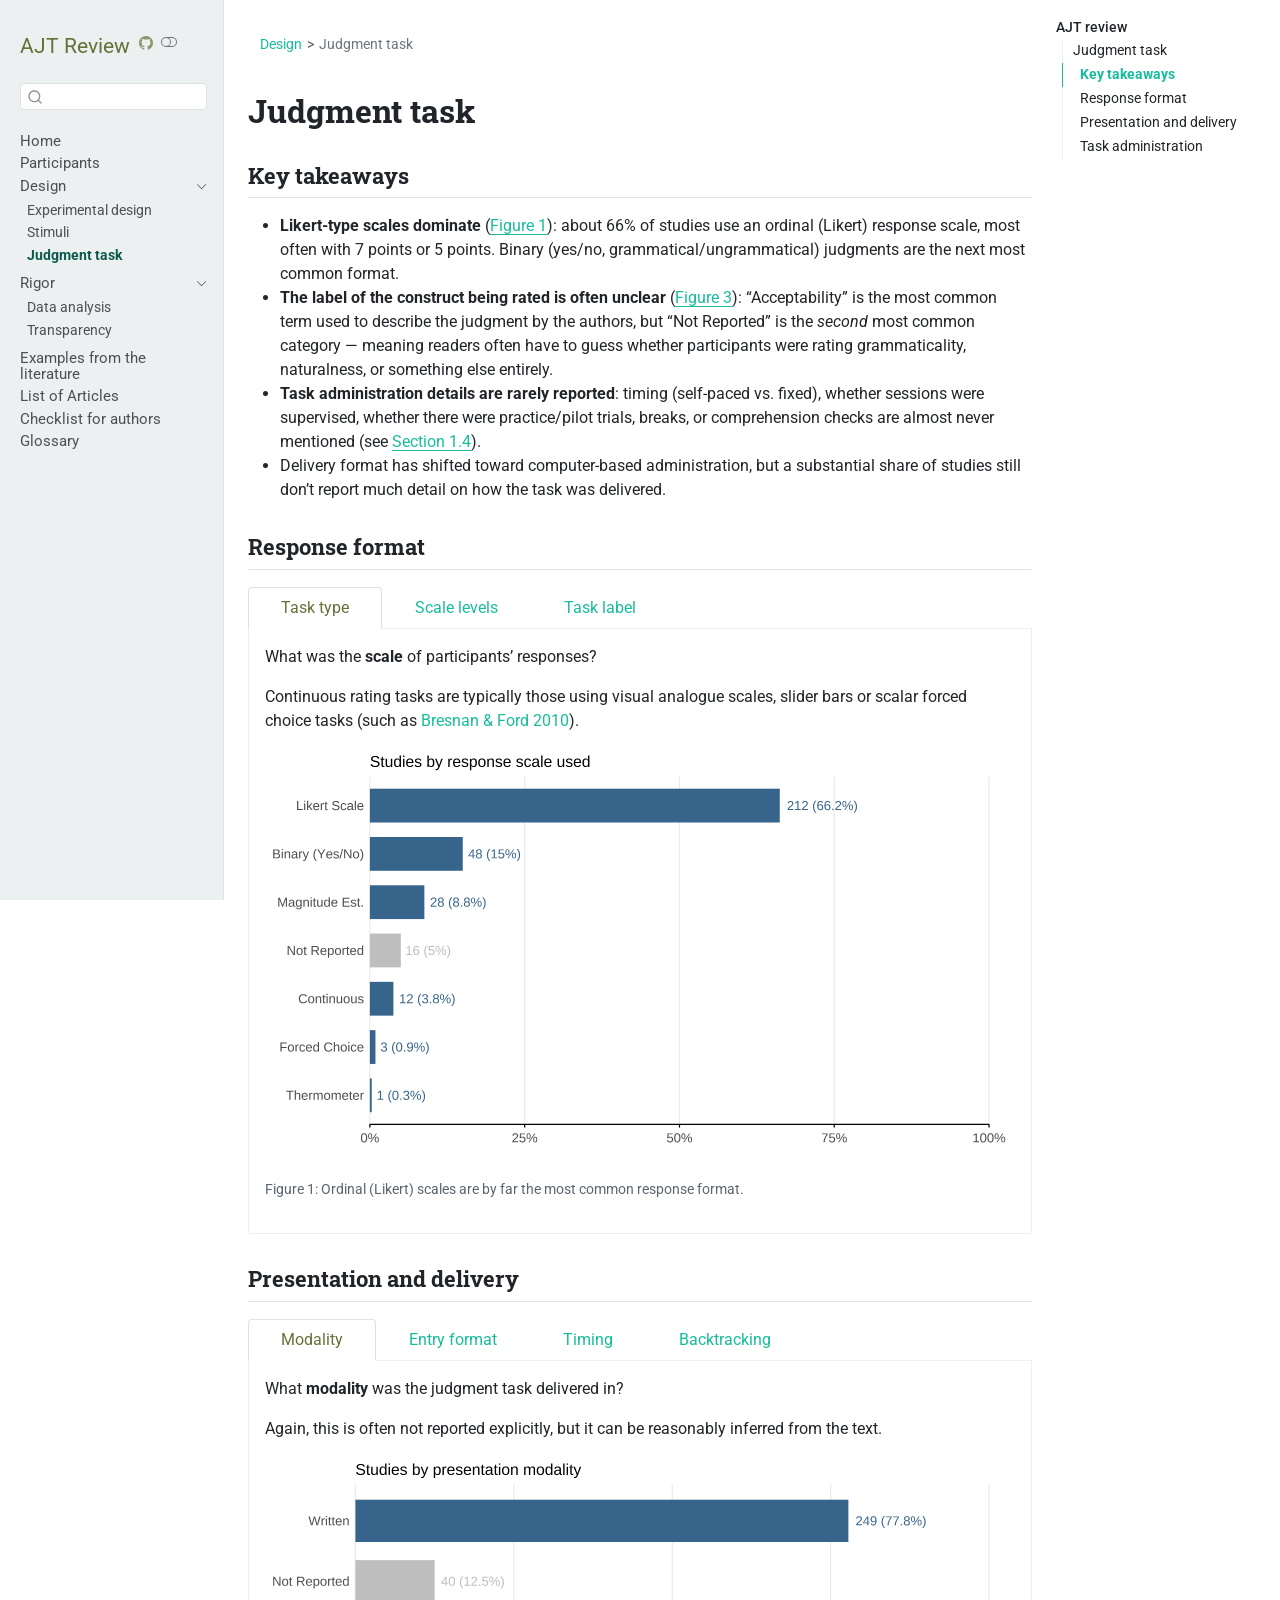
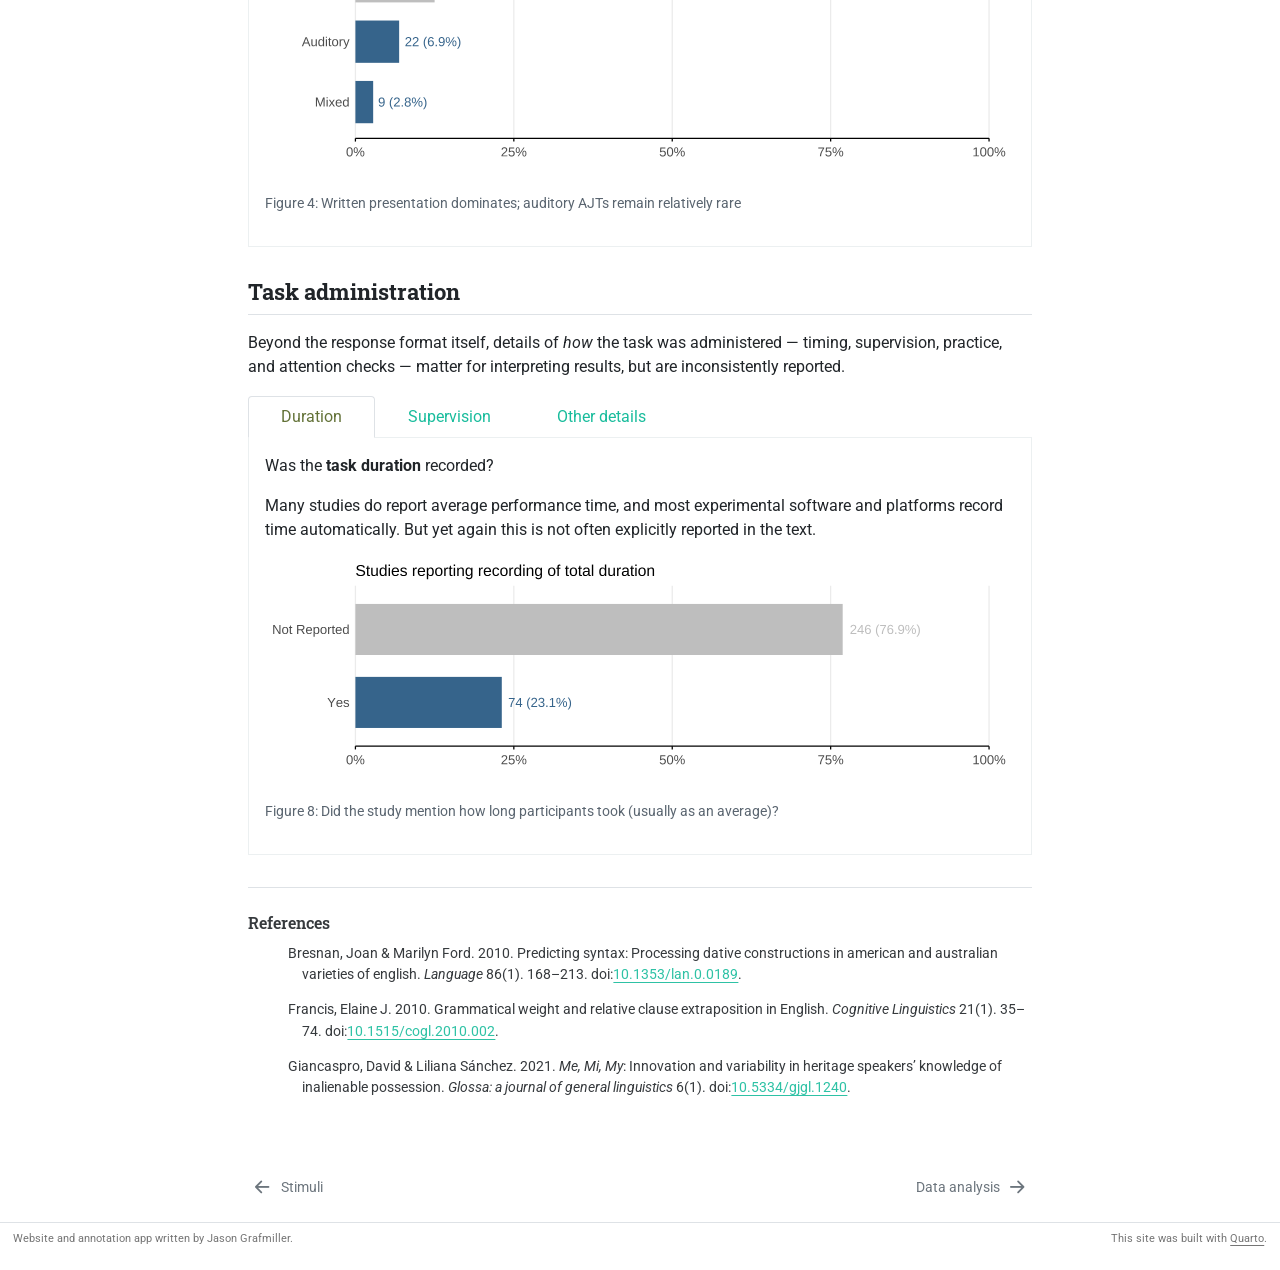
<file: docs/task.html>
<!DOCTYPE html>
<html xmlns="http://www.w3.org/1999/xhtml" lang="en" xml:lang="en"><head>

<meta charset="utf-8">
<meta name="generator" content="quarto-1.6.39">

<meta name="viewport" content="width=device-width, initial-scale=1.0, user-scalable=yes">


<title>task – Systematic Review of Acceptability Judgment Tasks in Theoretical Linguistics</title>
<style>
code{white-space: pre-wrap;}
span.smallcaps{font-variant: small-caps;}
div.columns{display: flex; gap: min(4vw, 1.5em);}
div.column{flex: auto; overflow-x: auto;}
div.hanging-indent{margin-left: 1.5em; text-indent: -1.5em;}
ul.task-list{list-style: none;}
ul.task-list li input[type="checkbox"] {
  width: 0.8em;
  margin: 0 0.8em 0.2em -1em; /* quarto-specific, see https://github.com/quarto-dev/quarto-cli/issues/4556 */ 
  vertical-align: middle;
}
/* CSS for citations */
div.csl-bib-body { }
div.csl-entry {
  clear: both;
  margin-bottom: 0em;
}
.hanging-indent div.csl-entry {
  margin-left:2em;
  text-indent:-2em;
}
div.csl-left-margin {
  min-width:2em;
  float:left;
}
div.csl-right-inline {
  margin-left:2em;
  padding-left:1em;
}
div.csl-indent {
  margin-left: 2em;
}</style>


<script src="site_libs/quarto-nav/quarto-nav.js"></script>
<script src="site_libs/quarto-nav/headroom.min.js"></script>
<script src="site_libs/clipboard/clipboard.min.js"></script>
<script src="site_libs/quarto-search/autocomplete.umd.js"></script>
<script src="site_libs/quarto-search/fuse.min.js"></script>
<script src="site_libs/quarto-search/quarto-search.js"></script>
<meta name="quarto:offset" content="./">
<link href="./analysis.html" rel="next">
<link href="./stimuli.html" rel="prev">
<link href="./_images/UoBcrest.ico" rel="icon">
<script src="site_libs/quarto-html/quarto.js"></script>
<script src="site_libs/quarto-html/popper.min.js"></script>
<script src="site_libs/quarto-html/tippy.umd.min.js"></script>
<script src="site_libs/quarto-html/anchor.min.js"></script>
<link href="site_libs/quarto-html/tippy.css" rel="stylesheet">
<link href="site_libs/quarto-html/quarto-syntax-highlighting-e26003cea8cd680ca0c55a263523d882.css" rel="stylesheet" class="quarto-color-scheme" id="quarto-text-highlighting-styles">
<link href="site_libs/quarto-html/quarto-syntax-highlighting-dark-d166b450ba5a8e9f7a0ab969bf6592c1.css" rel="prefetch" class="quarto-color-scheme quarto-color-alternate" id="quarto-text-highlighting-styles">
<script src="site_libs/bootstrap/bootstrap.min.js"></script>
<link href="site_libs/bootstrap/bootstrap-icons.css" rel="stylesheet">
<link href="site_libs/bootstrap/bootstrap-764990ff1d585a3a10b7d22651232979.min.css" rel="stylesheet" append-hash="true" class="quarto-color-scheme" id="quarto-bootstrap" data-mode="light">
<link href="site_libs/bootstrap/bootstrap-dark-3ccdc8ba0f0515c40daf8a1a4c366d2c.min.css" rel="prefetch" append-hash="true" class="quarto-color-scheme quarto-color-alternate" id="quarto-bootstrap" data-mode="dark">
<script src="site_libs/quarto-contrib/glightbox/glightbox.min.js"></script>
<link href="site_libs/quarto-contrib/glightbox/glightbox.min.css" rel="stylesheet">
<link href="site_libs/quarto-contrib/glightbox/lightbox.css" rel="stylesheet">
<script id="quarto-search-options" type="application/json">{
  "location": "sidebar",
  "copy-button": false,
  "collapse-after": 3,
  "panel-placement": "start",
  "type": "textbox",
  "limit": 50,
  "keyboard-shortcut": [
    "f",
    "/",
    "s"
  ],
  "show-item-context": false,
  "language": {
    "search-no-results-text": "No results",
    "search-matching-documents-text": "matching documents",
    "search-copy-link-title": "Copy link to search",
    "search-hide-matches-text": "Hide additional matches",
    "search-more-match-text": "more match in this document",
    "search-more-matches-text": "more matches in this document",
    "search-clear-button-title": "Clear",
    "search-text-placeholder": "",
    "search-detached-cancel-button-title": "Cancel",
    "search-submit-button-title": "Submit",
    "search-label": "Search"
  }
}</script>
<link rel="preconnect" href="https://fonts.googleapis.com">
<link rel="preconnect" href="https://fonts.gstatic.com" crossorigin="">
<link href="https://fonts.googleapis.com/css2?family=Roboto+Serif:ital,opsz,wght@0,8..144,100;0,8..144,200;1,8..144,100;1,8..144,200&amp;family=Roboto+Slab:wght@100;200;300;400;500;600;700;800;900&amp;family=Roboto:ital,wght@0,100;0,300;0,400;0,500;0,700;0,900;1,100;1,300;1,400;1,500;1,700;1,900&amp;display=swap" rel="stylesheet">


<link rel="stylesheet" href="custom_bib.css">
</head>

<body class="nav-sidebar docked">

<div id="quarto-search-results"></div>
  <header id="quarto-header" class="headroom fixed-top">
  <nav class="quarto-secondary-nav">
    <div class="container-fluid d-flex">
      <button type="button" class="quarto-btn-toggle btn" data-bs-toggle="collapse" role="button" data-bs-target=".quarto-sidebar-collapse-item" aria-controls="quarto-sidebar" aria-expanded="false" aria-label="Toggle sidebar navigation" onclick="if (window.quartoToggleHeadroom) { window.quartoToggleHeadroom(); }">
        <i class="bi bi-layout-text-sidebar-reverse"></i>
      </button>
        <nav class="quarto-page-breadcrumbs" aria-label="breadcrumb"><ol class="breadcrumb"><li class="breadcrumb-item"><a href="./design.html">Design</a></li><li class="breadcrumb-item"><a href="./task.html">Judgment task</a></li></ol></nav>
        <a class="flex-grow-1" role="navigation" data-bs-toggle="collapse" data-bs-target=".quarto-sidebar-collapse-item" aria-controls="quarto-sidebar" aria-expanded="false" aria-label="Toggle sidebar navigation" onclick="if (window.quartoToggleHeadroom) { window.quartoToggleHeadroom(); }">      
        </a>
      <button type="button" class="btn quarto-search-button" aria-label="Search" onclick="window.quartoOpenSearch();">
        <i class="bi bi-search"></i>
      </button>
    </div>
  </nav>
</header>
<!-- content -->
<div id="quarto-content" class="quarto-container page-columns page-rows-contents page-layout-article">
<!-- sidebar -->
  <nav id="quarto-sidebar" class="sidebar collapse collapse-horizontal quarto-sidebar-collapse-item sidebar-navigation docked overflow-auto">
    <div class="pt-lg-2 mt-2 text-left sidebar-header">
    <div class="sidebar-title mb-0 py-0">
      <a href="./">AJT Review</a> 
        <div class="sidebar-tools-main">
    <a href="https://github.com/jasongraf1/ajt_review" title="" class="quarto-navigation-tool px-1" aria-label=""><i class="bi bi-github"></i></a>
  <a href="" class="quarto-color-scheme-toggle quarto-navigation-tool  px-1" onclick="window.quartoToggleColorScheme(); return false;" title="Toggle dark mode"><i class="bi"></i></a>
</div>
    </div>
      </div>
        <div class="mt-2 flex-shrink-0 align-items-center">
        <div class="sidebar-search">
        <div id="quarto-search" class="" title="Search"></div>
        </div>
        </div>
    <div class="sidebar-menu-container"> 
    <ul class="list-unstyled mt-1">
        <li class="sidebar-item">
  <div class="sidebar-item-container"> 
  <a href="./index.html" class="sidebar-item-text sidebar-link">
 <span class="menu-text">Home</span></a>
  </div>
</li>
        <li class="sidebar-item">
  <div class="sidebar-item-container"> 
  <a href="./participants.html" class="sidebar-item-text sidebar-link">
 <span class="menu-text">Participants</span></a>
  </div>
</li>
        <li class="sidebar-item sidebar-item-section">
      <div class="sidebar-item-container"> 
            <a class="sidebar-item-text sidebar-link text-start" data-bs-toggle="collapse" data-bs-target="#quarto-sidebar-section-1" role="navigation" aria-expanded="true">
 <span class="menu-text">Design</span></a>
          <a class="sidebar-item-toggle text-start" data-bs-toggle="collapse" data-bs-target="#quarto-sidebar-section-1" role="navigation" aria-expanded="true" aria-label="Toggle section">
            <i class="bi bi-chevron-right ms-2"></i>
          </a> 
      </div>
      <ul id="quarto-sidebar-section-1" class="collapse list-unstyled sidebar-section depth1 show">  
          <li class="sidebar-item">
  <div class="sidebar-item-container"> 
  <a href="./design.html" class="sidebar-item-text sidebar-link">
 <span class="menu-text">Experimental design</span></a>
  </div>
</li>
          <li class="sidebar-item">
  <div class="sidebar-item-container"> 
  <a href="./stimuli.html" class="sidebar-item-text sidebar-link">
 <span class="menu-text">Stimuli</span></a>
  </div>
</li>
          <li class="sidebar-item">
  <div class="sidebar-item-container"> 
  <a href="./task.html" class="sidebar-item-text sidebar-link active">
 <span class="menu-text">Judgment task</span></a>
  </div>
</li>
      </ul>
  </li>
        <li class="sidebar-item sidebar-item-section">
      <div class="sidebar-item-container"> 
            <a class="sidebar-item-text sidebar-link text-start" data-bs-toggle="collapse" data-bs-target="#quarto-sidebar-section-2" role="navigation" aria-expanded="true">
 <span class="menu-text">Rigor</span></a>
          <a class="sidebar-item-toggle text-start" data-bs-toggle="collapse" data-bs-target="#quarto-sidebar-section-2" role="navigation" aria-expanded="true" aria-label="Toggle section">
            <i class="bi bi-chevron-right ms-2"></i>
          </a> 
      </div>
      <ul id="quarto-sidebar-section-2" class="collapse list-unstyled sidebar-section depth1 show">  
          <li class="sidebar-item">
  <div class="sidebar-item-container"> 
  <a href="./analysis.html" class="sidebar-item-text sidebar-link">
 <span class="menu-text">Data analysis</span></a>
  </div>
</li>
          <li class="sidebar-item">
  <div class="sidebar-item-container"> 
  <a href="./transparency.html" class="sidebar-item-text sidebar-link">
 <span class="menu-text">Transparency</span></a>
  </div>
</li>
      </ul>
  </li>
        <li class="sidebar-item">
  <div class="sidebar-item-container"> 
  <a href="./examples.html" class="sidebar-item-text sidebar-link">
 <span class="menu-text">Examples from the literature</span></a>
  </div>
</li>
        <li class="sidebar-item">
  <div class="sidebar-item-container"> 
  <a href="./references.html" class="sidebar-item-text sidebar-link">
 <span class="menu-text">List of Articles</span></a>
  </div>
</li>
        <li class="sidebar-item">
  <div class="sidebar-item-container"> 
  <a href="./checklist.html" class="sidebar-item-text sidebar-link">
 <span class="menu-text">Checklist for authors</span></a>
  </div>
</li>
        <li class="sidebar-item">
  <div class="sidebar-item-container"> 
  <a href="./glossary.html" class="sidebar-item-text sidebar-link">
 <span class="menu-text">Glossary</span></a>
  </div>
</li>
    </ul>
    </div>
</nav>
<div id="quarto-sidebar-glass" class="quarto-sidebar-collapse-item" data-bs-toggle="collapse" data-bs-target=".quarto-sidebar-collapse-item"></div>
<!-- margin-sidebar -->
    <div id="quarto-margin-sidebar" class="sidebar margin-sidebar">
        <nav id="TOC" role="doc-toc" class="toc-active">
    <h2 id="toc-title">AJT review</h2>
   
  <ul>
  <li><a href="#sec-task" id="toc-sec-task" class="nav-link active" data-scroll-target="#sec-task">Judgment task</a>
  <ul class="collapse">
  <li><a href="#key-takeaways" id="toc-key-takeaways" class="nav-link" data-scroll-target="#key-takeaways">Key takeaways</a></li>
  <li><a href="#response-format" id="toc-response-format" class="nav-link" data-scroll-target="#response-format">Response format</a></li>
  <li><a href="#sec-task-pres" id="toc-sec-task-pres" class="nav-link" data-scroll-target="#sec-task-pres">Presentation and delivery</a></li>
  <li><a href="#sec-task-admin" id="toc-sec-task-admin" class="nav-link" data-scroll-target="#sec-task-admin">Task administration</a></li>
  </ul></li>
  </ul>
</nav>
    </div>
<!-- main -->
<main class="content" id="quarto-document-content"><header id="title-block-header" class="quarto-title-block"><nav class="quarto-page-breadcrumbs quarto-title-breadcrumbs d-none d-lg-block" aria-label="breadcrumb"><ol class="breadcrumb"><li class="breadcrumb-item"><a href="./design.html">Design</a></li><li class="breadcrumb-item"><a href="./task.html">Judgment task</a></li></ol></nav></header>




<section id="sec-task" class="level1">
<h1>Judgment task</h1>
<section id="key-takeaways" class="level2">
<h2 class="anchored" data-anchor-id="key-takeaways">Key takeaways</h2>
<ul>
<li><strong>Likert-type scales dominate</strong> (<a href="#fig-response-scale" class="quarto-xref">Figure&nbsp;1</a>): about 66% of studies use an ordinal (Likert) response scale, most often with 7 points or 5 points. Binary (yes/no, grammatical/ungrammatical) judgments are the next most common format.</li>
<li><strong>The label of the construct being rated is often unclear</strong> (<a href="#fig-rating-terminology" class="quarto-xref">Figure&nbsp;3</a>): “Acceptability” is the most common term used to describe the judgment by the authors, but “Not Reported” is the <em>second</em> most common category — meaning readers often have to guess whether participants were rating grammaticality, naturalness, or something else entirely.</li>
<li><strong>Task administration details are rarely reported</strong>: timing (self-paced vs.&nbsp;fixed), whether sessions were supervised, whether there were practice/pilot trials, breaks, or comprehension checks are almost never mentioned (see <a href="#sec-task-admin" class="quarto-xref">Section&nbsp;1.4</a>).</li>
<li>Delivery format has shifted toward computer-based administration, but a substantial share of studies still don’t report much detail on how the task was delivered.</li>
</ul>
</section>
<section id="response-format" class="level2">
<h2 class="anchored" data-anchor-id="response-format">Response format</h2>
<div class="tabset-margin-container"></div><div class="panel-tabset">
<ul class="nav nav-tabs" role="tablist"><li class="nav-item" role="presentation"><a class="nav-link active" id="tabset-1-1-tab" data-bs-toggle="tab" data-bs-target="#tabset-1-1" role="tab" aria-controls="tabset-1-1" aria-selected="true" aria-current="page">Task type</a></li><li class="nav-item" role="presentation"><a class="nav-link" id="tabset-1-2-tab" data-bs-toggle="tab" data-bs-target="#tabset-1-2" role="tab" aria-controls="tabset-1-2" aria-selected="false">Scale levels</a></li><li class="nav-item" role="presentation"><a class="nav-link" id="tabset-1-3-tab" data-bs-toggle="tab" data-bs-target="#tabset-1-3" role="tab" aria-controls="tabset-1-3" aria-selected="false">Task label</a></li></ul>
<div class="tab-content">
<div id="tabset-1-1" class="tab-pane active" role="tabpanel" aria-labelledby="tabset-1-1-tab">
<p>What was the <strong>scale</strong> of participants’ responses?</p>
<p>Continuous rating tasks are typically those using visual analogue scales, slider bars or scalar forced choice tasks <span class="citation" data-cites="bresnan_predicting_2010c">(such as <a href="#ref-bresnan_predicting_2010c" role="doc-biblioref">Bresnan &amp; Ford 2010</a>)</span>.</p>
<div class="cell">
<div class="cell-output-display">
<div id="fig-response-scale" class="quarto-float quarto-figure quarto-figure-center anchored">
<figure class="quarto-float quarto-float-fig figure">
<div aria-describedby="fig-response-scale-caption-0ceaefa1-69ba-4598-a22c-09a6ac19f8ca">
<a href="task_files/figure-html/fig-response-scale-1.svg" class="lightbox" data-gallery="quarto-lightbox-gallery-1" title="Figure&nbsp;1: Ordinal (Likert) scales are by far the most common response format."><img src="task_files/figure-html/fig-response-scale-1.svg" class="img-fluid figure-img" width="2400"></a>
</div>
<figcaption class="quarto-float-caption-bottom quarto-float-caption quarto-float-fig" id="fig-response-scale-caption-0ceaefa1-69ba-4598-a22c-09a6ac19f8ca">
Figure&nbsp;1: Ordinal (Likert) scales are by far the most common response format.
</figcaption>
</figure>
</div>
</div>
</div>
</div>
<div id="tabset-1-2" class="tab-pane" role="tabpanel" aria-labelledby="tabset-1-2-tab">
<p>How many <strong>levels of acceptability</strong> were used (2, 7, 100, …)?</p>
<p>For studies using an ordinal scale of 3 or more levels, the number of response levels is fairly concentrated around those using either 5 or 7 points.</p>
<div class="cell">
<div class="cell-output-display">
<div id="fig-response-levels" class="quarto-float quarto-figure quarto-figure-center anchored">
<figure class="quarto-float quarto-float-fig figure">
<div aria-describedby="fig-response-levels-caption-0ceaefa1-69ba-4598-a22c-09a6ac19f8ca">
<a href="task_files/figure-html/fig-response-levels-1.svg" class="lightbox" data-gallery="quarto-lightbox-gallery-2" title="Figure&nbsp;2: Distribution of response scale lengths (Likert scales of 3 or more only)"><img src="task_files/figure-html/fig-response-levels-1.svg" class="img-fluid figure-img" width="2400"></a>
</div>
<figcaption class="quarto-float-caption-bottom quarto-float-caption quarto-float-fig" id="fig-response-levels-caption-0ceaefa1-69ba-4598-a22c-09a6ac19f8ca">
Figure&nbsp;2: Distribution of response scale lengths (Likert scales of 3 or more only)
</figcaption>
</figure>
</div>
</div>
</div>
</div>
<div id="tabset-1-3" class="tab-pane" role="tabpanel" aria-labelledby="tabset-1-3-tab">
<p>What <strong>terminology</strong> did the authors use to refer to their judgment task with participants (e.g.&nbsp;“rate how acceptable / natural /… each sentence is”)?</p>
<p>An important note is that <strong>most articles do not provide the exact instructions given to participants</strong>, and only offer paraphrases. In at least two cases <span class="citation" data-cites="francis_grammatical_2010a giancaspro_me_2021">(<a href="#ref-francis_grammatical_2010a" role="doc-biblioref">Francis 2010</a>; <a href="#ref-giancaspro_me_2021" role="doc-biblioref">Giancaspro &amp; Sánchez 2021</a>)</span>, the authors’ use inconsistent terms in the article text and/or instructions to participants.</p>
<p>The label used matters. “Acceptability,” “grammaticality,” and “naturalness” are not interchangeable constructs, yet a surprising number of studies (N = 54) don’t specify which one they’re measuring [we need to check this].</p>
<div class="cell">
<div class="cell-output-display">
<div id="fig-rating-terminology" class="quarto-float quarto-figure quarto-figure-center anchored">
<figure class="quarto-float quarto-float-fig figure">
<div aria-describedby="fig-rating-terminology-caption-0ceaefa1-69ba-4598-a22c-09a6ac19f8ca">
<a href="task_files/figure-html/fig-rating-terminology-1.svg" class="lightbox" data-gallery="quarto-lightbox-gallery-3" title="Figure&nbsp;3: Terminology used to describe the judgment being elicited"><img src="task_files/figure-html/fig-rating-terminology-1.svg" class="img-fluid figure-img" width="2400"></a>
</div>
<figcaption class="quarto-float-caption-bottom quarto-float-caption quarto-float-fig" id="fig-rating-terminology-caption-0ceaefa1-69ba-4598-a22c-09a6ac19f8ca">
Figure&nbsp;3: Terminology used to describe the judgment being elicited
</figcaption>
</figure>
</div>
</div>
</div>
</div>
</div>
</div>
</section>
<section id="sec-task-pres" class="level2">
<h2 class="anchored" data-anchor-id="sec-task-pres">Presentation and delivery</h2>
<div class="tabset-margin-container"></div><div class="panel-tabset">
<ul class="nav nav-tabs" role="tablist"><li class="nav-item" role="presentation"><a class="nav-link active" id="tabset-2-1-tab" data-bs-toggle="tab" data-bs-target="#tabset-2-1" role="tab" aria-controls="tabset-2-1" aria-selected="true">Modality</a></li><li class="nav-item" role="presentation"><a class="nav-link" id="tabset-2-2-tab" data-bs-toggle="tab" data-bs-target="#tabset-2-2" role="tab" aria-controls="tabset-2-2" aria-selected="false">Entry format</a></li><li class="nav-item" role="presentation"><a class="nav-link" id="tabset-2-3-tab" data-bs-toggle="tab" data-bs-target="#tabset-2-3" role="tab" aria-controls="tabset-2-3" aria-selected="false">Timing</a></li><li class="nav-item" role="presentation"><a class="nav-link" id="tabset-2-4-tab" data-bs-toggle="tab" data-bs-target="#tabset-2-4" role="tab" aria-controls="tabset-2-4" aria-selected="false">Backtracking</a></li></ul>
<div class="tab-content">
<div id="tabset-2-1" class="tab-pane active" role="tabpanel" aria-labelledby="tabset-2-1-tab">
<p>What <strong>modality</strong> was the judgment task delivered in?</p>
<p>Again, this is often not reported explicitly, but it can be reasonably inferred from the text.</p>
<div class="cell">
<div class="cell-output-display">
<div id="fig-presentation-modality" class="quarto-float quarto-figure quarto-figure-center anchored">
<figure class="quarto-float quarto-float-fig figure">
<div aria-describedby="fig-presentation-modality-caption-0ceaefa1-69ba-4598-a22c-09a6ac19f8ca">
<a href="task_files/figure-html/fig-presentation-modality-1.svg" class="lightbox" data-gallery="quarto-lightbox-gallery-4" title="Figure&nbsp;4: Written presentation dominates; auditory AJTs remain relatively rare"><img src="task_files/figure-html/fig-presentation-modality-1.svg" class="img-fluid figure-img" width="2400"></a>
</div>
<figcaption class="quarto-float-caption-bottom quarto-float-caption quarto-float-fig" id="fig-presentation-modality-caption-0ceaefa1-69ba-4598-a22c-09a6ac19f8ca">
Figure&nbsp;4: Written presentation dominates; auditory AJTs remain relatively rare
</figcaption>
</figure>
</div>
</div>
</div>
</div>
<div id="tabset-2-2" class="tab-pane" role="tabpanel" aria-labelledby="tabset-2-2-tab">
<p>How were participant <strong>responses</strong> recorded?</p>
<p>Any studies using software tools and online delivery were automatically coded as “Computer-based”. In many other cases it’s not clear how participants entered responses.</p>
<div class="cell">
<div class="cell-output-display">
<div id="fig-delivery-format" class="quarto-float quarto-figure quarto-figure-center anchored">
<figure class="quarto-float quarto-float-fig figure">
<div aria-describedby="fig-delivery-format-caption-0ceaefa1-69ba-4598-a22c-09a6ac19f8ca">
<a href="task_files/figure-html/fig-delivery-format-1.svg" class="lightbox" data-gallery="quarto-lightbox-gallery-5" title="Figure&nbsp;5: Computer-based delivery is now the most common format, though paper surveys persist"><img src="task_files/figure-html/fig-delivery-format-1.svg" class="img-fluid figure-img" width="2400"></a>
</div>
<figcaption class="quarto-float-caption-bottom quarto-float-caption quarto-float-fig" id="fig-delivery-format-caption-0ceaefa1-69ba-4598-a22c-09a6ac19f8ca">
Figure&nbsp;5: Computer-based delivery is now the most common format, though paper surveys persist
</figcaption>
</figure>
</div>
</div>
</div>
</div>
<div id="tabset-2-3" class="tab-pane" role="tabpanel" aria-labelledby="tabset-2-3-tab">
<p>Were items presented in a <strong>fixed or variable amount of time</strong>, or was the presentation <strong>self-paced</strong> (participants proceded at their own pace)?</p>
<p>Some studies may use speeded judgment tasks or place an upper limit on the amount owhich we code as “Fixed”. Most allow participants to proceed at their own pace but this is rarely explicitly stated. Unless the article explicitly mentioned using a self-paced presentation, the study was coded as “Not Reported”. However we suspect that most tasks, especially online ones, did in fact allow participants to proceed at their own pace. So again, these are conservative estimates.</p>
<div class="cell">
<div class="cell-output-display">
<div id="fig-task-timing" class="quarto-float quarto-figure quarto-figure-center anchored">
<figure class="quarto-float quarto-float-fig figure">
<div aria-describedby="fig-task-timing-caption-0ceaefa1-69ba-4598-a22c-09a6ac19f8ca">
<a href="task_files/figure-html/fig-task-timing-1.svg" class="lightbox" data-gallery="quarto-lightbox-gallery-6" title="Figure&nbsp;6: Whether the task was self-paced or had a fixed presentation time is rarely reported"><img src="task_files/figure-html/fig-task-timing-1.svg" class="img-fluid figure-img" width="2400"></a>
</div>
<figcaption class="quarto-float-caption-bottom quarto-float-caption quarto-float-fig" id="fig-task-timing-caption-0ceaefa1-69ba-4598-a22c-09a6ac19f8ca">
Figure&nbsp;6: Whether the task was self-paced or had a fixed presentation time is rarely reported
</figcaption>
</figure>
</div>
</div>
</div>
</div>
<div id="tabset-2-4" class="tab-pane" role="tabpanel" aria-labelledby="tabset-2-4-tab">
<p>Were participants <strong>able to review and/or change</strong> their ratings?</p>
<p>This is almost never mentioned in the description of procedures.</p>
<div class="cell">
<div class="cell-output-display">
<div id="fig-task-backtrack" class="quarto-float quarto-figure quarto-figure-center anchored">
<figure class="quarto-float quarto-float-fig figure">
<div aria-describedby="fig-task-backtrack-caption-0ceaefa1-69ba-4598-a22c-09a6ac19f8ca">
<a href="task_files/figure-html/fig-task-backtrack-1.svg" class="lightbox" data-gallery="quarto-lightbox-gallery-7" title="Figure&nbsp;7: Whether participants were able to change their ratings or backtrack is rarely reported"><img src="task_files/figure-html/fig-task-backtrack-1.svg" class="img-fluid figure-img" width="2400"></a>
</div>
<figcaption class="quarto-float-caption-bottom quarto-float-caption quarto-float-fig" id="fig-task-backtrack-caption-0ceaefa1-69ba-4598-a22c-09a6ac19f8ca">
Figure&nbsp;7: Whether participants were able to change their ratings or backtrack is rarely reported
</figcaption>
</figure>
</div>
</div>
</div>
</div>
</div>
</div>
</section>
<section id="sec-task-admin" class="level2">
<h2 class="anchored" data-anchor-id="sec-task-admin">Task administration</h2>
<p>Beyond the response format itself, details of <em>how</em> the task was administered — timing, supervision, practice, and attention checks — matter for interpreting results, but are inconsistently reported.</p>
<div class="tabset-margin-container"></div><div class="panel-tabset">
<ul class="nav nav-tabs" role="tablist"><li class="nav-item" role="presentation"><a class="nav-link active" id="tabset-3-1-tab" data-bs-toggle="tab" data-bs-target="#tabset-3-1" role="tab" aria-controls="tabset-3-1" aria-selected="true">Duration</a></li><li class="nav-item" role="presentation"><a class="nav-link" id="tabset-3-2-tab" data-bs-toggle="tab" data-bs-target="#tabset-3-2" role="tab" aria-controls="tabset-3-2" aria-selected="false">Supervision</a></li><li class="nav-item" role="presentation"><a class="nav-link" id="tabset-3-3-tab" data-bs-toggle="tab" data-bs-target="#tabset-3-3" role="tab" aria-controls="tabset-3-3" aria-selected="false">Other details</a></li></ul>
<div class="tab-content">
<div id="tabset-3-1" class="tab-pane active" role="tabpanel" aria-labelledby="tabset-3-1-tab">
<p>Was the <strong>task duration</strong> recorded?</p>
<p>Many studies do report average performance time, and most experimental software and platforms record time automatically. But yet again this is not often explicitly reported in the text.</p>
<div class="cell">
<div class="cell-output-display">
<div id="fig-task-duration" class="quarto-float quarto-figure quarto-figure-center anchored">
<figure class="quarto-float quarto-float-fig figure">
<div aria-describedby="fig-task-duration-caption-0ceaefa1-69ba-4598-a22c-09a6ac19f8ca">
<a href="task_files/figure-html/fig-task-duration-1.svg" class="lightbox" data-gallery="quarto-lightbox-gallery-8" title="Figure&nbsp;8: Did the study mention how long participants took (usually as an average)?"><img src="task_files/figure-html/fig-task-duration-1.svg" class="img-fluid figure-img" width="2400"></a>
</div>
<figcaption class="quarto-float-caption-bottom quarto-float-caption quarto-float-fig" id="fig-task-duration-caption-0ceaefa1-69ba-4598-a22c-09a6ac19f8ca">
Figure&nbsp;8: Did the study mention how long participants took (usually as an average)?
</figcaption>
</figure>
</div>
</div>
</div>
</div>
<div id="tabset-3-2" class="tab-pane" role="tabpanel" aria-labelledby="tabset-3-2-tab">
<p>Was the study conducted under <strong>supervision of the researcher</strong> (e.g.&nbsp;in a lab or classroom with researcher present)?</p>
<p>Any study administered in a lab or classroom was coded as “Yes”. Studies using online crowd-sourcing platforms (AMT, Prolific) we automatically coded as “No”. In many other cases it’s unclear whether the task was performed under any kind of supervision.</p>
<div class="cell">
<div class="cell-output-display">
<div id="fig-task-supervision" class="quarto-float quarto-figure quarto-figure-center anchored">
<figure class="quarto-float quarto-float-fig figure">
<div aria-describedby="fig-task-supervision-caption-0ceaefa1-69ba-4598-a22c-09a6ac19f8ca">
<a href="task_files/figure-html/fig-task-supervision-1.svg" class="lightbox" data-gallery="quarto-lightbox-gallery-9" title="Figure&nbsp;9: Whether sessions were supervised (e.g.&nbsp;in-lab vs.&nbsp;unsupervised online)"><img src="task_files/figure-html/fig-task-supervision-1.svg" class="img-fluid figure-img" width="2400"></a>
</div>
<figcaption class="quarto-float-caption-bottom quarto-float-caption quarto-float-fig" id="fig-task-supervision-caption-0ceaefa1-69ba-4598-a22c-09a6ac19f8ca">
Figure&nbsp;9: Whether sessions were supervised (e.g.&nbsp;in-lab vs.&nbsp;unsupervised online)
</figcaption>
</figure>
</div>
</div>
</div>
</div>
<div id="tabset-3-3" class="tab-pane" role="tabpanel" aria-labelledby="tabset-3-3-tab">
<p>Details about participant breaks or management are rare, as are the use of comprehension checks, confidence scoring or pilot testing of the task.</p>
<div class="cell">
<div id="tbl-admin-details" class="cell quarto-float quarto-figure quarto-figure-center anchored">
<figure class="quarto-float quarto-float-tbl figure">
<figcaption class="quarto-float-caption-top quarto-float-caption quarto-float-tbl" id="tbl-admin-details-caption-0ceaefa1-69ba-4598-a22c-09a6ac19f8ca">
Table&nbsp;1: Reporting rates for other task details
</figcaption>
<div aria-describedby="tbl-admin-details-caption-0ceaefa1-69ba-4598-a22c-09a6ac19f8ca">
<div class="cell-output-display">
<table class="do-not-create-environment cell caption-top table table-sm table-striped small">
<thead>
<tr class="header">
<th style="text-align: left;">Detail</th>
<th style="text-align: right;">Not Reported</th>
<th style="text-align: right;">Reported</th>
<th style="text-align: right;">% Reported</th>
</tr>
</thead>
<tbody>
<tr class="odd">
<td style="text-align: left;">Breaks offered</td>
<td style="text-align: right;">309</td>
<td style="text-align: right;">11</td>
<td style="text-align: right;">3.4</td>
</tr>
<tr class="even">
<td style="text-align: left;">Comprehension checks included</td>
<td style="text-align: right;">298</td>
<td style="text-align: right;">22</td>
<td style="text-align: right;">6.9</td>
</tr>
<tr class="odd">
<td style="text-align: left;">Confidence ratings used</td>
<td style="text-align: right;">319</td>
<td style="text-align: right;">1</td>
<td style="text-align: right;">0.3</td>
</tr>
<tr class="even">
<td style="text-align: left;">Pilot testing conducted</td>
<td style="text-align: right;">310</td>
<td style="text-align: right;">10</td>
<td style="text-align: right;">3.1</td>
</tr>
</tbody>
</table>
</div>
</div>
</figure>
</div>
</div>
</div>
</div>
</div>



</section>
</section>

<div id="quarto-appendix" class="default"><section class="quarto-appendix-contents" role="doc-bibliography" id="quarto-bibliography"><h2 class="anchored quarto-appendix-heading">References</h2><div id="refs" class="references csl-bib-body hanging-indent" data-entry-spacing="0" role="list">
<div id="ref-bresnan_predicting_2010c" class="csl-entry" role="listitem">
Bresnan, Joan &amp; Marilyn Ford. 2010. Predicting syntax: <span>Processing</span> dative constructions in american and australian varieties of english. <em>Language</em> 86(1). 168–213. doi:<a href="https://doi.org/10.1353/lan.0.0189">10.1353/lan.0.0189</a>.
</div>
<div id="ref-francis_grammatical_2010a" class="csl-entry" role="listitem">
Francis, Elaine J. 2010. Grammatical weight and relative clause extraposition in <span>English</span>. <em>Cognitive Linguistics</em> 21(1). 35–74. doi:<a href="https://doi.org/10.1515/cogl.2010.002">10.1515/cogl.2010.002</a>.
</div>
<div id="ref-giancaspro_me_2021" class="csl-entry" role="listitem">
Giancaspro, David &amp; Liliana Sánchez. 2021. <span><em>Me, Mi, My</em></span>: <span>Innovation</span> and variability in heritage speakers’ knowledge of inalienable possession. <em>Glossa: a journal of general linguistics</em> 6(1). doi:<a href="https://doi.org/10.5334/gjgl.1240">10.5334/gjgl.1240</a>.
</div>
</div></section></div></main> <!-- /main -->
<script id="quarto-html-after-body" type="application/javascript">
window.document.addEventListener("DOMContentLoaded", function (event) {
  const toggleBodyColorMode = (bsSheetEl) => {
    const mode = bsSheetEl.getAttribute("data-mode");
    const bodyEl = window.document.querySelector("body");
    if (mode === "dark") {
      bodyEl.classList.add("quarto-dark");
      bodyEl.classList.remove("quarto-light");
    } else {
      bodyEl.classList.add("quarto-light");
      bodyEl.classList.remove("quarto-dark");
    }
  }
  const toggleBodyColorPrimary = () => {
    const bsSheetEl = window.document.querySelector("link#quarto-bootstrap");
    if (bsSheetEl) {
      toggleBodyColorMode(bsSheetEl);
    }
  }
  toggleBodyColorPrimary();  
  const disableStylesheet = (stylesheets) => {
    for (let i=0; i < stylesheets.length; i++) {
      const stylesheet = stylesheets[i];
      stylesheet.rel = 'prefetch';
    }
  }
  const enableStylesheet = (stylesheets) => {
    for (let i=0; i < stylesheets.length; i++) {
      const stylesheet = stylesheets[i];
      stylesheet.rel = 'stylesheet';
    }
  }
  const manageTransitions = (selector, allowTransitions) => {
    const els = window.document.querySelectorAll(selector);
    for (let i=0; i < els.length; i++) {
      const el = els[i];
      if (allowTransitions) {
        el.classList.remove('notransition');
      } else {
        el.classList.add('notransition');
      }
    }
  }
  const toggleGiscusIfUsed = (isAlternate, darkModeDefault) => {
    const baseTheme = document.querySelector('#giscus-base-theme')?.value ?? 'light';
    const alternateTheme = document.querySelector('#giscus-alt-theme')?.value ?? 'dark';
    let newTheme = '';
    if(darkModeDefault) {
      newTheme = isAlternate ? baseTheme : alternateTheme;
    } else {
      newTheme = isAlternate ? alternateTheme : baseTheme;
    }
    const changeGiscusTheme = () => {
      // From: https://github.com/giscus/giscus/issues/336
      const sendMessage = (message) => {
        const iframe = document.querySelector('iframe.giscus-frame');
        if (!iframe) return;
        iframe.contentWindow.postMessage({ giscus: message }, 'https://giscus.app');
      }
      sendMessage({
        setConfig: {
          theme: newTheme
        }
      });
    }
    const isGiscussLoaded = window.document.querySelector('iframe.giscus-frame') !== null;
    if (isGiscussLoaded) {
      changeGiscusTheme();
    }
  }
  const toggleColorMode = (alternate) => {
    // Switch the stylesheets
    const alternateStylesheets = window.document.querySelectorAll('link.quarto-color-scheme.quarto-color-alternate');
    manageTransitions('#quarto-margin-sidebar .nav-link', false);
    if (alternate) {
      enableStylesheet(alternateStylesheets);
      for (const sheetNode of alternateStylesheets) {
        if (sheetNode.id === "quarto-bootstrap") {
          toggleBodyColorMode(sheetNode);
        }
      }
    } else {
      disableStylesheet(alternateStylesheets);
      toggleBodyColorPrimary();
    }
    manageTransitions('#quarto-margin-sidebar .nav-link', true);
    // Switch the toggles
    const toggles = window.document.querySelectorAll('.quarto-color-scheme-toggle');
    for (let i=0; i < toggles.length; i++) {
      const toggle = toggles[i];
      if (toggle) {
        if (alternate) {
          toggle.classList.add("alternate");     
        } else {
          toggle.classList.remove("alternate");
        }
      }
    }
    // Hack to workaround the fact that safari doesn't
    // properly recolor the scrollbar when toggling (#1455)
    if (navigator.userAgent.indexOf('Safari') > 0 && navigator.userAgent.indexOf('Chrome') == -1) {
      manageTransitions("body", false);
      window.scrollTo(0, 1);
      setTimeout(() => {
        window.scrollTo(0, 0);
        manageTransitions("body", true);
      }, 40);  
    }
  }
  const isFileUrl = () => { 
    return window.location.protocol === 'file:';
  }
  const hasAlternateSentinel = () => {  
    let styleSentinel = getColorSchemeSentinel();
    if (styleSentinel !== null) {
      return styleSentinel === "alternate";
    } else {
      return false;
    }
  }
  const setStyleSentinel = (alternate) => {
    const value = alternate ? "alternate" : "default";
    if (!isFileUrl()) {
      window.localStorage.setItem("quarto-color-scheme", value);
    } else {
      localAlternateSentinel = value;
    }
  }
  const getColorSchemeSentinel = () => {
    if (!isFileUrl()) {
      const storageValue = window.localStorage.getItem("quarto-color-scheme");
      return storageValue != null ? storageValue : localAlternateSentinel;
    } else {
      return localAlternateSentinel;
    }
  }
  const darkModeDefault = false;
  let localAlternateSentinel = darkModeDefault ? 'alternate' : 'default';
  // Dark / light mode switch
  window.quartoToggleColorScheme = () => {
    // Read the current dark / light value 
    let toAlternate = !hasAlternateSentinel();
    toggleColorMode(toAlternate);
    setStyleSentinel(toAlternate);
    toggleGiscusIfUsed(toAlternate, darkModeDefault);
  };
  // Ensure there is a toggle, if there isn't float one in the top right
  if (window.document.querySelector('.quarto-color-scheme-toggle') === null) {
    const a = window.document.createElement('a');
    a.classList.add('top-right');
    a.classList.add('quarto-color-scheme-toggle');
    a.href = "";
    a.onclick = function() { try { window.quartoToggleColorScheme(); } catch {} return false; };
    const i = window.document.createElement("i");
    i.classList.add('bi');
    a.appendChild(i);
    window.document.body.appendChild(a);
  }
  // Switch to dark mode if need be
  if (hasAlternateSentinel()) {
    toggleColorMode(true);
  } else {
    toggleColorMode(false);
  }
  const icon = "";
  const anchorJS = new window.AnchorJS();
  anchorJS.options = {
    placement: 'right',
    icon: icon
  };
  anchorJS.add('.anchored');
  const isCodeAnnotation = (el) => {
    for (const clz of el.classList) {
      if (clz.startsWith('code-annotation-')) {                     
        return true;
      }
    }
    return false;
  }
  const onCopySuccess = function(e) {
    // button target
    const button = e.trigger;
    // don't keep focus
    button.blur();
    // flash "checked"
    button.classList.add('code-copy-button-checked');
    var currentTitle = button.getAttribute("title");
    button.setAttribute("title", "Copied!");
    let tooltip;
    if (window.bootstrap) {
      button.setAttribute("data-bs-toggle", "tooltip");
      button.setAttribute("data-bs-placement", "left");
      button.setAttribute("data-bs-title", "Copied!");
      tooltip = new bootstrap.Tooltip(button, 
        { trigger: "manual", 
          customClass: "code-copy-button-tooltip",
          offset: [0, -8]});
      tooltip.show();    
    }
    setTimeout(function() {
      if (tooltip) {
        tooltip.hide();
        button.removeAttribute("data-bs-title");
        button.removeAttribute("data-bs-toggle");
        button.removeAttribute("data-bs-placement");
      }
      button.setAttribute("title", currentTitle);
      button.classList.remove('code-copy-button-checked');
    }, 1000);
    // clear code selection
    e.clearSelection();
  }
  const getTextToCopy = function(trigger) {
      const codeEl = trigger.previousElementSibling.cloneNode(true);
      for (const childEl of codeEl.children) {
        if (isCodeAnnotation(childEl)) {
          childEl.remove();
        }
      }
      return codeEl.innerText;
  }
  const clipboard = new window.ClipboardJS('.code-copy-button:not([data-in-quarto-modal])', {
    text: getTextToCopy
  });
  clipboard.on('success', onCopySuccess);
  if (window.document.getElementById('quarto-embedded-source-code-modal')) {
    const clipboardModal = new window.ClipboardJS('.code-copy-button[data-in-quarto-modal]', {
      text: getTextToCopy,
      container: window.document.getElementById('quarto-embedded-source-code-modal')
    });
    clipboardModal.on('success', onCopySuccess);
  }
    var localhostRegex = new RegExp(/^(?:http|https):\/\/localhost\:?[0-9]*\//);
    var mailtoRegex = new RegExp(/^mailto:/);
      var filterRegex = new RegExp("https:\/\/jasongraf1\.github\.io\/ajt_review\/");
    var isInternal = (href) => {
        return filterRegex.test(href) || localhostRegex.test(href) || mailtoRegex.test(href);
    }
    // Inspect non-navigation links and adorn them if external
 	var links = window.document.querySelectorAll('a[href]:not(.nav-link):not(.navbar-brand):not(.toc-action):not(.sidebar-link):not(.sidebar-item-toggle):not(.pagination-link):not(.no-external):not([aria-hidden]):not(.dropdown-item):not(.quarto-navigation-tool):not(.about-link)');
    for (var i=0; i<links.length; i++) {
      const link = links[i];
      if (!isInternal(link.href)) {
        // undo the damage that might have been done by quarto-nav.js in the case of
        // links that we want to consider external
        if (link.dataset.originalHref !== undefined) {
          link.href = link.dataset.originalHref;
        }
      }
    }
  function tippyHover(el, contentFn, onTriggerFn, onUntriggerFn) {
    const config = {
      allowHTML: true,
      maxWidth: 500,
      delay: 100,
      arrow: false,
      appendTo: function(el) {
          return el.parentElement;
      },
      interactive: true,
      interactiveBorder: 10,
      theme: 'quarto',
      placement: 'bottom-start',
    };
    if (contentFn) {
      config.content = contentFn;
    }
    if (onTriggerFn) {
      config.onTrigger = onTriggerFn;
    }
    if (onUntriggerFn) {
      config.onUntrigger = onUntriggerFn;
    }
    window.tippy(el, config); 
  }
  const noterefs = window.document.querySelectorAll('a[role="doc-noteref"]');
  for (var i=0; i<noterefs.length; i++) {
    const ref = noterefs[i];
    tippyHover(ref, function() {
      // use id or data attribute instead here
      let href = ref.getAttribute('data-footnote-href') || ref.getAttribute('href');
      try { href = new URL(href).hash; } catch {}
      const id = href.replace(/^#\/?/, "");
      const note = window.document.getElementById(id);
      if (note) {
        return note.innerHTML;
      } else {
        return "";
      }
    });
  }
  const xrefs = window.document.querySelectorAll('a.quarto-xref');
  const processXRef = (id, note) => {
    // Strip column container classes
    const stripColumnClz = (el) => {
      el.classList.remove("page-full", "page-columns");
      if (el.children) {
        for (const child of el.children) {
          stripColumnClz(child);
        }
      }
    }
    stripColumnClz(note)
    if (id === null || id.startsWith('sec-')) {
      // Special case sections, only their first couple elements
      const container = document.createElement("div");
      if (note.children && note.children.length > 2) {
        container.appendChild(note.children[0].cloneNode(true));
        for (let i = 1; i < note.children.length; i++) {
          const child = note.children[i];
          if (child.tagName === "P" && child.innerText === "") {
            continue;
          } else {
            container.appendChild(child.cloneNode(true));
            break;
          }
        }
        if (window.Quarto?.typesetMath) {
          window.Quarto.typesetMath(container);
        }
        return container.innerHTML
      } else {
        if (window.Quarto?.typesetMath) {
          window.Quarto.typesetMath(note);
        }
        return note.innerHTML;
      }
    } else {
      // Remove any anchor links if they are present
      const anchorLink = note.querySelector('a.anchorjs-link');
      if (anchorLink) {
        anchorLink.remove();
      }
      if (window.Quarto?.typesetMath) {
        window.Quarto.typesetMath(note);
      }
      if (note.classList.contains("callout")) {
        return note.outerHTML;
      } else {
        return note.innerHTML;
      }
    }
  }
  for (var i=0; i<xrefs.length; i++) {
    const xref = xrefs[i];
    tippyHover(xref, undefined, function(instance) {
      instance.disable();
      let url = xref.getAttribute('href');
      let hash = undefined; 
      if (url.startsWith('#')) {
        hash = url;
      } else {
        try { hash = new URL(url).hash; } catch {}
      }
      if (hash) {
        const id = hash.replace(/^#\/?/, "");
        const note = window.document.getElementById(id);
        if (note !== null) {
          try {
            const html = processXRef(id, note.cloneNode(true));
            instance.setContent(html);
          } finally {
            instance.enable();
            instance.show();
          }
        } else {
          // See if we can fetch this
          fetch(url.split('#')[0])
          .then(res => res.text())
          .then(html => {
            const parser = new DOMParser();
            const htmlDoc = parser.parseFromString(html, "text/html");
            const note = htmlDoc.getElementById(id);
            if (note !== null) {
              const html = processXRef(id, note);
              instance.setContent(html);
            } 
          }).finally(() => {
            instance.enable();
            instance.show();
          });
        }
      } else {
        // See if we can fetch a full url (with no hash to target)
        // This is a special case and we should probably do some content thinning / targeting
        fetch(url)
        .then(res => res.text())
        .then(html => {
          const parser = new DOMParser();
          const htmlDoc = parser.parseFromString(html, "text/html");
          const note = htmlDoc.querySelector('main.content');
          if (note !== null) {
            // This should only happen for chapter cross references
            // (since there is no id in the URL)
            // remove the first header
            if (note.children.length > 0 && note.children[0].tagName === "HEADER") {
              note.children[0].remove();
            }
            const html = processXRef(null, note);
            instance.setContent(html);
          } 
        }).finally(() => {
          instance.enable();
          instance.show();
        });
      }
    }, function(instance) {
    });
  }
      let selectedAnnoteEl;
      const selectorForAnnotation = ( cell, annotation) => {
        let cellAttr = 'data-code-cell="' + cell + '"';
        let lineAttr = 'data-code-annotation="' +  annotation + '"';
        const selector = 'span[' + cellAttr + '][' + lineAttr + ']';
        return selector;
      }
      const selectCodeLines = (annoteEl) => {
        const doc = window.document;
        const targetCell = annoteEl.getAttribute("data-target-cell");
        const targetAnnotation = annoteEl.getAttribute("data-target-annotation");
        const annoteSpan = window.document.querySelector(selectorForAnnotation(targetCell, targetAnnotation));
        const lines = annoteSpan.getAttribute("data-code-lines").split(",");
        const lineIds = lines.map((line) => {
          return targetCell + "-" + line;
        })
        let top = null;
        let height = null;
        let parent = null;
        if (lineIds.length > 0) {
            //compute the position of the single el (top and bottom and make a div)
            const el = window.document.getElementById(lineIds[0]);
            top = el.offsetTop;
            height = el.offsetHeight;
            parent = el.parentElement.parentElement;
          if (lineIds.length > 1) {
            const lastEl = window.document.getElementById(lineIds[lineIds.length - 1]);
            const bottom = lastEl.offsetTop + lastEl.offsetHeight;
            height = bottom - top;
          }
          if (top !== null && height !== null && parent !== null) {
            // cook up a div (if necessary) and position it 
            let div = window.document.getElementById("code-annotation-line-highlight");
            if (div === null) {
              div = window.document.createElement("div");
              div.setAttribute("id", "code-annotation-line-highlight");
              div.style.position = 'absolute';
              parent.appendChild(div);
            }
            div.style.top = top - 2 + "px";
            div.style.height = height + 4 + "px";
            div.style.left = 0;
            let gutterDiv = window.document.getElementById("code-annotation-line-highlight-gutter");
            if (gutterDiv === null) {
              gutterDiv = window.document.createElement("div");
              gutterDiv.setAttribute("id", "code-annotation-line-highlight-gutter");
              gutterDiv.style.position = 'absolute';
              const codeCell = window.document.getElementById(targetCell);
              const gutter = codeCell.querySelector('.code-annotation-gutter');
              gutter.appendChild(gutterDiv);
            }
            gutterDiv.style.top = top - 2 + "px";
            gutterDiv.style.height = height + 4 + "px";
          }
          selectedAnnoteEl = annoteEl;
        }
      };
      const unselectCodeLines = () => {
        const elementsIds = ["code-annotation-line-highlight", "code-annotation-line-highlight-gutter"];
        elementsIds.forEach((elId) => {
          const div = window.document.getElementById(elId);
          if (div) {
            div.remove();
          }
        });
        selectedAnnoteEl = undefined;
      };
        // Handle positioning of the toggle
    window.addEventListener(
      "resize",
      throttle(() => {
        elRect = undefined;
        if (selectedAnnoteEl) {
          selectCodeLines(selectedAnnoteEl);
        }
      }, 10)
    );
    function throttle(fn, ms) {
    let throttle = false;
    let timer;
      return (...args) => {
        if(!throttle) { // first call gets through
            fn.apply(this, args);
            throttle = true;
        } else { // all the others get throttled
            if(timer) clearTimeout(timer); // cancel #2
            timer = setTimeout(() => {
              fn.apply(this, args);
              timer = throttle = false;
            }, ms);
        }
      };
    }
      // Attach click handler to the DT
      const annoteDls = window.document.querySelectorAll('dt[data-target-cell]');
      for (const annoteDlNode of annoteDls) {
        annoteDlNode.addEventListener('click', (event) => {
          const clickedEl = event.target;
          if (clickedEl !== selectedAnnoteEl) {
            unselectCodeLines();
            const activeEl = window.document.querySelector('dt[data-target-cell].code-annotation-active');
            if (activeEl) {
              activeEl.classList.remove('code-annotation-active');
            }
            selectCodeLines(clickedEl);
            clickedEl.classList.add('code-annotation-active');
          } else {
            // Unselect the line
            unselectCodeLines();
            clickedEl.classList.remove('code-annotation-active');
          }
        });
      }
  const findCites = (el) => {
    const parentEl = el.parentElement;
    if (parentEl) {
      const cites = parentEl.dataset.cites;
      if (cites) {
        return {
          el,
          cites: cites.split(' ')
        };
      } else {
        return findCites(el.parentElement)
      }
    } else {
      return undefined;
    }
  };
  var bibliorefs = window.document.querySelectorAll('a[role="doc-biblioref"]');
  for (var i=0; i<bibliorefs.length; i++) {
    const ref = bibliorefs[i];
    const citeInfo = findCites(ref);
    if (citeInfo) {
      tippyHover(citeInfo.el, function() {
        var popup = window.document.createElement('div');
        citeInfo.cites.forEach(function(cite) {
          var citeDiv = window.document.createElement('div');
          citeDiv.classList.add('hanging-indent');
          citeDiv.classList.add('csl-entry');
          var biblioDiv = window.document.getElementById('ref-' + cite);
          if (biblioDiv) {
            citeDiv.innerHTML = biblioDiv.innerHTML;
          }
          popup.appendChild(citeDiv);
        });
        return popup.innerHTML;
      });
    }
  }
});
</script>
<nav class="page-navigation">
  <div class="nav-page nav-page-previous">
      <a href="./stimuli.html" class="pagination-link" aria-label="Stimuli">
        <i class="bi bi-arrow-left-short"></i> <span class="nav-page-text">Stimuli</span>
      </a>          
  </div>
  <div class="nav-page nav-page-next">
      <a href="./analysis.html" class="pagination-link" aria-label="Data analysis">
        <span class="nav-page-text">Data analysis</span> <i class="bi bi-arrow-right-short"></i>
      </a>
  </div>
</nav>
</div> <!-- /content -->
<footer class="footer">
  <div class="nav-footer">
    <div class="nav-footer-left">
<p>Website and annotation app written by Jason Grafmiller.</p>
</div>   
    <div class="nav-footer-center">
      &nbsp;
    </div>
    <div class="nav-footer-right">
<p>This site was built with <a href="https://quarto.org/">Quarto</a>.</p>
</div>
  </div>
</footer>
<script>var lightboxQuarto = GLightbox({"closeEffect":"zoom","descPosition":"bottom","loop":false,"openEffect":"zoom","selector":".lightbox"});
(function() {
  let previousOnload = window.onload;
  window.onload = () => {
    if (previousOnload) {
      previousOnload();
    }
    lightboxQuarto.on('slide_before_load', (data) => {
      const { slideIndex, slideNode, slideConfig, player, trigger } = data;
      const href = trigger.getAttribute('href');
      if (href !== null) {
        const imgEl = window.document.querySelector(`a[href="${href}"] img`);
        if (imgEl !== null) {
          const srcAttr = imgEl.getAttribute("src");
          if (srcAttr && srcAttr.startsWith("data:")) {
            slideConfig.href = srcAttr;
          }
        }
      } 
    });
  
    lightboxQuarto.on('slide_after_load', (data) => {
      const { slideIndex, slideNode, slideConfig, player, trigger } = data;
      if (window.Quarto?.typesetMath) {
        window.Quarto.typesetMath(slideNode);
      }
    });
  
  };
  
})();
          </script>




</body></html>
</file>
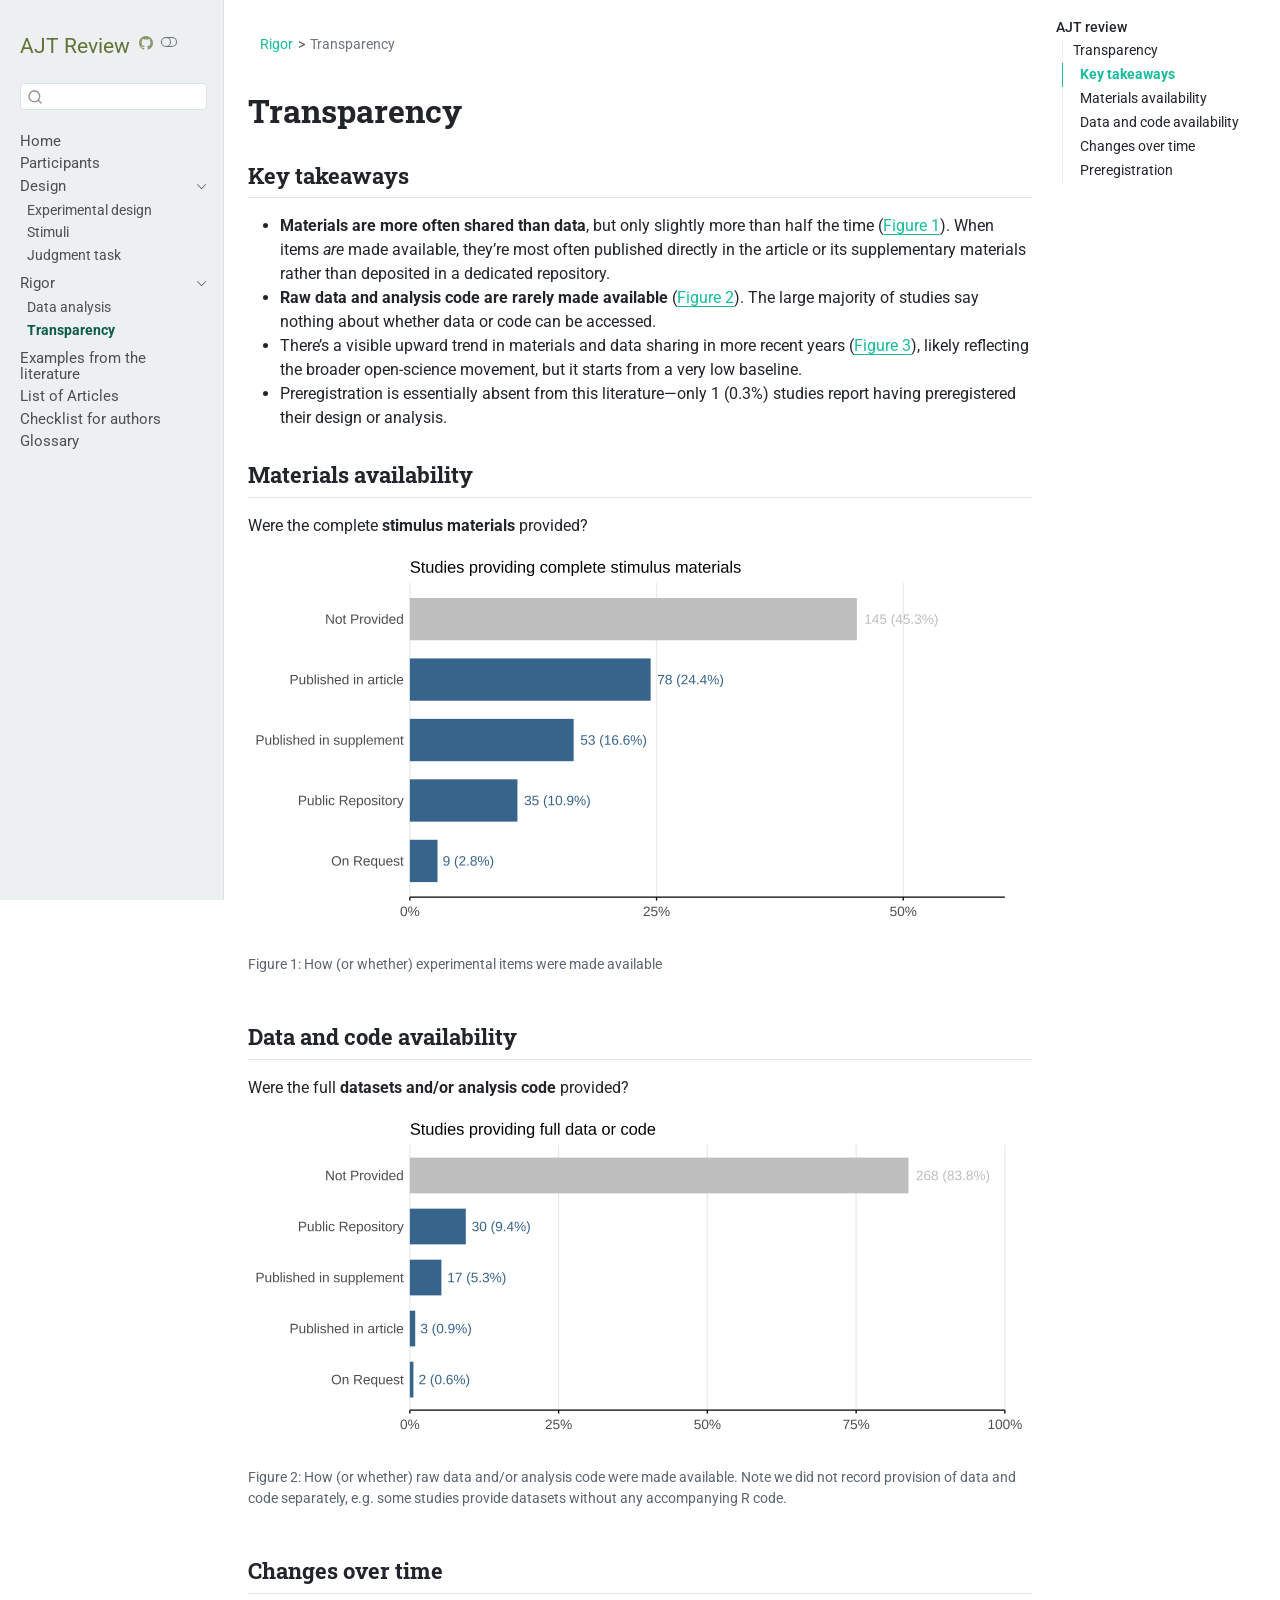
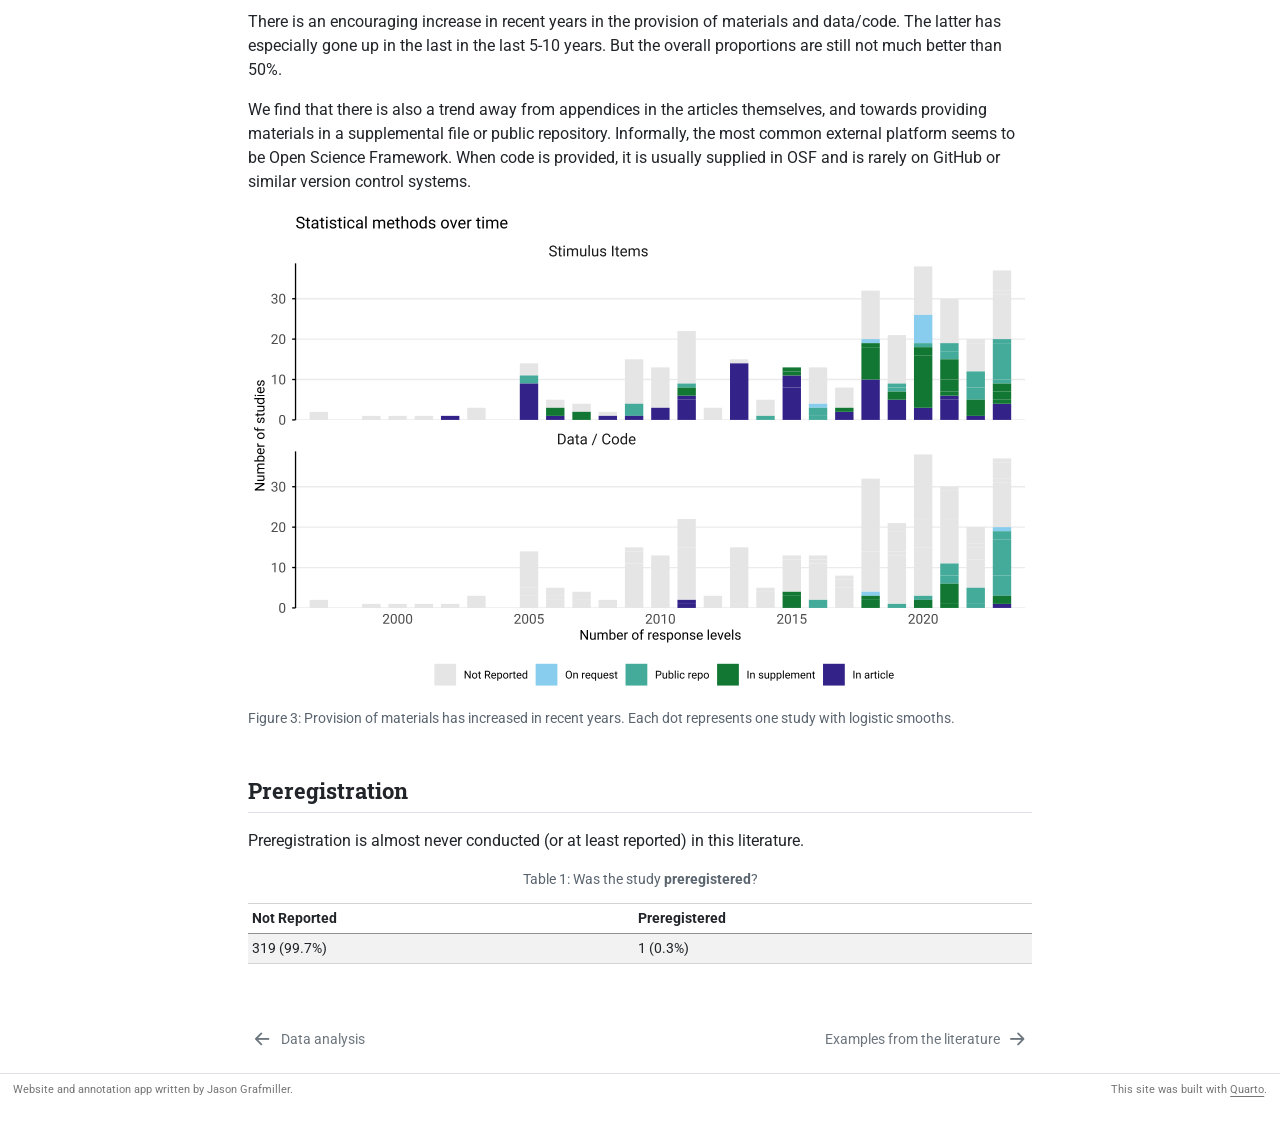
<file: docs/transparency.html>
<!DOCTYPE html>
<html xmlns="http://www.w3.org/1999/xhtml" lang="en" xml:lang="en"><head>

<meta charset="utf-8">
<meta name="generator" content="quarto-1.6.39">

<meta name="viewport" content="width=device-width, initial-scale=1.0, user-scalable=yes">


<title>transparency – Systematic Review of Acceptability Judgment Tasks in Theoretical Linguistics</title>
<style>
code{white-space: pre-wrap;}
span.smallcaps{font-variant: small-caps;}
div.columns{display: flex; gap: min(4vw, 1.5em);}
div.column{flex: auto; overflow-x: auto;}
div.hanging-indent{margin-left: 1.5em; text-indent: -1.5em;}
ul.task-list{list-style: none;}
ul.task-list li input[type="checkbox"] {
  width: 0.8em;
  margin: 0 0.8em 0.2em -1em; /* quarto-specific, see https://github.com/quarto-dev/quarto-cli/issues/4556 */ 
  vertical-align: middle;
}
</style>


<script src="site_libs/quarto-nav/quarto-nav.js"></script>
<script src="site_libs/quarto-nav/headroom.min.js"></script>
<script src="site_libs/clipboard/clipboard.min.js"></script>
<script src="site_libs/quarto-search/autocomplete.umd.js"></script>
<script src="site_libs/quarto-search/fuse.min.js"></script>
<script src="site_libs/quarto-search/quarto-search.js"></script>
<meta name="quarto:offset" content="./">
<link href="./examples.html" rel="next">
<link href="./analysis.html" rel="prev">
<link href="./_images/UoBcrest.ico" rel="icon">
<script src="site_libs/quarto-html/quarto.js"></script>
<script src="site_libs/quarto-html/popper.min.js"></script>
<script src="site_libs/quarto-html/tippy.umd.min.js"></script>
<script src="site_libs/quarto-html/anchor.min.js"></script>
<link href="site_libs/quarto-html/tippy.css" rel="stylesheet">
<link href="site_libs/quarto-html/quarto-syntax-highlighting-e26003cea8cd680ca0c55a263523d882.css" rel="stylesheet" class="quarto-color-scheme" id="quarto-text-highlighting-styles">
<link href="site_libs/quarto-html/quarto-syntax-highlighting-dark-d166b450ba5a8e9f7a0ab969bf6592c1.css" rel="prefetch" class="quarto-color-scheme quarto-color-alternate" id="quarto-text-highlighting-styles">
<script src="site_libs/bootstrap/bootstrap.min.js"></script>
<link href="site_libs/bootstrap/bootstrap-icons.css" rel="stylesheet">
<link href="site_libs/bootstrap/bootstrap-764990ff1d585a3a10b7d22651232979.min.css" rel="stylesheet" append-hash="true" class="quarto-color-scheme" id="quarto-bootstrap" data-mode="light">
<link href="site_libs/bootstrap/bootstrap-dark-3ccdc8ba0f0515c40daf8a1a4c366d2c.min.css" rel="prefetch" append-hash="true" class="quarto-color-scheme quarto-color-alternate" id="quarto-bootstrap" data-mode="dark">
<script src="site_libs/quarto-contrib/glightbox/glightbox.min.js"></script>
<link href="site_libs/quarto-contrib/glightbox/glightbox.min.css" rel="stylesheet">
<link href="site_libs/quarto-contrib/glightbox/lightbox.css" rel="stylesheet">
<script id="quarto-search-options" type="application/json">{
  "location": "sidebar",
  "copy-button": false,
  "collapse-after": 3,
  "panel-placement": "start",
  "type": "textbox",
  "limit": 50,
  "keyboard-shortcut": [
    "f",
    "/",
    "s"
  ],
  "show-item-context": false,
  "language": {
    "search-no-results-text": "No results",
    "search-matching-documents-text": "matching documents",
    "search-copy-link-title": "Copy link to search",
    "search-hide-matches-text": "Hide additional matches",
    "search-more-match-text": "more match in this document",
    "search-more-matches-text": "more matches in this document",
    "search-clear-button-title": "Clear",
    "search-text-placeholder": "",
    "search-detached-cancel-button-title": "Cancel",
    "search-submit-button-title": "Submit",
    "search-label": "Search"
  }
}</script>
<link rel="preconnect" href="https://fonts.googleapis.com">
<link rel="preconnect" href="https://fonts.gstatic.com" crossorigin="">
<link href="https://fonts.googleapis.com/css2?family=Roboto+Serif:ital,opsz,wght@0,8..144,100;0,8..144,200;1,8..144,100;1,8..144,200&amp;family=Roboto+Slab:wght@100;200;300;400;500;600;700;800;900&amp;family=Roboto:ital,wght@0,100;0,300;0,400;0,500;0,700;0,900;1,100;1,300;1,400;1,500;1,700;1,900&amp;display=swap" rel="stylesheet">


<link rel="stylesheet" href="custom_bib.css">
</head>

<body class="nav-sidebar docked">

<div id="quarto-search-results"></div>
  <header id="quarto-header" class="headroom fixed-top">
  <nav class="quarto-secondary-nav">
    <div class="container-fluid d-flex">
      <button type="button" class="quarto-btn-toggle btn" data-bs-toggle="collapse" role="button" data-bs-target=".quarto-sidebar-collapse-item" aria-controls="quarto-sidebar" aria-expanded="false" aria-label="Toggle sidebar navigation" onclick="if (window.quartoToggleHeadroom) { window.quartoToggleHeadroom(); }">
        <i class="bi bi-layout-text-sidebar-reverse"></i>
      </button>
        <nav class="quarto-page-breadcrumbs" aria-label="breadcrumb"><ol class="breadcrumb"><li class="breadcrumb-item"><a href="./analysis.html">Rigor</a></li><li class="breadcrumb-item"><a href="./transparency.html">Transparency</a></li></ol></nav>
        <a class="flex-grow-1" role="navigation" data-bs-toggle="collapse" data-bs-target=".quarto-sidebar-collapse-item" aria-controls="quarto-sidebar" aria-expanded="false" aria-label="Toggle sidebar navigation" onclick="if (window.quartoToggleHeadroom) { window.quartoToggleHeadroom(); }">      
        </a>
      <button type="button" class="btn quarto-search-button" aria-label="Search" onclick="window.quartoOpenSearch();">
        <i class="bi bi-search"></i>
      </button>
    </div>
  </nav>
</header>
<!-- content -->
<div id="quarto-content" class="quarto-container page-columns page-rows-contents page-layout-article">
<!-- sidebar -->
  <nav id="quarto-sidebar" class="sidebar collapse collapse-horizontal quarto-sidebar-collapse-item sidebar-navigation docked overflow-auto">
    <div class="pt-lg-2 mt-2 text-left sidebar-header">
    <div class="sidebar-title mb-0 py-0">
      <a href="./">AJT Review</a> 
        <div class="sidebar-tools-main">
    <a href="https://github.com/jasongraf1/ajt_review" title="" class="quarto-navigation-tool px-1" aria-label=""><i class="bi bi-github"></i></a>
  <a href="" class="quarto-color-scheme-toggle quarto-navigation-tool  px-1" onclick="window.quartoToggleColorScheme(); return false;" title="Toggle dark mode"><i class="bi"></i></a>
</div>
    </div>
      </div>
        <div class="mt-2 flex-shrink-0 align-items-center">
        <div class="sidebar-search">
        <div id="quarto-search" class="" title="Search"></div>
        </div>
        </div>
    <div class="sidebar-menu-container"> 
    <ul class="list-unstyled mt-1">
        <li class="sidebar-item">
  <div class="sidebar-item-container"> 
  <a href="./index.html" class="sidebar-item-text sidebar-link">
 <span class="menu-text">Home</span></a>
  </div>
</li>
        <li class="sidebar-item">
  <div class="sidebar-item-container"> 
  <a href="./participants.html" class="sidebar-item-text sidebar-link">
 <span class="menu-text">Participants</span></a>
  </div>
</li>
        <li class="sidebar-item sidebar-item-section">
      <div class="sidebar-item-container"> 
            <a class="sidebar-item-text sidebar-link text-start" data-bs-toggle="collapse" data-bs-target="#quarto-sidebar-section-1" role="navigation" aria-expanded="true">
 <span class="menu-text">Design</span></a>
          <a class="sidebar-item-toggle text-start" data-bs-toggle="collapse" data-bs-target="#quarto-sidebar-section-1" role="navigation" aria-expanded="true" aria-label="Toggle section">
            <i class="bi bi-chevron-right ms-2"></i>
          </a> 
      </div>
      <ul id="quarto-sidebar-section-1" class="collapse list-unstyled sidebar-section depth1 show">  
          <li class="sidebar-item">
  <div class="sidebar-item-container"> 
  <a href="./design.html" class="sidebar-item-text sidebar-link">
 <span class="menu-text">Experimental design</span></a>
  </div>
</li>
          <li class="sidebar-item">
  <div class="sidebar-item-container"> 
  <a href="./stimuli.html" class="sidebar-item-text sidebar-link">
 <span class="menu-text">Stimuli</span></a>
  </div>
</li>
          <li class="sidebar-item">
  <div class="sidebar-item-container"> 
  <a href="./task.html" class="sidebar-item-text sidebar-link">
 <span class="menu-text">Judgment task</span></a>
  </div>
</li>
      </ul>
  </li>
        <li class="sidebar-item sidebar-item-section">
      <div class="sidebar-item-container"> 
            <a class="sidebar-item-text sidebar-link text-start" data-bs-toggle="collapse" data-bs-target="#quarto-sidebar-section-2" role="navigation" aria-expanded="true">
 <span class="menu-text">Rigor</span></a>
          <a class="sidebar-item-toggle text-start" data-bs-toggle="collapse" data-bs-target="#quarto-sidebar-section-2" role="navigation" aria-expanded="true" aria-label="Toggle section">
            <i class="bi bi-chevron-right ms-2"></i>
          </a> 
      </div>
      <ul id="quarto-sidebar-section-2" class="collapse list-unstyled sidebar-section depth1 show">  
          <li class="sidebar-item">
  <div class="sidebar-item-container"> 
  <a href="./analysis.html" class="sidebar-item-text sidebar-link">
 <span class="menu-text">Data analysis</span></a>
  </div>
</li>
          <li class="sidebar-item">
  <div class="sidebar-item-container"> 
  <a href="./transparency.html" class="sidebar-item-text sidebar-link active">
 <span class="menu-text">Transparency</span></a>
  </div>
</li>
      </ul>
  </li>
        <li class="sidebar-item">
  <div class="sidebar-item-container"> 
  <a href="./examples.html" class="sidebar-item-text sidebar-link">
 <span class="menu-text">Examples from the literature</span></a>
  </div>
</li>
        <li class="sidebar-item">
  <div class="sidebar-item-container"> 
  <a href="./references.html" class="sidebar-item-text sidebar-link">
 <span class="menu-text">List of Articles</span></a>
  </div>
</li>
        <li class="sidebar-item">
  <div class="sidebar-item-container"> 
  <a href="./checklist.html" class="sidebar-item-text sidebar-link">
 <span class="menu-text">Checklist for authors</span></a>
  </div>
</li>
        <li class="sidebar-item">
  <div class="sidebar-item-container"> 
  <a href="./glossary.html" class="sidebar-item-text sidebar-link">
 <span class="menu-text">Glossary</span></a>
  </div>
</li>
    </ul>
    </div>
</nav>
<div id="quarto-sidebar-glass" class="quarto-sidebar-collapse-item" data-bs-toggle="collapse" data-bs-target=".quarto-sidebar-collapse-item"></div>
<!-- margin-sidebar -->
    <div id="quarto-margin-sidebar" class="sidebar margin-sidebar">
        <nav id="TOC" role="doc-toc" class="toc-active">
    <h2 id="toc-title">AJT review</h2>
   
  <ul>
  <li><a href="#sec-transparency" id="toc-sec-transparency" class="nav-link active" data-scroll-target="#sec-transparency">Transparency</a>
  <ul class="collapse">
  <li><a href="#key-takeaways" id="toc-key-takeaways" class="nav-link" data-scroll-target="#key-takeaways">Key takeaways</a></li>
  <li><a href="#materials-availability" id="toc-materials-availability" class="nav-link" data-scroll-target="#materials-availability">Materials availability</a></li>
  <li><a href="#data-and-code-availability" id="toc-data-and-code-availability" class="nav-link" data-scroll-target="#data-and-code-availability">Data and code availability</a></li>
  <li><a href="#changes-over-time" id="toc-changes-over-time" class="nav-link" data-scroll-target="#changes-over-time">Changes over time</a></li>
  <li><a href="#preregistration" id="toc-preregistration" class="nav-link" data-scroll-target="#preregistration">Preregistration</a></li>
  </ul></li>
  </ul>
</nav>
    </div>
<!-- main -->
<main class="content" id="quarto-document-content"><header id="title-block-header" class="quarto-title-block"><nav class="quarto-page-breadcrumbs quarto-title-breadcrumbs d-none d-lg-block" aria-label="breadcrumb"><ol class="breadcrumb"><li class="breadcrumb-item"><a href="./analysis.html">Rigor</a></li><li class="breadcrumb-item"><a href="./transparency.html">Transparency</a></li></ol></nav></header>




<section id="sec-transparency" class="level1">
<h1>Transparency</h1>
<section id="key-takeaways" class="level2">
<h2 class="anchored" data-anchor-id="key-takeaways">Key takeaways</h2>
<ul>
<li><strong>Materials are more often shared than data</strong>, but only slightly more than half the time (<a href="#fig-item-avail" class="quarto-xref">Figure&nbsp;1</a>). When items <em>are</em> made available, they’re most often published directly in the article or its supplementary materials rather than deposited in a dedicated repository.</li>
<li><strong>Raw data and analysis code are rarely made available</strong> (<a href="#fig-data-avail" class="quarto-xref">Figure&nbsp;2</a>). The large majority of studies say nothing about whether data or code can be accessed.</li>
<li>There’s a visible upward trend in materials and data sharing in more recent years (<a href="#fig-avail-trend" class="quarto-xref">Figure&nbsp;3</a>), likely reflecting the broader open-science movement, but it starts from a very low baseline.</li>
<li>Preregistration is essentially absent from this literature—only 1 (0.3%) studies report having preregistered their design or analysis.</li>
</ul>
</section>
<section id="materials-availability" class="level2">
<h2 class="anchored" data-anchor-id="materials-availability">Materials availability</h2>
<p>Were the complete <strong>stimulus materials</strong> provided?</p>
<div class="cell">
<div class="cell-output-display">
<div id="fig-item-avail" class="quarto-float quarto-figure quarto-figure-center anchored">
<figure class="quarto-float quarto-float-fig figure">
<div aria-describedby="fig-item-avail-caption-0ceaefa1-69ba-4598-a22c-09a6ac19f8ca">
<a href="transparency_files/figure-html/fig-item-avail-1.svg" class="lightbox" data-gallery="quarto-lightbox-gallery-1" title="Figure&nbsp;1: How (or whether) experimental items were made available"><img src="transparency_files/figure-html/fig-item-avail-1.svg" class="img-fluid figure-img" width="2400"></a>
</div>
<figcaption class="quarto-float-caption-bottom quarto-float-caption quarto-float-fig" id="fig-item-avail-caption-0ceaefa1-69ba-4598-a22c-09a6ac19f8ca">
Figure&nbsp;1: How (or whether) experimental items were made available
</figcaption>
</figure>
</div>
</div>
</div>
</section>
<section id="data-and-code-availability" class="level2">
<h2 class="anchored" data-anchor-id="data-and-code-availability">Data and code availability</h2>
<p>Were the full <strong>datasets and/or analysis code</strong> provided?</p>
<div class="cell">
<div class="cell-output-display">
<div id="fig-data-avail" class="quarto-float quarto-figure quarto-figure-center anchored">
<figure class="quarto-float quarto-float-fig figure">
<div aria-describedby="fig-data-avail-caption-0ceaefa1-69ba-4598-a22c-09a6ac19f8ca">
<a href="transparency_files/figure-html/fig-data-avail-1.svg" class="lightbox" data-gallery="quarto-lightbox-gallery-2" title="Figure&nbsp;2: How (or whether) raw data and/or analysis code were made available. Note we did not record provision of data and code separately, e.g.&nbsp;some studies provide datasets without any accompanying R code."><img src="transparency_files/figure-html/fig-data-avail-1.svg" class="img-fluid figure-img" width="2400"></a>
</div>
<figcaption class="quarto-float-caption-bottom quarto-float-caption quarto-float-fig" id="fig-data-avail-caption-0ceaefa1-69ba-4598-a22c-09a6ac19f8ca">
Figure&nbsp;2: How (or whether) raw data and/or analysis code were made available. Note we did not record provision of data and code separately, e.g.&nbsp;some studies provide datasets without any accompanying R code.
</figcaption>
</figure>
</div>
</div>
</div>
</section>
<section id="changes-over-time" class="level2">
<h2 class="anchored" data-anchor-id="changes-over-time">Changes over time</h2>
<p>There is an encouraging increase in recent years in the provision of materials and data/code. The latter has especially gone up in the last in the last 5-10 years. But the overall proportions are still not much better than 50%.</p>
<p>We find that there is also a trend away from appendices in the articles themselves, and towards providing materials in a supplemental file or public repository. Informally, the most common external platform seems to be Open Science Framework. When code is provided, it is usually supplied in OSF and is rarely on GitHub or similar version control systems.</p>
<div class="cell">
<div class="cell-output-display">
<div id="fig-avail-trend" class="quarto-float quarto-figure quarto-figure-center anchored">
<figure class="quarto-float quarto-float-fig figure">
<div aria-describedby="fig-avail-trend-caption-0ceaefa1-69ba-4598-a22c-09a6ac19f8ca">
<a href="transparency_files/figure-html/fig-avail-trend-1.svg" class="lightbox" data-gallery="quarto-lightbox-gallery-3" title="Figure&nbsp;3: Provision of materials has increased in recent years. Each dot represents one study with logistic smooths."><img src="transparency_files/figure-html/fig-avail-trend-1.svg" class="img-fluid figure-img" width="2400"></a>
</div>
<figcaption class="quarto-float-caption-bottom quarto-float-caption quarto-float-fig" id="fig-avail-trend-caption-0ceaefa1-69ba-4598-a22c-09a6ac19f8ca">
Figure&nbsp;3: Provision of materials has increased in recent years. Each dot represents one study with logistic smooths.
</figcaption>
</figure>
</div>
</div>
</div>
</section>
<section id="preregistration" class="level2">
<h2 class="anchored" data-anchor-id="preregistration">Preregistration</h2>
<p>Preregistration is almost never conducted (or at least reported) in this literature.</p>
<div class="cell">
<div id="tbl-prereg" class="cell quarto-float quarto-figure quarto-figure-center anchored">
<figure class="quarto-float quarto-float-tbl figure">
<figcaption class="quarto-float-caption-top quarto-float-caption quarto-float-tbl" id="tbl-prereg-caption-0ceaefa1-69ba-4598-a22c-09a6ac19f8ca">
Table&nbsp;1: Was the study <strong>preregistered</strong>?
</figcaption>
<div aria-describedby="tbl-prereg-caption-0ceaefa1-69ba-4598-a22c-09a6ac19f8ca">
<div class="cell-output-display">
<table class="do-not-create-environment cell caption-top table table-sm table-striped small">
<thead>
<tr class="header">
<th style="text-align: left;">Not Reported</th>
<th style="text-align: left;">Preregistered</th>
</tr>
</thead>
<tbody>
<tr class="odd">
<td style="text-align: left;">319 (99.7%)</td>
<td style="text-align: left;">1 (0.3%)</td>
</tr>
</tbody>
</table>
</div>
</div>
</figure>
</div>
</div>


</section>
</section>

</main> <!-- /main -->
<script id="quarto-html-after-body" type="application/javascript">
window.document.addEventListener("DOMContentLoaded", function (event) {
  const toggleBodyColorMode = (bsSheetEl) => {
    const mode = bsSheetEl.getAttribute("data-mode");
    const bodyEl = window.document.querySelector("body");
    if (mode === "dark") {
      bodyEl.classList.add("quarto-dark");
      bodyEl.classList.remove("quarto-light");
    } else {
      bodyEl.classList.add("quarto-light");
      bodyEl.classList.remove("quarto-dark");
    }
  }
  const toggleBodyColorPrimary = () => {
    const bsSheetEl = window.document.querySelector("link#quarto-bootstrap");
    if (bsSheetEl) {
      toggleBodyColorMode(bsSheetEl);
    }
  }
  toggleBodyColorPrimary();  
  const disableStylesheet = (stylesheets) => {
    for (let i=0; i < stylesheets.length; i++) {
      const stylesheet = stylesheets[i];
      stylesheet.rel = 'prefetch';
    }
  }
  const enableStylesheet = (stylesheets) => {
    for (let i=0; i < stylesheets.length; i++) {
      const stylesheet = stylesheets[i];
      stylesheet.rel = 'stylesheet';
    }
  }
  const manageTransitions = (selector, allowTransitions) => {
    const els = window.document.querySelectorAll(selector);
    for (let i=0; i < els.length; i++) {
      const el = els[i];
      if (allowTransitions) {
        el.classList.remove('notransition');
      } else {
        el.classList.add('notransition');
      }
    }
  }
  const toggleGiscusIfUsed = (isAlternate, darkModeDefault) => {
    const baseTheme = document.querySelector('#giscus-base-theme')?.value ?? 'light';
    const alternateTheme = document.querySelector('#giscus-alt-theme')?.value ?? 'dark';
    let newTheme = '';
    if(darkModeDefault) {
      newTheme = isAlternate ? baseTheme : alternateTheme;
    } else {
      newTheme = isAlternate ? alternateTheme : baseTheme;
    }
    const changeGiscusTheme = () => {
      // From: https://github.com/giscus/giscus/issues/336
      const sendMessage = (message) => {
        const iframe = document.querySelector('iframe.giscus-frame');
        if (!iframe) return;
        iframe.contentWindow.postMessage({ giscus: message }, 'https://giscus.app');
      }
      sendMessage({
        setConfig: {
          theme: newTheme
        }
      });
    }
    const isGiscussLoaded = window.document.querySelector('iframe.giscus-frame') !== null;
    if (isGiscussLoaded) {
      changeGiscusTheme();
    }
  }
  const toggleColorMode = (alternate) => {
    // Switch the stylesheets
    const alternateStylesheets = window.document.querySelectorAll('link.quarto-color-scheme.quarto-color-alternate');
    manageTransitions('#quarto-margin-sidebar .nav-link', false);
    if (alternate) {
      enableStylesheet(alternateStylesheets);
      for (const sheetNode of alternateStylesheets) {
        if (sheetNode.id === "quarto-bootstrap") {
          toggleBodyColorMode(sheetNode);
        }
      }
    } else {
      disableStylesheet(alternateStylesheets);
      toggleBodyColorPrimary();
    }
    manageTransitions('#quarto-margin-sidebar .nav-link', true);
    // Switch the toggles
    const toggles = window.document.querySelectorAll('.quarto-color-scheme-toggle');
    for (let i=0; i < toggles.length; i++) {
      const toggle = toggles[i];
      if (toggle) {
        if (alternate) {
          toggle.classList.add("alternate");     
        } else {
          toggle.classList.remove("alternate");
        }
      }
    }
    // Hack to workaround the fact that safari doesn't
    // properly recolor the scrollbar when toggling (#1455)
    if (navigator.userAgent.indexOf('Safari') > 0 && navigator.userAgent.indexOf('Chrome') == -1) {
      manageTransitions("body", false);
      window.scrollTo(0, 1);
      setTimeout(() => {
        window.scrollTo(0, 0);
        manageTransitions("body", true);
      }, 40);  
    }
  }
  const isFileUrl = () => { 
    return window.location.protocol === 'file:';
  }
  const hasAlternateSentinel = () => {  
    let styleSentinel = getColorSchemeSentinel();
    if (styleSentinel !== null) {
      return styleSentinel === "alternate";
    } else {
      return false;
    }
  }
  const setStyleSentinel = (alternate) => {
    const value = alternate ? "alternate" : "default";
    if (!isFileUrl()) {
      window.localStorage.setItem("quarto-color-scheme", value);
    } else {
      localAlternateSentinel = value;
    }
  }
  const getColorSchemeSentinel = () => {
    if (!isFileUrl()) {
      const storageValue = window.localStorage.getItem("quarto-color-scheme");
      return storageValue != null ? storageValue : localAlternateSentinel;
    } else {
      return localAlternateSentinel;
    }
  }
  const darkModeDefault = false;
  let localAlternateSentinel = darkModeDefault ? 'alternate' : 'default';
  // Dark / light mode switch
  window.quartoToggleColorScheme = () => {
    // Read the current dark / light value 
    let toAlternate = !hasAlternateSentinel();
    toggleColorMode(toAlternate);
    setStyleSentinel(toAlternate);
    toggleGiscusIfUsed(toAlternate, darkModeDefault);
  };
  // Ensure there is a toggle, if there isn't float one in the top right
  if (window.document.querySelector('.quarto-color-scheme-toggle') === null) {
    const a = window.document.createElement('a');
    a.classList.add('top-right');
    a.classList.add('quarto-color-scheme-toggle');
    a.href = "";
    a.onclick = function() { try { window.quartoToggleColorScheme(); } catch {} return false; };
    const i = window.document.createElement("i");
    i.classList.add('bi');
    a.appendChild(i);
    window.document.body.appendChild(a);
  }
  // Switch to dark mode if need be
  if (hasAlternateSentinel()) {
    toggleColorMode(true);
  } else {
    toggleColorMode(false);
  }
  const icon = "";
  const anchorJS = new window.AnchorJS();
  anchorJS.options = {
    placement: 'right',
    icon: icon
  };
  anchorJS.add('.anchored');
  const isCodeAnnotation = (el) => {
    for (const clz of el.classList) {
      if (clz.startsWith('code-annotation-')) {                     
        return true;
      }
    }
    return false;
  }
  const onCopySuccess = function(e) {
    // button target
    const button = e.trigger;
    // don't keep focus
    button.blur();
    // flash "checked"
    button.classList.add('code-copy-button-checked');
    var currentTitle = button.getAttribute("title");
    button.setAttribute("title", "Copied!");
    let tooltip;
    if (window.bootstrap) {
      button.setAttribute("data-bs-toggle", "tooltip");
      button.setAttribute("data-bs-placement", "left");
      button.setAttribute("data-bs-title", "Copied!");
      tooltip = new bootstrap.Tooltip(button, 
        { trigger: "manual", 
          customClass: "code-copy-button-tooltip",
          offset: [0, -8]});
      tooltip.show();    
    }
    setTimeout(function() {
      if (tooltip) {
        tooltip.hide();
        button.removeAttribute("data-bs-title");
        button.removeAttribute("data-bs-toggle");
        button.removeAttribute("data-bs-placement");
      }
      button.setAttribute("title", currentTitle);
      button.classList.remove('code-copy-button-checked');
    }, 1000);
    // clear code selection
    e.clearSelection();
  }
  const getTextToCopy = function(trigger) {
      const codeEl = trigger.previousElementSibling.cloneNode(true);
      for (const childEl of codeEl.children) {
        if (isCodeAnnotation(childEl)) {
          childEl.remove();
        }
      }
      return codeEl.innerText;
  }
  const clipboard = new window.ClipboardJS('.code-copy-button:not([data-in-quarto-modal])', {
    text: getTextToCopy
  });
  clipboard.on('success', onCopySuccess);
  if (window.document.getElementById('quarto-embedded-source-code-modal')) {
    const clipboardModal = new window.ClipboardJS('.code-copy-button[data-in-quarto-modal]', {
      text: getTextToCopy,
      container: window.document.getElementById('quarto-embedded-source-code-modal')
    });
    clipboardModal.on('success', onCopySuccess);
  }
    var localhostRegex = new RegExp(/^(?:http|https):\/\/localhost\:?[0-9]*\//);
    var mailtoRegex = new RegExp(/^mailto:/);
      var filterRegex = new RegExp("https:\/\/jasongraf1\.github\.io\/ajt_review\/");
    var isInternal = (href) => {
        return filterRegex.test(href) || localhostRegex.test(href) || mailtoRegex.test(href);
    }
    // Inspect non-navigation links and adorn them if external
 	var links = window.document.querySelectorAll('a[href]:not(.nav-link):not(.navbar-brand):not(.toc-action):not(.sidebar-link):not(.sidebar-item-toggle):not(.pagination-link):not(.no-external):not([aria-hidden]):not(.dropdown-item):not(.quarto-navigation-tool):not(.about-link)');
    for (var i=0; i<links.length; i++) {
      const link = links[i];
      if (!isInternal(link.href)) {
        // undo the damage that might have been done by quarto-nav.js in the case of
        // links that we want to consider external
        if (link.dataset.originalHref !== undefined) {
          link.href = link.dataset.originalHref;
        }
      }
    }
  function tippyHover(el, contentFn, onTriggerFn, onUntriggerFn) {
    const config = {
      allowHTML: true,
      maxWidth: 500,
      delay: 100,
      arrow: false,
      appendTo: function(el) {
          return el.parentElement;
      },
      interactive: true,
      interactiveBorder: 10,
      theme: 'quarto',
      placement: 'bottom-start',
    };
    if (contentFn) {
      config.content = contentFn;
    }
    if (onTriggerFn) {
      config.onTrigger = onTriggerFn;
    }
    if (onUntriggerFn) {
      config.onUntrigger = onUntriggerFn;
    }
    window.tippy(el, config); 
  }
  const noterefs = window.document.querySelectorAll('a[role="doc-noteref"]');
  for (var i=0; i<noterefs.length; i++) {
    const ref = noterefs[i];
    tippyHover(ref, function() {
      // use id or data attribute instead here
      let href = ref.getAttribute('data-footnote-href') || ref.getAttribute('href');
      try { href = new URL(href).hash; } catch {}
      const id = href.replace(/^#\/?/, "");
      const note = window.document.getElementById(id);
      if (note) {
        return note.innerHTML;
      } else {
        return "";
      }
    });
  }
  const xrefs = window.document.querySelectorAll('a.quarto-xref');
  const processXRef = (id, note) => {
    // Strip column container classes
    const stripColumnClz = (el) => {
      el.classList.remove("page-full", "page-columns");
      if (el.children) {
        for (const child of el.children) {
          stripColumnClz(child);
        }
      }
    }
    stripColumnClz(note)
    if (id === null || id.startsWith('sec-')) {
      // Special case sections, only their first couple elements
      const container = document.createElement("div");
      if (note.children && note.children.length > 2) {
        container.appendChild(note.children[0].cloneNode(true));
        for (let i = 1; i < note.children.length; i++) {
          const child = note.children[i];
          if (child.tagName === "P" && child.innerText === "") {
            continue;
          } else {
            container.appendChild(child.cloneNode(true));
            break;
          }
        }
        if (window.Quarto?.typesetMath) {
          window.Quarto.typesetMath(container);
        }
        return container.innerHTML
      } else {
        if (window.Quarto?.typesetMath) {
          window.Quarto.typesetMath(note);
        }
        return note.innerHTML;
      }
    } else {
      // Remove any anchor links if they are present
      const anchorLink = note.querySelector('a.anchorjs-link');
      if (anchorLink) {
        anchorLink.remove();
      }
      if (window.Quarto?.typesetMath) {
        window.Quarto.typesetMath(note);
      }
      if (note.classList.contains("callout")) {
        return note.outerHTML;
      } else {
        return note.innerHTML;
      }
    }
  }
  for (var i=0; i<xrefs.length; i++) {
    const xref = xrefs[i];
    tippyHover(xref, undefined, function(instance) {
      instance.disable();
      let url = xref.getAttribute('href');
      let hash = undefined; 
      if (url.startsWith('#')) {
        hash = url;
      } else {
        try { hash = new URL(url).hash; } catch {}
      }
      if (hash) {
        const id = hash.replace(/^#\/?/, "");
        const note = window.document.getElementById(id);
        if (note !== null) {
          try {
            const html = processXRef(id, note.cloneNode(true));
            instance.setContent(html);
          } finally {
            instance.enable();
            instance.show();
          }
        } else {
          // See if we can fetch this
          fetch(url.split('#')[0])
          .then(res => res.text())
          .then(html => {
            const parser = new DOMParser();
            const htmlDoc = parser.parseFromString(html, "text/html");
            const note = htmlDoc.getElementById(id);
            if (note !== null) {
              const html = processXRef(id, note);
              instance.setContent(html);
            } 
          }).finally(() => {
            instance.enable();
            instance.show();
          });
        }
      } else {
        // See if we can fetch a full url (with no hash to target)
        // This is a special case and we should probably do some content thinning / targeting
        fetch(url)
        .then(res => res.text())
        .then(html => {
          const parser = new DOMParser();
          const htmlDoc = parser.parseFromString(html, "text/html");
          const note = htmlDoc.querySelector('main.content');
          if (note !== null) {
            // This should only happen for chapter cross references
            // (since there is no id in the URL)
            // remove the first header
            if (note.children.length > 0 && note.children[0].tagName === "HEADER") {
              note.children[0].remove();
            }
            const html = processXRef(null, note);
            instance.setContent(html);
          } 
        }).finally(() => {
          instance.enable();
          instance.show();
        });
      }
    }, function(instance) {
    });
  }
      let selectedAnnoteEl;
      const selectorForAnnotation = ( cell, annotation) => {
        let cellAttr = 'data-code-cell="' + cell + '"';
        let lineAttr = 'data-code-annotation="' +  annotation + '"';
        const selector = 'span[' + cellAttr + '][' + lineAttr + ']';
        return selector;
      }
      const selectCodeLines = (annoteEl) => {
        const doc = window.document;
        const targetCell = annoteEl.getAttribute("data-target-cell");
        const targetAnnotation = annoteEl.getAttribute("data-target-annotation");
        const annoteSpan = window.document.querySelector(selectorForAnnotation(targetCell, targetAnnotation));
        const lines = annoteSpan.getAttribute("data-code-lines").split(",");
        const lineIds = lines.map((line) => {
          return targetCell + "-" + line;
        })
        let top = null;
        let height = null;
        let parent = null;
        if (lineIds.length > 0) {
            //compute the position of the single el (top and bottom and make a div)
            const el = window.document.getElementById(lineIds[0]);
            top = el.offsetTop;
            height = el.offsetHeight;
            parent = el.parentElement.parentElement;
          if (lineIds.length > 1) {
            const lastEl = window.document.getElementById(lineIds[lineIds.length - 1]);
            const bottom = lastEl.offsetTop + lastEl.offsetHeight;
            height = bottom - top;
          }
          if (top !== null && height !== null && parent !== null) {
            // cook up a div (if necessary) and position it 
            let div = window.document.getElementById("code-annotation-line-highlight");
            if (div === null) {
              div = window.document.createElement("div");
              div.setAttribute("id", "code-annotation-line-highlight");
              div.style.position = 'absolute';
              parent.appendChild(div);
            }
            div.style.top = top - 2 + "px";
            div.style.height = height + 4 + "px";
            div.style.left = 0;
            let gutterDiv = window.document.getElementById("code-annotation-line-highlight-gutter");
            if (gutterDiv === null) {
              gutterDiv = window.document.createElement("div");
              gutterDiv.setAttribute("id", "code-annotation-line-highlight-gutter");
              gutterDiv.style.position = 'absolute';
              const codeCell = window.document.getElementById(targetCell);
              const gutter = codeCell.querySelector('.code-annotation-gutter');
              gutter.appendChild(gutterDiv);
            }
            gutterDiv.style.top = top - 2 + "px";
            gutterDiv.style.height = height + 4 + "px";
          }
          selectedAnnoteEl = annoteEl;
        }
      };
      const unselectCodeLines = () => {
        const elementsIds = ["code-annotation-line-highlight", "code-annotation-line-highlight-gutter"];
        elementsIds.forEach((elId) => {
          const div = window.document.getElementById(elId);
          if (div) {
            div.remove();
          }
        });
        selectedAnnoteEl = undefined;
      };
        // Handle positioning of the toggle
    window.addEventListener(
      "resize",
      throttle(() => {
        elRect = undefined;
        if (selectedAnnoteEl) {
          selectCodeLines(selectedAnnoteEl);
        }
      }, 10)
    );
    function throttle(fn, ms) {
    let throttle = false;
    let timer;
      return (...args) => {
        if(!throttle) { // first call gets through
            fn.apply(this, args);
            throttle = true;
        } else { // all the others get throttled
            if(timer) clearTimeout(timer); // cancel #2
            timer = setTimeout(() => {
              fn.apply(this, args);
              timer = throttle = false;
            }, ms);
        }
      };
    }
      // Attach click handler to the DT
      const annoteDls = window.document.querySelectorAll('dt[data-target-cell]');
      for (const annoteDlNode of annoteDls) {
        annoteDlNode.addEventListener('click', (event) => {
          const clickedEl = event.target;
          if (clickedEl !== selectedAnnoteEl) {
            unselectCodeLines();
            const activeEl = window.document.querySelector('dt[data-target-cell].code-annotation-active');
            if (activeEl) {
              activeEl.classList.remove('code-annotation-active');
            }
            selectCodeLines(clickedEl);
            clickedEl.classList.add('code-annotation-active');
          } else {
            // Unselect the line
            unselectCodeLines();
            clickedEl.classList.remove('code-annotation-active');
          }
        });
      }
  const findCites = (el) => {
    const parentEl = el.parentElement;
    if (parentEl) {
      const cites = parentEl.dataset.cites;
      if (cites) {
        return {
          el,
          cites: cites.split(' ')
        };
      } else {
        return findCites(el.parentElement)
      }
    } else {
      return undefined;
    }
  };
  var bibliorefs = window.document.querySelectorAll('a[role="doc-biblioref"]');
  for (var i=0; i<bibliorefs.length; i++) {
    const ref = bibliorefs[i];
    const citeInfo = findCites(ref);
    if (citeInfo) {
      tippyHover(citeInfo.el, function() {
        var popup = window.document.createElement('div');
        citeInfo.cites.forEach(function(cite) {
          var citeDiv = window.document.createElement('div');
          citeDiv.classList.add('hanging-indent');
          citeDiv.classList.add('csl-entry');
          var biblioDiv = window.document.getElementById('ref-' + cite);
          if (biblioDiv) {
            citeDiv.innerHTML = biblioDiv.innerHTML;
          }
          popup.appendChild(citeDiv);
        });
        return popup.innerHTML;
      });
    }
  }
});
</script>
<nav class="page-navigation">
  <div class="nav-page nav-page-previous">
      <a href="./analysis.html" class="pagination-link" aria-label="Data analysis">
        <i class="bi bi-arrow-left-short"></i> <span class="nav-page-text">Data analysis</span>
      </a>          
  </div>
  <div class="nav-page nav-page-next">
      <a href="./examples.html" class="pagination-link" aria-label="Examples from the literature">
        <span class="nav-page-text">Examples from the literature</span> <i class="bi bi-arrow-right-short"></i>
      </a>
  </div>
</nav>
</div> <!-- /content -->
<footer class="footer">
  <div class="nav-footer">
    <div class="nav-footer-left">
<p>Website and annotation app written by Jason Grafmiller.</p>
</div>   
    <div class="nav-footer-center">
      &nbsp;
    </div>
    <div class="nav-footer-right">
<p>This site was built with <a href="https://quarto.org/">Quarto</a>.</p>
</div>
  </div>
</footer>
<script>var lightboxQuarto = GLightbox({"closeEffect":"zoom","descPosition":"bottom","loop":false,"openEffect":"zoom","selector":".lightbox"});
(function() {
  let previousOnload = window.onload;
  window.onload = () => {
    if (previousOnload) {
      previousOnload();
    }
    lightboxQuarto.on('slide_before_load', (data) => {
      const { slideIndex, slideNode, slideConfig, player, trigger } = data;
      const href = trigger.getAttribute('href');
      if (href !== null) {
        const imgEl = window.document.querySelector(`a[href="${href}"] img`);
        if (imgEl !== null) {
          const srcAttr = imgEl.getAttribute("src");
          if (srcAttr && srcAttr.startsWith("data:")) {
            slideConfig.href = srcAttr;
          }
        }
      } 
    });
  
    lightboxQuarto.on('slide_after_load', (data) => {
      const { slideIndex, slideNode, slideConfig, player, trigger } = data;
      if (window.Quarto?.typesetMath) {
        window.Quarto.typesetMath(slideNode);
      }
    });
  
  };
  
})();
          </script>




</body></html>
</file>
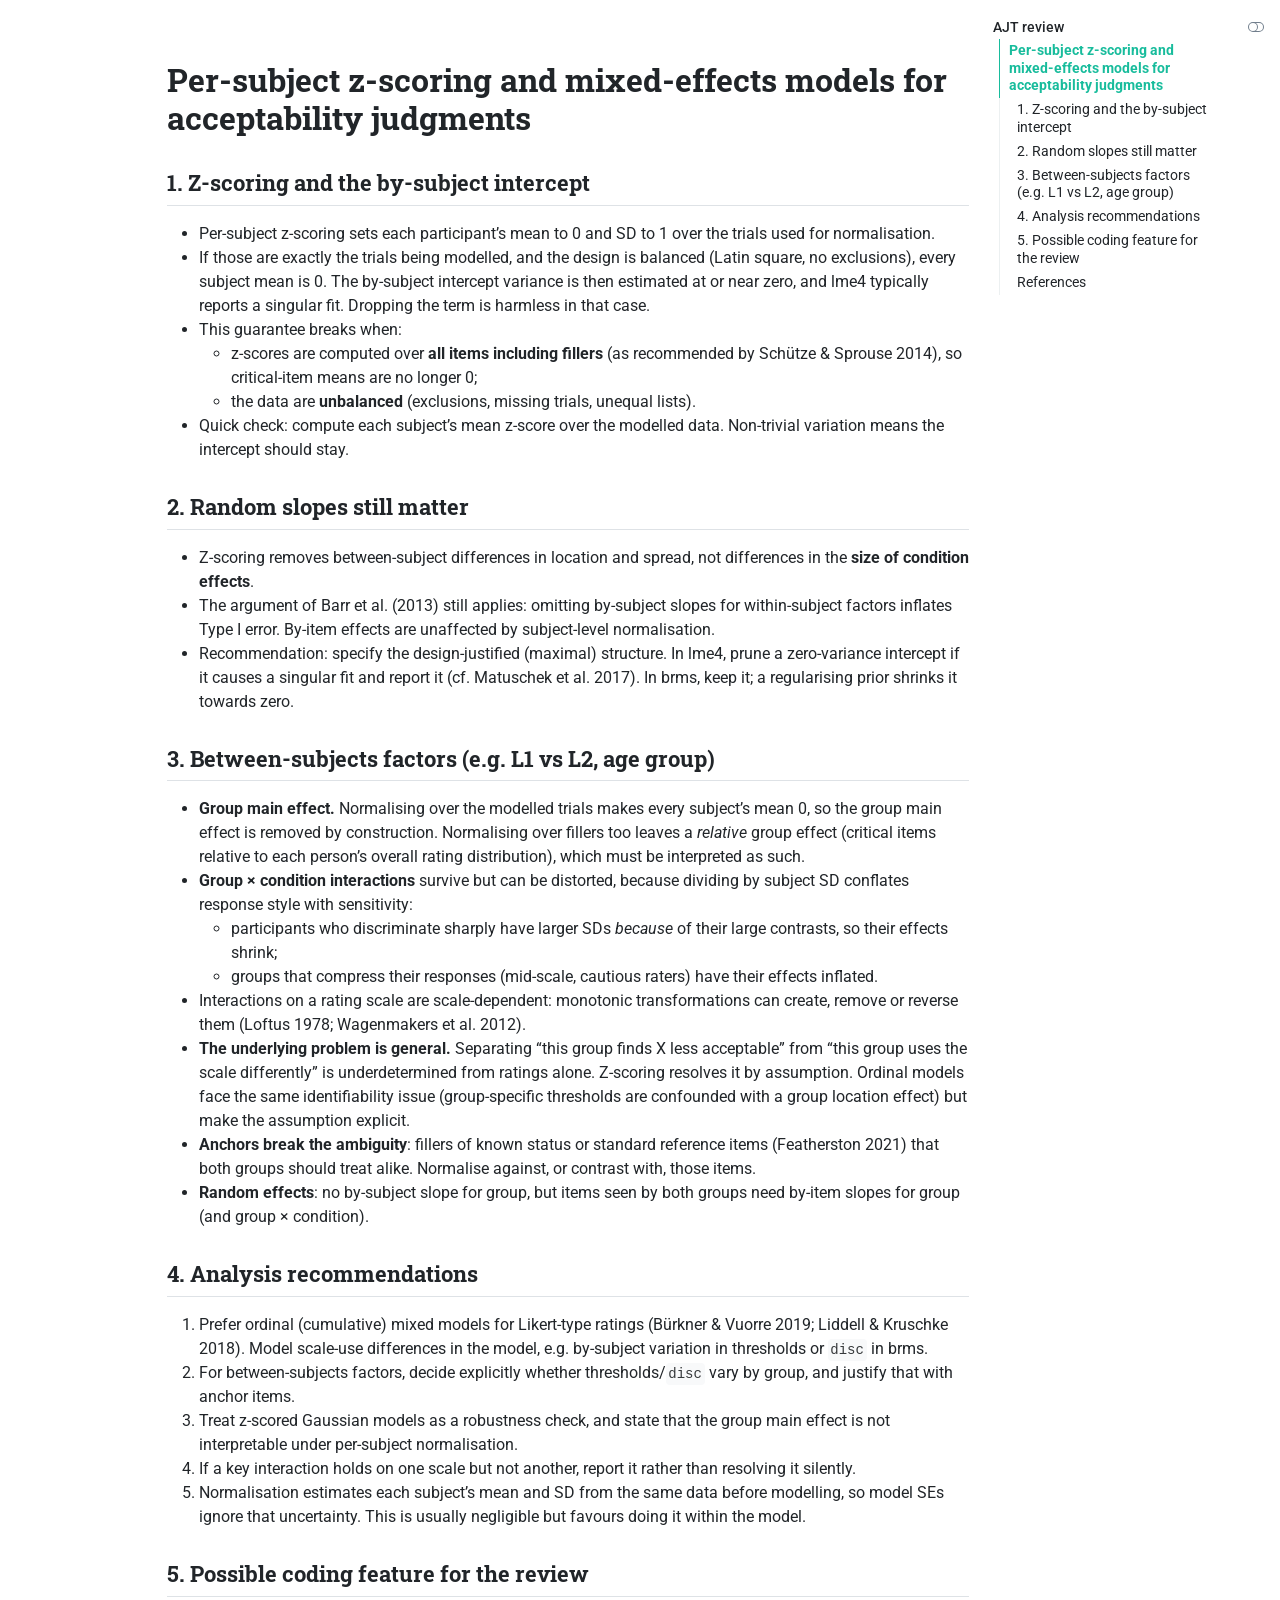
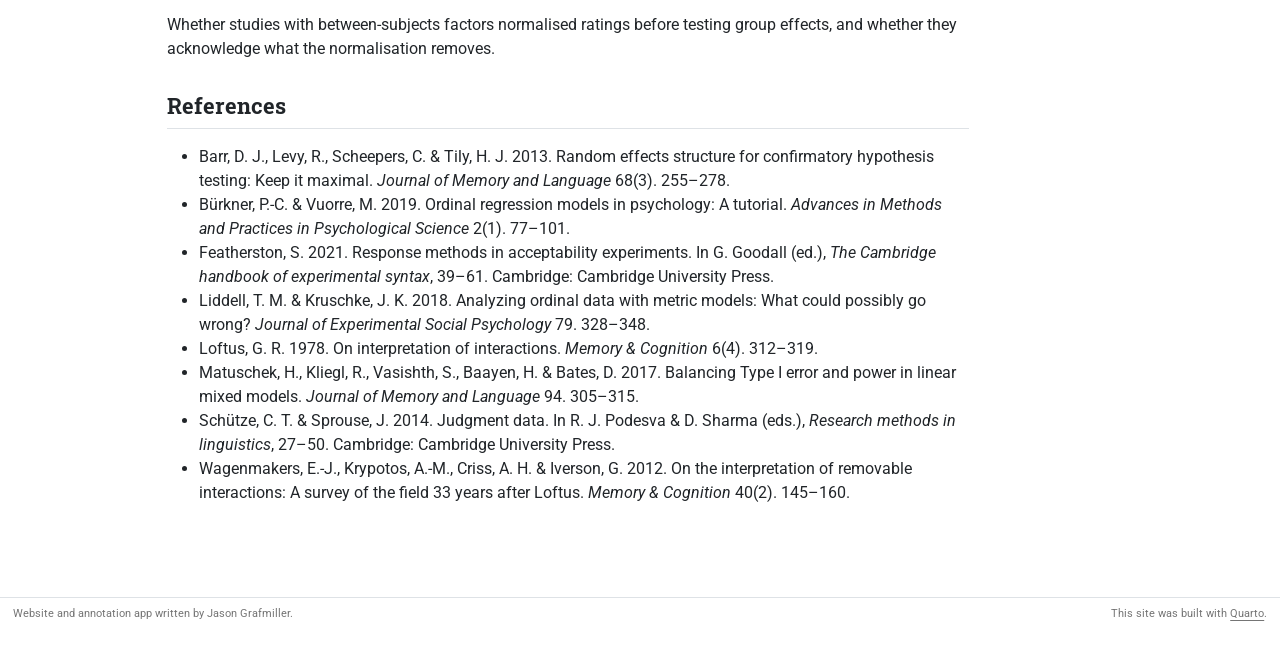
<file: docs/zscore_mixed_models_summary.html>
<!DOCTYPE html>
<html xmlns="http://www.w3.org/1999/xhtml" lang="en" xml:lang="en"><head>

<meta charset="utf-8">
<meta name="generator" content="quarto-1.6.39">

<meta name="viewport" content="width=device-width, initial-scale=1.0, user-scalable=yes">


<title>zscore_mixed_models_summary – Systematic Review of Acceptability Judgment Tasks in Theoretical Linguistics</title>
<style>
code{white-space: pre-wrap;}
span.smallcaps{font-variant: small-caps;}
div.columns{display: flex; gap: min(4vw, 1.5em);}
div.column{flex: auto; overflow-x: auto;}
div.hanging-indent{margin-left: 1.5em; text-indent: -1.5em;}
ul.task-list{list-style: none;}
ul.task-list li input[type="checkbox"] {
  width: 0.8em;
  margin: 0 0.8em 0.2em -1em; /* quarto-specific, see https://github.com/quarto-dev/quarto-cli/issues/4556 */ 
  vertical-align: middle;
}
</style>


<script src="site_libs/quarto-nav/quarto-nav.js"></script>
<script src="site_libs/quarto-nav/headroom.min.js"></script>
<script src="site_libs/clipboard/clipboard.min.js"></script>
<script src="site_libs/quarto-search/autocomplete.umd.js"></script>
<script src="site_libs/quarto-search/fuse.min.js"></script>
<script src="site_libs/quarto-search/quarto-search.js"></script>
<meta name="quarto:offset" content="./">
<link href="./_images/UoBcrest.ico" rel="icon">
<script src="site_libs/quarto-html/quarto.js"></script>
<script src="site_libs/quarto-html/popper.min.js"></script>
<script src="site_libs/quarto-html/tippy.umd.min.js"></script>
<script src="site_libs/quarto-html/anchor.min.js"></script>
<link href="site_libs/quarto-html/tippy.css" rel="stylesheet">
<link href="site_libs/quarto-html/quarto-syntax-highlighting-e26003cea8cd680ca0c55a263523d882.css" rel="stylesheet" class="quarto-color-scheme" id="quarto-text-highlighting-styles">
<link href="site_libs/quarto-html/quarto-syntax-highlighting-dark-d166b450ba5a8e9f7a0ab969bf6592c1.css" rel="prefetch" class="quarto-color-scheme quarto-color-alternate" id="quarto-text-highlighting-styles">
<script src="site_libs/bootstrap/bootstrap.min.js"></script>
<link href="site_libs/bootstrap/bootstrap-icons.css" rel="stylesheet">
<link href="site_libs/bootstrap/bootstrap-764990ff1d585a3a10b7d22651232979.min.css" rel="stylesheet" append-hash="true" class="quarto-color-scheme" id="quarto-bootstrap" data-mode="light">
<link href="site_libs/bootstrap/bootstrap-dark-3ccdc8ba0f0515c40daf8a1a4c366d2c.min.css" rel="prefetch" append-hash="true" class="quarto-color-scheme quarto-color-alternate" id="quarto-bootstrap" data-mode="dark">
<script id="quarto-search-options" type="application/json">{
  "location": "sidebar",
  "copy-button": false,
  "collapse-after": 3,
  "panel-placement": "start",
  "type": "textbox",
  "limit": 50,
  "keyboard-shortcut": [
    "f",
    "/",
    "s"
  ],
  "show-item-context": false,
  "language": {
    "search-no-results-text": "No results",
    "search-matching-documents-text": "matching documents",
    "search-copy-link-title": "Copy link to search",
    "search-hide-matches-text": "Hide additional matches",
    "search-more-match-text": "more match in this document",
    "search-more-matches-text": "more matches in this document",
    "search-clear-button-title": "Clear",
    "search-text-placeholder": "",
    "search-detached-cancel-button-title": "Cancel",
    "search-submit-button-title": "Submit",
    "search-label": "Search"
  }
}</script>
<link rel="preconnect" href="https://fonts.googleapis.com">
<link rel="preconnect" href="https://fonts.gstatic.com" crossorigin="">
<link href="https://fonts.googleapis.com/css2?family=Roboto+Serif:ital,opsz,wght@0,8..144,100;0,8..144,200;1,8..144,100;1,8..144,200&amp;family=Roboto+Slab:wght@100;200;300;400;500;600;700;800;900&amp;family=Roboto:ital,wght@0,100;0,300;0,400;0,500;0,700;0,900;1,100;1,300;1,400;1,500;1,700;1,900&amp;display=swap" rel="stylesheet">


<link rel="stylesheet" href="custom_bib.css">
</head>

<body>

<div id="quarto-search-results"></div>
<!-- content -->
<div id="quarto-content" class="quarto-container page-columns page-rows-contents page-layout-article">
<!-- sidebar -->
<!-- margin-sidebar -->
    <div id="quarto-margin-sidebar" class="sidebar margin-sidebar">
        <nav id="TOC" role="doc-toc" class="toc-active">
    <h2 id="toc-title">AJT review</h2>
   
  <ul>
  <li><a href="#per-subject-z-scoring-and-mixed-effects-models-for-acceptability-judgments" id="toc-per-subject-z-scoring-and-mixed-effects-models-for-acceptability-judgments" class="nav-link active" data-scroll-target="#per-subject-z-scoring-and-mixed-effects-models-for-acceptability-judgments">Per-subject z-scoring and mixed-effects models for acceptability judgments</a>
  <ul class="collapse">
  <li><a href="#z-scoring-and-the-by-subject-intercept" id="toc-z-scoring-and-the-by-subject-intercept" class="nav-link" data-scroll-target="#z-scoring-and-the-by-subject-intercept">1. Z-scoring and the by-subject intercept</a></li>
  <li><a href="#random-slopes-still-matter" id="toc-random-slopes-still-matter" class="nav-link" data-scroll-target="#random-slopes-still-matter">2. Random slopes still matter</a></li>
  <li><a href="#between-subjects-factors-e.g.-l1-vs-l2-age-group" id="toc-between-subjects-factors-e.g.-l1-vs-l2-age-group" class="nav-link" data-scroll-target="#between-subjects-factors-e.g.-l1-vs-l2-age-group">3. Between-subjects factors (e.g.&nbsp;L1 vs L2, age group)</a></li>
  <li><a href="#analysis-recommendations" id="toc-analysis-recommendations" class="nav-link" data-scroll-target="#analysis-recommendations">4. Analysis recommendations</a></li>
  <li><a href="#possible-coding-feature-for-the-review" id="toc-possible-coding-feature-for-the-review" class="nav-link" data-scroll-target="#possible-coding-feature-for-the-review">5. Possible coding feature for the review</a></li>
  <li><a href="#references" id="toc-references" class="nav-link" data-scroll-target="#references">References</a></li>
  </ul></li>
  </ul>
</nav>
    </div>
<!-- main -->
<main class="content" id="quarto-document-content"><header id="title-block-header" class="quarto-title-block"></header>




<section id="per-subject-z-scoring-and-mixed-effects-models-for-acceptability-judgments" class="level1">
<h1>Per-subject z-scoring and mixed-effects models for acceptability judgments</h1>
<section id="z-scoring-and-the-by-subject-intercept" class="level2">
<h2 class="anchored" data-anchor-id="z-scoring-and-the-by-subject-intercept">1. Z-scoring and the by-subject intercept</h2>
<ul>
<li>Per-subject z-scoring sets each participant’s mean to 0 and SD to 1 over the trials used for normalisation.</li>
<li>If those are exactly the trials being modelled, and the design is balanced (Latin square, no exclusions), every subject mean is 0. The by-subject intercept variance is then estimated at or near zero, and lme4 typically reports a singular fit. Dropping the term is harmless in that case.</li>
<li>This guarantee breaks when:
<ul>
<li>z-scores are computed over <strong>all items including fillers</strong> (as recommended by Schütze &amp; Sprouse 2014), so critical-item means are no longer 0;</li>
<li>the data are <strong>unbalanced</strong> (exclusions, missing trials, unequal lists).</li>
</ul></li>
<li>Quick check: compute each subject’s mean z-score over the modelled data. Non-trivial variation means the intercept should stay.</li>
</ul>
</section>
<section id="random-slopes-still-matter" class="level2">
<h2 class="anchored" data-anchor-id="random-slopes-still-matter">2. Random slopes still matter</h2>
<ul>
<li>Z-scoring removes between-subject differences in location and spread, not differences in the <strong>size of condition effects</strong>.</li>
<li>The argument of Barr et al.&nbsp;(2013) still applies: omitting by-subject slopes for within-subject factors inflates Type I error. By-item effects are unaffected by subject-level normalisation.</li>
<li>Recommendation: specify the design-justified (maximal) structure. In lme4, prune a zero-variance intercept if it causes a singular fit and report it (cf.&nbsp;Matuschek et al.&nbsp;2017). In brms, keep it; a regularising prior shrinks it towards zero.</li>
</ul>
</section>
<section id="between-subjects-factors-e.g.-l1-vs-l2-age-group" class="level2">
<h2 class="anchored" data-anchor-id="between-subjects-factors-e.g.-l1-vs-l2-age-group">3. Between-subjects factors (e.g.&nbsp;L1 vs L2, age group)</h2>
<ul>
<li><strong>Group main effect.</strong> Normalising over the modelled trials makes every subject’s mean 0, so the group main effect is removed by construction. Normalising over fillers too leaves a <em>relative</em> group effect (critical items relative to each person’s overall rating distribution), which must be interpreted as such.</li>
<li><strong>Group × condition interactions</strong> survive but can be distorted, because dividing by subject SD conflates response style with sensitivity:
<ul>
<li>participants who discriminate sharply have larger SDs <em>because</em> of their large contrasts, so their effects shrink;</li>
<li>groups that compress their responses (mid-scale, cautious raters) have their effects inflated.</li>
</ul></li>
<li>Interactions on a rating scale are scale-dependent: monotonic transformations can create, remove or reverse them (Loftus 1978; Wagenmakers et al.&nbsp;2012).</li>
<li><strong>The underlying problem is general.</strong> Separating “this group finds X less acceptable” from “this group uses the scale differently” is underdetermined from ratings alone. Z-scoring resolves it by assumption. Ordinal models face the same identifiability issue (group-specific thresholds are confounded with a group location effect) but make the assumption explicit.</li>
<li><strong>Anchors break the ambiguity</strong>: fillers of known status or standard reference items (Featherston 2021) that both groups should treat alike. Normalise against, or contrast with, those items.</li>
<li><strong>Random effects</strong>: no by-subject slope for group, but items seen by both groups need by-item slopes for group (and group × condition).</li>
</ul>
</section>
<section id="analysis-recommendations" class="level2">
<h2 class="anchored" data-anchor-id="analysis-recommendations">4. Analysis recommendations</h2>
<ol type="1">
<li>Prefer ordinal (cumulative) mixed models for Likert-type ratings (Bürkner &amp; Vuorre 2019; Liddell &amp; Kruschke 2018). Model scale-use differences in the model, e.g.&nbsp;by-subject variation in thresholds or <code>disc</code> in brms.</li>
<li>For between-subjects factors, decide explicitly whether thresholds/<code>disc</code> vary by group, and justify that with anchor items.</li>
<li>Treat z-scored Gaussian models as a robustness check, and state that the group main effect is not interpretable under per-subject normalisation.</li>
<li>If a key interaction holds on one scale but not another, report it rather than resolving it silently.</li>
<li>Normalisation estimates each subject’s mean and SD from the same data before modelling, so model SEs ignore that uncertainty. This is usually negligible but favours doing it within the model.</li>
</ol>
</section>
<section id="possible-coding-feature-for-the-review" class="level2">
<h2 class="anchored" data-anchor-id="possible-coding-feature-for-the-review">5. Possible coding feature for the review</h2>
<p>Whether studies with between-subjects factors normalised ratings before testing group effects, and whether they acknowledge what the normalisation removes.</p>
</section>
<section id="references" class="level2">
<h2 class="anchored" data-anchor-id="references">References</h2>
<ul>
<li>Barr, D. J., Levy, R., Scheepers, C. &amp; Tily, H. J. 2013. Random effects structure for confirmatory hypothesis testing: Keep it maximal. <em>Journal of Memory and Language</em> 68(3). 255–278.</li>
<li>Bürkner, P.-C. &amp; Vuorre, M. 2019. Ordinal regression models in psychology: A tutorial. <em>Advances in Methods and Practices in Psychological Science</em> 2(1). 77–101.</li>
<li>Featherston, S. 2021. Response methods in acceptability experiments. In G. Goodall (ed.), <em>The Cambridge handbook of experimental syntax</em>, 39–61. Cambridge: Cambridge University Press.</li>
<li>Liddell, T. M. &amp; Kruschke, J. K. 2018. Analyzing ordinal data with metric models: What could possibly go wrong? <em>Journal of Experimental Social Psychology</em> 79. 328–348.</li>
<li>Loftus, G. R. 1978. On interpretation of interactions. <em>Memory &amp; Cognition</em> 6(4). 312–319.</li>
<li>Matuschek, H., Kliegl, R., Vasishth, S., Baayen, H. &amp; Bates, D. 2017. Balancing Type I error and power in linear mixed models. <em>Journal of Memory and Language</em> 94. 305–315.</li>
<li>Schütze, C. T. &amp; Sprouse, J. 2014. Judgment data. In R. J. Podesva &amp; D. Sharma (eds.), <em>Research methods in linguistics</em>, 27–50. Cambridge: Cambridge University Press.</li>
<li>Wagenmakers, E.-J., Krypotos, A.-M., Criss, A. H. &amp; Iverson, G. 2012. On the interpretation of removable interactions: A survey of the field 33 years after Loftus. <em>Memory &amp; Cognition</em> 40(2). 145–160.</li>
</ul>


</section>
</section>

</main> <!-- /main -->
<script id="quarto-html-after-body" type="application/javascript">
window.document.addEventListener("DOMContentLoaded", function (event) {
  const toggleBodyColorMode = (bsSheetEl) => {
    const mode = bsSheetEl.getAttribute("data-mode");
    const bodyEl = window.document.querySelector("body");
    if (mode === "dark") {
      bodyEl.classList.add("quarto-dark");
      bodyEl.classList.remove("quarto-light");
    } else {
      bodyEl.classList.add("quarto-light");
      bodyEl.classList.remove("quarto-dark");
    }
  }
  const toggleBodyColorPrimary = () => {
    const bsSheetEl = window.document.querySelector("link#quarto-bootstrap");
    if (bsSheetEl) {
      toggleBodyColorMode(bsSheetEl);
    }
  }
  toggleBodyColorPrimary();  
  const disableStylesheet = (stylesheets) => {
    for (let i=0; i < stylesheets.length; i++) {
      const stylesheet = stylesheets[i];
      stylesheet.rel = 'prefetch';
    }
  }
  const enableStylesheet = (stylesheets) => {
    for (let i=0; i < stylesheets.length; i++) {
      const stylesheet = stylesheets[i];
      stylesheet.rel = 'stylesheet';
    }
  }
  const manageTransitions = (selector, allowTransitions) => {
    const els = window.document.querySelectorAll(selector);
    for (let i=0; i < els.length; i++) {
      const el = els[i];
      if (allowTransitions) {
        el.classList.remove('notransition');
      } else {
        el.classList.add('notransition');
      }
    }
  }
  const toggleGiscusIfUsed = (isAlternate, darkModeDefault) => {
    const baseTheme = document.querySelector('#giscus-base-theme')?.value ?? 'light';
    const alternateTheme = document.querySelector('#giscus-alt-theme')?.value ?? 'dark';
    let newTheme = '';
    if(darkModeDefault) {
      newTheme = isAlternate ? baseTheme : alternateTheme;
    } else {
      newTheme = isAlternate ? alternateTheme : baseTheme;
    }
    const changeGiscusTheme = () => {
      // From: https://github.com/giscus/giscus/issues/336
      const sendMessage = (message) => {
        const iframe = document.querySelector('iframe.giscus-frame');
        if (!iframe) return;
        iframe.contentWindow.postMessage({ giscus: message }, 'https://giscus.app');
      }
      sendMessage({
        setConfig: {
          theme: newTheme
        }
      });
    }
    const isGiscussLoaded = window.document.querySelector('iframe.giscus-frame') !== null;
    if (isGiscussLoaded) {
      changeGiscusTheme();
    }
  }
  const toggleColorMode = (alternate) => {
    // Switch the stylesheets
    const alternateStylesheets = window.document.querySelectorAll('link.quarto-color-scheme.quarto-color-alternate');
    manageTransitions('#quarto-margin-sidebar .nav-link', false);
    if (alternate) {
      enableStylesheet(alternateStylesheets);
      for (const sheetNode of alternateStylesheets) {
        if (sheetNode.id === "quarto-bootstrap") {
          toggleBodyColorMode(sheetNode);
        }
      }
    } else {
      disableStylesheet(alternateStylesheets);
      toggleBodyColorPrimary();
    }
    manageTransitions('#quarto-margin-sidebar .nav-link', true);
    // Switch the toggles
    const toggles = window.document.querySelectorAll('.quarto-color-scheme-toggle');
    for (let i=0; i < toggles.length; i++) {
      const toggle = toggles[i];
      if (toggle) {
        if (alternate) {
          toggle.classList.add("alternate");     
        } else {
          toggle.classList.remove("alternate");
        }
      }
    }
    // Hack to workaround the fact that safari doesn't
    // properly recolor the scrollbar when toggling (#1455)
    if (navigator.userAgent.indexOf('Safari') > 0 && navigator.userAgent.indexOf('Chrome') == -1) {
      manageTransitions("body", false);
      window.scrollTo(0, 1);
      setTimeout(() => {
        window.scrollTo(0, 0);
        manageTransitions("body", true);
      }, 40);  
    }
  }
  const isFileUrl = () => { 
    return window.location.protocol === 'file:';
  }
  const hasAlternateSentinel = () => {  
    let styleSentinel = getColorSchemeSentinel();
    if (styleSentinel !== null) {
      return styleSentinel === "alternate";
    } else {
      return false;
    }
  }
  const setStyleSentinel = (alternate) => {
    const value = alternate ? "alternate" : "default";
    if (!isFileUrl()) {
      window.localStorage.setItem("quarto-color-scheme", value);
    } else {
      localAlternateSentinel = value;
    }
  }
  const getColorSchemeSentinel = () => {
    if (!isFileUrl()) {
      const storageValue = window.localStorage.getItem("quarto-color-scheme");
      return storageValue != null ? storageValue : localAlternateSentinel;
    } else {
      return localAlternateSentinel;
    }
  }
  const darkModeDefault = false;
  let localAlternateSentinel = darkModeDefault ? 'alternate' : 'default';
  // Dark / light mode switch
  window.quartoToggleColorScheme = () => {
    // Read the current dark / light value 
    let toAlternate = !hasAlternateSentinel();
    toggleColorMode(toAlternate);
    setStyleSentinel(toAlternate);
    toggleGiscusIfUsed(toAlternate, darkModeDefault);
  };
  // Ensure there is a toggle, if there isn't float one in the top right
  if (window.document.querySelector('.quarto-color-scheme-toggle') === null) {
    const a = window.document.createElement('a');
    a.classList.add('top-right');
    a.classList.add('quarto-color-scheme-toggle');
    a.href = "";
    a.onclick = function() { try { window.quartoToggleColorScheme(); } catch {} return false; };
    const i = window.document.createElement("i");
    i.classList.add('bi');
    a.appendChild(i);
    window.document.body.appendChild(a);
  }
  // Switch to dark mode if need be
  if (hasAlternateSentinel()) {
    toggleColorMode(true);
  } else {
    toggleColorMode(false);
  }
  const icon = "";
  const anchorJS = new window.AnchorJS();
  anchorJS.options = {
    placement: 'right',
    icon: icon
  };
  anchorJS.add('.anchored');
  const isCodeAnnotation = (el) => {
    for (const clz of el.classList) {
      if (clz.startsWith('code-annotation-')) {                     
        return true;
      }
    }
    return false;
  }
  const onCopySuccess = function(e) {
    // button target
    const button = e.trigger;
    // don't keep focus
    button.blur();
    // flash "checked"
    button.classList.add('code-copy-button-checked');
    var currentTitle = button.getAttribute("title");
    button.setAttribute("title", "Copied!");
    let tooltip;
    if (window.bootstrap) {
      button.setAttribute("data-bs-toggle", "tooltip");
      button.setAttribute("data-bs-placement", "left");
      button.setAttribute("data-bs-title", "Copied!");
      tooltip = new bootstrap.Tooltip(button, 
        { trigger: "manual", 
          customClass: "code-copy-button-tooltip",
          offset: [0, -8]});
      tooltip.show();    
    }
    setTimeout(function() {
      if (tooltip) {
        tooltip.hide();
        button.removeAttribute("data-bs-title");
        button.removeAttribute("data-bs-toggle");
        button.removeAttribute("data-bs-placement");
      }
      button.setAttribute("title", currentTitle);
      button.classList.remove('code-copy-button-checked');
    }, 1000);
    // clear code selection
    e.clearSelection();
  }
  const getTextToCopy = function(trigger) {
      const codeEl = trigger.previousElementSibling.cloneNode(true);
      for (const childEl of codeEl.children) {
        if (isCodeAnnotation(childEl)) {
          childEl.remove();
        }
      }
      return codeEl.innerText;
  }
  const clipboard = new window.ClipboardJS('.code-copy-button:not([data-in-quarto-modal])', {
    text: getTextToCopy
  });
  clipboard.on('success', onCopySuccess);
  if (window.document.getElementById('quarto-embedded-source-code-modal')) {
    const clipboardModal = new window.ClipboardJS('.code-copy-button[data-in-quarto-modal]', {
      text: getTextToCopy,
      container: window.document.getElementById('quarto-embedded-source-code-modal')
    });
    clipboardModal.on('success', onCopySuccess);
  }
    var localhostRegex = new RegExp(/^(?:http|https):\/\/localhost\:?[0-9]*\//);
    var mailtoRegex = new RegExp(/^mailto:/);
      var filterRegex = new RegExp("https:\/\/jasongraf1\.github\.io\/ajt_review\/");
    var isInternal = (href) => {
        return filterRegex.test(href) || localhostRegex.test(href) || mailtoRegex.test(href);
    }
    // Inspect non-navigation links and adorn them if external
 	var links = window.document.querySelectorAll('a[href]:not(.nav-link):not(.navbar-brand):not(.toc-action):not(.sidebar-link):not(.sidebar-item-toggle):not(.pagination-link):not(.no-external):not([aria-hidden]):not(.dropdown-item):not(.quarto-navigation-tool):not(.about-link)');
    for (var i=0; i<links.length; i++) {
      const link = links[i];
      if (!isInternal(link.href)) {
        // undo the damage that might have been done by quarto-nav.js in the case of
        // links that we want to consider external
        if (link.dataset.originalHref !== undefined) {
          link.href = link.dataset.originalHref;
        }
      }
    }
  function tippyHover(el, contentFn, onTriggerFn, onUntriggerFn) {
    const config = {
      allowHTML: true,
      maxWidth: 500,
      delay: 100,
      arrow: false,
      appendTo: function(el) {
          return el.parentElement;
      },
      interactive: true,
      interactiveBorder: 10,
      theme: 'quarto',
      placement: 'bottom-start',
    };
    if (contentFn) {
      config.content = contentFn;
    }
    if (onTriggerFn) {
      config.onTrigger = onTriggerFn;
    }
    if (onUntriggerFn) {
      config.onUntrigger = onUntriggerFn;
    }
    window.tippy(el, config); 
  }
  const noterefs = window.document.querySelectorAll('a[role="doc-noteref"]');
  for (var i=0; i<noterefs.length; i++) {
    const ref = noterefs[i];
    tippyHover(ref, function() {
      // use id or data attribute instead here
      let href = ref.getAttribute('data-footnote-href') || ref.getAttribute('href');
      try { href = new URL(href).hash; } catch {}
      const id = href.replace(/^#\/?/, "");
      const note = window.document.getElementById(id);
      if (note) {
        return note.innerHTML;
      } else {
        return "";
      }
    });
  }
  const xrefs = window.document.querySelectorAll('a.quarto-xref');
  const processXRef = (id, note) => {
    // Strip column container classes
    const stripColumnClz = (el) => {
      el.classList.remove("page-full", "page-columns");
      if (el.children) {
        for (const child of el.children) {
          stripColumnClz(child);
        }
      }
    }
    stripColumnClz(note)
    if (id === null || id.startsWith('sec-')) {
      // Special case sections, only their first couple elements
      const container = document.createElement("div");
      if (note.children && note.children.length > 2) {
        container.appendChild(note.children[0].cloneNode(true));
        for (let i = 1; i < note.children.length; i++) {
          const child = note.children[i];
          if (child.tagName === "P" && child.innerText === "") {
            continue;
          } else {
            container.appendChild(child.cloneNode(true));
            break;
          }
        }
        if (window.Quarto?.typesetMath) {
          window.Quarto.typesetMath(container);
        }
        return container.innerHTML
      } else {
        if (window.Quarto?.typesetMath) {
          window.Quarto.typesetMath(note);
        }
        return note.innerHTML;
      }
    } else {
      // Remove any anchor links if they are present
      const anchorLink = note.querySelector('a.anchorjs-link');
      if (anchorLink) {
        anchorLink.remove();
      }
      if (window.Quarto?.typesetMath) {
        window.Quarto.typesetMath(note);
      }
      if (note.classList.contains("callout")) {
        return note.outerHTML;
      } else {
        return note.innerHTML;
      }
    }
  }
  for (var i=0; i<xrefs.length; i++) {
    const xref = xrefs[i];
    tippyHover(xref, undefined, function(instance) {
      instance.disable();
      let url = xref.getAttribute('href');
      let hash = undefined; 
      if (url.startsWith('#')) {
        hash = url;
      } else {
        try { hash = new URL(url).hash; } catch {}
      }
      if (hash) {
        const id = hash.replace(/^#\/?/, "");
        const note = window.document.getElementById(id);
        if (note !== null) {
          try {
            const html = processXRef(id, note.cloneNode(true));
            instance.setContent(html);
          } finally {
            instance.enable();
            instance.show();
          }
        } else {
          // See if we can fetch this
          fetch(url.split('#')[0])
          .then(res => res.text())
          .then(html => {
            const parser = new DOMParser();
            const htmlDoc = parser.parseFromString(html, "text/html");
            const note = htmlDoc.getElementById(id);
            if (note !== null) {
              const html = processXRef(id, note);
              instance.setContent(html);
            } 
          }).finally(() => {
            instance.enable();
            instance.show();
          });
        }
      } else {
        // See if we can fetch a full url (with no hash to target)
        // This is a special case and we should probably do some content thinning / targeting
        fetch(url)
        .then(res => res.text())
        .then(html => {
          const parser = new DOMParser();
          const htmlDoc = parser.parseFromString(html, "text/html");
          const note = htmlDoc.querySelector('main.content');
          if (note !== null) {
            // This should only happen for chapter cross references
            // (since there is no id in the URL)
            // remove the first header
            if (note.children.length > 0 && note.children[0].tagName === "HEADER") {
              note.children[0].remove();
            }
            const html = processXRef(null, note);
            instance.setContent(html);
          } 
        }).finally(() => {
          instance.enable();
          instance.show();
        });
      }
    }, function(instance) {
    });
  }
      let selectedAnnoteEl;
      const selectorForAnnotation = ( cell, annotation) => {
        let cellAttr = 'data-code-cell="' + cell + '"';
        let lineAttr = 'data-code-annotation="' +  annotation + '"';
        const selector = 'span[' + cellAttr + '][' + lineAttr + ']';
        return selector;
      }
      const selectCodeLines = (annoteEl) => {
        const doc = window.document;
        const targetCell = annoteEl.getAttribute("data-target-cell");
        const targetAnnotation = annoteEl.getAttribute("data-target-annotation");
        const annoteSpan = window.document.querySelector(selectorForAnnotation(targetCell, targetAnnotation));
        const lines = annoteSpan.getAttribute("data-code-lines").split(",");
        const lineIds = lines.map((line) => {
          return targetCell + "-" + line;
        })
        let top = null;
        let height = null;
        let parent = null;
        if (lineIds.length > 0) {
            //compute the position of the single el (top and bottom and make a div)
            const el = window.document.getElementById(lineIds[0]);
            top = el.offsetTop;
            height = el.offsetHeight;
            parent = el.parentElement.parentElement;
          if (lineIds.length > 1) {
            const lastEl = window.document.getElementById(lineIds[lineIds.length - 1]);
            const bottom = lastEl.offsetTop + lastEl.offsetHeight;
            height = bottom - top;
          }
          if (top !== null && height !== null && parent !== null) {
            // cook up a div (if necessary) and position it 
            let div = window.document.getElementById("code-annotation-line-highlight");
            if (div === null) {
              div = window.document.createElement("div");
              div.setAttribute("id", "code-annotation-line-highlight");
              div.style.position = 'absolute';
              parent.appendChild(div);
            }
            div.style.top = top - 2 + "px";
            div.style.height = height + 4 + "px";
            div.style.left = 0;
            let gutterDiv = window.document.getElementById("code-annotation-line-highlight-gutter");
            if (gutterDiv === null) {
              gutterDiv = window.document.createElement("div");
              gutterDiv.setAttribute("id", "code-annotation-line-highlight-gutter");
              gutterDiv.style.position = 'absolute';
              const codeCell = window.document.getElementById(targetCell);
              const gutter = codeCell.querySelector('.code-annotation-gutter');
              gutter.appendChild(gutterDiv);
            }
            gutterDiv.style.top = top - 2 + "px";
            gutterDiv.style.height = height + 4 + "px";
          }
          selectedAnnoteEl = annoteEl;
        }
      };
      const unselectCodeLines = () => {
        const elementsIds = ["code-annotation-line-highlight", "code-annotation-line-highlight-gutter"];
        elementsIds.forEach((elId) => {
          const div = window.document.getElementById(elId);
          if (div) {
            div.remove();
          }
        });
        selectedAnnoteEl = undefined;
      };
        // Handle positioning of the toggle
    window.addEventListener(
      "resize",
      throttle(() => {
        elRect = undefined;
        if (selectedAnnoteEl) {
          selectCodeLines(selectedAnnoteEl);
        }
      }, 10)
    );
    function throttle(fn, ms) {
    let throttle = false;
    let timer;
      return (...args) => {
        if(!throttle) { // first call gets through
            fn.apply(this, args);
            throttle = true;
        } else { // all the others get throttled
            if(timer) clearTimeout(timer); // cancel #2
            timer = setTimeout(() => {
              fn.apply(this, args);
              timer = throttle = false;
            }, ms);
        }
      };
    }
      // Attach click handler to the DT
      const annoteDls = window.document.querySelectorAll('dt[data-target-cell]');
      for (const annoteDlNode of annoteDls) {
        annoteDlNode.addEventListener('click', (event) => {
          const clickedEl = event.target;
          if (clickedEl !== selectedAnnoteEl) {
            unselectCodeLines();
            const activeEl = window.document.querySelector('dt[data-target-cell].code-annotation-active');
            if (activeEl) {
              activeEl.classList.remove('code-annotation-active');
            }
            selectCodeLines(clickedEl);
            clickedEl.classList.add('code-annotation-active');
          } else {
            // Unselect the line
            unselectCodeLines();
            clickedEl.classList.remove('code-annotation-active');
          }
        });
      }
  const findCites = (el) => {
    const parentEl = el.parentElement;
    if (parentEl) {
      const cites = parentEl.dataset.cites;
      if (cites) {
        return {
          el,
          cites: cites.split(' ')
        };
      } else {
        return findCites(el.parentElement)
      }
    } else {
      return undefined;
    }
  };
  var bibliorefs = window.document.querySelectorAll('a[role="doc-biblioref"]');
  for (var i=0; i<bibliorefs.length; i++) {
    const ref = bibliorefs[i];
    const citeInfo = findCites(ref);
    if (citeInfo) {
      tippyHover(citeInfo.el, function() {
        var popup = window.document.createElement('div');
        citeInfo.cites.forEach(function(cite) {
          var citeDiv = window.document.createElement('div');
          citeDiv.classList.add('hanging-indent');
          citeDiv.classList.add('csl-entry');
          var biblioDiv = window.document.getElementById('ref-' + cite);
          if (biblioDiv) {
            citeDiv.innerHTML = biblioDiv.innerHTML;
          }
          popup.appendChild(citeDiv);
        });
        return popup.innerHTML;
      });
    }
  }
});
</script>
</div> <!-- /content -->
<footer class="footer">
  <div class="nav-footer">
    <div class="nav-footer-left">
<p>Website and annotation app written by Jason Grafmiller.</p>
</div>   
    <div class="nav-footer-center">
      &nbsp;
    </div>
    <div class="nav-footer-right">
<p>This site was built with <a href="https://quarto.org/">Quarto</a>.</p>
</div>
  </div>
</footer>




</body></html>
</file>
<file: docs/site_libs/quarto-html/tippy.css>
.tippy-box[data-animation=fade][data-state=hidden]{opacity:0}[data-tippy-root]{max-width:calc(100vw - 10px)}.tippy-box{position:relative;background-color:#333;color:#fff;border-radius:4px;font-size:14px;line-height:1.4;white-space:normal;outline:0;transition-property:transform,visibility,opacity}.tippy-box[data-placement^=top]>.tippy-arrow{bottom:0}.tippy-box[data-placement^=top]>.tippy-arrow:before{bottom:-7px;left:0;border-width:8px 8px 0;border-top-color:initial;transform-origin:center top}.tippy-box[data-placement^=bottom]>.tippy-arrow{top:0}.tippy-box[data-placement^=bottom]>.tippy-arrow:before{top:-7px;left:0;border-width:0 8px 8px;border-bottom-color:initial;transform-origin:center bottom}.tippy-box[data-placement^=left]>.tippy-arrow{right:0}.tippy-box[data-placement^=left]>.tippy-arrow:before{border-width:8px 0 8px 8px;border-left-color:initial;right:-7px;transform-origin:center left}.tippy-box[data-placement^=right]>.tippy-arrow{left:0}.tippy-box[data-placement^=right]>.tippy-arrow:before{left:-7px;border-width:8px 8px 8px 0;border-right-color:initial;transform-origin:center right}.tippy-box[data-inertia][data-state=visible]{transition-timing-function:cubic-bezier(.54,1.5,.38,1.11)}.tippy-arrow{width:16px;height:16px;color:#333}.tippy-arrow:before{content:"";position:absolute;border-color:transparent;border-style:solid}.tippy-content{position:relative;padding:5px 9px;z-index:1}
</file>
<file: docs/site_libs/quarto-html/quarto-syntax-highlighting-e26003cea8cd680ca0c55a263523d882.css>
/* quarto syntax highlight colors */
:root {
  --quarto-hl-ot-color: #003B4F;
  --quarto-hl-at-color: #657422;
  --quarto-hl-ss-color: #20794D;
  --quarto-hl-an-color: #5E5E5E;
  --quarto-hl-fu-color: #4758AB;
  --quarto-hl-st-color: #20794D;
  --quarto-hl-cf-color: #003B4F;
  --quarto-hl-op-color: #5E5E5E;
  --quarto-hl-er-color: #AD0000;
  --quarto-hl-bn-color: #AD0000;
  --quarto-hl-al-color: #AD0000;
  --quarto-hl-va-color: #111111;
  --quarto-hl-bu-color: inherit;
  --quarto-hl-ex-color: inherit;
  --quarto-hl-pp-color: #AD0000;
  --quarto-hl-in-color: #5E5E5E;
  --quarto-hl-vs-color: #20794D;
  --quarto-hl-wa-color: #5E5E5E;
  --quarto-hl-do-color: #5E5E5E;
  --quarto-hl-im-color: #00769E;
  --quarto-hl-ch-color: #20794D;
  --quarto-hl-dt-color: #AD0000;
  --quarto-hl-fl-color: #AD0000;
  --quarto-hl-co-color: #5E5E5E;
  --quarto-hl-cv-color: #5E5E5E;
  --quarto-hl-cn-color: #8f5902;
  --quarto-hl-sc-color: #5E5E5E;
  --quarto-hl-dv-color: #AD0000;
  --quarto-hl-kw-color: #003B4F;
}

/* other quarto variables */
:root {
  --quarto-font-monospace: SFMono-Regular, Menlo, Monaco, Consolas, "Liberation Mono", "Courier New", monospace;
}

pre > code.sourceCode > span {
  color: #003B4F;
}

code span {
  color: #003B4F;
}

code.sourceCode > span {
  color: #003B4F;
}

div.sourceCode,
div.sourceCode pre.sourceCode {
  color: #003B4F;
}

code span.ot {
  color: #003B4F;
  font-style: inherit;
}

code span.at {
  color: #657422;
  font-style: inherit;
}

code span.ss {
  color: #20794D;
  font-style: inherit;
}

code span.an {
  color: #5E5E5E;
  font-style: inherit;
}

code span.fu {
  color: #4758AB;
  font-style: inherit;
}

code span.st {
  color: #20794D;
  font-style: inherit;
}

code span.cf {
  color: #003B4F;
  font-weight: bold;
  font-style: inherit;
}

code span.op {
  color: #5E5E5E;
  font-style: inherit;
}

code span.er {
  color: #AD0000;
  font-style: inherit;
}

code span.bn {
  color: #AD0000;
  font-style: inherit;
}

code span.al {
  color: #AD0000;
  font-style: inherit;
}

code span.va {
  color: #111111;
  font-style: inherit;
}

code span.bu {
  font-style: inherit;
}

code span.ex {
  font-style: inherit;
}

code span.pp {
  color: #AD0000;
  font-style: inherit;
}

code span.in {
  color: #5E5E5E;
  font-style: inherit;
}

code span.vs {
  color: #20794D;
  font-style: inherit;
}

code span.wa {
  color: #5E5E5E;
  font-style: italic;
}

code span.do {
  color: #5E5E5E;
  font-style: italic;
}

code span.im {
  color: #00769E;
  font-style: inherit;
}

code span.ch {
  color: #20794D;
  font-style: inherit;
}

code span.dt {
  color: #AD0000;
  font-style: inherit;
}

code span.fl {
  color: #AD0000;
  font-style: inherit;
}

code span.co {
  color: #5E5E5E;
  font-style: inherit;
}

code span.cv {
  color: #5E5E5E;
  font-style: italic;
}

code span.cn {
  color: #8f5902;
  font-style: inherit;
}

code span.sc {
  color: #5E5E5E;
  font-style: inherit;
}

code span.dv {
  color: #AD0000;
  font-style: inherit;
}

code span.kw {
  color: #003B4F;
  font-weight: bold;
  font-style: inherit;
}

.prevent-inlining {
  content: "</";
}

/*# sourceMappingURL=e90e9ab646ea9b1aaa61e089606e0f97.css.map */
</file>
<file: docs/site_libs/quarto-html/quarto-syntax-highlighting-dark-d166b450ba5a8e9f7a0ab969bf6592c1.css>
/* quarto syntax highlight colors */
:root {
  --quarto-hl-al-color: #f07178;
  --quarto-hl-an-color: #d4d0ab;
  --quarto-hl-at-color: #00e0e0;
  --quarto-hl-bn-color: #d4d0ab;
  --quarto-hl-bu-color: #abe338;
  --quarto-hl-ch-color: #abe338;
  --quarto-hl-co-color: #f8f8f2;
  --quarto-hl-cv-color: #ffd700;
  --quarto-hl-cn-color: #ffd700;
  --quarto-hl-cf-color: #ffa07a;
  --quarto-hl-dt-color: #ffa07a;
  --quarto-hl-dv-color: #d4d0ab;
  --quarto-hl-do-color: #f8f8f2;
  --quarto-hl-er-color: #f07178;
  --quarto-hl-ex-color: #00e0e0;
  --quarto-hl-fl-color: #d4d0ab;
  --quarto-hl-fu-color: #ffa07a;
  --quarto-hl-im-color: #abe338;
  --quarto-hl-in-color: #d4d0ab;
  --quarto-hl-kw-color: #ffa07a;
  --quarto-hl-op-color: #ffa07a;
  --quarto-hl-ot-color: #00e0e0;
  --quarto-hl-pp-color: #dcc6e0;
  --quarto-hl-re-color: #00e0e0;
  --quarto-hl-sc-color: #abe338;
  --quarto-hl-ss-color: #abe338;
  --quarto-hl-st-color: #abe338;
  --quarto-hl-va-color: #00e0e0;
  --quarto-hl-vs-color: #abe338;
  --quarto-hl-wa-color: #dcc6e0;
}

/* other quarto variables */
:root {
  --quarto-font-monospace: SFMono-Regular, Menlo, Monaco, Consolas, "Liberation Mono", "Courier New", monospace;
}

code span.al {
  background-color: #2a0f15;
  font-weight: bold;
  color: #f07178;
}

code span.an {
  color: #d4d0ab;
}

code span.at {
  color: #00e0e0;
}

code span.bn {
  color: #d4d0ab;
}

code span.bu {
  color: #abe338;
}

code span.ch {
  color: #abe338;
}

code span.co {
  font-style: italic;
  color: #f8f8f2;
}

code span.cv {
  color: #ffd700;
}

code span.cn {
  color: #ffd700;
}

code span.cf {
  font-weight: bold;
  color: #ffa07a;
}

code span.dt {
  color: #ffa07a;
}

code span.dv {
  color: #d4d0ab;
}

code span.do {
  color: #f8f8f2;
}

code span.er {
  color: #f07178;
  text-decoration: underline;
}

code span.ex {
  font-weight: bold;
  color: #00e0e0;
}

code span.fl {
  color: #d4d0ab;
}

code span.fu {
  color: #ffa07a;
}

code span.im {
  color: #abe338;
}

code span.in {
  color: #d4d0ab;
}

code span.kw {
  font-weight: bold;
  color: #ffa07a;
}

pre > code.sourceCode > span {
  color: #f8f8f2;
}

code span {
  color: #f8f8f2;
}

code.sourceCode > span {
  color: #f8f8f2;
}

div.sourceCode,
div.sourceCode pre.sourceCode {
  color: #f8f8f2;
}

code span.op {
  color: #ffa07a;
}

code span.ot {
  color: #00e0e0;
}

code span.pp {
  color: #dcc6e0;
}

code span.re {
  background-color: #f8f8f2;
  color: #00e0e0;
}

code span.sc {
  color: #abe338;
}

code span.ss {
  color: #abe338;
}

code span.st {
  color: #abe338;
}

code span.va {
  color: #00e0e0;
}

code span.vs {
  color: #abe338;
}

code span.wa {
  color: #dcc6e0;
}

.prevent-inlining {
  content: "</";
}

/*# sourceMappingURL=72bb05760472c1bb0bbb1d76e21bc2a0.css.map */
</file>
<file: docs/site_libs/htmltools-fill-0.5.9/fill.css>
@layer htmltools {
  .html-fill-container {
    display: flex;
    flex-direction: column;
    /* Prevent the container from expanding vertically or horizontally beyond its
    parent's constraints. */
    min-height: 0;
    min-width: 0;
  }
  .html-fill-container > .html-fill-item {
    /* Fill items can grow and shrink freely within
    available vertical space in fillable container */
    flex: 1 1 auto;
    min-height: 0;
    min-width: 0;
  }
  .html-fill-container > :not(.html-fill-item) {
    /* Prevent shrinking or growing of non-fill items */
    flex: 0 0 auto;
  }
}
</file>
<file: docs/site_libs/plotly-htmlwidgets-css-2.25.2/plotly-htmlwidgets.css>
/*
just here so that plotly works
correctly with ioslides.
see https://github.com/ropensci/plotly/issues/463
*/

slide:not(.current) .plotly.html-widget{
  display: none;
}
</file>
<file: docs/custom_bib.css>
/*-- scss:defaults --*/
/*-- scss:fonts --*/

h1, h2, h3 {
  font-family: "Roboto Slab", "Roboto", "Helvetica Neue", Helvetica, sans-serif;
  font-weight: 700;
}

body {
  font-family: Roboto;
}

.csl-entry{
  padding-bottom: 10pt;
  padding-left: 40px;
  text-indent: -40px;
  font-weight: 400;
}

/*
p, li {
  font-weight: 500;
}
*/

.footer {
  /* font-weight: 500; */
  font-size: 80%;
  text-align: center;
  margin-left: auto;
  margin-right: auto;
}

.sourceCode {
  font-weight: 400;
}

blockquote p {
  font-style: normal;
}
</file>
<file: docs/site_libs/crosstalk-1.2.2/css/crosstalk.min.css>
.container-fluid.crosstalk-bscols{margin-left:-30px;margin-right:-30px;white-space:normal}body>.container-fluid.crosstalk-bscols{margin-left:auto;margin-right:auto}.crosstalk-input-checkboxgroup .crosstalk-options-group .crosstalk-options-column{display:inline-block;padding-right:12px;vertical-align:top}@media only screen and (max-width: 480px){.crosstalk-input-checkboxgroup .crosstalk-options-group .crosstalk-options-column{display:block;padding-right:inherit}}.crosstalk-input{margin-bottom:15px}.crosstalk-input .control-label{margin-bottom:0;vertical-align:middle}.crosstalk-input input[type="checkbox"]{margin:4px 0 0;margin-top:1px;line-height:normal}.crosstalk-input .checkbox{position:relative;display:block;margin-top:10px;margin-bottom:10px}.crosstalk-input .checkbox>label{padding-left:20px;margin-bottom:0;font-weight:400;cursor:pointer}.crosstalk-input .checkbox input[type="checkbox"],.crosstalk-input .checkbox-inline input[type="checkbox"]{position:absolute;margin-top:2px;margin-left:-20px}.crosstalk-input .checkbox+.checkbox{margin-top:-5px}.crosstalk-input .checkbox-inline{position:relative;display:inline-block;padding-left:20px;margin-bottom:0;font-weight:400;vertical-align:middle;cursor:pointer}.crosstalk-input .checkbox-inline+.checkbox-inline{margin-top:0;margin-left:10px}
</file>
